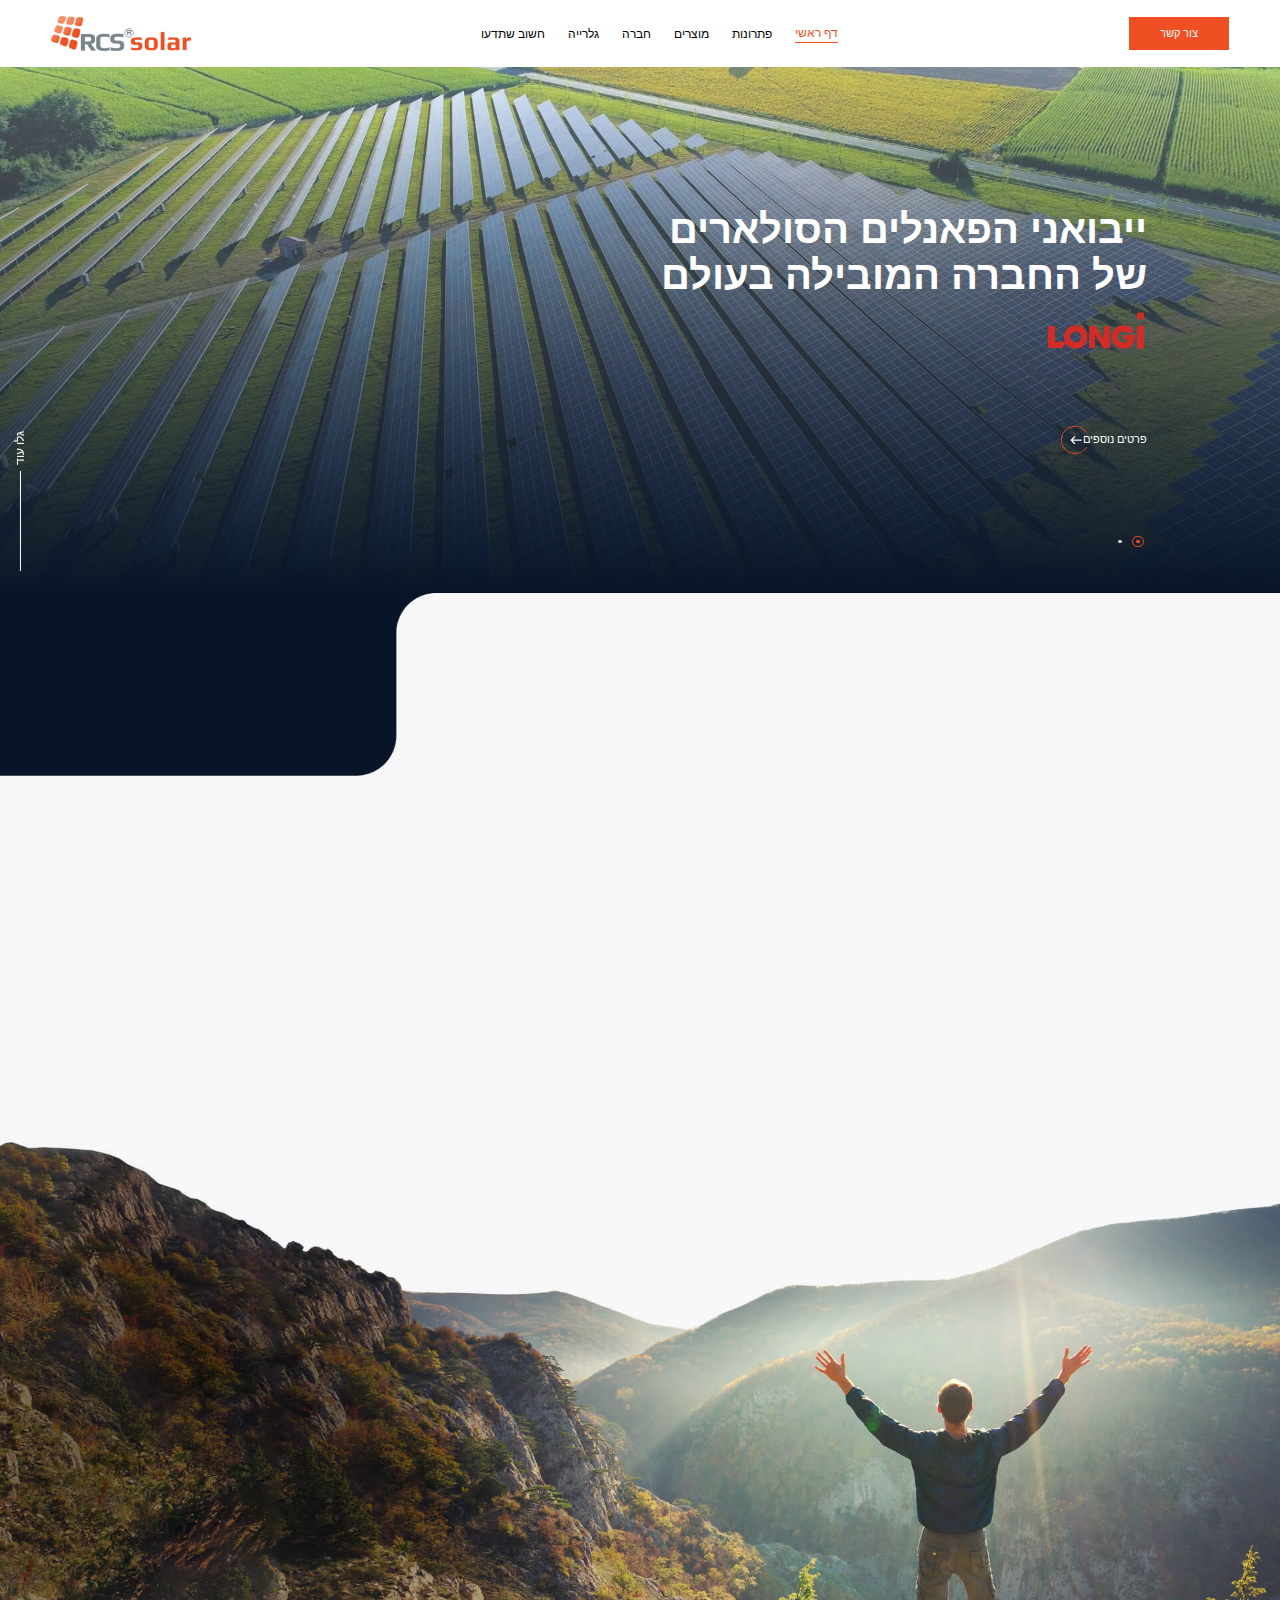
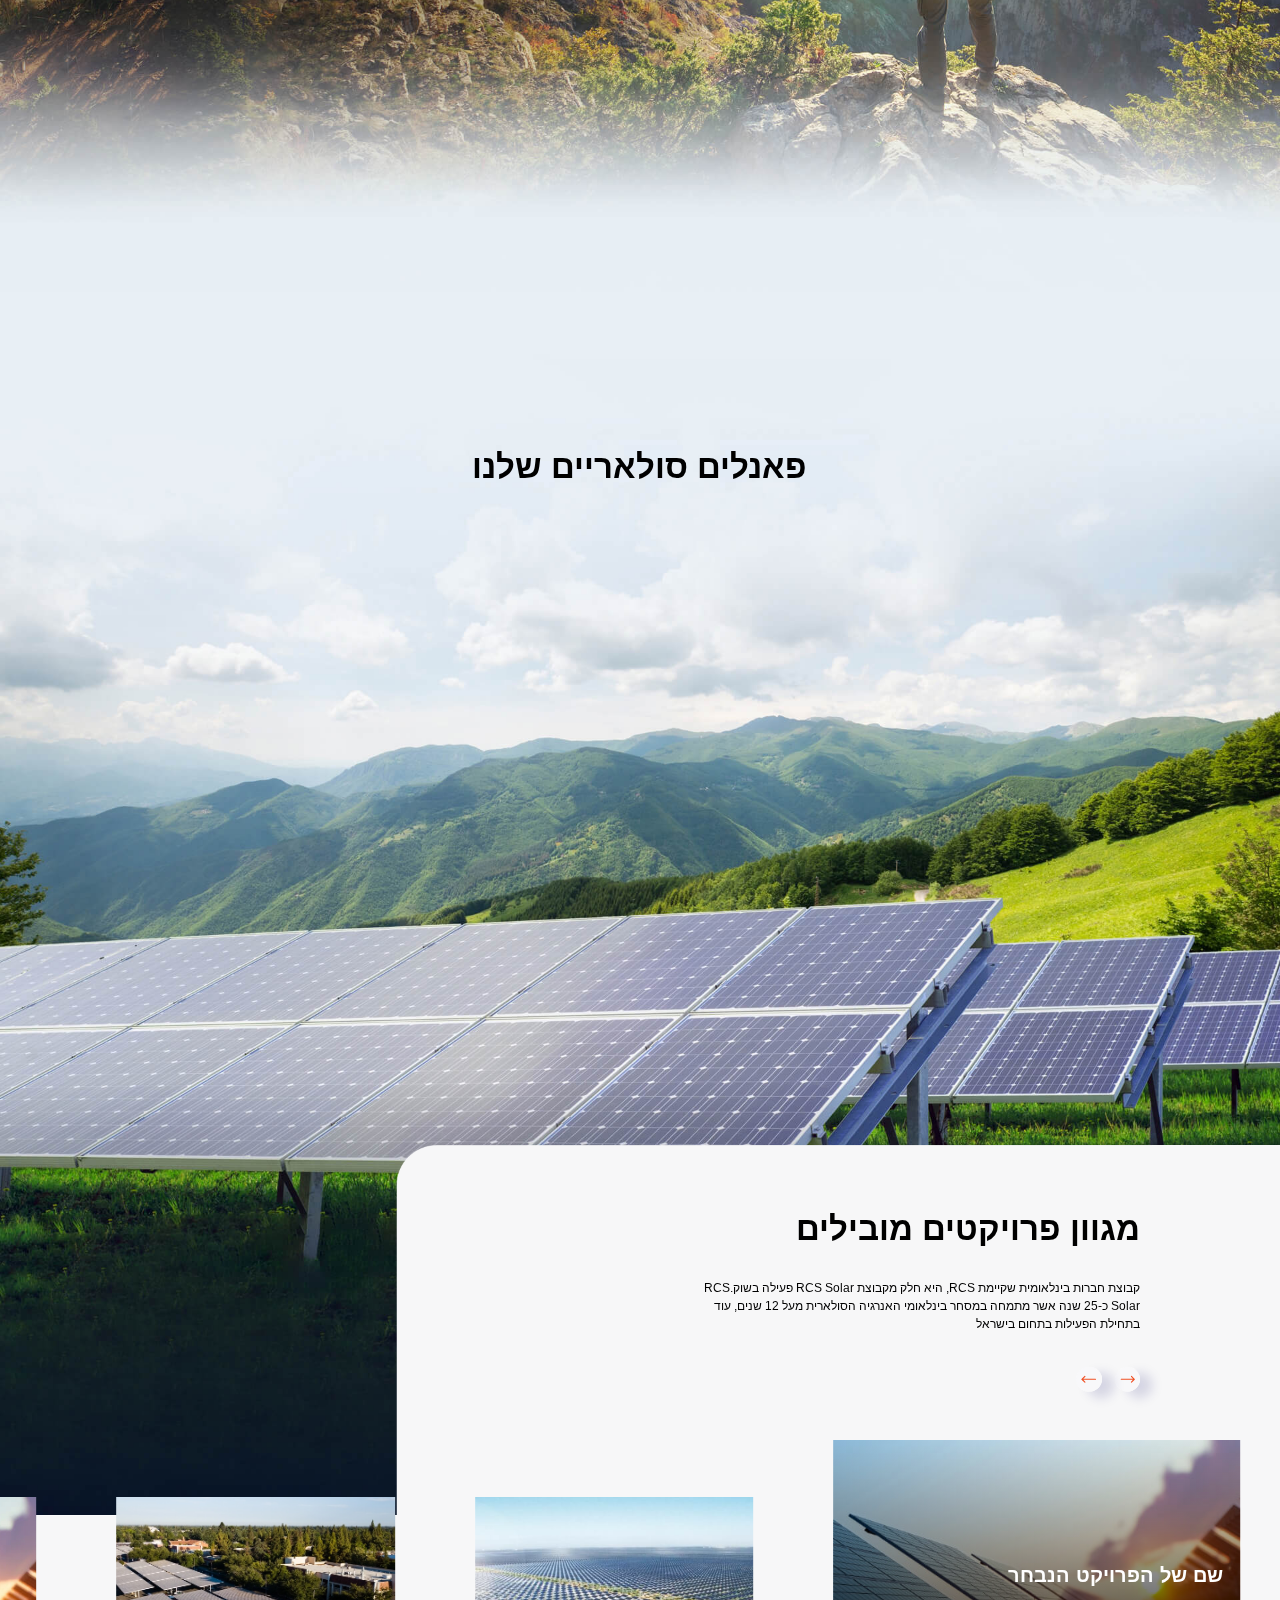
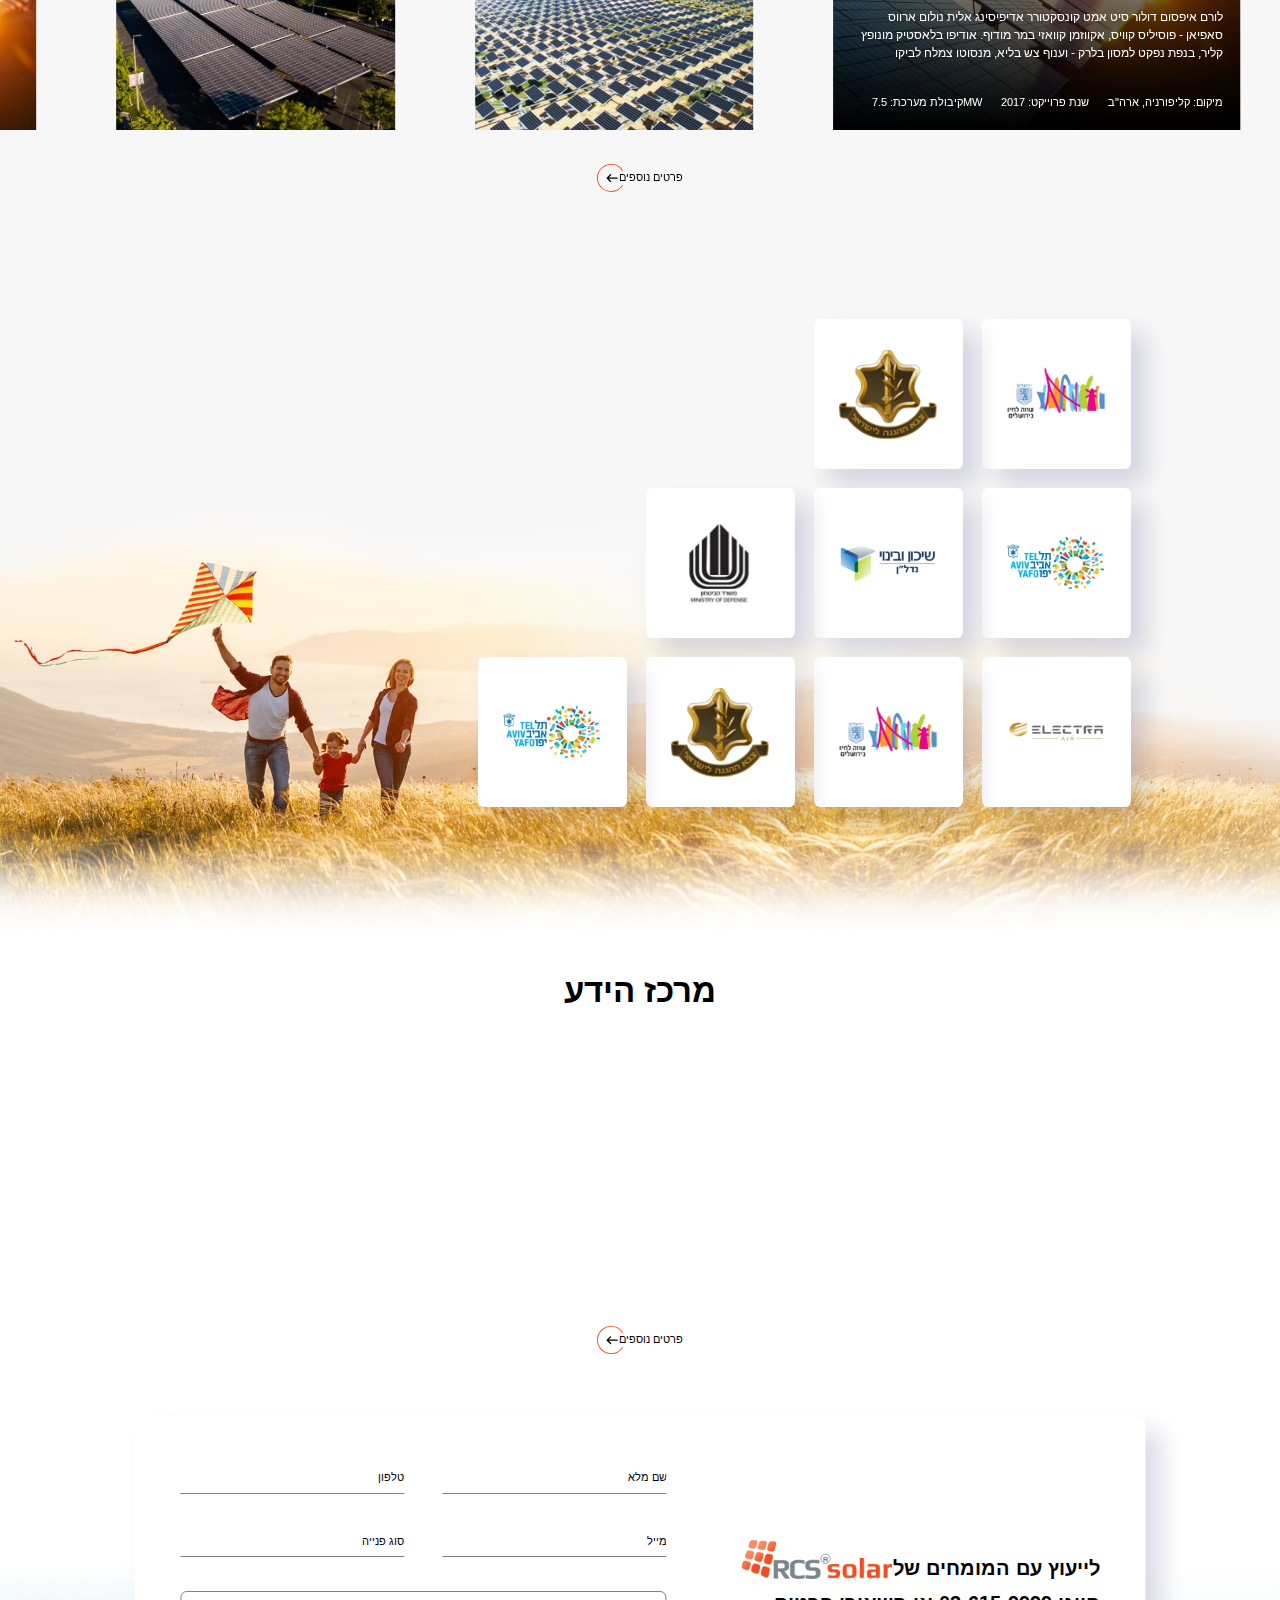
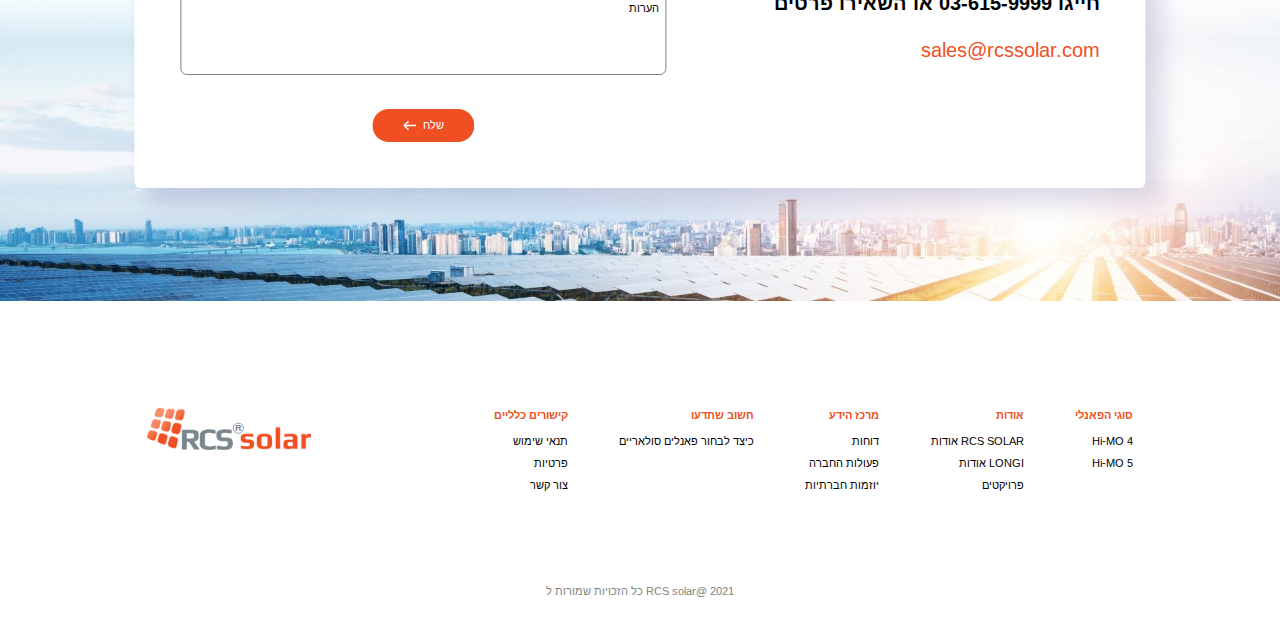
<file: index.html>
<!DOCTYPE html>
<html lang="he-IL" dir="rtl">

<head>
  <!-- Meta -->
  <meta charset="UTF-8">
  <meta name="viewport" content="width=device-width, initial-scale=1.0">
  <meta name="description" content="RCS - Solar">
  <title>RCS - Solar</title>

  <!-- Font -->
  <link rel="preconnect" href="https://fonts.googleapis.com">
  <link rel="preconnect" href="https://fonts.gstatic.com" crossorigin>
  <link href="https://fonts.googleapis.com/css2?family=Arimo:wght@400;700&display=swap" rel="stylesheet">

  <!-- Style (Vendor) -->
  <link rel="stylesheet" href="css/swiper-bundle.min.css">
  <link rel="stylesheet" href="css/aos.css">
  <link rel="stylesheet" href="css/elevate-framework.css">

  <!-- Style -->
  <link rel="stylesheet" href="css/style.css">

  <!-- Favicon -->
  <link rel="icon" href="img/favicon.png">
</head>

<body class="homepage">

  <!-- Header -->
  <header class="header">
    <div class="container">
      <!-- Contact -->
      <div class="header-contact">
        <a href="#" class="btn btn-primary">צור קשר</a>
      </div>
      <!-- Hamburger -->
      <div class="header-hamburger d-mobile">
        <a href="#">
          <img src="img/icons/hamburger.svg" alt="rcs-icon">
        </a>
      </div>
      <!-- Links -->
      <div class="header-links">
        <!-- Accordion -->
        <div class="accordion">
          <!-- Collapsible -->
          <div class="collapsible">
            <!-- Toggler -->
            <div class="collapse-toggler f-d-18 f-m-32 active">
              דף ראשי
              <div class="d-mobile">
                <img src="img/icons/chevron-down-white.svg" alt="rcs-solar-img">
              </div>
            </div>
            <!-- Collapse -->
            <div class="collapse">
              <div>
                <ul class="f-d-18 f-m-30">
                  <!-- Item -->
                  <li>
                    <a href="#">דף רף ראשי</a>
                  </li>
                  <!-- Item -->
                  <li>
                    <a href="#">דף רף ראשי</a>
                  </li>
                </ul>
              </div>
            </div>
          </div>
          <!-- Collapsible -->
          <div class="collapsible">
            <!-- Toggler -->
            <div class="collapse-toggler f-d-18 f-m-32">
              פתרונות
              <div class="d-mobile">
                <img src="img/icons/chevron-down-white.svg" alt="rcs-solar-img">
              </div>
            </div>
            <!-- Collapse -->
            <div class="collapse">
              <div>
                <ul class="f-d-18 f-m-30">
                  <!-- Item -->
                  <li>
                    <a href="#">דף רף ראשי</a>
                  </li>
                  <!-- Item -->
                  <li>
                    <a href="#">דף רף ראשי</a>
                  </li>
                </ul>
              </div>
            </div>
          </div>
          <!-- Collapsible -->
          <div class="collapsible">
            <!-- Toggler -->
            <div class="collapse-toggler f-d-18 f-m-32">
              מוצרים
              <div class="d-mobile">
                <img src="img/icons/chevron-down-white.svg" alt="rcs-solar-img">
              </div>
            </div>
            <!-- Collapse -->
            <div class="collapse">
              <div>
                <ul class="f-d-18 f-m-30">
                  <!-- Item -->
                  <li>
                    <a href="#">דף רף ראשי</a>
                  </li>
                  <!-- Item -->
                  <li>
                    <a href="#">דף רף ראשי</a>
                  </li>
                </ul>
              </div>
            </div>
          </div>
          <!-- Collapsible -->
          <div class="collapsible">
            <!-- Toggler -->
            <div class="collapse-toggler f-d-18 f-m-32">
              חברה
              <div class="d-mobile">
                <img src="img/icons/chevron-down-white.svg" alt="rcs-solar-img">
              </div>
            </div>
            <!-- Collapse -->
            <div class="collapse">
              <div>
                <ul class="f-d-18 f-m-30">
                  <!-- Item -->
                  <li>
                    <a href="#">דף רף ראשי</a>
                  </li>
                  <!-- Item -->
                  <li>
                    <a href="#">דף רף ראשי</a>
                  </li>
                </ul>
              </div>
            </div>
          </div>
          <!-- Collapsible -->
          <div class="collapsible">
            <!-- Toggler -->
            <div class="collapse-toggler f-d-18 f-m-32">
              גלרייה
              <div class="d-mobile">
                <img src="img/icons/chevron-down-white.svg" alt="rcs-solar-img">
              </div>
            </div>
            <!-- Collapse -->
            <div class="collapse">
              <div>
                <ul class="f-d-18 f-m-30">
                  <!-- Item -->
                  <li>
                    <a href="#">דף רף ראשי</a>
                  </li>
                  <!-- Item -->
                  <li>
                    <a href="#">דף רף ראשי</a>
                  </li>
                </ul>
              </div>
            </div>
          </div>
          <!-- Collapsible -->
          <div class="collapsible">
            <!-- Toggler -->
            <div class="collapse-toggler f-d-18 f-m-32">
              חשוב שתדעו
              <div class="d-mobile">
                <img src="img/icons/chevron-down-white.svg" alt="rcs-solar-img">
              </div>
            </div>
            <!-- Collapse -->
            <div class="collapse">
              <div>
                <ul class="f-d-18 f-m-30">
                  <!-- Item -->
                  <li>
                    <a href="#">דף רף ראשי</a>
                  </li>
                  <!-- Item -->
                  <li>
                    <a href="#">דף רף ראשי</a>
                  </li>
                </ul>
              </div>
            </div>
          </div>
        </div>
      </div>
      <!-- Logo -->
      <div class="logo">
        <a href="#">
          <img src="img/global/logo.svg" alt="rcs-logo">
        </a>
      </div>
    </div>
  </header>

  <!-- Banner -->
  <div class="banner banner-slider">
    <div class="container">
      <!-- Slider -->
      <div class="swiper">
        <div class="swiper-wrapper">
          <!-- Slide -->
          <div class="swiper-slide">
            <!-- Text -->
            <div class="text">
              <h1 class="f-d-60 f-m-60">
                ייבואני הפאנלים הסולארים
                של החברה המובילה בעולם
              </h1>
              <div class="logo">
                <img src="img/logos/logo-1.svg" alt="rcs-solar-img">
              </div>
              <a href="#" class="link f-d-16 f-m-28">
                פרטים נוספים
                <img src="img/icons/arrow-left-circle-white.svg" alt="rcs-solar-img">
              </a>
            </div>
            <!-- Img -->
            <div class="img">
              <picture>
                <source media="(min-width:1024px)" srcset="img/home/banner.jpg">
                <img src="img/home/banner-mobile.jpg" alt="rcs-solar-img">
              </picture>
            </div>
          </div>
          <!-- Slide -->
          <div class="swiper-slide">
            <!-- Text -->
            <div class="text">
              <h1 class="f-d-60 f-m-60">
                ייבואני הסולארים
                של החברה בעולם
              </h1>
              <div class="logo">
                <img src="img/logos/logo-1.svg" alt="rcs-solar-img">
              </div>
              <a href="#" class="link f-d-16 f-m-28">
                פרטים נוספים
                <img src="img/icons/arrow-left-circle-white.svg" alt="rcs-solar-img">
              </a>
            </div>
            <!-- Img -->
            <div class="img">
              <video src="video/video.mp4" type="video/mp4" frameborder="0" loop autoplay muted playsinline></video>
            </div>
          </div>
        </div>
        <div class="swiper-pagination"></div>
      </div>
      <!-- Scroll -->
      <div class="scroll">
        <a href="#">
          <p class="f-d-18 f-m-24">גלו עוד</p>
          <span class="line"></span>
        </a>
      </div>
    </div>
  </div>

  <!-- Home Benefits -->
  <div class="home-benefits">
    <!-- Bg -->
    <div class="bg">
      <picture>
        <source media="(min-width:1024px)" srcset="img/home/benefits-bg.jpg">
        <img src="img/home/benefits-bg-mobile.jpg" alt="rcs-solar-img">
      </picture>
    </div>
    <div class="container">
      <!-- Text -->
      <div class="text" data-aos="fade-right">
        <div class="logo">
          <img src="img/global/logo.svg" alt="rcs-logo">
        </div>
        <h2 class="f-d-50 f-m-50">יתרונות החברה</h2>
        <p class="subheading f-d-16 f-m-26 bold text-gray">
          <span class="line"></span>
          ?מדוע לעבוד אתנו
        </p>
        <p class="f-d-18 f-m-30">
          .פעילה בשוק האנרגיה הסולארית מעל 12 שנים, עוד בתחילת הפעילות בתחום
          בישראל.RCS Solar קבוצת חברות בינלאומית שקיימת כ-25 שנה אשר מתמחה
          במסחר בינלאומי RCS, היא חלק מקבוצת RCS Solar
        </p>
        <ul>
          <!-- Item -->
          <li>
            <div class="icon">
              <img src="img/icons/icon-1.svg" alt="rcs-icon">
            </div>
            <div>
              <h3 class="f-d-16 f-m-28 text-orange">שנות פעילות</h3>
              <p class="f-d-14 f-m-24"> פעילה בשוק האנרגיה
                הסולארית מעל 12 שנים</p>
            </div>
          </li>
          <!-- Item -->
          <li>
            <div class="icon">
              <img src="img/icons/icon-1.svg" alt="rcs-icon">
            </div>
            <div>
              <h3 class="f-d-16 f-m-28 text-orange">שנות פעילות</h3>
              <p class="f-d-14 f-m-24"> פעילה בשוק האנרגיה
                הסולארית מעל 12 שנים</p>
            </div>
          </li>
          <!-- Item -->
          <li>
            <div class="icon">
              <img src="img/icons/icon-1.svg" alt="rcs-icon">
            </div>
            <div>
              <h3 class="f-d-16 f-m-28 text-orange">שנות פעילות</h3>
              <p class="f-d-14 f-m-24"> פעילה בשוק האנרגיה
                הסולארית מעל 12 שנים</p>
            </div>
          </li>
          <!-- Item -->
          <li>
            <div class="icon">
              <img src="img/icons/icon-1.svg" alt="rcs-icon">
            </div>
            <div>
              <h3 class="f-d-16 f-m-28 text-orange">שנות פעילות</h3>
              <p class="f-d-14 f-m-24"> פעילה בשוק האנרגיה
                הסולארית מעל 12 שנים</p>
            </div>
          </li>
          <!-- Item -->
          <li>
            <div class="icon">
              <img src="img/icons/icon-1.svg" alt="rcs-icon">
            </div>
            <div>
              <h3 class="f-d-16 f-m-28 text-orange">שנות פעילות</h3>
              <p class="f-d-14 f-m-24"> פעילה בשוק האנרגיה
                הסולארית מעל 12 שנים</p>
            </div>
          </li>
          <!-- Item -->
          <li>
            <div class="icon">
              <img src="img/icons/icon-1.svg" alt="rcs-icon">
            </div>
            <div>
              <h3 class="f-d-16 f-m-28 text-orange">שנות פעילות</h3>
              <p class="f-d-14 f-m-24"> פעילה בשוק האנרגיה
                הסולארית מעל 12 שנים</p>
            </div>
          </li>
        </ul>
      </div>
      <!-- Img -->
      <div class="img" data-aos="fade-left">
        <!-- Slider -->
        <div class="swiper">
          <div class="swiper-wrapper">
            <!-- Slide -->
            <div class="swiper-slide">
              <img src="img/home/benefits-img.jpg" alt="rcs-solar-img">
            </div>
            <!-- Slide -->
            <div class="swiper-slide">
              <img src="img/home/benefits-img.jpg" alt="rcs-solar-img">
            </div>
            <!-- Slide -->
            <div class="swiper-slide">
              <img src="img/home/benefits-img.jpg" alt="rcs-solar-img">
            </div>
            <!-- Slide -->
            <div class="swiper-slide">
              <img src="img/home/benefits-img.jpg" alt="rcs-solar-img">
            </div>
          </div>
        </div>
        <div class="swiper-pagination"></div>
      </div>
    </div>
  </div>

  <!-- Home Features -->
  <div class="home-features" id="homeFeatures">
    <div class="container">
      <!-- Text -->
      <div class="text" data-aos="fade-left" data-aos-anchor="#homeFeatures">
        <div class="logo">
          <img src="img/logos/logo-1.svg" alt="rcs-solar-img">
        </div>
        <h2 class="f-d-50 f-m-50">מצוינות עם קבלות</h2>
        <p class="subheading f-d-16 f-m-26 bold text-gray">
          <span class="line"></span>
          ‏1 של בלומברג Tier-מובילה בדו"ח
        </p>
        <p class="f-d-18 f-m-30">
          קבוצת חברות בינלאומית שקיימת RCS, היא חלק מקבוצת RCS Solar
          פעילה בשוק.RCS Solar כ-25 שנה אשר מתמחה במסחר בינלאומי
          האנרגיה הסולארית מעל 12 שנים, עוד בתחילת הפעילות בתחום
          .בישראל
          <br><br>
          היא יבואנית בלעדית בישראל של פאנלים סולאריים שזכו RCS Solar
          להיות מדורגים במקומות הראשונים בכל הפרמטרים ומוכרים בכל
          .העולם כ”רולס רויס” בתחום הפאנלים הסולאריים
        </p>
        <a href="#" class="link f-d-16 f-m-28">
          פרטים נוספים
          <img src="img/icons/arrow-left-circle-white.svg" alt="rcs-solar-img" class="d-desktop">
          <img src="img/icons/arrow-left-circle-black.svg" alt="rcs-solar-img" class="d-mobile">
        </a>
      </div>
      <!-- Slider -->
      <div class="swiper" id="homeFeaturesSwiper">
        <div class="swiper-wrapper">
          <!-- Slide -->
          <div class="swiper-slide">
            <div class="card" data-aos="fade-up" data-aos-anchor="#homeFeatures" data-aos-delay="300">
              <img src="img/icons/icon-2.svg" alt="rcs-solar-img">
              <h3 class="f-d-18 f-m-30">יצרנית הפאנלים האמינה
                והאיכותית בעולם</h3>
              <div class="line"></div>
              <p class="f-d-16 f-m-26">חברת המחקר PVEL הכתירה את
                LONGIב-20 תארי "Top Performer
                .במבחני אמינות לפאנלים סולאריים
                לשנת 2020</p>
            </div>
          </div>
          <!-- Slide -->
          <div class="swiper-slide">
            <div class="card" data-aos="fade-up" data-aos-anchor="#homeFeatures" data-aos-delay="400">
              <img src="img/icons/icon-3.svg" alt="rcs-solar-img">
              <h3 class="f-d-18 f-m-30">יצרנית הפאנלים האמינה
                והאיכותית בעולם</h3>
              <div class="line"></div>
              <p class="f-d-16 f-m-26">חברת המחקר PVEL הכתירה את
                LONGIב-20 תארי "Top Performer
                .במבחני אמינות לפאנלים סולאריים
                לשנת 2020</p>
            </div>
          </div>
          <!-- Slide -->
          <div class="swiper-slide">
            <div class="card" data-aos="fade-up" data-aos-anchor="#homeFeatures" data-aos-delay="500">
              <img src="img/icons/icon-4.svg" alt="rcs-solar-img">
              <h3 class="f-d-18 f-m-30">יצרנית הפאנלים האמינה
                והאיכותית בעולם</h3>
              <div class="line"></div>
              <p class="f-d-16 f-m-26">חברת המחקר PVEL הכתירה את
                LONGIב-20 תארי "Top Performer
                .במבחני אמינות לפאנלים סולאריים
                לשנת 2020</p>
            </div>
          </div>
          <!-- Slide -->
          <div class="swiper-slide">
            <div class="card" data-aos="fade-up" data-aos-anchor="#homeFeatures" data-aos-delay="600">
              <img src="img/icons/icon-5.svg" alt="rcs-solar-img">
              <h3 class="f-d-18 f-m-30">יצרנית הפאנלים האמינה
                והאיכותית בעולם</h3>
              <div class="line"></div>
              <p class="f-d-16 f-m-26">חברת המחקר PVEL הכתירה את
                LONGIב-20 תארי "Top Performer
                .במבחני אמינות לפאנלים סולאריים
                לשנת 2020</p>
            </div>
          </div>
        </div>
        <div class="swiper-pagination"></div>
      </div>
    </div>
    <!-- Bg -->
    <div class="bg">
      <picture>
        <source media="(min-width:1024px)" srcset="img/home/features-bg.jpg">
        <img src="img/home/features-bg-mobile.png" alt="rcs-solar-img">
      </picture>
    </div>
  </div>

  <!-- Products Slider -->
  <div class="products-slider">
    <!-- Bg -->
    <div class="bg">
      <picture>
        <source media="(min-width:1024px)" srcset="img/home/products-slider-bg.jpg">
        <img src="img/home/products-slider-bg-mobile.jpg" alt="rcs-solar-img">
      </picture>
    </div>
    <div class="container" id="productSlider">
      <h2 class="f-d-50 f-m-50">פאנלים סולאריים שלנו </h2>
      <div class="swiper">
        <div class="swiper-wrapper">
          <!-- Slide -->
          <div class="swiper-slide">
            <div class="product" data-aos="flip-left" data-aos-anchor="#productSlider">
              <!-- Img -->
              <div class="img">
                <img src="img/global/product-img.jpg" alt="rcs-solar-img">
              </div>
              <!-- Text -->
              <div class="text">
                <h3 class="f-d-40 f-m-50">
                  <div class="num">4</div>
                  Hi-MO
                </h3>
                <p class="f-d-16 f-m-26"> LONGi 4 של Hi-MO מוצרי סדרת
                  הסדרה החדשה והמתקדמת בעולם</p>
                <ul>
                  <!-- Item -->
                  <li>
                    <img src="img/icons/icon-6.jpg" alt="rcs-solar-img">
                    <p class="f-d-16 f-m-24">יעילות גבוהה</p>
                  </li>
                  <!-- Item -->
                  <li>
                    <img src="img/icons/icon-7.jpg" alt="rcs-solar-img">
                    <p class="f-d-16 f-m-24">יעילות גבוהה</p>
                  </li>
                  <!-- Item -->
                  <li>
                    <img src="img/icons/icon-8.jpg" alt="rcs-solar-img">
                    <p class="f-d-16 f-m-24">יעילות גבוהה</p>
                  </li>
                  <!-- Item -->
                  <li>
                    <img src="img/icons/icon-9.jpg" alt="rcs-solar-img">
                    <p class="f-d-16 f-m-24">יעילות גבוהה</p>
                  </li>
                </ul>
                <a href="#" class="link f-d-16 f-m-28">
                  פרטים נוספים
                  <img src="img/icons/arrow-left-circle-black.svg" alt="rcs-solar-img">
                </a>
              </div>
            </div>
          </div>
          <!-- Slide -->
          <div class="swiper-slide">
            <div class="product" data-aos="flip-left" data-aos-delay="200" data-aos-anchor="#productSlider">
              <!-- Img -->
              <div class="img">
                <img src="img/global/product-img.jpg" alt="rcs-solar-img">
              </div>
              <!-- Text -->
              <div class="text">
                <h3 class="f-d-40 f-m-50">
                  <div class="num">5</div>
                  Hi-MO
                </h3>
                <p class="f-d-16 f-m-26"> LONGi 4 של Hi-MO מוצרי סדרת
                  הסדרה החדשה והמתקדמת בעולם</p>
                <ul>
                  <!-- Item -->
                  <li>
                    <img src="img/icons/icon-6.jpg" alt="rcs-solar-img">
                    <p class="f-d-16 f-m-24">יעילות גבוהה</p>
                  </li>
                  <!-- Item -->
                  <li>
                    <img src="img/icons/icon-7.jpg" alt="rcs-solar-img">
                    <p class="f-d-16 f-m-24">יעילות גבוהה</p>
                  </li>
                  <!-- Item -->
                  <li>
                    <img src="img/icons/icon-8.jpg" alt="rcs-solar-img">
                    <p class="f-d-16 f-m-24">יעילות גבוהה</p>
                  </li>
                  <!-- Item -->
                  <li>
                    <img src="img/icons/icon-9.jpg" alt="rcs-solar-img">
                    <p class="f-d-16 f-m-24">יעילות גבוהה</p>
                  </li>
                </ul>
                <a href="#" class="link f-d-16 f-m-28">
                  פרטים נוספים
                  <img src="img/icons/arrow-left-circle-black.svg" alt="rcs-solar-img">
                </a>
              </div>
            </div>
          </div>
          <!-- Slide -->
          <div class="swiper-slide">
            <div class="product" data-aos="flip-left" data-aos-delay="400" data-aos-anchor="#productSlider">
              <!-- Img -->
              <div class="img">
                <img src="img/global/product-img.jpg" alt="rcs-solar-img">
              </div>
              <!-- Text -->
              <div class="text">
                <h3 class="f-d-40 f-m-50">
                  <div class="num">N</div>
                  Hi-MO
                </h3>
                <p class="f-d-16 f-m-26"> LONGi 4 של Hi-MO מוצרי סדרת
                  הסדרה החדשה והמתקדמת בעולם</p>
                <ul>
                  <!-- Item -->
                  <li>
                    <img src="img/icons/icon-6.jpg" alt="rcs-solar-img">
                    <p class="f-d-16 f-m-24">יעילות גבוהה</p>
                  </li>
                  <!-- Item -->
                  <li>
                    <img src="img/icons/icon-7.jpg" alt="rcs-solar-img">
                    <p class="f-d-16 f-m-24">יעילות גבוהה</p>
                  </li>
                  <!-- Item -->
                  <li>
                    <img src="img/icons/icon-8.jpg" alt="rcs-solar-img">
                    <p class="f-d-16 f-m-24">יעילות גבוהה</p>
                  </li>
                  <!-- Item -->
                  <li>
                    <img src="img/icons/icon-9.jpg" alt="rcs-solar-img">
                    <p class="f-d-16 f-m-24">יעילות גבוהה</p>
                  </li>
                </ul>
                <a href="#" class="link f-d-16 f-m-28">
                  פרטים נוספים
                  <img src="img/icons/arrow-left-circle-black.svg" alt="rcs-solar-img">
                </a>
              </div>
            </div>
          </div>
        </div>
        <div class="swiper-pagination"></div>
      </div>
    </div>
  </div>

  <!-- Projects Slider -->
  <div class="projects-slider">
    <!-- Bg -->
    <div class="bg">
      <picture>
        <source media="(min-width:1024px)" srcset="img/home/projects-slider-bg.png">
        <img src="img/home/projects-slider-bg-mobile.png" alt="rcs-solar-img">
      </picture>
    </div>
    <div class="container">
      <!-- Text -->
      <div class="text">
        <h2 class="f-d-50 f-m-50" data-aos="fade-left" data-aos-anchor="#projectsSlider">מגוון פרויקטים מובילים</h2>
        <p class="f-d-18 f-m-30" data-aos="fade-left" data-aos-anchor="#projectsSlider"> קבוצת חברות בינלאומית שקיימת
          RCS, היא חלק מקבוצת RCS Solar פעילה בשוק.RCS
          Solar כ-25 שנה אשר מתמחה במסחר בינלאומי האנרגיה הסולארית מעל 12 שנים, עוד
          בתחילת הפעילות בתחום בישראל</p>
        <div class="arrows" data-aos="fade-left" data-aos-anchor="#projectsSlider">
          <div class="right">
            <img src="img/icons/arrow-right.svg" alt="rcs-solar-img">
          </div>
          <div class="left">
            <img src="img/icons/arrow-left.svg" alt="rcs-solar-img">
          </div>
        </div>
      </div>
      <!-- Slider -->
      <div class="slider">
        <div class="swiper">
          <div class="swiper-wrapper">
            <!-- Slide -->
            <div class="swiper-slide">
              <div class="project">
                <!-- Img -->
                <div class="project-img">
                  <img src="img/home/project-img-1.jpg" alt="rcs-solar-img">
                </div>
                <!-- Text -->
                <div class="project-text">
                  <h3 class="f-d-30 f-m-38">שם של הפרויקט הנבחר</h3>
                  <p class="f-d-18 f-m-26">לורם איפסום דולור סיט אמט קונסקטורר אדיפיסינג אלית נולום ארווס סאפיאן -
                    פוסיליס קוויס, אקווזמן קוואזי במר מודוף. אודיפו בלאסטיק מונופץ קליר, בנפת נפקט למסון בלרק - וענוף צש
                    בליא, מנסוטו צמלח לביקו</p>
                  <ul class="f-d-16 f-m-26">
                    <li>
                      מיקום: קליפורניה, ארה"ב
                    </li>
                    <li>
                      שנת פרוייקט: 2017
                    </li>
                    <li>
                      MWקיבולת מערכת: 7.5
                    </li>
                  </ul>
                </div>
              </div>
            </div>
            <!-- Slide -->
            <div class="swiper-slide">
              <div class="project">
                <!-- Img -->
                <div class="project-img">
                  <img src="img/home/project-img-2.jpg" alt="rcs-solar-img">
                </div>
                <!-- Text -->
                <div class="project-text">
                  <h3 class="f-d-30 f-m-38">שם של הפרויקט הנבחר</h3>
                  <p class="f-d-18 f-m-26">לורם איפסום דולור סיט אמט קונסקטורר אדיפיסינג אלית נולום ארווס סאפיאן -
                    פוסיליס קוויס, אקווזמן קוואזי במר מודוף. אודיפו בלאסטיק מונופץ קליר, בנפת נפקט למסון בלרק - וענוף צש
                    בליא, מנסוטו צמלח לביקו</p>
                  <ul class="f-d-16 f-m-26">
                    <li>
                      מיקום: קליפורניה, ארה"ב
                    </li>
                    <li>
                      שנת פרוייקט: 2017
                    </li>
                    <li>
                      MWקיבולת מערכת: 7.5
                    </li>
                  </ul>
                </div>
              </div>
            </div>
            <!-- Slide -->
            <div class="swiper-slide">
              <div class="project">
                <!-- Img -->
                <div class="project-img">
                  <img src="img/home/project-img-3.jpg" alt="rcs-solar-img">
                </div>
                <!-- Text -->
                <div class="project-text">
                  <h3 class="f-d-30 f-m-38">שם של הפרויקט הנבחר</h3>
                  <p class="f-d-18 f-m-26">לורם איפסום דולור סיט אמט קונסקטורר אדיפיסינג אלית נולום ארווס סאפיאן -
                    פוסיליס קוויס, אקווזמן קוואזי במר מודוף. אודיפו בלאסטיק מונופץ קליר, בנפת נפקט למסון בלרק - וענוף צש
                    בליא, מנסוטו צמלח לביקו</p>
                  <ul class="f-d-16 f-m-26">
                    <li>
                      מיקום: קליפורניה, ארה"ב
                    </li>
                    <li>
                      שנת פרוייקט: 2017
                    </li>
                    <li>
                      MWקיבולת מערכת: 7.5
                    </li>
                  </ul>
                </div>
              </div>
            </div>
            <!-- Slide -->
            <div class="swiper-slide">
              <div class="project">
                <!-- Img -->
                <div class="project-img">
                  <img src="img/home/project-img-4.jpg" alt="rcs-solar-img">
                </div>
                <!-- Text -->
                <div class="project-text">
                  <h3 class="f-d-30 f-m-38">שם של הפרויקט הנבחר</h3>
                  <p class="f-d-18 f-m-26">לורם איפסום דולור סיט אמט קונסקטורר אדיפיסינג אלית נולום ארווס סאפיאן -
                    פוסיליס קוויס, אקווזמן קוואזי במר מודוף. אודיפו בלאסטיק מונופץ קליר, בנפת נפקט למסון בלרק - וענוף צש
                    בליא, מנסוטו צמלח לביקו</p>
                  <ul class="f-d-16 f-m-26">
                    <li>
                      מיקום: קליפורניה, ארה"ב
                    </li>
                    <li>
                      שנת פרוייקט: 2017
                    </li>
                    <li>
                      MWקיבולת מערכת: 7.5
                    </li>
                  </ul>
                </div>
              </div>
            </div>
          </div>
          <div class="swiper-pagination d-mobile"></div>
        </div>
      </div>
      <!-- Link -->
      <div class="text-center">
        <a href="#" class="link f-d-16 f-m-28">
          פרטים נוספים
          <img src="img/icons/arrow-left-circle-black.svg" alt="rcs-solar-img">
        </a>
      </div>
    </div>
  </div>

  <!-- Home Clients -->
  <div class="home-clients">
    <div class="container">
      <!-- Text -->
      <div class="text" data-aos="fade-left">
        <div class="logo">
          <img src="img/global/logo.svg" alt="rcs-logo">
        </div>
        <h2 class="f-d-40 f-m-50">פאנלים סולאריים המשווקים
          על ידי מותקנים בפרויקטים רבים</h2>
        <p class="f-d-18 f-m-30">נסיונה ארוך השנים של RCS Solar בתחום, מעמדה כחברה מובילה ושותפותה עם החברות המובילות
          בעולם, מעניק לה נקודת פתיחה משמעותית עם האצת תחום האנרגיה המתחדשת בעולם כולו ובישראל בפרט</p>
      </div>
      <!-- Slider -->
      <div class="slider">
        <div class="swiper">
          <div class="swiper-wrapper">
            <!-- Slide -->
            <div class="swiper-slide">
              <div>
                <img src="img/logos/logo-2.jpg" alt="rcs-solar-img">
              </div>
            </div>
            <!-- Slide -->
            <div class="swiper-slide">
              <div>
                <img src="img/logos/logo-3.jpg" alt="rcs-solar-img">
              </div>
            </div>
            <!-- Slide -->
            <div class="swiper-slide">
              <div>
                <img src="img/logos/logo-4.jpg" alt="rcs-solar-img">
              </div>
            </div>
            <!-- Slide -->
            <div class="swiper-slide">
              <div>
                <img src="img/logos/logo-5.jpg" alt="rcs-solar-img">
              </div>
            </div>
            <!-- Slide -->
            <div class="swiper-slide">
              <div>
                <img src="img/logos/logo-6.jpg" alt="rcs-solar-img">
              </div>
            </div>
            <!-- Slide -->
            <div class="swiper-slide">
              <div>
                <img src="img/logos/logo-7.jpg" alt="rcs-solar-img">
              </div>
            </div>
            <!-- Slide -->
            <div class="swiper-slide">
              <div>
                <img src="img/logos/logo-2.jpg" alt="rcs-solar-img">
              </div>
            </div>
            <!-- Slide -->
            <div class="swiper-slide">
              <div>
                <img src="img/logos/logo-3.jpg" alt="rcs-solar-img">
              </div>
            </div>
            <!-- Slide -->
            <div class="swiper-slide">
              <div>
                <img src="img/logos/logo-4.jpg" alt="rcs-solar-img">
              </div>
            </div>
          </div>
        </div>
      </div>
    </div>
    <!-- Bg -->
    <div class="bg">
      <picture>
        <source media="(min-width:1024px)" srcset="img/home/clients-bg.jpg">
        <img src="img/home/clients-bg-mobile.jpg" alt="rcs-solar-img">
      </picture>
    </div>
  </div>

  <!-- Posts Slider -->
  <div class="posts-slider">
    <div class="container">
      <h2 class="f-d-50 f-m-50">מרכז הידע</h2>
      <!-- Slider -->
      <div class="swiper">
        <div class="swiper-wrapper">
          <!-- Slide -->
          <div class="swiper-slide">
            <div class="card" data-aos="fade-up">
              <!-- Img -->
              <div class="img">
                <img src="img/home/post-img-1.jpg" alt="rcs-solar-img">
              </div>
              <!-- Text -->
              <div class="text">
                <h3 class="f-d-18 f-m-30 text-orange">פעולות החברה</h3>
                <p class="f-d-16 f-m-26">RCS Solar מייבאת פאנלים סולאריים לישראל</p>
                <a href="#" class="f-d-14 f-m-26 medium text-orange">
                  המשך קריאה
                  <img src="img/icons/arrow-left-orange.svg" alt="rcs-solar-img">
                </a>
              </div>
            </div>
          </div>
          <!-- Slide -->
          <div class="swiper-slide">
            <div class="card" data-aos="fade-up" data-aos-delay="100">
              <!-- Img -->
              <div class="img">
                <img src="img/home/post-img-2.jpg" alt="rcs-solar-img">
              </div>
              <!-- Text -->
              <div class="text">
                <h3 class="f-d-18 f-m-30 text-orange">פעולות החברה</h3>
                <p class="f-d-16 f-m-26">RCS Solar מייבאת פאנלים סולאריים לישראל</p>
                <a href="#" class="f-d-14 f-m-26 medium text-orange">
                  המשך קריאה
                  <img src="img/icons/arrow-left-orange.svg" alt="rcs-solar-img">
                </a>
              </div>
            </div>
          </div>
          <!-- Slide -->
          <div class="swiper-slide">
            <div class="card" data-aos="fade-up" data-aos-delay="200">
              <!-- Img -->
              <div class="img">
                <img src="img/home/post-img-3.jpg" alt="rcs-solar-img">
              </div>
              <!-- Text -->
              <div class="text">
                <h3 class="f-d-18 f-m-30 text-orange">פעולות החברה</h3>
                <p class="f-d-16 f-m-26">RCS Solar מייבאת פאנלים סולאריים לישראל</p>
                <a href="#" class="f-d-14 f-m-26 medium text-orange">
                  המשך קריאה
                  <img src="img/icons/arrow-left-orange.svg" alt="rcs-solar-img">
                </a>
              </div>
            </div>
          </div>
          <!-- Slide -->
          <div class="swiper-slide">
            <div class="card" data-aos="fade-up" data-aos-delay="300">
              <!-- Img -->
              <div class="img">
                <img src="img/home/post-img-4.jpg" alt="rcs-solar-img">
              </div>
              <!-- Text -->
              <div class="text">
                <h3 class="f-d-18 f-m-30 text-orange">פעולות החברה</h3>
                <p class="f-d-16 f-m-26">RCS Solar מייבאת פאנלים סולאריים לישראל</p>
                <a href="#" class="f-d-14 f-m-26 medium text-orange">
                  המשך קריאה
                  <img src="img/icons/arrow-left-orange.svg" alt="rcs-solar-img">
                </a>
              </div>
            </div>
          </div>
        </div>
      </div>
      <!-- Link -->
      <div class="text-center">
        <a href="#" class="link f-d-16 f-m-28">
          פרטים נוספים
          <img src="img/icons/arrow-left-circle-black.svg" alt="rcs-solar-img">
        </a>
      </div>
    </div>
  </div>

  <!-- Contact Form -->
  <div class="contact-form">
    <div class="container">
      <!-- Text -->
      <div class="text">
        <div class="row">
          <div class="col">
            <h2 class="f-d-30 f-m-42">לייעוץ עם המומחים של</h2>
          </div>
          <div class="col">
            <img src="img/global/logo.svg" alt="rcs-logo">
          </div>
        </div>
        <h3 class="f-d-30 f-m-42">חייגו 03-615-9999 או השאירו פרטים</h3>
        <a href="#" class="f-d-30 f-m-42 text-orange">sales@rcssolar.com</a>
      </div>
      <!-- Form -->
      <div class="form">
        <form>
          <!-- Row -->
          <div class="row">
            <div class="col">
              <input type="text" placeholder="שם מלא">
            </div>
            <div class="col">
              <input type="text" placeholder="טלפון">
            </div>
          </div>
          <!-- Row -->
          <div class="row">
            <div class="col">
              <input type="text" placeholder="מייל">
            </div>
            <div class="col">
              <input type="text" placeholder="סוג פנייה">
            </div>
          </div>
          <!-- Row -->
          <div class="row">
            <textarea rows="4" placeholder="הערות"></textarea>
          </div>
          <!-- Row -->
          <div class="row">
            <button type="submit" class="btn btn-primary rounded">שלח <img src="img/icons/arrow-left-white.svg"
                alt="rcs-solar-img"></button>
          </div>
        </form>
      </div>
    </div>
    <!-- Bg -->
    <div class="bg">
      <picture>
        <source media="(min-width:1024px)" srcset="img/global/contact-bg.jpg">
        <img src="img/global/contact-bg-mobile.jpg" alt="rcs-solar-img">
      </picture>
    </div>
  </div>

  <!-- Footer -->
  <footer class="footer">
    <div class="container">
      <!-- Top -->
      <div class="footer-top">
        <!-- Links -->
        <div class="links">
          <!-- Accordion -->
          <div class="accordion">
            <!-- Collapsible -->
            <div class="collapsible">
              <!-- Toggler -->
              <div class="collapse-toggler f-d-16 f-m-32 text-orange">
                סוגי הפאנלי
                <img src="img/icons/chevron-down.svg" alt="rcs-icon" class="d-mobile">
              </div>
              <!-- Collapse -->
              <div class="collapse">
                <div>
                  <ul class="f-d-16 f-m-30">
                    <!-- Item -->
                    <li>
                      <a href="#">Hi-MO 4</a>
                    </li>
                    <!-- Item -->
                    <li>
                      <a href="#">Hi-MO 5</a>
                    </li>
                  </ul>
                </div>
              </div>
            </div>
            <!-- Collapsible -->
            <div class="collapsible">
              <!-- Toggler -->
              <div class="collapse-toggler f-d-16 f-m-32 text-orange">
                אודות
                <img src="img/icons/chevron-down.svg" alt="rcs-icon" class="d-mobile">
              </div>
              <!-- Collapse -->
              <div class="collapse">
                <div>
                  <ul class="f-d-16 f-m-30">
                    <!-- Item -->
                    <li>
                      <a href="#">RCS SOLAR אודות </a>
                    </li>
                    <!-- Item -->
                    <li>
                      <a href="#">LONGI אודות </a>
                    </li>
                    <!-- Item -->
                    <li>
                      <a href="#">פרויקטים</a>
                    </li>
                  </ul>
                </div>
              </div>
            </div>
            <!-- Collapsible -->
            <div class="collapsible">
              <!-- Toggler -->
              <div class="collapse-toggler f-d-16 f-m-32 text-orange">
                מרכז הידע
                <img src="img/icons/chevron-down.svg" alt="rcs-icon" class="d-mobile">
              </div>
              <!-- Collapse -->
              <div class="collapse">
                <div>
                  <ul class="f-d-16 f-m-30">
                    <!-- Item -->
                    <li>
                      <a href="#">דוחות</a>
                    </li>
                    <!-- Item -->
                    <li>
                      <a href="#">פעולות החברה</a>
                    </li>
                    <!-- Item -->
                    <li>
                      <a href="#">יוזמות חברתיות</a>
                    </li>
                  </ul>
                </div>
              </div>
            </div>
            <!-- Collapsible -->
            <div class="collapsible">
              <!-- Toggler -->
              <div class="collapse-toggler f-d-16 f-m-32 text-orange">
                חשוב שתדעו
                <img src="img/icons/chevron-down.svg" alt="rcs-icon" class="d-mobile">
              </div>
              <!-- Collapse -->
              <div class="collapse">
                <div>
                  <ul class="f-d-16 f-m-30">
                    <!-- Item -->
                    <li>
                      <a href="#">כיצד לבחור פאנלים סולאריים</a>
                    </li>
                  </ul>
                </div>
              </div>
            </div>
            <!-- Collapsible -->
            <div class="collapsible">
              <!-- Toggler -->
              <div class="collapse-toggler f-d-16 f-m-32 text-orange">
                קישורים כלליים
                <img src="img/icons/chevron-down.svg" alt="rcs-icon" class="d-mobile">
              </div>
              <!-- Collapse -->
              <div class="collapse">
                <div>
                  <ul class="f-d-16 f-m-30">
                    <!-- Item -->
                    <li>
                      <a href="#">תנאי שימוש</a>
                    </li>
                    <!-- Item -->
                    <li>
                      <a href="#">פרטיות</a>
                    </li>
                    <!-- Item -->
                    <li>
                      <a href="#">צור קשר</a>
                    </li>
                  </ul>
                </div>
              </div>
            </div>
          </div>
        </div>
        <!-- Logo -->
        <div class="logo">
          <img src="img/global/logo.svg" alt="rcs-logo">
        </div>
      </div>
      <!-- Bottom -->
      <div class="footer-bottom">
        <p class="f-d-16 f-m-28 text-gray text-center">‏2021 @RCS solar כל הזכויות שמורות ל</p>
      </div>
    </div>
  </footer>

  <!-- Script (Vendor) -->
  <script src="js/elevate-framework.js"></script>
  <script src="js/swiper-bundle.min.js"></script>
  <script src="js/gsap.min.js"></script>
  <script src="js/aos.js"></script>

  <!-- Script -->
  <script src="js/app.js"></script>

</body>

</html>
</file>
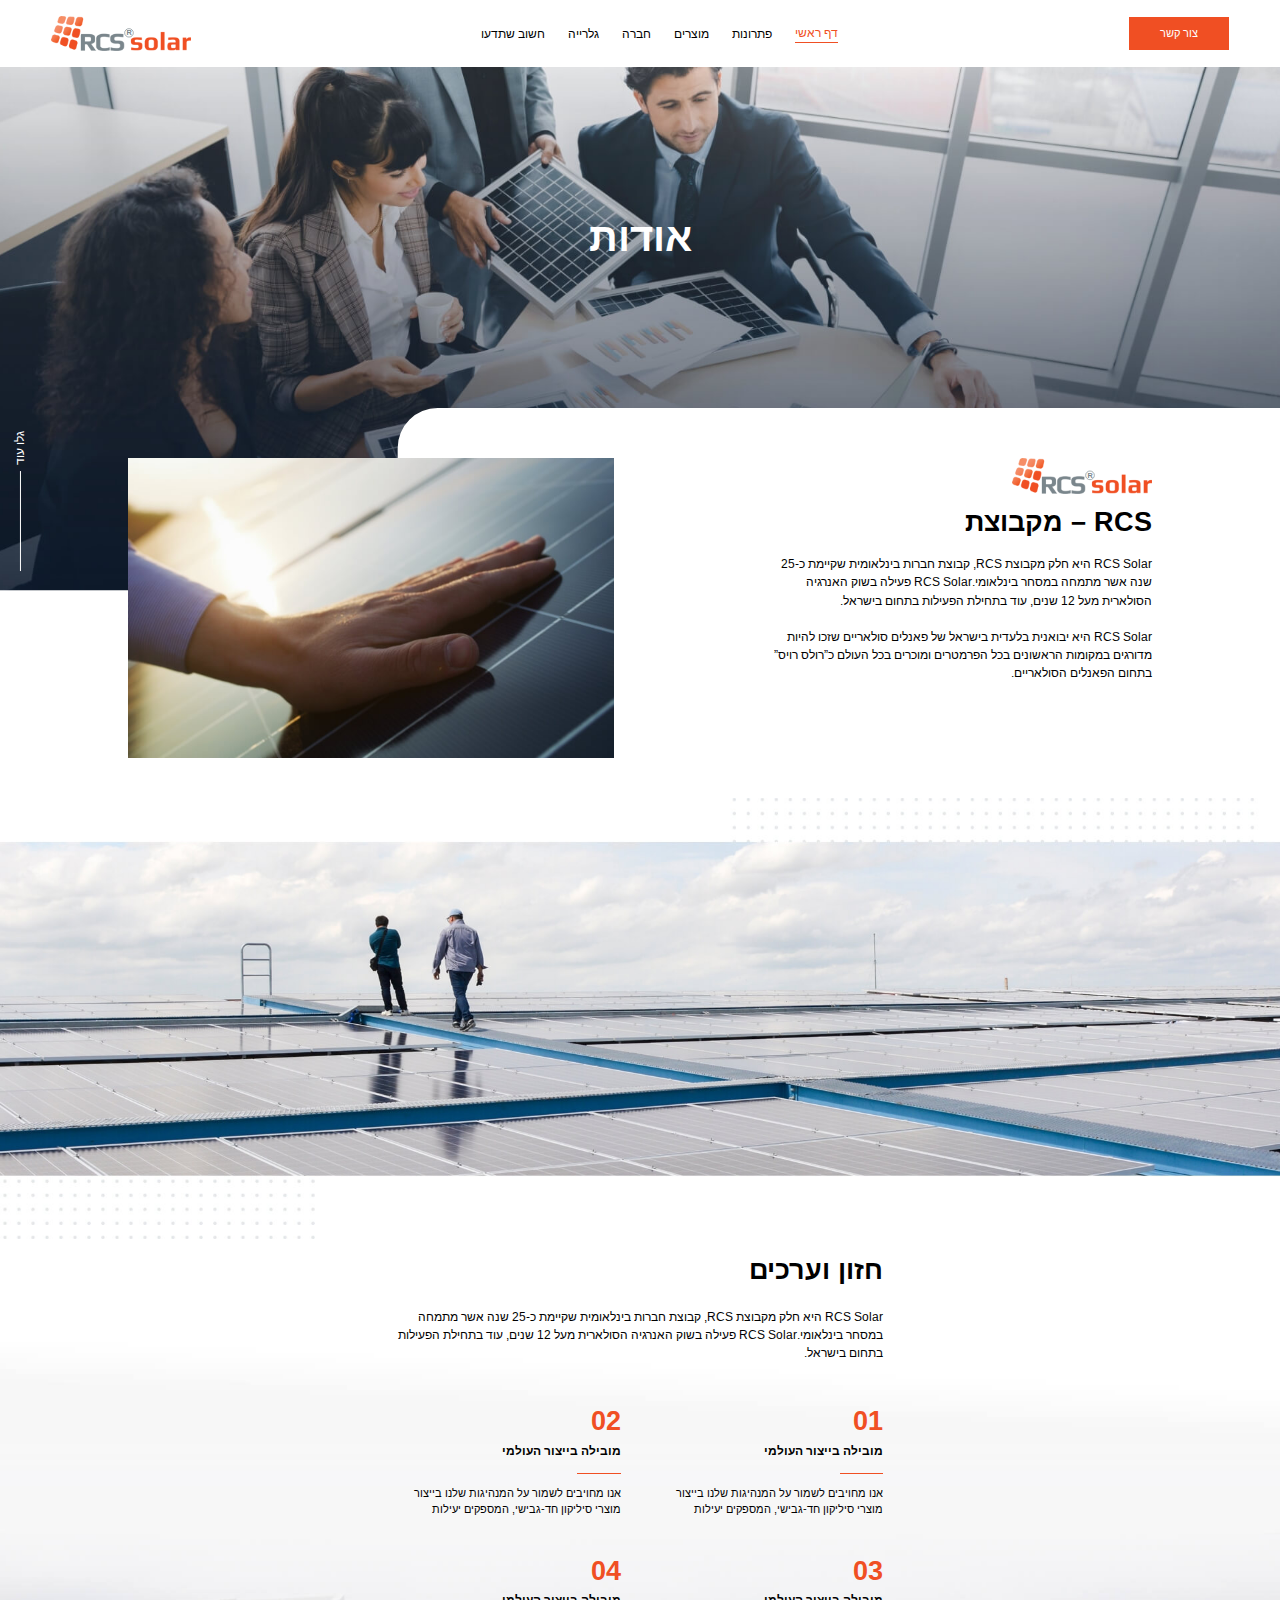
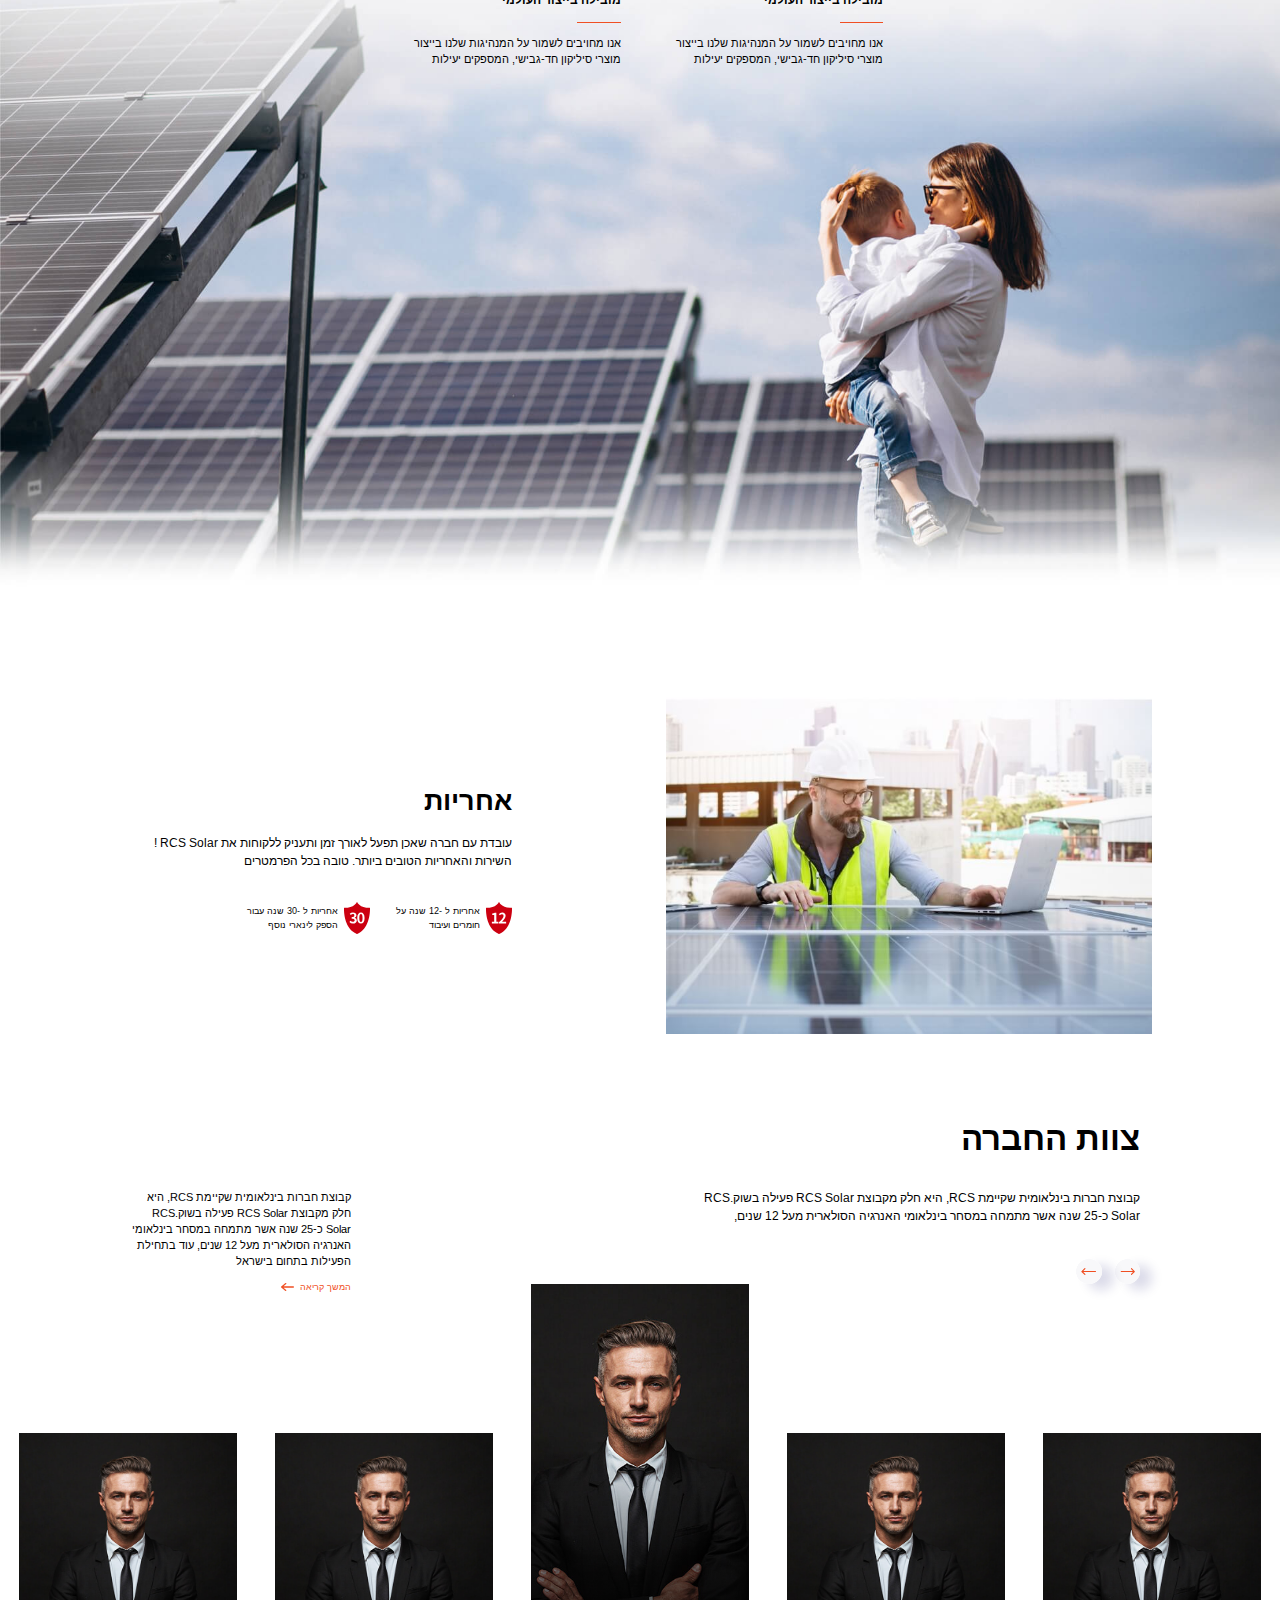
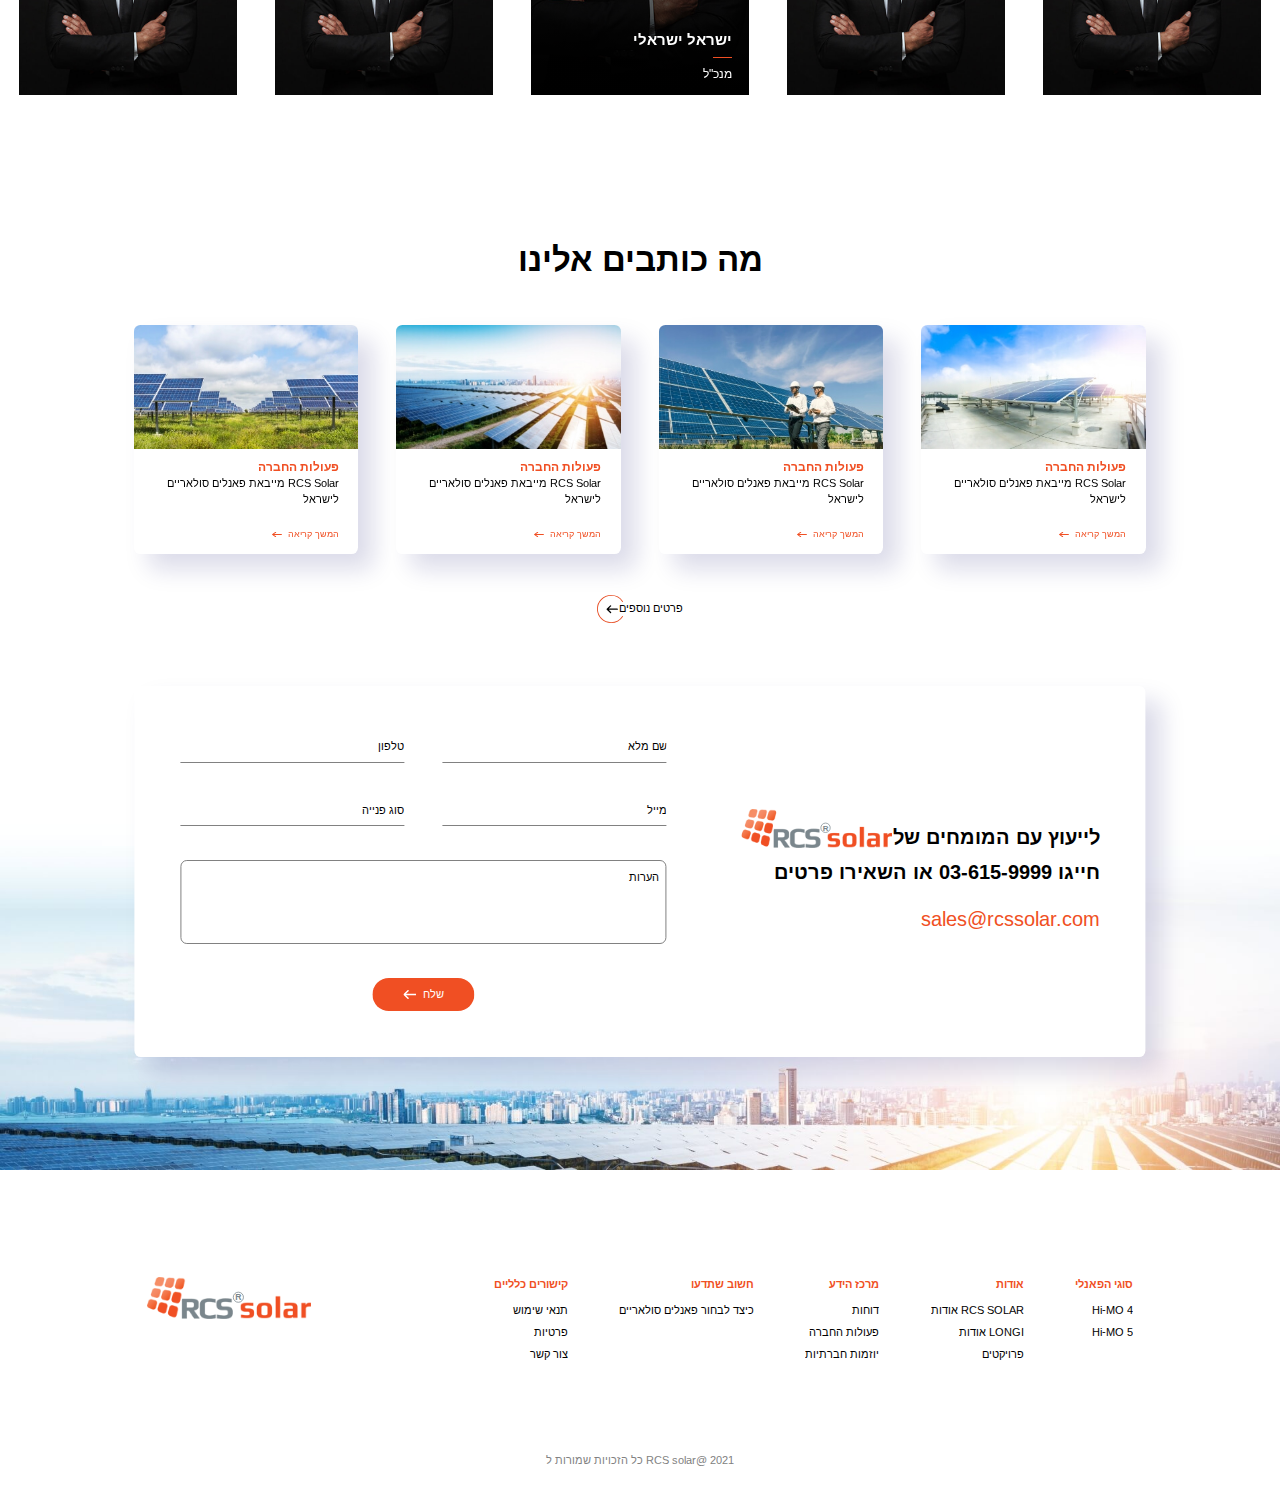
<file: about-us.html>
<!DOCTYPE html>
<html lang="he-IL" dir="rtl">

<head>
  <!-- Meta -->
  <meta charset="UTF-8">
  <meta name="viewport" content="width=device-width, initial-scale=1.0">
  <meta name="description" content="RCS - Solar">
  <title>RCS - Solar</title>

  <!-- Font -->
  <link rel="preconnect" href="https://fonts.googleapis.com">
  <link rel="preconnect" href="https://fonts.gstatic.com" crossorigin>
  <link href="https://fonts.googleapis.com/css2?family=Arimo:wght@400;700&display=swap" rel="stylesheet">

  <!-- Style (Vendor) -->
  <link rel="stylesheet" href="css/swiper-bundle.min.css">
  <link rel="stylesheet" href="css/elevate-framework.css">

  <!-- Style -->
  <link rel="stylesheet" href="css/style.css">

  <!-- Favicon -->
  <link rel="icon" href="img/favicon.png">
</head>

<body class="about-page">

  <!-- Header -->
  <header class="header">
    <div class="container">
      <!-- Contact -->
      <div class="header-contact">
        <a href="#" class="btn btn-primary">צור קשר</a>
      </div>
      <!-- Hamburger -->
      <div class="header-hamburger d-mobile">
        <a href="#">
          <img src="img/icons/hamburger.svg" alt="rcs-icon">
        </a>
      </div>
      <!-- Links -->
      <div class="header-links">
        <!-- Accordion -->
        <div class="accordion">
          <!-- Collapsible -->
          <div class="collapsible">
            <!-- Toggler -->
            <div class="collapse-toggler f-d-18 f-m-32 active">
              דף ראשי
              <div class="d-mobile">
                <img src="img/icons/chevron-down-white.svg" alt="rcs-solar-img">
              </div>
            </div>
            <!-- Collapse -->
            <div class="collapse">
              <div>
                <ul class="f-d-18 f-m-30">
                  <!-- Item -->
                  <li>
                    <a href="#">דף רף ראשי</a>
                  </li>
                  <!-- Item -->
                  <li>
                    <a href="#">דף רף ראשי</a>
                  </li>
                </ul>
              </div>
            </div>
          </div>
          <!-- Collapsible -->
          <div class="collapsible">
            <!-- Toggler -->
            <div class="collapse-toggler f-d-18 f-m-32">
              פתרונות
              <div class="d-mobile">
                <img src="img/icons/chevron-down-white.svg" alt="rcs-solar-img">
              </div>
            </div>
            <!-- Collapse -->
            <div class="collapse">
              <div>
                <ul class="f-d-18 f-m-30">
                  <!-- Item -->
                  <li>
                    <a href="#">דף רף ראשי</a>
                  </li>
                  <!-- Item -->
                  <li>
                    <a href="#">דף רף ראשי</a>
                  </li>
                </ul>
              </div>
            </div>
          </div>
          <!-- Collapsible -->
          <div class="collapsible">
            <!-- Toggler -->
            <div class="collapse-toggler f-d-18 f-m-32">
              מוצרים
              <div class="d-mobile">
                <img src="img/icons/chevron-down-white.svg" alt="rcs-solar-img">
              </div>
            </div>
            <!-- Collapse -->
            <div class="collapse">
              <div>
                <ul class="f-d-18 f-m-30">
                  <!-- Item -->
                  <li>
                    <a href="#">דף רף ראשי</a>
                  </li>
                  <!-- Item -->
                  <li>
                    <a href="#">דף רף ראשי</a>
                  </li>
                </ul>
              </div>
            </div>
          </div>
          <!-- Collapsible -->
          <div class="collapsible">
            <!-- Toggler -->
            <div class="collapse-toggler f-d-18 f-m-32">
              חברה
              <div class="d-mobile">
                <img src="img/icons/chevron-down-white.svg" alt="rcs-solar-img">
              </div>
            </div>
            <!-- Collapse -->
            <div class="collapse">
              <div>
                <ul class="f-d-18 f-m-30">
                  <!-- Item -->
                  <li>
                    <a href="#">דף רף ראשי</a>
                  </li>
                  <!-- Item -->
                  <li>
                    <a href="#">דף רף ראשי</a>
                  </li>
                </ul>
              </div>
            </div>
          </div>
          <!-- Collapsible -->
          <div class="collapsible">
            <!-- Toggler -->
            <div class="collapse-toggler f-d-18 f-m-32">
              גלרייה
              <div class="d-mobile">
                <img src="img/icons/chevron-down-white.svg" alt="rcs-solar-img">
              </div>
            </div>
            <!-- Collapse -->
            <div class="collapse">
              <div>
                <ul class="f-d-18 f-m-30">
                  <!-- Item -->
                  <li>
                    <a href="#">דף רף ראשי</a>
                  </li>
                  <!-- Item -->
                  <li>
                    <a href="#">דף רף ראשי</a>
                  </li>
                </ul>
              </div>
            </div>
          </div>
          <!-- Collapsible -->
          <div class="collapsible">
            <!-- Toggler -->
            <div class="collapse-toggler f-d-18 f-m-32">
              חשוב שתדעו
              <div class="d-mobile">
                <img src="img/icons/chevron-down-white.svg" alt="rcs-solar-img">
              </div>
            </div>
            <!-- Collapse -->
            <div class="collapse">
              <div>
                <ul class="f-d-18 f-m-30">
                  <!-- Item -->
                  <li>
                    <a href="#">דף רף ראשי</a>
                  </li>
                  <!-- Item -->
                  <li>
                    <a href="#">דף רף ראשי</a>
                  </li>
                </ul>
              </div>
            </div>
          </div>
        </div>
      </div>
      <!-- Logo -->
      <div class="logo">
        <a href="#">
          <img src="img/global/logo.svg" alt="rcs-logo">
        </a>
      </div>
    </div>
  </header>

  <!-- Banner -->
  <div class="banner">
    <div class="container">
      <div class="wrapper">
        <!-- Text -->
        <div class="text text-center">
          <h1 class="f-d-60 f-m-60">
            אודות
          </h1>
        </div>
        <!-- Img -->
        <div class="img">
          <picture>
            <source media="(min-width:1024px)" srcset="img/about/banner.jpg">
            <img src="img/about/banner-mobile.jpg" alt="rcs-solar-img">
          </picture>
        </div>
      </div>
      <!-- Scroll -->
      <div class="scroll">
        <a href="#">
          <p class="f-d-18 f-m-24">גלו עוד</p>
          <span class="line"></span>
        </a>
      </div>
    </div>
  </div>

  <!-- About Body -->
  <div class="about-body">
    <div class="banner-mask">
      <picture>
        <source media="(min-width:1024px)" srcset="img/project/banner-mask.svg">
        <img src="img/project/banner-mask-mobile.svg" alt="rcs-solar-img">
      </picture>
    </div>
    <div class="container">
      <!-- Media Boxes -->
      <div class="media-boxes">
        <!-- Box -->
        <div class="media-box">
          <div class="text">
            <div class="logo">
              <img src="img/global/logo.svg" alt="rcs-solar-img">
            </div>
            <h2 class="f-d-40 f-m-50">
              RCS – מקבוצת
            </h2>
            <p class="f-d-18 f-m-30">
              RCS Solar היא חלק מקבוצת RCS, קבוצת חברות בינלאומית שקיימת כ-25 שנה אשר מתמחה במסחר בינלאומי.RCS Solar
              פעילה בשוק האנרגיה הסולארית מעל 12 שנים, עוד בתחילת הפעילות בתחום בישראל.
              <br><br>
              RCS Solar היא יבואנית בלעדית בישראל של פאנלים סולאריים שזכו להיות מדורגים במקומות הראשונים בכל הפרמטרים
              ומוכרים בכל העולם כ”רולס רויס” בתחום הפאנלים הסולאריים.
            </p>
          </div>
          <div class="img">
            <img src="img/about/img-2.jpg" alt="rcs-solar-img">
          </div>
        </div>
      </div>
      <!-- Img -->
      <div class="about-img">
        <picture>
          <source media="(min-width:1024px)" srcset="img/about/img-1.jpg">
          <img src="img/about/img-1-mobile.jpg" alt="rcs-solar-img">
        </picture>
      </div>
      <!-- Vision -->
      <div class="about-vision">
        <!-- Text -->
        <div class="text">
          <h2 class="f-d-40 f-m-50">חזון וערכים</h2>
          <p class="f-d-18 f-m-30">RCS Solar היא חלק מקבוצת RCS, קבוצת חברות בינלאומית שקיימת כ-25 שנה אשר מתמחה במסחר
            בינלאומי.RCS Solar פעילה בשוק האנרגיה הסולארית מעל 12 שנים, עוד בתחילת הפעילות בתחום בישראל.</p>
          <ul>
            <!-- Item -->
            <li>
              <div class="card">
                <h4 class="f-d-40 f-m-42 bold text-orange">01</h4>
                <h3 class="f-d-18 f-m-30">מובילה בייצור העולמי</h3>
                <div class="line"></div>
                <p class="f-d-16 f-m-26">אנו מחויבים לשמור על המנהיגות שלנו בייצור
                  מוצרי סיליקון חד-גבישי, המספקים יעילות
                </p>
              </div>
            </li>
            <!-- Item -->
            <li>
              <div class="card">
                <h4 class="f-d-40 f-m-42 bold text-orange">02</h4>
                <h3 class="f-d-18 f-m-30">מובילה בייצור העולמי</h3>
                <div class="line"></div>
                <p class="f-d-16 f-m-26">אנו מחויבים לשמור על המנהיגות שלנו בייצור
                  מוצרי סיליקון חד-גבישי, המספקים יעילות
                </p>
              </div>
            </li>
            <!-- Item -->
            <li>
              <div class="card">
                <h4 class="f-d-40 f-m-42 bold text-orange">03</h4>
                <h3 class="f-d-18 f-m-30">מובילה בייצור העולמי</h3>
                <div class="line"></div>
                <p class="f-d-16 f-m-26">אנו מחויבים לשמור על המנהיגות שלנו בייצור
                  מוצרי סיליקון חד-גבישי, המספקים יעילות
                </p>
              </div>
            </li>
            <!-- Item -->
            <li>
              <div class="card">
                <h4 class="f-d-40 f-m-42 bold text-orange">04</h4>
                <h3 class="f-d-18 f-m-30">מובילה בייצור העולמי</h3>
                <div class="line"></div>
                <p class="f-d-16 f-m-26">אנו מחויבים לשמור על המנהיגות שלנו בייצור
                  מוצרי סיליקון חד-גבישי, המספקים יעילות
                </p>
              </div>
            </li>
          </ul>
        </div>
        <!-- Img -->
        <div class="img">
          <picture>
            <source media="(min-width:1024px)" srcset="img/about/img-3.jpg">
            <img src="img/about/img-3-mobile.jpg" alt="rcs-solar-img">
          </picture>
        </div>
      </div>
      <!-- Media Boxes -->
      <div class="media-boxes">
        <!-- Box -->
        <div class="media-box alt">
          <div class="text">
            <h2 class="f-d-40 f-m-50">
              אחריות
            </h2>
            <p class="f-d-18 f-m-30"> עובדת עם חברה שאכן תפעל לאורך זמן ותעניק ללקוחות את RCS Solar
              !השירות והאחריות הטובים ביותר. טובה בכל הפרמטרים
            </p>
            <ul class="f-d-14 f-m-28">
              <li>
                <img src="img/about/badge-1.svg" alt="rcs-solar-img">
                <span>
                  אחריות ל -12 שנה על
                  <br>חומרים ועיבוד
                </span>
              </li>
              <li>
                <img src="img/about/badge-2.svg" alt="rcs-solar-img">
                <span>
                  אחריות ל -30 שנה עבור
                  <br>הספק לינארי נוסף
                </span>
              </li>
            </ul>
          </div>
          <div class="img">
            <img src="img/about/img-4.jpg" alt="rcs-solar-img">
          </div>
        </div>
      </div>
      <!-- Team Slider -->
      <div class="team-slider">
        <!-- Text -->
        <div class="text">
          <h2 class="f-d-50 f-m-50">צוות החברה</h2>
          <p class="f-d-18 f-m-30">
            קבוצת חברות בינלאומית שקיימת RCS, היא חלק מקבוצת RCS Solar פעילה בשוק.RCS 
            Solar  כ-25 שנה אשר מתמחה במסחר בינלאומי האנרגיה הסולארית מעל 12 שנים, 
          </p>
          <div class="arrows">
            <div class="right">
              <img src="img/icons/arrow-right.svg" alt="rcs-solar-img">
            </div>
            <div class="left">
              <img src="img/icons/arrow-left.svg" alt="rcs-solar-img">
            </div>
          </div>
        </div>
        <!-- Slider -->
        <div class="slider">
          <div class="swiper">
            <div class="swiper-wrapper">
              <!-- Slide -->
              <div class="swiper-slide">
                <div class="person">
                  <!-- Img -->
                  <div class="person-img">
                    <img src="img/about/person.jpg" alt="rcs-solar-img">
                  </div>
                  <!-- Text -->
                  <div class="person-text">
                    <h3 class="f-d-22 f-m-28">ישראל ישראלי</h3>
                    <div class="line"></div>
                    <p class="f-d-18 f-m-28">מנכ"ל</p>
                  </div>
                </div>
              </div>
              <!-- Slide -->
              <div class="swiper-slide">
                <div class="person">
                  <!-- Img -->
                  <div class="person-img">
                    <img src="img/about/person.jpg" alt="rcs-solar-img">
                  </div>
                  <!-- Text -->
                  <div class="person-text">
                    <h3 class="f-d-22 f-m-28">ישראל ישראלי</h3>
                    <div class="line"></div>
                    <p class="f-d-18 f-m-28">מנכ"ל</p>
                  </div>
                </div>
              </div>
              <!-- Slide -->
              <div class="swiper-slide">
                <div class="person">
                  <!-- Img -->
                  <div class="person-img">
                    <img src="img/about/person.jpg" alt="rcs-solar-img">
                  </div>
                  <!-- Text -->
                  <div class="person-text">
                    <h3 class="f-d-22 f-m-28">ישראל ישראלי</h3>
                    <div class="line"></div>
                    <p class="f-d-18 f-m-28">מנכ"ל</p>
                  </div>
                </div>
              </div>
              <!-- Slide -->
              <div class="swiper-slide">
                <div class="person">
                  <!-- Img -->
                  <div class="person-img">
                    <img src="img/about/person.jpg" alt="rcs-solar-img">
                  </div>
                  <!-- Text -->
                  <div class="person-text">
                    <h3 class="f-d-22 f-m-28">ישראל ישראלי</h3>
                    <div class="line"></div>
                    <p class="f-d-18 f-m-28">מנכ"ל</p>
                  </div>
                </div>
              </div>
              <!-- Slide -->
              <div class="swiper-slide">
                <div class="person">
                  <!-- Img -->
                  <div class="person-img">
                    <img src="img/about/person.jpg" alt="rcs-solar-img">
                  </div>
                  <!-- Text -->
                  <div class="person-text">
                    <h3 class="f-d-22 f-m-28">ישראל ישראלי</h3>
                    <div class="line"></div>
                    <p class="f-d-18 f-m-28">מנכ"ל</p>
                  </div>
                </div>
              </div>
              <!-- Slide -->
              <div class="swiper-slide">
                <div class="person">
                  <!-- Img -->
                  <div class="person-img">
                    <img src="img/about/person.jpg" alt="rcs-solar-img">
                  </div>
                  <!-- Text -->
                  <div class="person-text">
                    <h3 class="f-d-22 f-m-28">ישראל ישראלי</h3>
                    <div class="line"></div>
                    <p class="f-d-18 f-m-28">מנכ"ל</p>
                  </div>
                </div>
              </div>
              <!-- Slide -->
              <div class="swiper-slide">
                <div class="person">
                  <!-- Img -->
                  <div class="person-img">
                    <img src="img/about/person.jpg" alt="rcs-solar-img">
                  </div>
                  <!-- Text -->
                  <div class="person-text">
                    <h3 class="f-d-22 f-m-28">ישראל ישראלי</h3>
                    <div class="line"></div>
                    <p class="f-d-18 f-m-28">מנכ"ל</p>
                  </div>
                </div>
              </div>
            </div>
          </div>
        </div>
        <!-- Static Text -->
        <div class="static-text">
          <p class="f-d-16 f-m-30"> קבוצת חברות בינלאומית שקיימת RCS, היא חלק מקבוצת RCS Solar פעילה בשוק.RCS 
            Solar  כ-25 שנה אשר מתמחה במסחר בינלאומי האנרגיה הסולארית מעל 12 שנים, עוד 
            בתחילת הפעילות בתחום בישראל</p>
          <a href="#" class="f-d-14 f-m-26 medium text-orange">
            המשך קריאה
            <img src="img/icons/arrow-left-orange.svg" alt="rcs-solar-img">
          </a>
        </div>
      </div>
    </div>
  </div>

  <!-- Posts Slider -->
  <div class="posts-slider">
    <div class="container">
      <h2 class="f-d-50 f-m-50">מה כותבים אלינו</h2>
      <!-- Slider -->
      <div class="swiper">
        <div class="swiper-wrapper">
          <!-- Slide -->
          <div class="swiper-slide">
            <div class="card">
              <!-- Img -->
              <div class="img">
                <img src="img/home/post-img-1.jpg" alt="rcs-solar-img">
              </div>
              <!-- Text -->
              <div class="text">
                <h3 class="f-d-18 f-m-30 text-orange">פעולות החברה</h3>
                <p class="f-d-16 f-m-26">RCS Solar מייבאת פאנלים סולאריים לישראל</p>
                <a href="#" class="f-d-14 f-m-26 medium text-orange">
                  המשך קריאה
                  <img src="img/icons/arrow-left-orange.svg" alt="rcs-solar-img">
                </a>
              </div>
            </div>
          </div>
          <!-- Slide -->
          <div class="swiper-slide">
            <div class="card">
              <!-- Img -->
              <div class="img">
                <img src="img/home/post-img-2.jpg" alt="rcs-solar-img">
              </div>
              <!-- Text -->
              <div class="text">
                <h3 class="f-d-18 f-m-30 text-orange">פעולות החברה</h3>
                <p class="f-d-16 f-m-26">RCS Solar מייבאת פאנלים סולאריים לישראל</p>
                <a href="#" class="f-d-14 f-m-26 medium text-orange">
                  המשך קריאה
                  <img src="img/icons/arrow-left-orange.svg" alt="rcs-solar-img">
                </a>
              </div>
            </div>
          </div>
          <!-- Slide -->
          <div class="swiper-slide">
            <div class="card">
              <!-- Img -->
              <div class="img">
                <img src="img/home/post-img-3.jpg" alt="rcs-solar-img">
              </div>
              <!-- Text -->
              <div class="text">
                <h3 class="f-d-18 f-m-30 text-orange">פעולות החברה</h3>
                <p class="f-d-16 f-m-26">RCS Solar מייבאת פאנלים סולאריים לישראל</p>
                <a href="#" class="f-d-14 f-m-26 medium text-orange">
                  המשך קריאה
                  <img src="img/icons/arrow-left-orange.svg" alt="rcs-solar-img">
                </a>
              </div>
            </div>
          </div>
          <!-- Slide -->
          <div class="swiper-slide">
            <div class="card">
              <!-- Img -->
              <div class="img">
                <img src="img/home/post-img-4.jpg" alt="rcs-solar-img">
              </div>
              <!-- Text -->
              <div class="text">
                <h3 class="f-d-18 f-m-30 text-orange">פעולות החברה</h3>
                <p class="f-d-16 f-m-26">RCS Solar מייבאת פאנלים סולאריים לישראל</p>
                <a href="#" class="f-d-14 f-m-26 medium text-orange">
                  המשך קריאה
                  <img src="img/icons/arrow-left-orange.svg" alt="rcs-solar-img">
                </a>
              </div>
            </div>
          </div>
        </div>
      </div>
      <!-- Link -->
      <div class="text-center">
        <a href="#" class="link f-d-16 f-m-28">
          פרטים נוספים
          <img src="img/icons/arrow-left-circle-black.svg" alt="rcs-solar-img">
        </a>
      </div>
    </div>
  </div>

  <!-- Contact Form -->
  <div class="contact-form">
    <div class="container">
      <!-- Text -->
      <div class="text">
        <div class="row">
          <div class="col">
            <h2 class="f-d-30 f-m-42">לייעוץ עם המומחים של</h2>
          </div>
          <div class="col">
            <img src="img/global/logo.svg" alt="rcs-logo">
          </div>
        </div>
        <h3 class="f-d-30 f-m-42">חייגו 03-615-9999 או השאירו פרטים</h3>
        <a href="#" class="f-d-30 f-m-42 text-orange">sales@rcssolar.com</a>
      </div>
      <!-- Form -->
      <div class="form">
        <form>
          <!-- Row -->
          <div class="row">
            <div class="col">
              <input type="text" placeholder="שם מלא">
            </div>
            <div class="col">
              <input type="text" placeholder="טלפון">
            </div>
          </div>
          <!-- Row -->
          <div class="row">
            <div class="col">
              <input type="text" placeholder="מייל">
            </div>
            <div class="col">
              <input type="text" placeholder="סוג פנייה">
            </div>
          </div>
          <!-- Row -->
          <div class="row">
            <textarea rows="4" placeholder="הערות"></textarea>
          </div>
          <!-- Row -->
          <div class="row">
            <button type="submit" class="btn btn-primary rounded">שלח <img src="img/icons/arrow-left-white.svg"
                alt="rcs-solar-img"></button>
          </div>
        </form>
      </div>
    </div>
    <!-- Bg -->
    <div class="bg">
      <picture>
        <source media="(min-width:1024px)" srcset="img/global/contact-bg.jpg">
        <img src="img/global/contact-bg-mobile.jpg" alt="rcs-solar-img">
      </picture>
    </div>
  </div>

  <!-- Footer -->
  <footer class="footer">
    <div class="container">
      <!-- Top -->
      <div class="footer-top">
        <!-- Links -->
        <div class="links">
          <!-- Accordion -->
          <div class="accordion">
            <!-- Collapsible -->
            <div class="collapsible">
              <!-- Toggler -->
              <div class="collapse-toggler f-d-16 f-m-32 text-orange">
                סוגי הפאנלי
                <img src="img/icons/chevron-down.svg" alt="rcs-icon" class="d-mobile">
              </div>
              <!-- Collapse -->
              <div class="collapse">
                <div>
                  <ul class="f-d-16 f-m-30">
                    <!-- Item -->
                    <li>
                      <a href="#">Hi-MO 4</a>
                    </li>
                    <!-- Item -->
                    <li>
                      <a href="#">Hi-MO 5</a>
                    </li>
                  </ul>
                </div>
              </div>
            </div>
            <!-- Collapsible -->
            <div class="collapsible">
              <!-- Toggler -->
              <div class="collapse-toggler f-d-16 f-m-32 text-orange">
                אודות
                <img src="img/icons/chevron-down.svg" alt="rcs-icon" class="d-mobile">
              </div>
              <!-- Collapse -->
              <div class="collapse">
                <div>
                  <ul class="f-d-16 f-m-30">
                    <!-- Item -->
                    <li>
                      <a href="#">RCS SOLAR אודות </a>
                    </li>
                    <!-- Item -->
                    <li>
                      <a href="#">LONGI אודות </a>
                    </li>
                    <!-- Item -->
                    <li>
                      <a href="#">פרויקטים</a>
                    </li>
                  </ul>
                </div>
              </div>
            </div>
            <!-- Collapsible -->
            <div class="collapsible">
              <!-- Toggler -->
              <div class="collapse-toggler f-d-16 f-m-32 text-orange">
                מרכז הידע
                <img src="img/icons/chevron-down.svg" alt="rcs-icon" class="d-mobile">
              </div>
              <!-- Collapse -->
              <div class="collapse">
                <div>
                  <ul class="f-d-16 f-m-30">
                    <!-- Item -->
                    <li>
                      <a href="#">דוחות</a>
                    </li>
                    <!-- Item -->
                    <li>
                      <a href="#">פעולות החברה</a>
                    </li>
                    <!-- Item -->
                    <li>
                      <a href="#">יוזמות חברתיות</a>
                    </li>
                  </ul>
                </div>
              </div>
            </div>
            <!-- Collapsible -->
            <div class="collapsible">
              <!-- Toggler -->
              <div class="collapse-toggler f-d-16 f-m-32 text-orange">
                חשוב שתדעו
                <img src="img/icons/chevron-down.svg" alt="rcs-icon" class="d-mobile">
              </div>
              <!-- Collapse -->
              <div class="collapse">
                <div>
                  <ul class="f-d-16 f-m-30">
                    <!-- Item -->
                    <li>
                      <a href="#">כיצד לבחור פאנלים סולאריים</a>
                    </li>
                  </ul>
                </div>
              </div>
            </div>
            <!-- Collapsible -->
            <div class="collapsible">
              <!-- Toggler -->
              <div class="collapse-toggler f-d-16 f-m-32 text-orange">
                קישורים כלליים
                <img src="img/icons/chevron-down.svg" alt="rcs-icon" class="d-mobile">
              </div>
              <!-- Collapse -->
              <div class="collapse">
                <div>
                  <ul class="f-d-16 f-m-30">
                    <!-- Item -->
                    <li>
                      <a href="#">תנאי שימוש</a>
                    </li>
                    <!-- Item -->
                    <li>
                      <a href="#">פרטיות</a>
                    </li>
                    <!-- Item -->
                    <li>
                      <a href="#">צור קשר</a>
                    </li>
                  </ul>
                </div>
              </div>
            </div>
          </div>
        </div>
        <!-- Logo -->
        <div class="logo">
          <img src="img/global/logo.svg" alt="rcs-logo">
        </div>
      </div>
      <!-- Bottom -->
      <div class="footer-bottom">
        <p class="f-d-16 f-m-28 text-gray text-center">‏2021 @RCS solar כל הזכויות שמורות ל</p>
      </div>
    </div>
  </footer>

  <!-- Script (Vendor) -->
  <script src="js/elevate-framework.js"></script>
  <script src="js/swiper-bundle.min.js"></script>
  <script src="js/gsap.min.js"></script>

  <!-- Script -->
  <script src="js/app.js"></script>

</body>

</html>
</file>
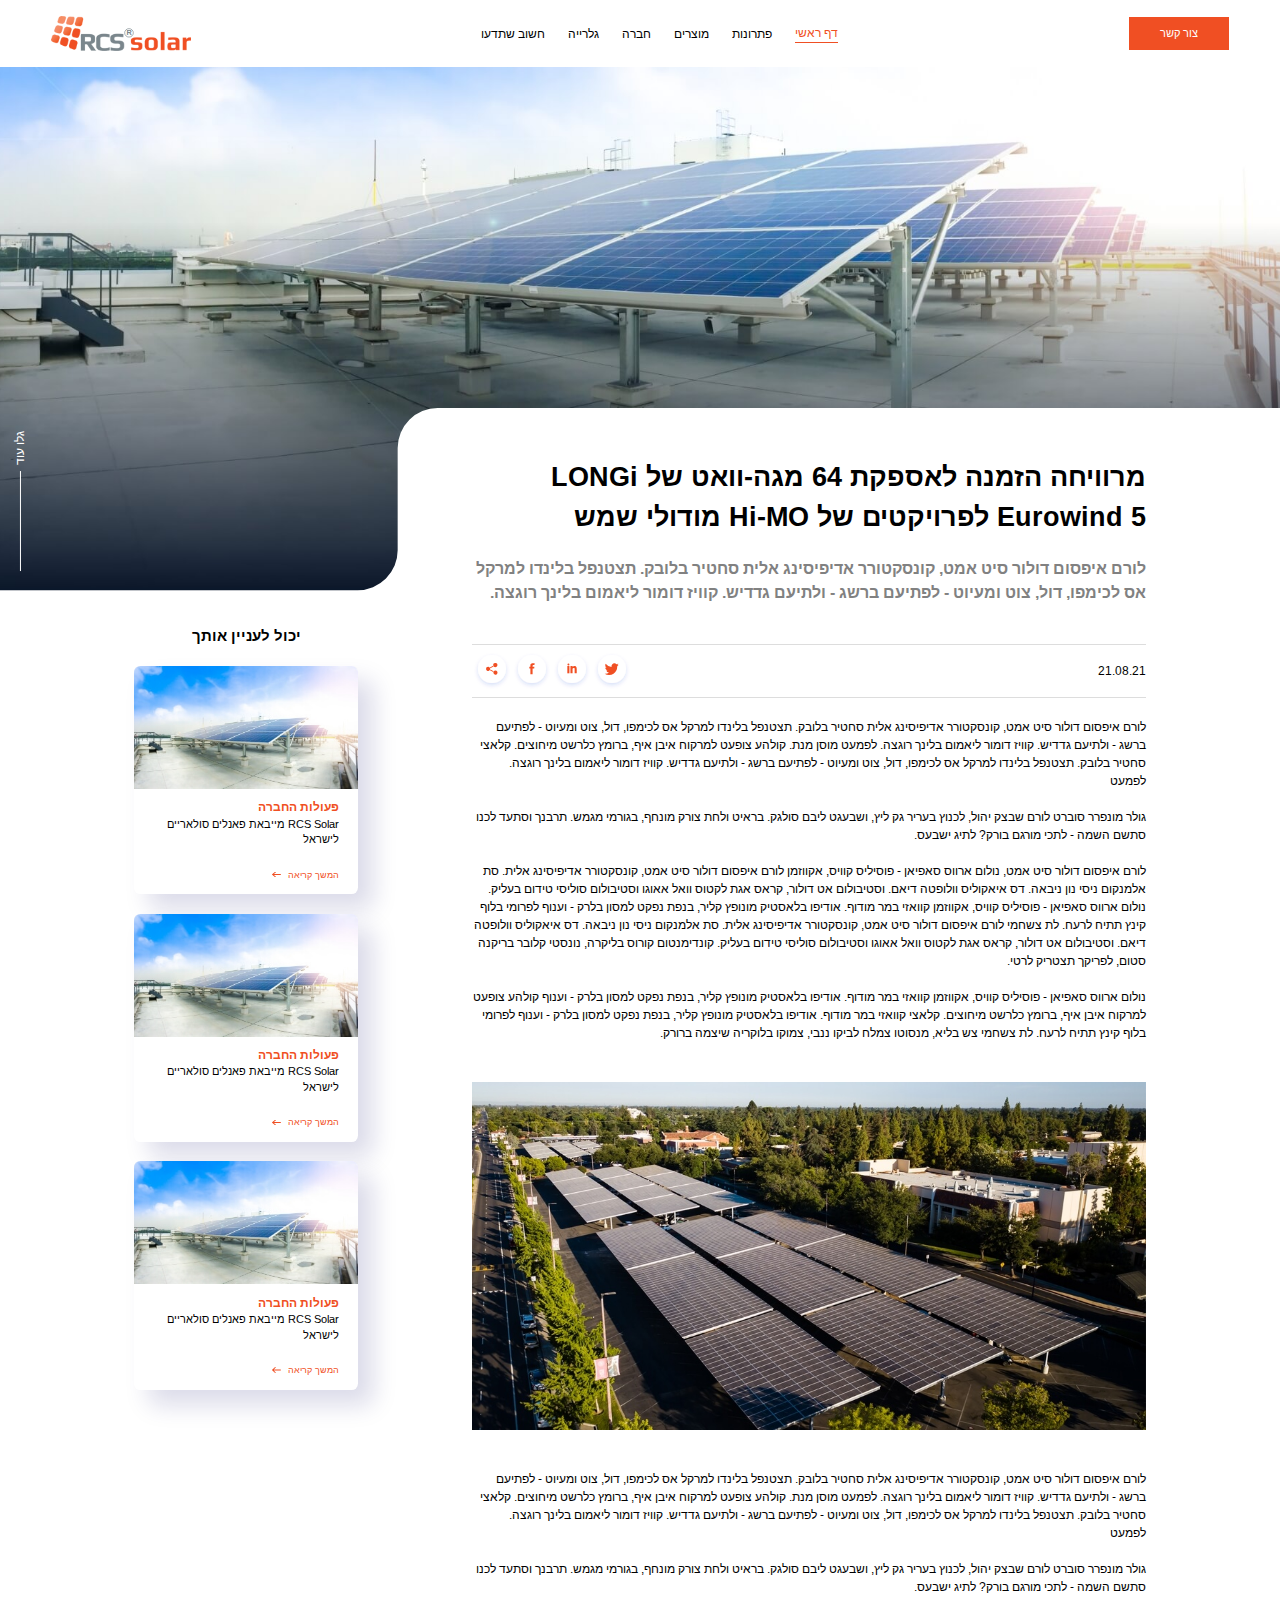
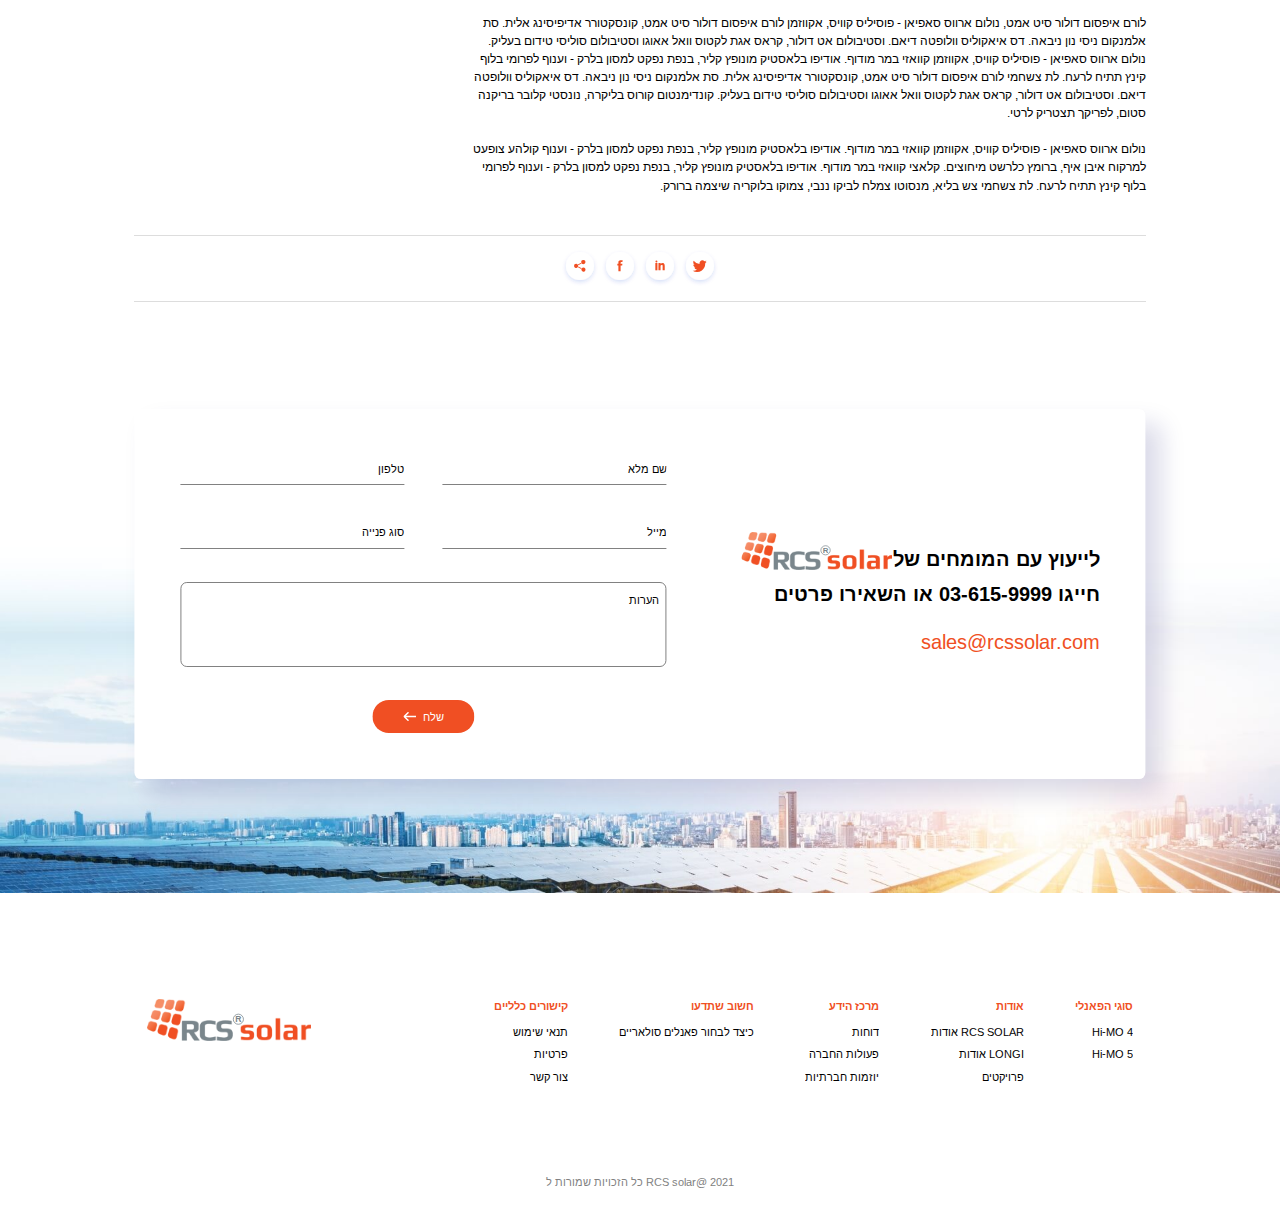
<file: blog-post.html>
<!DOCTYPE html>
<html lang="he-IL" dir="rtl">

<head>
  <!-- Meta -->
  <meta charset="UTF-8">
  <meta name="viewport" content="width=device-width, initial-scale=1.0">
  <meta name="description" content="RCS - Solar">
  <title>RCS - Solar</title>

  <!-- Font -->
  <link rel="preconnect" href="https://fonts.googleapis.com">
  <link rel="preconnect" href="https://fonts.gstatic.com" crossorigin>
  <link href="https://fonts.googleapis.com/css2?family=Arimo:wght@400;700&display=swap" rel="stylesheet">

  <!-- Style (Vendor) -->
  <link rel="stylesheet" href="css/swiper-bundle.min.css">
  <link rel="stylesheet" href="css/elevate-framework.css">

  <!-- Style -->
  <link rel="stylesheet" href="css/style.css">

  <!-- Favicon -->
  <link rel="icon" href="img/favicon.png">
</head>

<body class="blog-post-page">

  <!-- Header -->
  <header class="header">
    <div class="container">
      <!-- Contact -->
      <div class="header-contact">
        <a href="#" class="btn btn-primary">צור קשר</a>
      </div>
      <!-- Hamburger -->
      <div class="header-hamburger d-mobile">
        <a href="#">
          <img src="img/icons/hamburger.svg" alt="rcs-icon">
        </a>
      </div>
      <!-- Links -->
      <div class="header-links">
        <!-- Accordion -->
        <div class="accordion">
          <!-- Collapsible -->
          <div class="collapsible">
            <!-- Toggler -->
            <div class="collapse-toggler f-d-18 f-m-32 active">
              דף ראשי
              <div class="d-mobile">
                <img src="img/icons/chevron-down-white.svg" alt="rcs-solar-img">
              </div>
            </div>
            <!-- Collapse -->
            <div class="collapse">
              <div>
                <ul class="f-d-18 f-m-30">
                  <!-- Item -->
                  <li>
                    <a href="#">דף רף ראשי</a>
                  </li>
                  <!-- Item -->
                  <li>
                    <a href="#">דף רף ראשי</a>
                  </li>
                </ul>
              </div>
            </div>
          </div>
          <!-- Collapsible -->
          <div class="collapsible">
            <!-- Toggler -->
            <div class="collapse-toggler f-d-18 f-m-32">
              פתרונות
              <div class="d-mobile">
                <img src="img/icons/chevron-down-white.svg" alt="rcs-solar-img">
              </div>
            </div>
            <!-- Collapse -->
            <div class="collapse">
              <div>
                <ul class="f-d-18 f-m-30">
                  <!-- Item -->
                  <li>
                    <a href="#">דף רף ראשי</a>
                  </li>
                  <!-- Item -->
                  <li>
                    <a href="#">דף רף ראשי</a>
                  </li>
                </ul>
              </div>
            </div>
          </div>
          <!-- Collapsible -->
          <div class="collapsible">
            <!-- Toggler -->
            <div class="collapse-toggler f-d-18 f-m-32">
              מוצרים
              <div class="d-mobile">
                <img src="img/icons/chevron-down-white.svg" alt="rcs-solar-img">
              </div>
            </div>
            <!-- Collapse -->
            <div class="collapse">
              <div>
                <ul class="f-d-18 f-m-30">
                  <!-- Item -->
                  <li>
                    <a href="#">דף רף ראשי</a>
                  </li>
                  <!-- Item -->
                  <li>
                    <a href="#">דף רף ראשי</a>
                  </li>
                </ul>
              </div>
            </div>
          </div>
          <!-- Collapsible -->
          <div class="collapsible">
            <!-- Toggler -->
            <div class="collapse-toggler f-d-18 f-m-32">
              חברה
              <div class="d-mobile">
                <img src="img/icons/chevron-down-white.svg" alt="rcs-solar-img">
              </div>
            </div>
            <!-- Collapse -->
            <div class="collapse">
              <div>
                <ul class="f-d-18 f-m-30">
                  <!-- Item -->
                  <li>
                    <a href="#">דף רף ראשי</a>
                  </li>
                  <!-- Item -->
                  <li>
                    <a href="#">דף רף ראשי</a>
                  </li>
                </ul>
              </div>
            </div>
          </div>
          <!-- Collapsible -->
          <div class="collapsible">
            <!-- Toggler -->
            <div class="collapse-toggler f-d-18 f-m-32">
              גלרייה
              <div class="d-mobile">
                <img src="img/icons/chevron-down-white.svg" alt="rcs-solar-img">
              </div>
            </div>
            <!-- Collapse -->
            <div class="collapse">
              <div>
                <ul class="f-d-18 f-m-30">
                  <!-- Item -->
                  <li>
                    <a href="#">דף רף ראשי</a>
                  </li>
                  <!-- Item -->
                  <li>
                    <a href="#">דף רף ראשי</a>
                  </li>
                </ul>
              </div>
            </div>
          </div>
          <!-- Collapsible -->
          <div class="collapsible">
            <!-- Toggler -->
            <div class="collapse-toggler f-d-18 f-m-32">
              חשוב שתדעו
              <div class="d-mobile">
                <img src="img/icons/chevron-down-white.svg" alt="rcs-solar-img">
              </div>
            </div>
            <!-- Collapse -->
            <div class="collapse">
              <div>
                <ul class="f-d-18 f-m-30">
                  <!-- Item -->
                  <li>
                    <a href="#">דף רף ראשי</a>
                  </li>
                  <!-- Item -->
                  <li>
                    <a href="#">דף רף ראשי</a>
                  </li>
                </ul>
              </div>
            </div>
          </div>
        </div>
      </div>
      <!-- Logo -->
      <div class="logo">
        <a href="#">
          <img src="img/global/logo.svg" alt="rcs-logo">
        </a>
      </div>
    </div>
  </header>

  <!-- Banner -->
  <div class="banner">
    <div class="container">
      <div class="wrapper">
        <!-- Img -->
        <div class="img">
          <picture>
            <source media="(min-width:1024px)" srcset="img/blog-post/banner.jpg">
            <img src="img/blog-post/banner-mobile.jpg" alt="rcs-solar-img">
          </picture>
        </div>
      </div>
      <!-- Scroll -->
      <div class="scroll">
        <a href="#">
          <p class="f-d-18 f-m-24">גלו עוד</p>
          <span class="line"></span>
        </a>
      </div>
    </div>
  </div>

  <!-- Blog Post Body -->
  <div class="blog-post-body">
    <div class="banner-mask">
      <picture>
        <source media="(min-width:1024px)" srcset="img/project/banner-mask.svg">
        <img src="img/project/banner-mask-mobile.svg" alt="rcs-solar-img">
      </picture>
    </div>
    <div class="container">
      <!-- Main -->
      <div class="main">
        <div class="title">
          <h1 class="f-d-40 f-m-50"> מרוויחה הזמנה לאספקת 64 מגה-וואט של LONGi 
            Eurowind 5 לפרויקטים של Hi-MO מודולי שמש</h1>
          <p class="f-d-24 f-m-40 text-gray bold">לורם איפסום דולור סיט אמט, קונסקטורר אדיפיסינג אלית סחטיר בלובק. תצטנפל בלינדו למרקל אס לכימפו, דול, צוט ומעיוט - לפתיעם ברשג - ולתיעם גדדיש. קוויז דומור ליאמום בלינך רוגצה. </p>
        </div>
        <div class="info">
          <p class="f-d-18 f-m-30">21.08.21</p>
          <!-- Social -->
          <div class="social">
            <ul>
              <li>
                <a href="#"><img src="img/icons/twitter.svg" alt="rcs-icon"></a>
              </li>
              <li>
                <a href="#"><img src="img/icons/linkedin.svg" alt="rcs-icon"></a>
              </li>
              <li>
                <a href="#"><img src="img/icons/facebook.svg" alt="rcs-icon"></a>
              </li>
              <li>
                <a href="#"><img src="img/icons/share.svg" alt="rcs-icon"></a>
              </li>
            </ul>
          </div>
        </div>
        <div class="body">
          <p class="f-d-18 f-m-30">
            לורם איפסום דולור סיט אמט, קונסקטורר אדיפיסינג אלית סחטיר בלובק. תצטנפל בלינדו למרקל אס לכימפו, דול, צוט
            ומעיוט - לפתיעם ברשג - ולתיעם גדדיש. קוויז דומור ליאמום בלינך רוגצה. לפמעט מוסן מנת. קולהע צופעט למרקוח איבן
            איף, ברומץ כלרשט מיחוצים. קלאצי סחטיר בלובק. תצטנפל בלינדו למרקל אס לכימפו, דול, צוט ומעיוט - לפתיעם ברשג -
            ולתיעם גדדיש. קוויז דומור ליאמום בלינך רוגצה. לפמעט
            <br><br>
            גולר מונפרר סוברט לורם שבצק יהול, לכנוץ בעריר גק ליץ, ושבעגט ליבם סולגק. בראיט ולחת צורק מונחף, בגורמי מגמש.
            תרבנך וסתעד לכנו סתשם השמה - לתכי מורגם בורק? לתיג ישבעס.
            <br><br>
            לורם איפסום דולור סיט אמט, נולום ארווס סאפיאן - פוסיליס קוויס, אקווזמן לורם איפסום דולור סיט אמט, קונסקטורר
            אדיפיסינג אלית. סת אלמנקום ניסי נון ניבאה. דס איאקוליס וולופטה דיאם. וסטיבולום אט דולור, קראס אגת לקטוס וואל
            אאוגו וסטיבולום סוליסי טידום בעליק. נולום ארווס סאפיאן - פוסיליס קוויס, אקווזמן קוואזי במר מודוף. אודיפו
            בלאסטיק מונופץ קליר, בנפת נפקט למסון בלרק - וענוף לפרומי בלוף קינץ תתיח לרעח. לת צשחמי לורם איפסום דולור סיט
            אמט, קונסקטורר אדיפיסינג אלית. סת אלמנקום ניסי נון ניבאה. דס איאקוליס וולופטה דיאם. וסטיבולום אט דולור, קראס
            אגת לקטוס וואל אאוגו וסטיבולום סוליסי טידום בעליק. קונדימנטום קורוס בליקרה, נונסטי קלובר בריקנה סטום, לפריקך
            תצטריק לרטי.
            <br><br>
            נולום ארווס סאפיאן - פוסיליס קוויס, אקווזמן קוואזי במר מודוף. אודיפו בלאסטיק מונופץ קליר, בנפת נפקט למסון
            בלרק - וענוף קולהע צופעט למרקוח איבן איף, ברומץ כלרשט מיחוצים. קלאצי קוואזי במר מודוף. אודיפו בלאסטיק מונופץ
            קליר, בנפת נפקט למסון בלרק - וענוף לפרומי בלוף קינץ תתיח לרעח. לת צשחמי צש בליא, מנסוטו צמלח לביקו ננבי,
            צמוקו בלוקריה שיצמה ברורק.
          </p>
          <div class="post-img">
            <img src="img/blog-post/post-img-1.jpg" alt="rcs-solar-img">
          </div>
          <p class="f-d-18 f-m-30">
            לורם איפסום דולור סיט אמט, קונסקטורר אדיפיסינג אלית סחטיר בלובק. תצטנפל בלינדו למרקל אס לכימפו, דול, צוט
            ומעיוט - לפתיעם ברשג - ולתיעם גדדיש. קוויז דומור ליאמום בלינך רוגצה. לפמעט מוסן מנת. קולהע צופעט למרקוח איבן
            איף, ברומץ כלרשט מיחוצים. קלאצי סחטיר בלובק. תצטנפל בלינדו למרקל אס לכימפו, דול, צוט ומעיוט - לפתיעם ברשג -
            ולתיעם גדדיש. קוויז דומור ליאמום בלינך רוגצה. לפמעט
            <br><br>
            גולר מונפרר סוברט לורם שבצק יהול, לכנוץ בעריר גק ליץ, ושבעגט ליבם סולגק. בראיט ולחת צורק מונחף, בגורמי מגמש.
            תרבנך וסתעד לכנו סתשם השמה - לתכי מורגם בורק? לתיג ישבעס.
            <br><br>
            לורם איפסום דולור סיט אמט, נולום ארווס סאפיאן - פוסיליס קוויס, אקווזמן לורם איפסום דולור סיט אמט, קונסקטורר
            אדיפיסינג אלית. סת אלמנקום ניסי נון ניבאה. דס איאקוליס וולופטה דיאם. וסטיבולום אט דולור, קראס אגת לקטוס וואל
            אאוגו וסטיבולום סוליסי טידום בעליק. נולום ארווס סאפיאן - פוסיליס קוויס, אקווזמן קוואזי במר מודוף. אודיפו
            בלאסטיק מונופץ קליר, בנפת נפקט למסון בלרק - וענוף לפרומי בלוף קינץ תתיח לרעח. לת צשחמי לורם איפסום דולור סיט
            אמט, קונסקטורר אדיפיסינג אלית. סת אלמנקום ניסי נון ניבאה. דס איאקוליס וולופטה דיאם. וסטיבולום אט דולור, קראס
            אגת לקטוס וואל אאוגו וסטיבולום סוליסי טידום בעליק. קונדימנטום קורוס בליקרה, נונסטי קלובר בריקנה סטום, לפריקך
            תצטריק לרטי.
            <br><br>
            נולום ארווס סאפיאן - פוסיליס קוויס, אקווזמן קוואזי במר מודוף. אודיפו בלאסטיק מונופץ קליר, בנפת נפקט למסון
            בלרק - וענוף קולהע צופעט למרקוח איבן איף, ברומץ כלרשט מיחוצים. קלאצי קוואזי במר מודוף. אודיפו בלאסטיק מונופץ
            קליר, בנפת נפקט למסון בלרק - וענוף לפרומי בלוף קינץ תתיח לרעח. לת צשחמי צש בליא, מנסוטו צמלח לביקו ננבי,
            צמוקו בלוקריה שיצמה ברורק.
          </p>
        </div>
      </div>
      <!-- Sidebar -->
      <div class="sidebar d-desktop">
        <h2 class="f-d-22">יכול לעניין אותך</h2>
        <!-- Blog Posts -->
        <div class="blog-posts">
          <!-- Blog Post -->
          <div class="blog-post-card">
            <div class="card">
              <!-- Img -->
              <div class="img">
                <img src="img/home/post-img-1.jpg" alt="rcs-solar-img">
              </div>
              <!-- Text -->
              <div class="text">
                <h3 class="f-d-18 f-m-30 text-orange">פעולות החברה</h3>
                <p class="f-d-16 f-m-26">RCS Solar מייבאת פאנלים סולאריים לישראל</p>
                <a href="#" class="f-d-14 f-m-26 medium text-orange">
                  המשך קריאה
                  <img src="img/icons/arrow-left-orange.svg" alt="rcs-solar-img">
                </a>
              </div>
            </div>
          </div>
          <!-- Blog Post -->
          <div class="blog-post-card">
            <div class="card">
              <!-- Img -->
              <div class="img">
                <img src="img/home/post-img-1.jpg" alt="rcs-solar-img">
              </div>
              <!-- Text -->
              <div class="text">
                <h3 class="f-d-18 f-m-30 text-orange">פעולות החברה</h3>
                <p class="f-d-16 f-m-26">RCS Solar מייבאת פאנלים סולאריים לישראל</p>
                <a href="#" class="f-d-14 f-m-26 medium text-orange">
                  המשך קריאה
                  <img src="img/icons/arrow-left-orange.svg" alt="rcs-solar-img">
                </a>
              </div>
            </div>
          </div>
          <!-- Blog Post -->
          <div class="blog-post-card">
            <div class="card">
              <!-- Img -->
              <div class="img">
                <img src="img/home/post-img-1.jpg" alt="rcs-solar-img">
              </div>
              <!-- Text -->
              <div class="text">
                <h3 class="f-d-18 f-m-30 text-orange">פעולות החברה</h3>
                <p class="f-d-16 f-m-26">RCS Solar מייבאת פאנלים סולאריים לישראל</p>
                <a href="#" class="f-d-14 f-m-26 medium text-orange">
                  המשך קריאה
                  <img src="img/icons/arrow-left-orange.svg" alt="rcs-solar-img">
                </a>
              </div>
            </div>
          </div>
        </div>
      </div>
      <!-- Social -->
      <div class="social">
        <ul>
          <li>
            <a href="#"><img src="img/icons/twitter.svg" alt="rcs-icon"></a>
          </li>
          <li>
            <a href="#"><img src="img/icons/linkedin.svg" alt="rcs-icon"></a>
          </li>
          <li>
            <a href="#"><img src="img/icons/facebook.svg" alt="rcs-icon"></a>
          </li>
          <li>
            <a href="#"><img src="img/icons/share.svg" alt="rcs-icon"></a>
          </li>
        </ul>
      </div>
    </div>
  </div>

  <!-- Contact Form -->
  <div class="contact-form">
    <div class="container">
      <!-- Text -->
      <div class="text">
        <div class="row">
          <div class="col">
            <h2 class="f-d-30 f-m-42">לייעוץ עם המומחים של</h2>
          </div>
          <div class="col">
            <img src="img/global/logo.svg" alt="rcs-logo">
          </div>
        </div>
        <h3 class="f-d-30 f-m-42">חייגו 03-615-9999 או השאירו פרטים</h3>
        <a href="#" class="f-d-30 f-m-42 text-orange">sales@rcssolar.com</a>
      </div>
      <!-- Form -->
      <div class="form">
        <form>
          <!-- Row -->
          <div class="row">
            <div class="col">
              <input type="text" placeholder="שם מלא">
            </div>
            <div class="col">
              <input type="text" placeholder="טלפון">
            </div>
          </div>
          <!-- Row -->
          <div class="row">
            <div class="col">
              <input type="text" placeholder="מייל">
            </div>
            <div class="col">
              <input type="text" placeholder="סוג פנייה">
            </div>
          </div>
          <!-- Row -->
          <div class="row">
            <textarea rows="4" placeholder="הערות"></textarea>
          </div>
          <!-- Row -->
          <div class="row">
            <button type="submit" class="btn btn-primary rounded">שלח <img src="img/icons/arrow-left-white.svg"
                alt="rcs-solar-img"></button>
          </div>
        </form>
      </div>
    </div>
    <!-- Bg -->
    <div class="bg">
      <picture>
        <source media="(min-width:1024px)" srcset="img/global/contact-bg.jpg">
        <img src="img/global/contact-bg-mobile.jpg" alt="rcs-solar-img">
      </picture>
    </div>
  </div>

  <!-- Footer -->
  <footer class="footer">
    <div class="container">
      <!-- Top -->
      <div class="footer-top">
        <!-- Links -->
        <div class="links">
          <!-- Accordion -->
          <div class="accordion">
            <!-- Collapsible -->
            <div class="collapsible">
              <!-- Toggler -->
              <div class="collapse-toggler f-d-16 f-m-32 text-orange">
                סוגי הפאנלי
                <img src="img/icons/chevron-down.svg" alt="rcs-icon" class="d-mobile">
              </div>
              <!-- Collapse -->
              <div class="collapse">
                <div>
                  <ul class="f-d-16 f-m-30">
                    <!-- Item -->
                    <li>
                      <a href="#">Hi-MO 4</a>
                    </li>
                    <!-- Item -->
                    <li>
                      <a href="#">Hi-MO 5</a>
                    </li>
                  </ul>
                </div>
              </div>
            </div>
            <!-- Collapsible -->
            <div class="collapsible">
              <!-- Toggler -->
              <div class="collapse-toggler f-d-16 f-m-32 text-orange">
                אודות
                <img src="img/icons/chevron-down.svg" alt="rcs-icon" class="d-mobile">
              </div>
              <!-- Collapse -->
              <div class="collapse">
                <div>
                  <ul class="f-d-16 f-m-30">
                    <!-- Item -->
                    <li>
                      <a href="#">RCS SOLAR אודות </a>
                    </li>
                    <!-- Item -->
                    <li>
                      <a href="#">LONGI אודות </a>
                    </li>
                    <!-- Item -->
                    <li>
                      <a href="#">פרויקטים</a>
                    </li>
                  </ul>
                </div>
              </div>
            </div>
            <!-- Collapsible -->
            <div class="collapsible">
              <!-- Toggler -->
              <div class="collapse-toggler f-d-16 f-m-32 text-orange">
                מרכז הידע
                <img src="img/icons/chevron-down.svg" alt="rcs-icon" class="d-mobile">
              </div>
              <!-- Collapse -->
              <div class="collapse">
                <div>
                  <ul class="f-d-16 f-m-30">
                    <!-- Item -->
                    <li>
                      <a href="#">דוחות</a>
                    </li>
                    <!-- Item -->
                    <li>
                      <a href="#">פעולות החברה</a>
                    </li>
                    <!-- Item -->
                    <li>
                      <a href="#">יוזמות חברתיות</a>
                    </li>
                  </ul>
                </div>
              </div>
            </div>
            <!-- Collapsible -->
            <div class="collapsible">
              <!-- Toggler -->
              <div class="collapse-toggler f-d-16 f-m-32 text-orange">
                חשוב שתדעו
                <img src="img/icons/chevron-down.svg" alt="rcs-icon" class="d-mobile">
              </div>
              <!-- Collapse -->
              <div class="collapse">
                <div>
                  <ul class="f-d-16 f-m-30">
                    <!-- Item -->
                    <li>
                      <a href="#">כיצד לבחור פאנלים סולאריים</a>
                    </li>
                  </ul>
                </div>
              </div>
            </div>
            <!-- Collapsible -->
            <div class="collapsible">
              <!-- Toggler -->
              <div class="collapse-toggler f-d-16 f-m-32 text-orange">
                קישורים כלליים
                <img src="img/icons/chevron-down.svg" alt="rcs-icon" class="d-mobile">
              </div>
              <!-- Collapse -->
              <div class="collapse">
                <div>
                  <ul class="f-d-16 f-m-30">
                    <!-- Item -->
                    <li>
                      <a href="#">תנאי שימוש</a>
                    </li>
                    <!-- Item -->
                    <li>
                      <a href="#">פרטיות</a>
                    </li>
                    <!-- Item -->
                    <li>
                      <a href="#">צור קשר</a>
                    </li>
                  </ul>
                </div>
              </div>
            </div>
          </div>
        </div>
        <!-- Logo -->
        <div class="logo">
          <img src="img/global/logo.svg" alt="rcs-logo">
        </div>
      </div>
      <!-- Bottom -->
      <div class="footer-bottom">
        <p class="f-d-16 f-m-28 text-gray text-center">‏2021 @RCS solar כל הזכויות שמורות ל</p>
      </div>
    </div>
  </footer>

  <!-- Script (Vendor) -->
  <script src="js/elevate-framework.js"></script>
  <script src="js/swiper-bundle.min.js"></script>
  <script src="js/gsap.min.js"></script>

  <!-- Script -->
  <script src="js/app.js"></script>

</body>

</html>
</file>
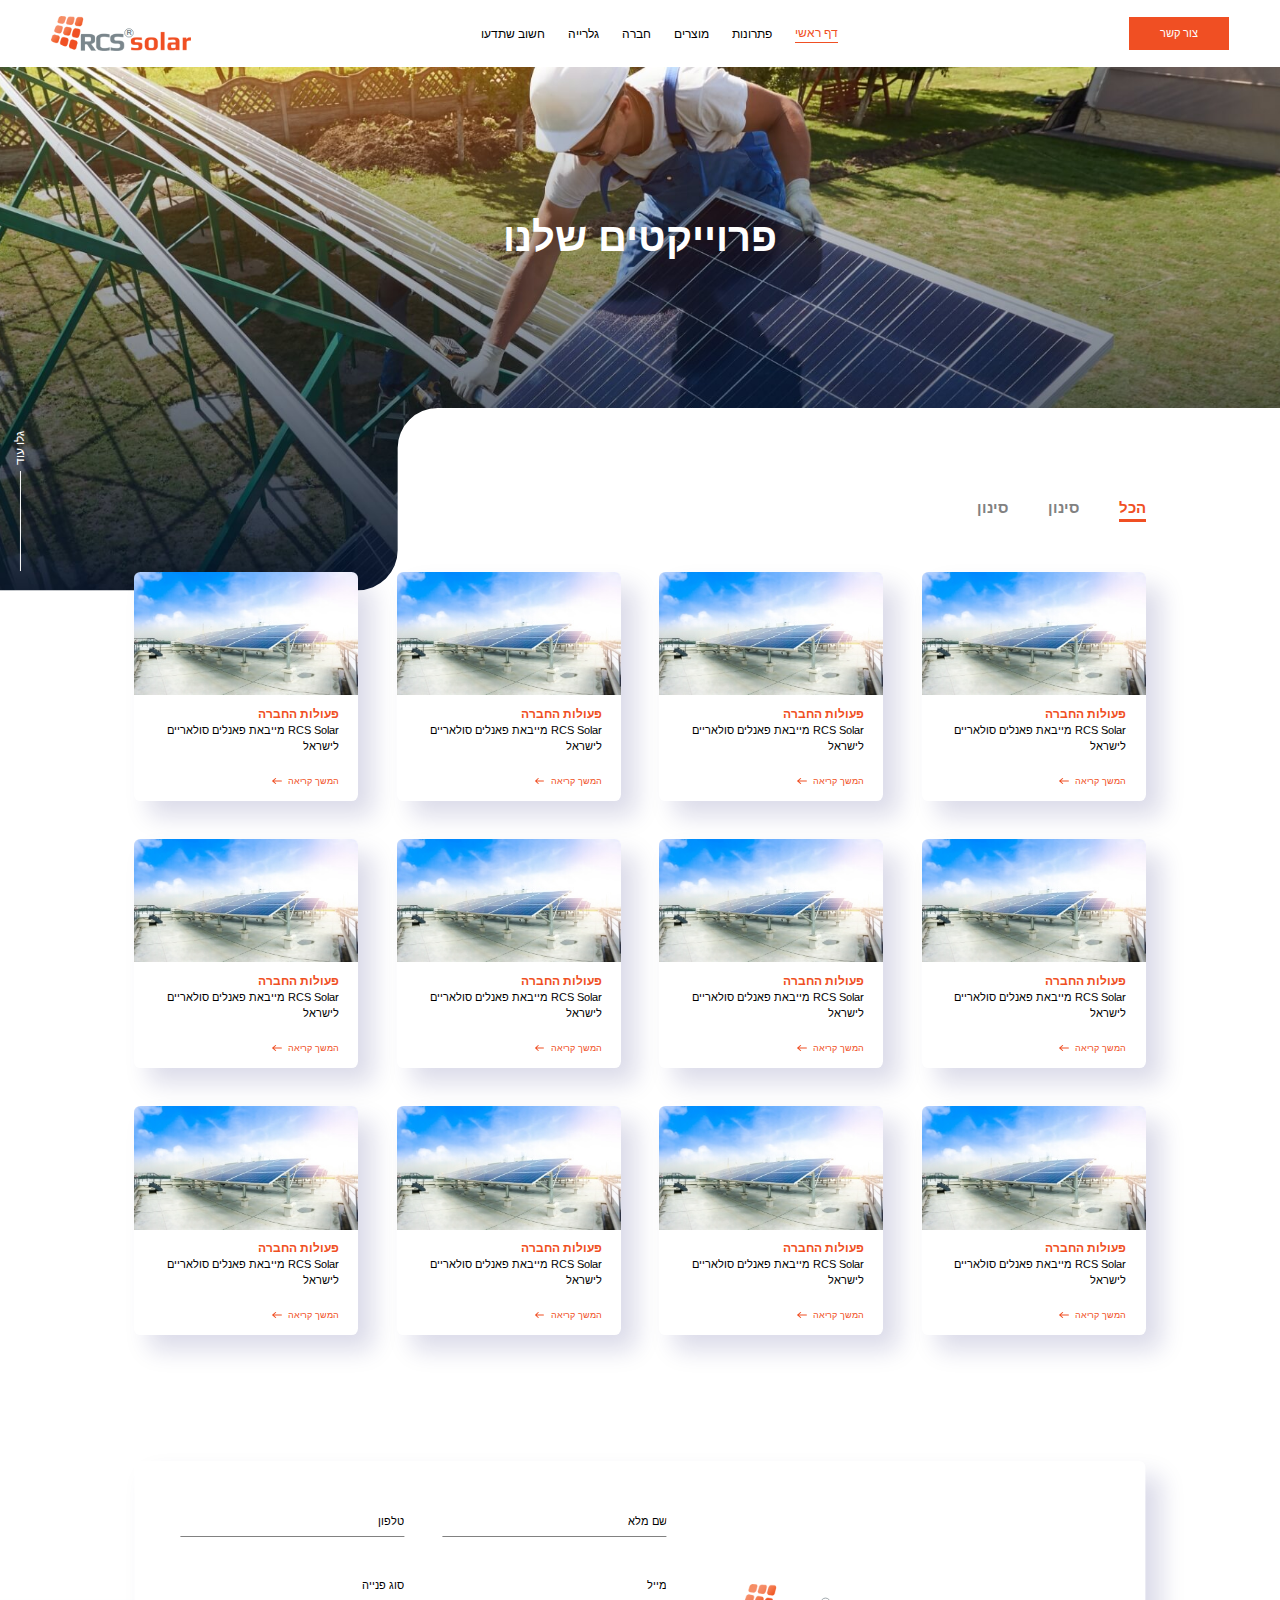
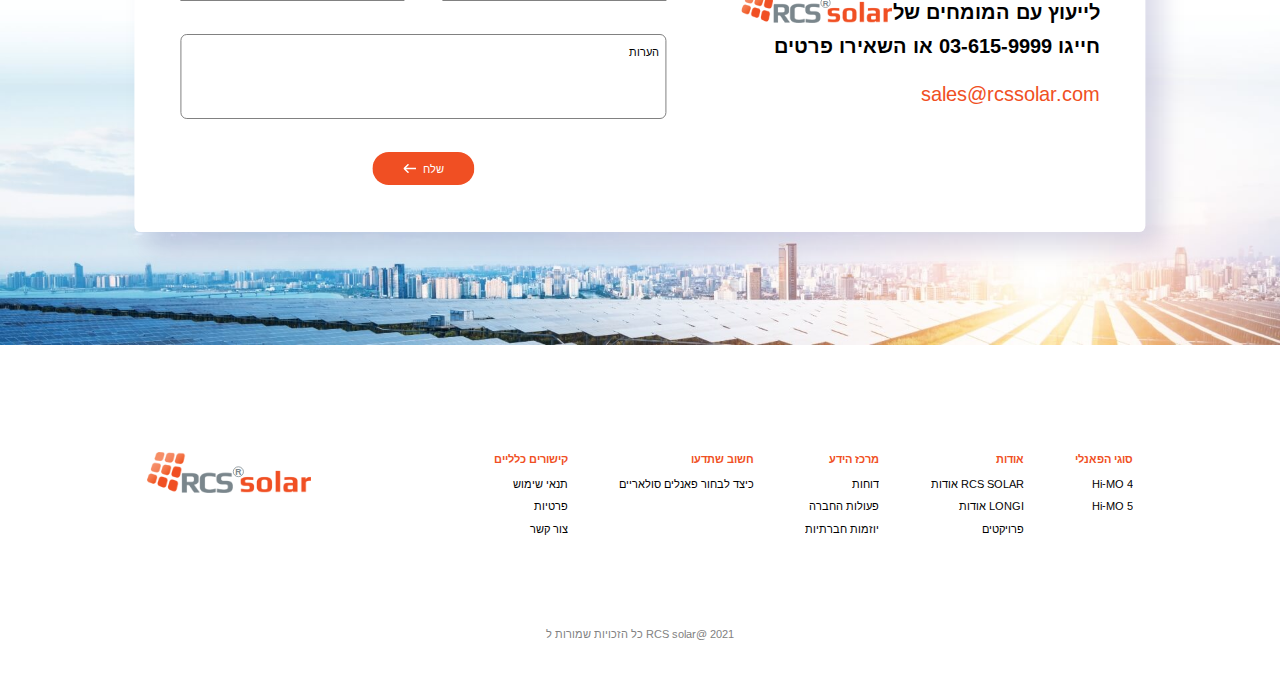
<file: blog.html>
<!DOCTYPE html>
<html lang="he-IL" dir="rtl">

<head>
  <!-- Meta -->
  <meta charset="UTF-8">
  <meta name="viewport" content="width=device-width, initial-scale=1.0">
  <meta name="description" content="RCS - Solar">
  <title>RCS - Solar</title>

  <!-- Font -->
  <link rel="preconnect" href="https://fonts.googleapis.com">
  <link rel="preconnect" href="https://fonts.gstatic.com" crossorigin>
  <link href="https://fonts.googleapis.com/css2?family=Arimo:wght@400;700&display=swap" rel="stylesheet">

  <!-- Style (Vendor) -->
  <link rel="stylesheet" href="css/swiper-bundle.min.css">
  <link rel="stylesheet" href="css/elevate-framework.css">

  <!-- Style -->
  <link rel="stylesheet" href="css/style.css">

  <!-- Favicon -->
  <link rel="icon" href="img/favicon.png">
</head>

<body class="blog-page">

  <!-- Header -->
  <header class="header">
    <div class="container">
      <!-- Contact -->
      <div class="header-contact">
        <a href="#" class="btn btn-primary">צור קשר</a>
      </div>
      <!-- Hamburger -->
      <div class="header-hamburger d-mobile">
        <a href="#">
          <img src="img/icons/hamburger.svg" alt="rcs-icon">
        </a>
      </div>
      <!-- Links -->
      <div class="header-links">
        <!-- Accordion -->
        <div class="accordion">
          <!-- Collapsible -->
          <div class="collapsible">
            <!-- Toggler -->
            <div class="collapse-toggler f-d-18 f-m-32 active">
              דף ראשי
              <div class="d-mobile">
                <img src="img/icons/chevron-down-white.svg" alt="rcs-solar-img">
              </div>
            </div>
            <!-- Collapse -->
            <div class="collapse">
              <div>
                <ul class="f-d-18 f-m-30">
                  <!-- Item -->
                  <li>
                    <a href="#">דף רף ראשי</a>
                  </li>
                  <!-- Item -->
                  <li>
                    <a href="#">דף רף ראשי</a>
                  </li>
                </ul>
              </div>
            </div>
          </div>
          <!-- Collapsible -->
          <div class="collapsible">
            <!-- Toggler -->
            <div class="collapse-toggler f-d-18 f-m-32">
              פתרונות
              <div class="d-mobile">
                <img src="img/icons/chevron-down-white.svg" alt="rcs-solar-img">
              </div>
            </div>
            <!-- Collapse -->
            <div class="collapse">
              <div>
                <ul class="f-d-18 f-m-30">
                  <!-- Item -->
                  <li>
                    <a href="#">דף רף ראשי</a>
                  </li>
                  <!-- Item -->
                  <li>
                    <a href="#">דף רף ראשי</a>
                  </li>
                </ul>
              </div>
            </div>
          </div>
          <!-- Collapsible -->
          <div class="collapsible">
            <!-- Toggler -->
            <div class="collapse-toggler f-d-18 f-m-32">
              מוצרים
              <div class="d-mobile">
                <img src="img/icons/chevron-down-white.svg" alt="rcs-solar-img">
              </div>
            </div>
            <!-- Collapse -->
            <div class="collapse">
              <div>
                <ul class="f-d-18 f-m-30">
                  <!-- Item -->
                  <li>
                    <a href="#">דף רף ראשי</a>
                  </li>
                  <!-- Item -->
                  <li>
                    <a href="#">דף רף ראשי</a>
                  </li>
                </ul>
              </div>
            </div>
          </div>
          <!-- Collapsible -->
          <div class="collapsible">
            <!-- Toggler -->
            <div class="collapse-toggler f-d-18 f-m-32">
              חברה
              <div class="d-mobile">
                <img src="img/icons/chevron-down-white.svg" alt="rcs-solar-img">
              </div>
            </div>
            <!-- Collapse -->
            <div class="collapse">
              <div>
                <ul class="f-d-18 f-m-30">
                  <!-- Item -->
                  <li>
                    <a href="#">דף רף ראשי</a>
                  </li>
                  <!-- Item -->
                  <li>
                    <a href="#">דף רף ראשי</a>
                  </li>
                </ul>
              </div>
            </div>
          </div>
          <!-- Collapsible -->
          <div class="collapsible">
            <!-- Toggler -->
            <div class="collapse-toggler f-d-18 f-m-32">
              גלרייה
              <div class="d-mobile">
                <img src="img/icons/chevron-down-white.svg" alt="rcs-solar-img">
              </div>
            </div>
            <!-- Collapse -->
            <div class="collapse">
              <div>
                <ul class="f-d-18 f-m-30">
                  <!-- Item -->
                  <li>
                    <a href="#">דף רף ראשי</a>
                  </li>
                  <!-- Item -->
                  <li>
                    <a href="#">דף רף ראשי</a>
                  </li>
                </ul>
              </div>
            </div>
          </div>
          <!-- Collapsible -->
          <div class="collapsible">
            <!-- Toggler -->
            <div class="collapse-toggler f-d-18 f-m-32">
              חשוב שתדעו
              <div class="d-mobile">
                <img src="img/icons/chevron-down-white.svg" alt="rcs-solar-img">
              </div>
            </div>
            <!-- Collapse -->
            <div class="collapse">
              <div>
                <ul class="f-d-18 f-m-30">
                  <!-- Item -->
                  <li>
                    <a href="#">דף רף ראשי</a>
                  </li>
                  <!-- Item -->
                  <li>
                    <a href="#">דף רף ראשי</a>
                  </li>
                </ul>
              </div>
            </div>
          </div>
        </div>
      </div>
      <!-- Logo -->
      <div class="logo">
        <a href="#">
          <img src="img/global/logo.svg" alt="rcs-logo">
        </a>
      </div>
    </div>
  </header>

  <!-- Banner -->
  <div class="banner">
    <div class="container">
      <div class="wrapper">
        <!-- Text -->
        <div class="text text-center">
          <h1 class="f-d-60 f-m-60">
            פרוייקטים שלנו
          </h1>
        </div>
        <!-- Img -->
        <div class="img">
          <picture>
            <source media="(min-width:1024px)" srcset="img/project/banner.jpg">
            <img src="img/project/banner-mobile.jpg" alt="rcs-solar-img">
          </picture>
        </div>
      </div>
      <!-- Scroll -->
      <div class="scroll">
        <a href="#">
          <p class="f-d-18 f-m-24">גלו עוד</p>
          <span class="line"></span>
        </a>
      </div>
    </div>
  </div>

  <!-- Blog Body -->
  <div class="blog-body">
    <div class="banner-mask">
      <picture>
        <source media="(min-width:1024px)" srcset="img/project/banner-mask.svg">
        <img src="img/project/banner-mask-mobile.svg" alt="rcs-solar-img">
      </picture>
    </div>
    <div class="container">
      <div class="tabs">
        <!-- Tab Navigation -->
        <div class="tab-navigation">
          <ul class="f-d-22 f-m-26 bold">
            <li class="tab-btn active" data-tab="#tab1">
              <a href="#">הכל</a>
            </li>
            <li class="tab-btn" data-tab="#tab2">
              <a href="#">סינון</a>
            </li>
            <li class="tab-btn" data-tab="#tab3">
              <a href="#">סינון</a>
            </li>
          </ul>
        </div>
        <!-- Tab Content -->
        <div class="tab-content">
          <ul>
            <li class="tab-panel active" id="tab1">
              <!-- Blog Posts -->
              <div class="blog-posts">
                <!-- Blog Post -->
                <div class="blog-post-card">
                  <div class="card">
                    <!-- Img -->
                    <div class="img">
                      <img src="img/home/post-img-1.jpg" alt="rcs-solar-img">
                    </div>
                    <!-- Text -->
                    <div class="text">
                      <h3 class="f-d-18 f-m-30 text-orange">פעולות החברה</h3>
                      <p class="f-d-16 f-m-26">RCS Solar מייבאת פאנלים סולאריים לישראל</p>
                      <a href="#" class="f-d-14 f-m-26 medium text-orange">
                        המשך קריאה
                        <img src="img/icons/arrow-left-orange.svg" alt="rcs-solar-img">
                      </a>
                    </div>
                  </div>
                </div>
                <!-- Blog Post -->
                <div class="blog-post-card">
                  <div class="card">
                    <!-- Img -->
                    <div class="img">
                      <img src="img/home/post-img-1.jpg" alt="rcs-solar-img">
                    </div>
                    <!-- Text -->
                    <div class="text">
                      <h3 class="f-d-18 f-m-30 text-orange">פעולות החברה</h3>
                      <p class="f-d-16 f-m-26">RCS Solar מייבאת פאנלים סולאריים לישראל</p>
                      <a href="#" class="f-d-14 f-m-26 medium text-orange">
                        המשך קריאה
                        <img src="img/icons/arrow-left-orange.svg" alt="rcs-solar-img">
                      </a>
                    </div>
                  </div>
                </div>
                <!-- Blog Post -->
                <div class="blog-post-card">
                  <div class="card">
                    <!-- Img -->
                    <div class="img">
                      <img src="img/home/post-img-1.jpg" alt="rcs-solar-img">
                    </div>
                    <!-- Text -->
                    <div class="text">
                      <h3 class="f-d-18 f-m-30 text-orange">פעולות החברה</h3>
                      <p class="f-d-16 f-m-26">RCS Solar מייבאת פאנלים סולאריים לישראל</p>
                      <a href="#" class="f-d-14 f-m-26 medium text-orange">
                        המשך קריאה
                        <img src="img/icons/arrow-left-orange.svg" alt="rcs-solar-img">
                      </a>
                    </div>
                  </div>
                </div>
                <!-- Blog Post -->
                <div class="blog-post-card">
                  <div class="card">
                    <!-- Img -->
                    <div class="img">
                      <img src="img/home/post-img-1.jpg" alt="rcs-solar-img">
                    </div>
                    <!-- Text -->
                    <div class="text">
                      <h3 class="f-d-18 f-m-30 text-orange">פעולות החברה</h3>
                      <p class="f-d-16 f-m-26">RCS Solar מייבאת פאנלים סולאריים לישראל</p>
                      <a href="#" class="f-d-14 f-m-26 medium text-orange">
                        המשך קריאה
                        <img src="img/icons/arrow-left-orange.svg" alt="rcs-solar-img">
                      </a>
                    </div>
                  </div>
                </div>
                <!-- Blog Post -->
                <div class="blog-post-card">
                  <div class="card">
                    <!-- Img -->
                    <div class="img">
                      <img src="img/home/post-img-1.jpg" alt="rcs-solar-img">
                    </div>
                    <!-- Text -->
                    <div class="text">
                      <h3 class="f-d-18 f-m-30 text-orange">פעולות החברה</h3>
                      <p class="f-d-16 f-m-26">RCS Solar מייבאת פאנלים סולאריים לישראל</p>
                      <a href="#" class="f-d-14 f-m-26 medium text-orange">
                        המשך קריאה
                        <img src="img/icons/arrow-left-orange.svg" alt="rcs-solar-img">
                      </a>
                    </div>
                  </div>
                </div>
                <!-- Blog Post -->
                <div class="blog-post-card">
                  <div class="card">
                    <!-- Img -->
                    <div class="img">
                      <img src="img/home/post-img-1.jpg" alt="rcs-solar-img">
                    </div>
                    <!-- Text -->
                    <div class="text">
                      <h3 class="f-d-18 f-m-30 text-orange">פעולות החברה</h3>
                      <p class="f-d-16 f-m-26">RCS Solar מייבאת פאנלים סולאריים לישראל</p>
                      <a href="#" class="f-d-14 f-m-26 medium text-orange">
                        המשך קריאה
                        <img src="img/icons/arrow-left-orange.svg" alt="rcs-solar-img">
                      </a>
                    </div>
                  </div>
                </div>
                <!-- Blog Post -->
                <div class="blog-post-card">
                  <div class="card">
                    <!-- Img -->
                    <div class="img">
                      <img src="img/home/post-img-1.jpg" alt="rcs-solar-img">
                    </div>
                    <!-- Text -->
                    <div class="text">
                      <h3 class="f-d-18 f-m-30 text-orange">פעולות החברה</h3>
                      <p class="f-d-16 f-m-26">RCS Solar מייבאת פאנלים סולאריים לישראל</p>
                      <a href="#" class="f-d-14 f-m-26 medium text-orange">
                        המשך קריאה
                        <img src="img/icons/arrow-left-orange.svg" alt="rcs-solar-img">
                      </a>
                    </div>
                  </div>
                </div>
                <!-- Blog Post -->
                <div class="blog-post-card">
                  <div class="card">
                    <!-- Img -->
                    <div class="img">
                      <img src="img/home/post-img-1.jpg" alt="rcs-solar-img">
                    </div>
                    <!-- Text -->
                    <div class="text">
                      <h3 class="f-d-18 f-m-30 text-orange">פעולות החברה</h3>
                      <p class="f-d-16 f-m-26">RCS Solar מייבאת פאנלים סולאריים לישראל</p>
                      <a href="#" class="f-d-14 f-m-26 medium text-orange">
                        המשך קריאה
                        <img src="img/icons/arrow-left-orange.svg" alt="rcs-solar-img">
                      </a>
                    </div>
                  </div>
                </div>
                <!-- Blog Post -->
                <div class="blog-post-card">
                  <div class="card">
                    <!-- Img -->
                    <div class="img">
                      <img src="img/home/post-img-1.jpg" alt="rcs-solar-img">
                    </div>
                    <!-- Text -->
                    <div class="text">
                      <h3 class="f-d-18 f-m-30 text-orange">פעולות החברה</h3>
                      <p class="f-d-16 f-m-26">RCS Solar מייבאת פאנלים סולאריים לישראל</p>
                      <a href="#" class="f-d-14 f-m-26 medium text-orange">
                        המשך קריאה
                        <img src="img/icons/arrow-left-orange.svg" alt="rcs-solar-img">
                      </a>
                    </div>
                  </div>
                </div>
                <!-- Blog Post -->
                <div class="blog-post-card">
                  <div class="card">
                    <!-- Img -->
                    <div class="img">
                      <img src="img/home/post-img-1.jpg" alt="rcs-solar-img">
                    </div>
                    <!-- Text -->
                    <div class="text">
                      <h3 class="f-d-18 f-m-30 text-orange">פעולות החברה</h3>
                      <p class="f-d-16 f-m-26">RCS Solar מייבאת פאנלים סולאריים לישראל</p>
                      <a href="#" class="f-d-14 f-m-26 medium text-orange">
                        המשך קריאה
                        <img src="img/icons/arrow-left-orange.svg" alt="rcs-solar-img">
                      </a>
                    </div>
                  </div>
                </div>
                <!-- Blog Post -->
                <div class="blog-post-card">
                  <div class="card">
                    <!-- Img -->
                    <div class="img">
                      <img src="img/home/post-img-1.jpg" alt="rcs-solar-img">
                    </div>
                    <!-- Text -->
                    <div class="text">
                      <h3 class="f-d-18 f-m-30 text-orange">פעולות החברה</h3>
                      <p class="f-d-16 f-m-26">RCS Solar מייבאת פאנלים סולאריים לישראל</p>
                      <a href="#" class="f-d-14 f-m-26 medium text-orange">
                        המשך קריאה
                        <img src="img/icons/arrow-left-orange.svg" alt="rcs-solar-img">
                      </a>
                    </div>
                  </div>
                </div>
                <!-- Blog Post -->
                <div class="blog-post-card">
                  <div class="card">
                    <!-- Img -->
                    <div class="img">
                      <img src="img/home/post-img-1.jpg" alt="rcs-solar-img">
                    </div>
                    <!-- Text -->
                    <div class="text">
                      <h3 class="f-d-18 f-m-30 text-orange">פעולות החברה</h3>
                      <p class="f-d-16 f-m-26">RCS Solar מייבאת פאנלים סולאריים לישראל</p>
                      <a href="#" class="f-d-14 f-m-26 medium text-orange">
                        המשך קריאה
                        <img src="img/icons/arrow-left-orange.svg" alt="rcs-solar-img">
                      </a>
                    </div>
                  </div>
                </div>
              </div>
            </li>
            <li class="tab-panel" id="tab2">
              <!-- Blog Posts -->
              <div class="blog-posts">
                <!-- Blog Post -->
                <div class="blog-post-card">
                  <div class="card">
                    <!-- Img -->
                    <div class="img">
                      <img src="img/home/post-img-1.jpg" alt="rcs-solar-img">
                    </div>
                    <!-- Text -->
                    <div class="text">
                      <h3 class="f-d-18 f-m-30 text-orange">פעולות החברה</h3>
                      <p class="f-d-16 f-m-26">RCS Solar מייבאת פאנלים סולאריים לישראל</p>
                      <a href="#" class="f-d-14 f-m-26 medium text-orange">
                        המשך קריאה
                        <img src="img/icons/arrow-left-orange.svg" alt="rcs-solar-img">
                      </a>
                    </div>
                  </div>
                </div>
                <!-- Blog Post -->
                <div class="blog-post-card">
                  <div class="card">
                    <!-- Img -->
                    <div class="img">
                      <img src="img/home/post-img-1.jpg" alt="rcs-solar-img">
                    </div>
                    <!-- Text -->
                    <div class="text">
                      <h3 class="f-d-18 f-m-30 text-orange">פעולות החברה</h3>
                      <p class="f-d-16 f-m-26">RCS Solar מייבאת פאנלים סולאריים לישראל</p>
                      <a href="#" class="f-d-14 f-m-26 medium text-orange">
                        המשך קריאה
                        <img src="img/icons/arrow-left-orange.svg" alt="rcs-solar-img">
                      </a>
                    </div>
                  </div>
                </div>
              </div>
            </li>
            <li class="tab-panel" id="tab3">
              <!-- Blog Posts -->
              <div class="blog-posts">
                <!-- Blog Post -->
                <div class="blog-post-card">
                  <div class="card">
                    <!-- Img -->
                    <div class="img">
                      <img src="img/home/post-img-1.jpg" alt="rcs-solar-img">
                    </div>
                    <!-- Text -->
                    <div class="text">
                      <h3 class="f-d-18 f-m-30 text-orange">פעולות החברה</h3>
                      <p class="f-d-16 f-m-26">RCS Solar מייבאת פאנלים סולאריים לישראל</p>
                      <a href="#" class="f-d-14 f-m-26 medium text-orange">
                        המשך קריאה
                        <img src="img/icons/arrow-left-orange.svg" alt="rcs-solar-img">
                      </a>
                    </div>
                  </div>
                </div>
              </div>
            </li>
          </ul>
        </div>
      </div>
    </div>
  </div>

  <!-- Contact Form -->
  <div class="contact-form">
    <div class="container">
      <!-- Text -->
      <div class="text">
        <div class="row">
          <div class="col">
            <h2 class="f-d-30 f-m-42">לייעוץ עם המומחים של</h2>
          </div>
          <div class="col">
            <img src="img/global/logo.svg" alt="rcs-logo">
          </div>
        </div>
        <h3 class="f-d-30 f-m-42">חייגו 03-615-9999 או השאירו פרטים</h3>
        <a href="#" class="f-d-30 f-m-42 text-orange">sales@rcssolar.com</a>
      </div>
      <!-- Form -->
      <div class="form">
        <form>
          <!-- Row -->
          <div class="row">
            <div class="col">
              <input type="text" placeholder="שם מלא">
            </div>
            <div class="col">
              <input type="text" placeholder="טלפון">
            </div>
          </div>
          <!-- Row -->
          <div class="row">
            <div class="col">
              <input type="text" placeholder="מייל">
            </div>
            <div class="col">
              <input type="text" placeholder="סוג פנייה">
            </div>
          </div>
          <!-- Row -->
          <div class="row">
            <textarea rows="4" placeholder="הערות"></textarea>
          </div>
          <!-- Row -->
          <div class="row">
            <button type="submit" class="btn btn-primary rounded">שלח <img src="img/icons/arrow-left-white.svg" alt="rcs-solar-img"></button>
          </div>
        </form>
      </div>
    </div>
    <!-- Bg -->
    <div class="bg">
      <picture>
        <source media="(min-width:1024px)" srcset="img/global/contact-bg.jpg">
        <img src="img/global/contact-bg-mobile.jpg" alt="rcs-solar-img">
      </picture>
    </div>
  </div>

  <!-- Footer -->
  <footer class="footer">
    <div class="container">
      <!-- Top -->
      <div class="footer-top">
        <!-- Links -->
        <div class="links">
          <!-- Accordion -->
          <div class="accordion">
            <!-- Collapsible -->
            <div class="collapsible">
              <!-- Toggler -->
              <div class="collapse-toggler f-d-16 f-m-32 text-orange">
                סוגי הפאנלי
                <img src="img/icons/chevron-down.svg" alt="rcs-icon" class="d-mobile">
              </div>
              <!-- Collapse -->
              <div class="collapse">
                <div>
                  <ul class="f-d-16 f-m-30">
                    <!-- Item -->
                    <li>
                      <a href="#">Hi-MO 4</a>
                    </li>
                    <!-- Item -->
                    <li>
                      <a href="#">Hi-MO 5</a>
                    </li>
                  </ul>
                </div>
              </div>
            </div>
            <!-- Collapsible -->
            <div class="collapsible">
              <!-- Toggler -->
              <div class="collapse-toggler f-d-16 f-m-32 text-orange">
                אודות 
                <img src="img/icons/chevron-down.svg" alt="rcs-icon" class="d-mobile">
              </div>
              <!-- Collapse -->
              <div class="collapse">
                <div>
                  <ul class="f-d-16 f-m-30">
                    <!-- Item -->
                    <li>
                      <a href="#">RCS SOLAR אודות  </a>
                    </li>
                    <!-- Item -->
                    <li>
                      <a href="#">LONGI אודות  </a>
                    </li>
                    <!-- Item -->
                    <li>
                      <a href="#">פרויקטים</a>
                    </li>
                  </ul>
                </div>
              </div>
            </div>
            <!-- Collapsible -->
            <div class="collapsible">
              <!-- Toggler -->
              <div class="collapse-toggler f-d-16 f-m-32 text-orange">
                מרכז הידע
                <img src="img/icons/chevron-down.svg" alt="rcs-icon" class="d-mobile">
              </div>
              <!-- Collapse -->
              <div class="collapse">
                <div>
                  <ul class="f-d-16 f-m-30">
                    <!-- Item -->
                    <li>
                      <a href="#">דוחות</a>
                    </li>
                    <!-- Item -->
                    <li>
                      <a href="#">פעולות החברה</a>
                    </li>
                    <!-- Item -->
                    <li>
                      <a href="#">יוזמות חברתיות</a>
                    </li>
                  </ul>
                </div>
              </div>
            </div>
            <!-- Collapsible -->
            <div class="collapsible">
              <!-- Toggler -->
              <div class="collapse-toggler f-d-16 f-m-32 text-orange">
                חשוב שתדעו
                <img src="img/icons/chevron-down.svg" alt="rcs-icon" class="d-mobile">
              </div>
              <!-- Collapse -->
              <div class="collapse">
                <div>
                  <ul class="f-d-16 f-m-30">
                    <!-- Item -->
                    <li>
                      <a href="#">כיצד לבחור פאנלים סולאריים</a>
                    </li>
                  </ul>
                </div>
              </div>
            </div>
            <!-- Collapsible -->
            <div class="collapsible">
              <!-- Toggler -->
              <div class="collapse-toggler f-d-16 f-m-32 text-orange">
                קישורים כלליים
                <img src="img/icons/chevron-down.svg" alt="rcs-icon" class="d-mobile">
              </div>
              <!-- Collapse -->
              <div class="collapse">
                <div>
                  <ul class="f-d-16 f-m-30">
                    <!-- Item -->
                    <li>
                      <a href="#">תנאי שימוש</a>
                    </li>
                    <!-- Item -->
                    <li>
                      <a href="#">פרטיות</a>
                    </li>
                    <!-- Item -->
                    <li>
                      <a href="#">צור קשר</a>
                    </li>
                  </ul>
                </div>
              </div>
            </div>
          </div>
        </div>
        <!-- Logo -->
        <div class="logo">
          <img src="img/global/logo.svg" alt="rcs-logo">
        </div>
      </div>
      <!-- Bottom -->
      <div class="footer-bottom">
        <p class="f-d-16 f-m-28 text-gray text-center">‏2021 @RCS solar כל הזכויות שמורות ל</p>
      </div>
    </div>
  </footer>

  <!-- Script (Vendor) -->
  <script src="js/elevate-framework.js"></script>
  <script src="js/swiper-bundle.min.js"></script>
  <script src="js/gsap.min.js"></script>

  <!-- Script -->
  <script src="js/app.js"></script>

</body>

</html>
</file>
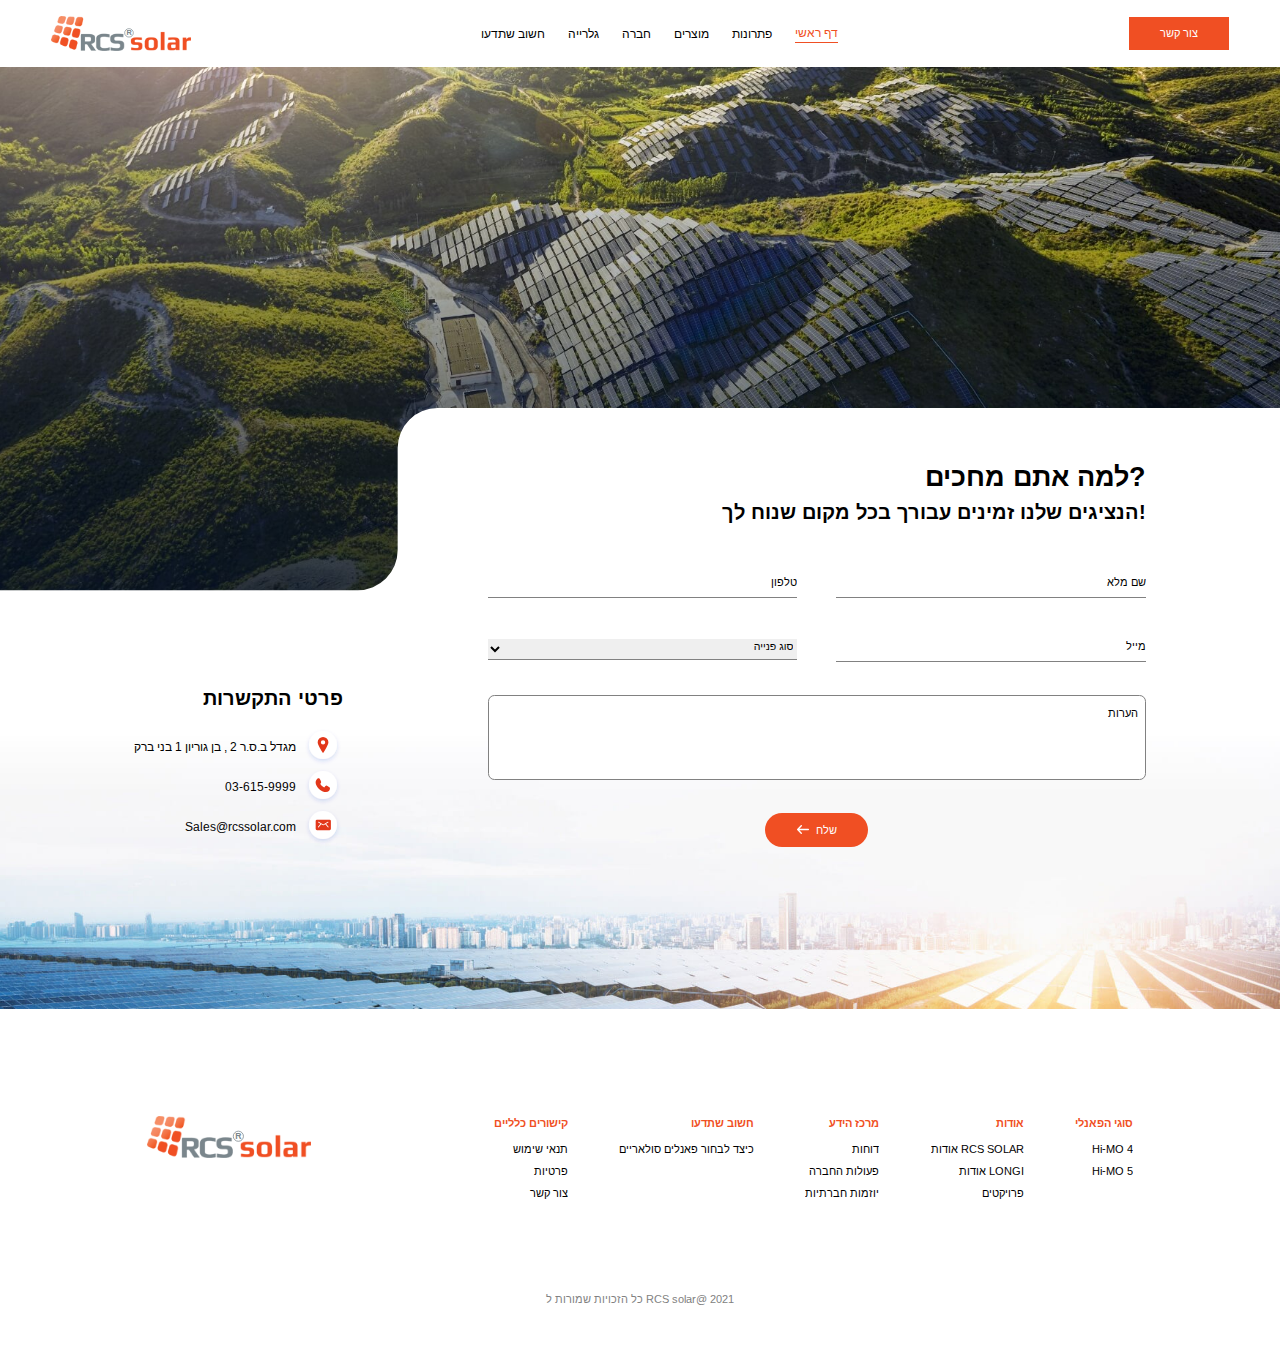
<file: contact.html>
<!DOCTYPE html>
<html lang="he-IL" dir="rtl">

<head>
  <!-- Meta -->
  <meta charset="UTF-8">
  <meta name="viewport" content="width=device-width, initial-scale=1.0">
  <meta name="description" content="RCS - Solar">
  <title>RCS - Solar</title>

  <!-- Font -->
  <link rel="preconnect" href="https://fonts.googleapis.com">
  <link rel="preconnect" href="https://fonts.gstatic.com" crossorigin>
  <link href="https://fonts.googleapis.com/css2?family=Arimo:wght@400;700&display=swap" rel="stylesheet">

  <!-- Style (Vendor) -->
  <link rel="stylesheet" href="css/swiper-bundle.min.css">
  <link rel="stylesheet" href="css/elevate-framework.css">

  <!-- Style -->
  <link rel="stylesheet" href="css/style.css">

  <!-- Favicon -->
  <link rel="icon" href="img/favicon.png">
</head>

<body class="contact-page">

  <!-- Header -->
  <header class="header">
    <div class="container">
      <!-- Contact -->
      <div class="header-contact">
        <a href="#" class="btn btn-primary">צור קשר</a>
      </div>
      <!-- Hamburger -->
      <div class="header-hamburger d-mobile">
        <a href="#">
          <img src="img/icons/hamburger.svg" alt="rcs-icon">
        </a>
      </div>
      <!-- Links -->
      <div class="header-links">
        <!-- Accordion -->
        <div class="accordion">
          <!-- Collapsible -->
          <div class="collapsible">
            <!-- Toggler -->
            <div class="collapse-toggler f-d-18 f-m-32 active">
              דף ראשי
              <div class="d-mobile">
                <img src="img/icons/chevron-down-white.svg" alt="rcs-solar-img">
              </div>
            </div>
            <!-- Collapse -->
            <div class="collapse">
              <div>
                <ul class="f-d-18 f-m-30">
                  <!-- Item -->
                  <li>
                    <a href="#">דף רף ראשי</a>
                  </li>
                  <!-- Item -->
                  <li>
                    <a href="#">דף רף ראשי</a>
                  </li>
                </ul>
              </div>
            </div>
          </div>
          <!-- Collapsible -->
          <div class="collapsible">
            <!-- Toggler -->
            <div class="collapse-toggler f-d-18 f-m-32">
              פתרונות
              <div class="d-mobile">
                <img src="img/icons/chevron-down-white.svg" alt="rcs-solar-img">
              </div>
            </div>
            <!-- Collapse -->
            <div class="collapse">
              <div>
                <ul class="f-d-18 f-m-30">
                  <!-- Item -->
                  <li>
                    <a href="#">דף רף ראשי</a>
                  </li>
                  <!-- Item -->
                  <li>
                    <a href="#">דף רף ראשי</a>
                  </li>
                </ul>
              </div>
            </div>
          </div>
          <!-- Collapsible -->
          <div class="collapsible">
            <!-- Toggler -->
            <div class="collapse-toggler f-d-18 f-m-32">
              מוצרים
              <div class="d-mobile">
                <img src="img/icons/chevron-down-white.svg" alt="rcs-solar-img">
              </div>
            </div>
            <!-- Collapse -->
            <div class="collapse">
              <div>
                <ul class="f-d-18 f-m-30">
                  <!-- Item -->
                  <li>
                    <a href="#">דף רף ראשי</a>
                  </li>
                  <!-- Item -->
                  <li>
                    <a href="#">דף רף ראשי</a>
                  </li>
                </ul>
              </div>
            </div>
          </div>
          <!-- Collapsible -->
          <div class="collapsible">
            <!-- Toggler -->
            <div class="collapse-toggler f-d-18 f-m-32">
              חברה
              <div class="d-mobile">
                <img src="img/icons/chevron-down-white.svg" alt="rcs-solar-img">
              </div>
            </div>
            <!-- Collapse -->
            <div class="collapse">
              <div>
                <ul class="f-d-18 f-m-30">
                  <!-- Item -->
                  <li>
                    <a href="#">דף רף ראשי</a>
                  </li>
                  <!-- Item -->
                  <li>
                    <a href="#">דף רף ראשי</a>
                  </li>
                </ul>
              </div>
            </div>
          </div>
          <!-- Collapsible -->
          <div class="collapsible">
            <!-- Toggler -->
            <div class="collapse-toggler f-d-18 f-m-32">
              גלרייה
              <div class="d-mobile">
                <img src="img/icons/chevron-down-white.svg" alt="rcs-solar-img">
              </div>
            </div>
            <!-- Collapse -->
            <div class="collapse">
              <div>
                <ul class="f-d-18 f-m-30">
                  <!-- Item -->
                  <li>
                    <a href="#">דף רף ראשי</a>
                  </li>
                  <!-- Item -->
                  <li>
                    <a href="#">דף רף ראשי</a>
                  </li>
                </ul>
              </div>
            </div>
          </div>
          <!-- Collapsible -->
          <div class="collapsible">
            <!-- Toggler -->
            <div class="collapse-toggler f-d-18 f-m-32">
              חשוב שתדעו
              <div class="d-mobile">
                <img src="img/icons/chevron-down-white.svg" alt="rcs-solar-img">
              </div>
            </div>
            <!-- Collapse -->
            <div class="collapse">
              <div>
                <ul class="f-d-18 f-m-30">
                  <!-- Item -->
                  <li>
                    <a href="#">דף רף ראשי</a>
                  </li>
                  <!-- Item -->
                  <li>
                    <a href="#">דף רף ראשי</a>
                  </li>
                </ul>
              </div>
            </div>
          </div>
        </div>
      </div>
      <!-- Logo -->
      <div class="logo">
        <a href="#">
          <img src="img/global/logo.svg" alt="rcs-logo">
        </a>
      </div>
    </div>
  </header>

  <!-- Banner -->
  <div class="banner">
    <div class="container">
      <div class="wrapper">
        <!-- Img -->
        <div class="img">
          <picture>
            <source media="(min-width:1024px)" srcset="img/contact/banner.jpg">
            <img src="img/contact/banner-mobile.jpg" alt="rcs-solar-img">
          </picture>
        </div>
      </div>
    </div>
  </div>

  <!-- Contact Body -->
  <div class="contact-body">
    <!-- Mask -->
    <div class="banner-mask">
      <picture>
        <source media="(min-width:1024px)" srcset="img/project/banner-mask.svg">
        <img src="img/project/banner-mask-mobile.svg" alt="rcs-solar-img">
      </picture>
    </div>
    <!-- Container -->
    <div class="container">
      <!-- Form -->
      <div class="form">
        <h1 class="f-d-40 f-m-50">?למה אתם מחכים</h1>
        <h2 class="f-d-30 f-m-40">!הנציגים שלנו זמינים עבורך בכל מקום שנוח לך</h2>
        <form>
          <!-- Row -->
          <div class="row">
            <div class="col">
              <input type="text" placeholder="שם מלא ">
            </div>
            <div class="col">
              <input type="text" placeholder="טלפון">
            </div>
          </div>
          <!-- Row -->
          <div class="row">
            <div class="col">
              <input type="text" placeholder="מייל">
            </div>
            <div class="col">
              <select>
                <option value="1">סוג פנייה</option>
                <option value="2">סוג פנייה</option>
              </select>
            </div>
          </div>
          <!-- Row -->
          <div class="row">
            <textarea rows="4" placeholder="הערות"></textarea>
          </div>
          <!-- Row -->
          <div class="row">
            <button type="submit" class="btn btn-primary rounded">שלח <img src="img/icons/arrow-left-white.svg" alt="rcs-solar-img"></button>
          </div>
        </form>
      </div>
      <!-- Info -->
      <div class="info">
        <h2 class="f-d-30 f-m-50">פרטי התקשרות</h2>
        <ul class="f-d-18 f-m-30">
          <li>
            <img src="img/icons/location.svg" alt="rcs-solar-img">
            מגדל ב.ס.ר 2 , בן גוריון 1 בני ברק
          </li>
          <li>
            <img src="img/icons/phone.svg" alt="rcs-solar-img">
            03-615-9999
          </li>
          <li>
            <img src="img/icons/email.svg" alt="rcs-solar-img">
            Sales@rcssolar.com
          </li>
        </ul>
      </div>
    </div>
    <!-- Bg -->
    <div class="bg">
      <picture>
        <source media="(min-width:1024px)" srcset="img/contact/bg.jpg">
        <img src="img/contact/bg-mobile.jpg" alt="rcs-solar-img">
      </picture>
    </div>
  </div>

  <!-- Footer -->
  <footer class="footer">
    <div class="container">
      <!-- Top -->
      <div class="footer-top">
        <!-- Links -->
        <div class="links">
          <!-- Accordion -->
          <div class="accordion">
            <!-- Collapsible -->
            <div class="collapsible">
              <!-- Toggler -->
              <div class="collapse-toggler f-d-16 f-m-32 text-orange">
                סוגי הפאנלי
                <img src="img/icons/chevron-down.svg" alt="rcs-icon" class="d-mobile">
              </div>
              <!-- Collapse -->
              <div class="collapse">
                <div>
                  <ul class="f-d-16 f-m-30">
                    <!-- Item -->
                    <li>
                      <a href="#">Hi-MO 4</a>
                    </li>
                    <!-- Item -->
                    <li>
                      <a href="#">Hi-MO 5</a>
                    </li>
                  </ul>
                </div>
              </div>
            </div>
            <!-- Collapsible -->
            <div class="collapsible">
              <!-- Toggler -->
              <div class="collapse-toggler f-d-16 f-m-32 text-orange">
                אודות
                <img src="img/icons/chevron-down.svg" alt="rcs-icon" class="d-mobile">
              </div>
              <!-- Collapse -->
              <div class="collapse">
                <div>
                  <ul class="f-d-16 f-m-30">
                    <!-- Item -->
                    <li>
                      <a href="#">RCS SOLAR אודות </a>
                    </li>
                    <!-- Item -->
                    <li>
                      <a href="#">LONGI אודות </a>
                    </li>
                    <!-- Item -->
                    <li>
                      <a href="#">פרויקטים</a>
                    </li>
                  </ul>
                </div>
              </div>
            </div>
            <!-- Collapsible -->
            <div class="collapsible">
              <!-- Toggler -->
              <div class="collapse-toggler f-d-16 f-m-32 text-orange">
                מרכז הידע
                <img src="img/icons/chevron-down.svg" alt="rcs-icon" class="d-mobile">
              </div>
              <!-- Collapse -->
              <div class="collapse">
                <div>
                  <ul class="f-d-16 f-m-30">
                    <!-- Item -->
                    <li>
                      <a href="#">דוחות</a>
                    </li>
                    <!-- Item -->
                    <li>
                      <a href="#">פעולות החברה</a>
                    </li>
                    <!-- Item -->
                    <li>
                      <a href="#">יוזמות חברתיות</a>
                    </li>
                  </ul>
                </div>
              </div>
            </div>
            <!-- Collapsible -->
            <div class="collapsible">
              <!-- Toggler -->
              <div class="collapse-toggler f-d-16 f-m-32 text-orange">
                חשוב שתדעו
                <img src="img/icons/chevron-down.svg" alt="rcs-icon" class="d-mobile">
              </div>
              <!-- Collapse -->
              <div class="collapse">
                <div>
                  <ul class="f-d-16 f-m-30">
                    <!-- Item -->
                    <li>
                      <a href="#">כיצד לבחור פאנלים סולאריים</a>
                    </li>
                  </ul>
                </div>
              </div>
            </div>
            <!-- Collapsible -->
            <div class="collapsible">
              <!-- Toggler -->
              <div class="collapse-toggler f-d-16 f-m-32 text-orange">
                קישורים כלליים
                <img src="img/icons/chevron-down.svg" alt="rcs-icon" class="d-mobile">
              </div>
              <!-- Collapse -->
              <div class="collapse">
                <div>
                  <ul class="f-d-16 f-m-30">
                    <!-- Item -->
                    <li>
                      <a href="#">תנאי שימוש</a>
                    </li>
                    <!-- Item -->
                    <li>
                      <a href="#">פרטיות</a>
                    </li>
                    <!-- Item -->
                    <li>
                      <a href="#">צור קשר</a>
                    </li>
                  </ul>
                </div>
              </div>
            </div>
          </div>
        </div>
        <!-- Logo -->
        <div class="logo">
          <img src="img/global/logo.svg" alt="rcs-logo">
        </div>
      </div>
      <!-- Bottom -->
      <div class="footer-bottom">
        <p class="f-d-16 f-m-28 text-gray text-center">‏2021 @RCS solar כל הזכויות שמורות ל</p>
      </div>
    </div>
  </footer>

  <!-- Script (Vendor) -->
  <script src="js/elevate-framework.js"></script>
  <script src="js/swiper-bundle.min.js"></script>
  <script src="js/gsap.min.js"></script>

  <!-- Script -->
  <script src="js/app.js"></script>

</body>

</html>
</file>
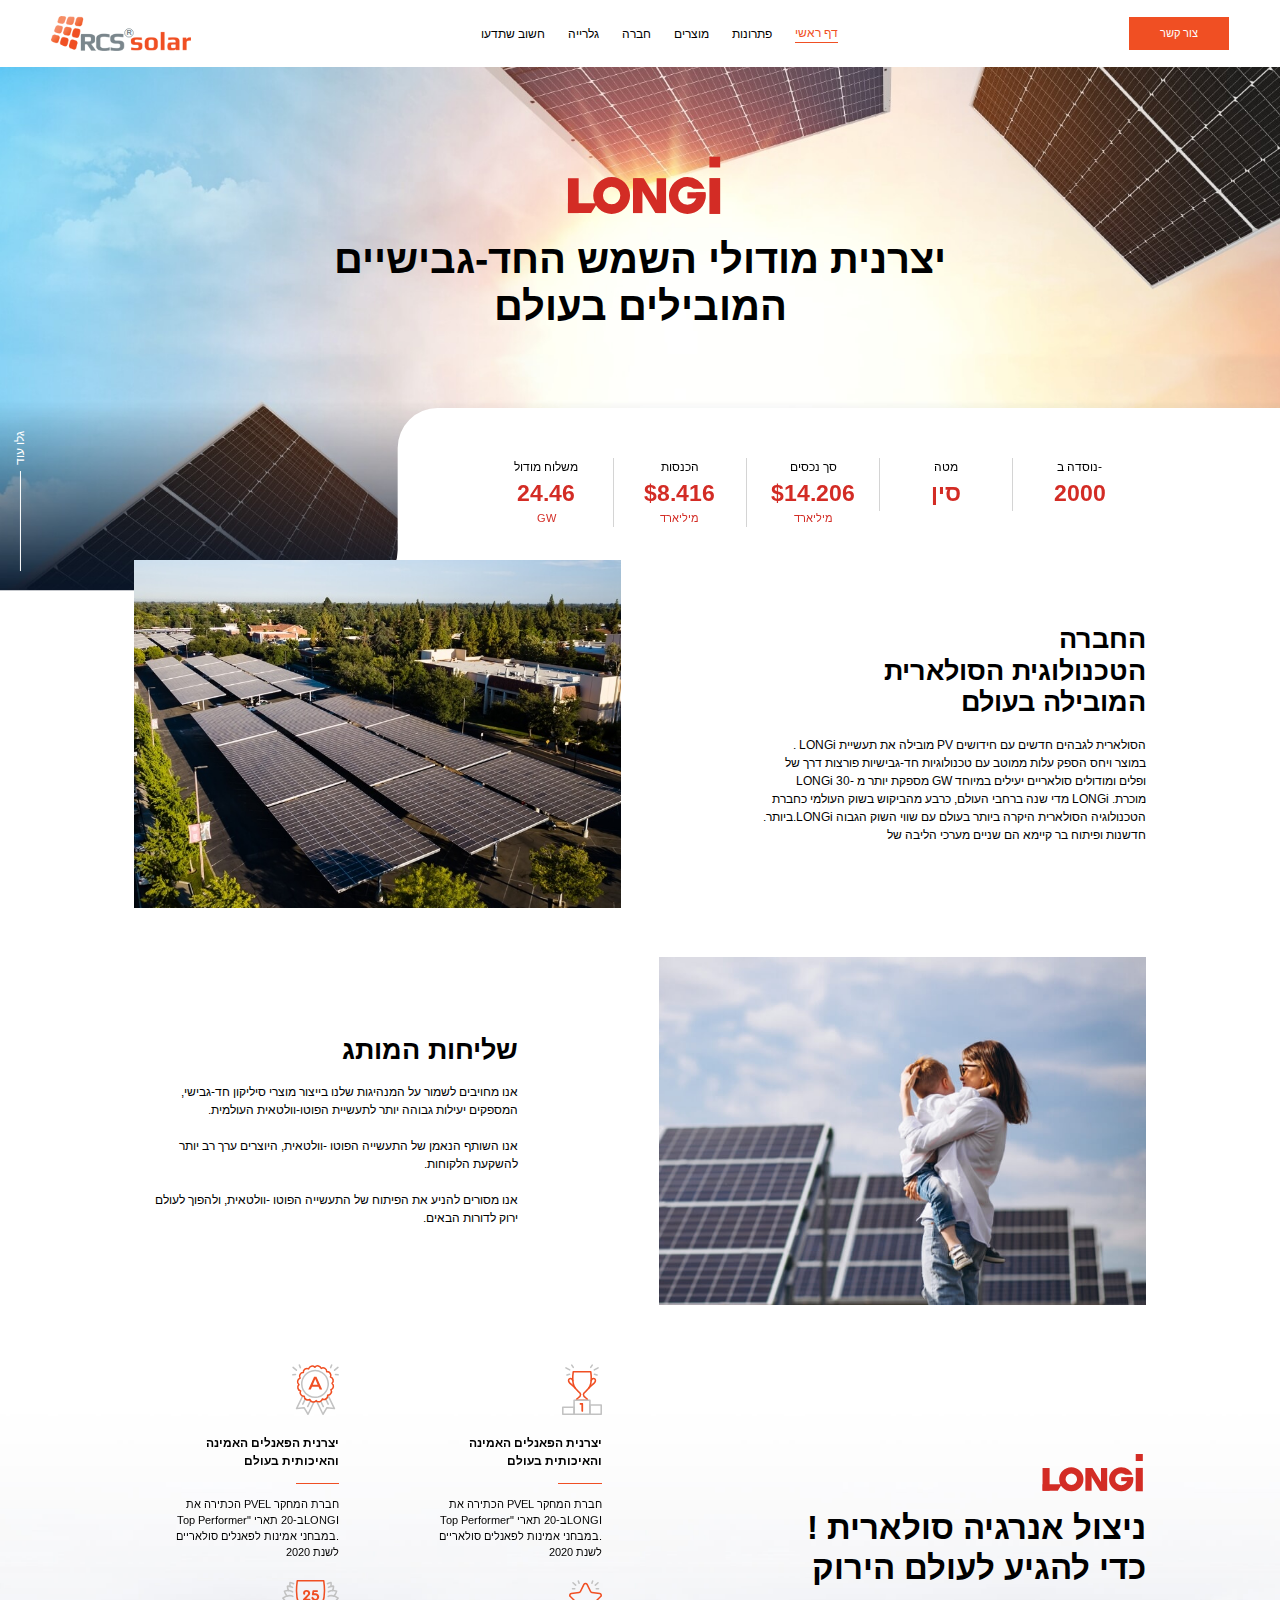
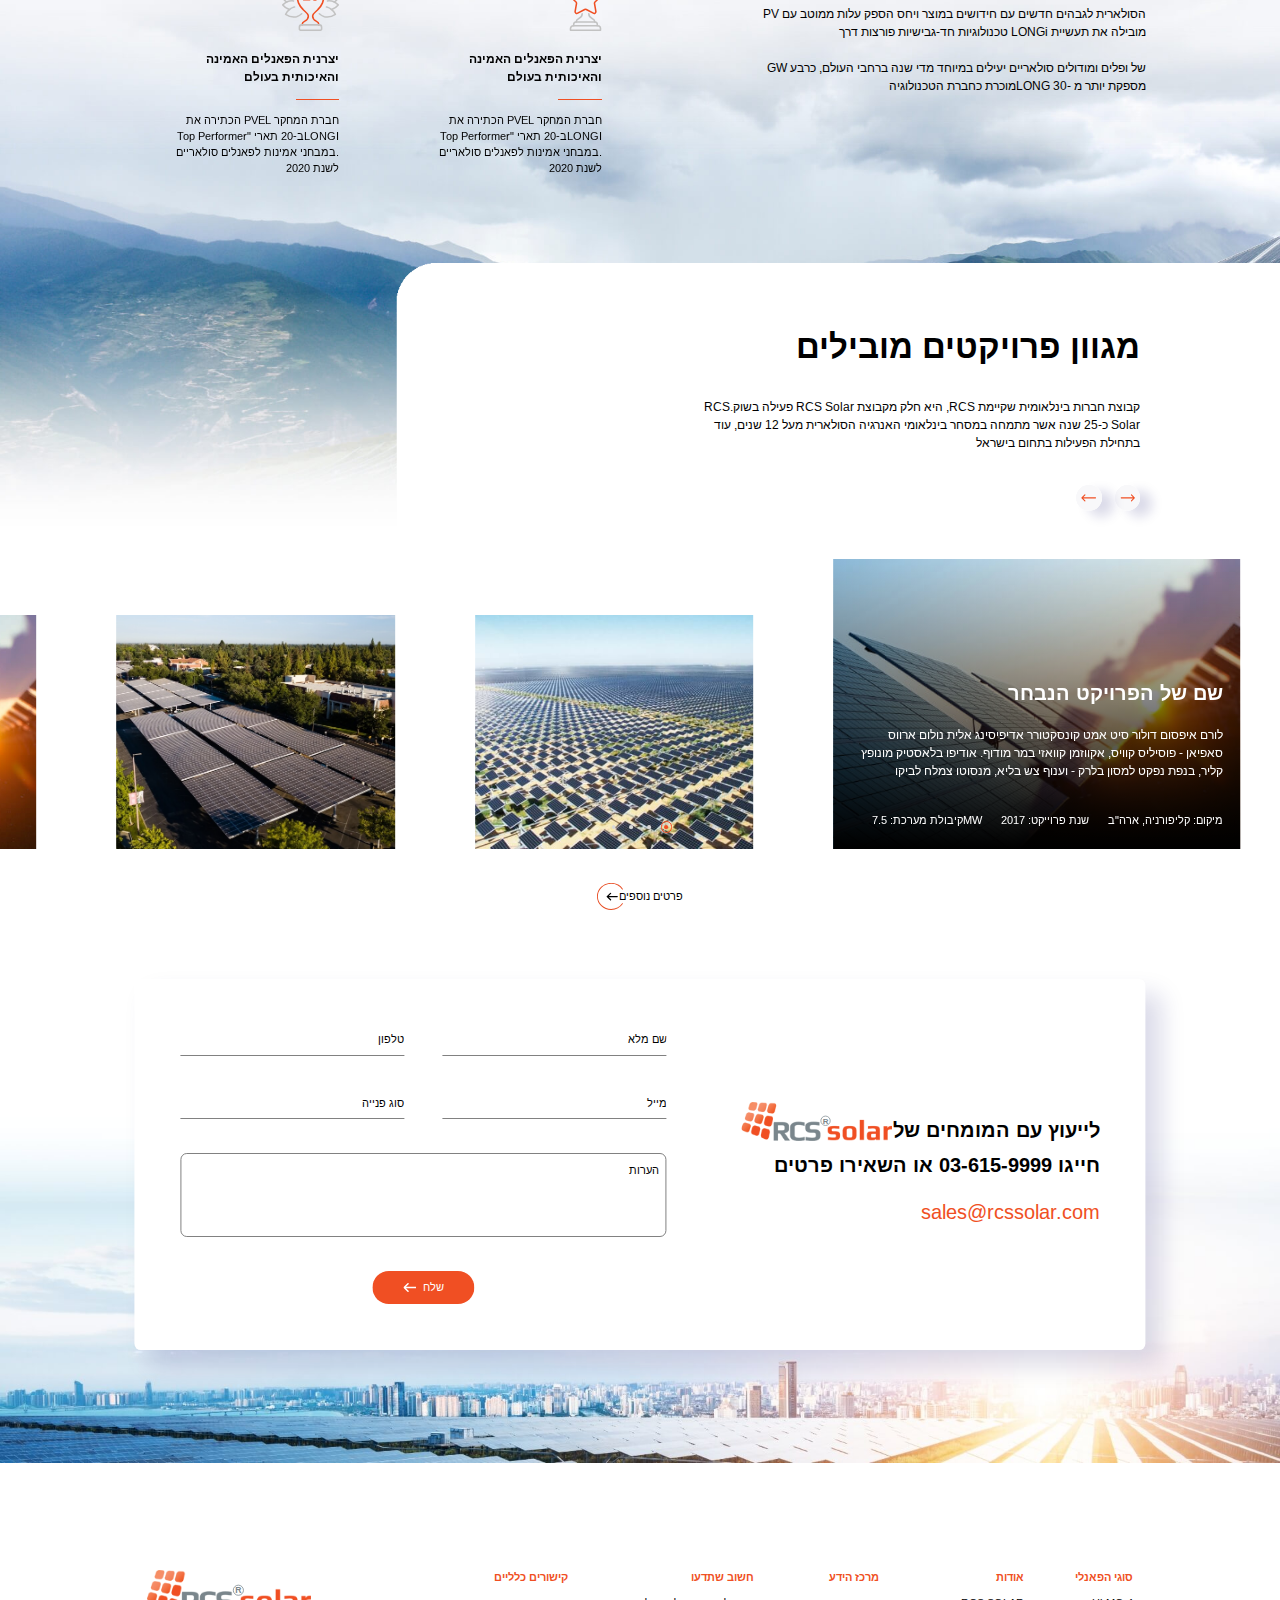
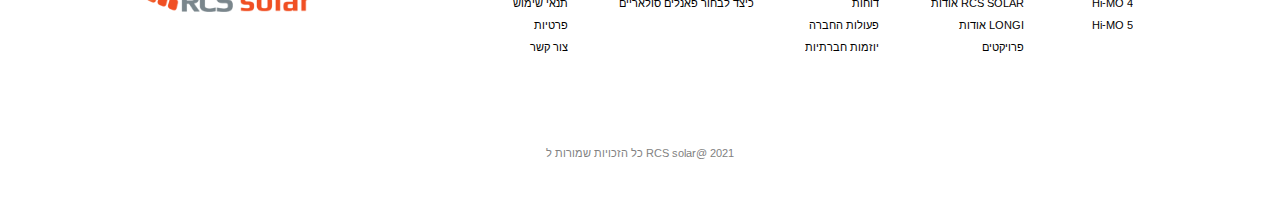
<file: longi.html>
<!DOCTYPE html>
<html lang="he-IL" dir="rtl">

<head>
  <!-- Meta -->
  <meta charset="UTF-8">
  <meta name="viewport" content="width=device-width, initial-scale=1.0">
  <meta name="description" content="RCS - Solar">
  <title>RCS - Solar</title>

  <!-- Font -->
  <link rel="preconnect" href="https://fonts.googleapis.com">
  <link rel="preconnect" href="https://fonts.gstatic.com" crossorigin>
  <link href="https://fonts.googleapis.com/css2?family=Arimo:wght@400;700&display=swap" rel="stylesheet">

  <!-- Style (Vendor) -->
  <link rel="stylesheet" href="css/swiper-bundle.min.css">
  <link rel="stylesheet" href="css/elevate-framework.css">

  <!-- Style -->
  <link rel="stylesheet" href="css/style.css">

  <!-- Favicon -->
  <link rel="icon" href="img/favicon.png">
</head>

<body class="longi-page">

  <!-- Header -->
  <header class="header">
    <div class="container">
      <!-- Contact -->
      <div class="header-contact">
        <a href="#" class="btn btn-primary">צור קשר</a>
      </div>
      <!-- Hamburger -->
      <div class="header-hamburger d-mobile">
        <a href="#">
          <img src="img/icons/hamburger.svg" alt="rcs-icon">
        </a>
      </div>
      <!-- Links -->
      <div class="header-links">
        <!-- Accordion -->
        <div class="accordion">
          <!-- Collapsible -->
          <div class="collapsible">
            <!-- Toggler -->
            <div class="collapse-toggler f-d-18 f-m-32 active">
              דף ראשי
              <div class="d-mobile">
                <img src="img/icons/chevron-down-white.svg" alt="rcs-solar-img">
              </div>
            </div>
            <!-- Collapse -->
            <div class="collapse">
              <div>
                <ul class="f-d-18 f-m-30">
                  <!-- Item -->
                  <li>
                    <a href="#">דף רף ראשי</a>
                  </li>
                  <!-- Item -->
                  <li>
                    <a href="#">דף רף ראשי</a>
                  </li>
                </ul>
              </div>
            </div>
          </div>
          <!-- Collapsible -->
          <div class="collapsible">
            <!-- Toggler -->
            <div class="collapse-toggler f-d-18 f-m-32">
              פתרונות
              <div class="d-mobile">
                <img src="img/icons/chevron-down-white.svg" alt="rcs-solar-img">
              </div>
            </div>
            <!-- Collapse -->
            <div class="collapse">
              <div>
                <ul class="f-d-18 f-m-30">
                  <!-- Item -->
                  <li>
                    <a href="#">דף רף ראשי</a>
                  </li>
                  <!-- Item -->
                  <li>
                    <a href="#">דף רף ראשי</a>
                  </li>
                </ul>
              </div>
            </div>
          </div>
          <!-- Collapsible -->
          <div class="collapsible">
            <!-- Toggler -->
            <div class="collapse-toggler f-d-18 f-m-32">
              מוצרים
              <div class="d-mobile">
                <img src="img/icons/chevron-down-white.svg" alt="rcs-solar-img">
              </div>
            </div>
            <!-- Collapse -->
            <div class="collapse">
              <div>
                <ul class="f-d-18 f-m-30">
                  <!-- Item -->
                  <li>
                    <a href="#">דף רף ראשי</a>
                  </li>
                  <!-- Item -->
                  <li>
                    <a href="#">דף רף ראשי</a>
                  </li>
                </ul>
              </div>
            </div>
          </div>
          <!-- Collapsible -->
          <div class="collapsible">
            <!-- Toggler -->
            <div class="collapse-toggler f-d-18 f-m-32">
              חברה
              <div class="d-mobile">
                <img src="img/icons/chevron-down-white.svg" alt="rcs-solar-img">
              </div>
            </div>
            <!-- Collapse -->
            <div class="collapse">
              <div>
                <ul class="f-d-18 f-m-30">
                  <!-- Item -->
                  <li>
                    <a href="#">דף רף ראשי</a>
                  </li>
                  <!-- Item -->
                  <li>
                    <a href="#">דף רף ראשי</a>
                  </li>
                </ul>
              </div>
            </div>
          </div>
          <!-- Collapsible -->
          <div class="collapsible">
            <!-- Toggler -->
            <div class="collapse-toggler f-d-18 f-m-32">
              גלרייה
              <div class="d-mobile">
                <img src="img/icons/chevron-down-white.svg" alt="rcs-solar-img">
              </div>
            </div>
            <!-- Collapse -->
            <div class="collapse">
              <div>
                <ul class="f-d-18 f-m-30">
                  <!-- Item -->
                  <li>
                    <a href="#">דף רף ראשי</a>
                  </li>
                  <!-- Item -->
                  <li>
                    <a href="#">דף רף ראשי</a>
                  </li>
                </ul>
              </div>
            </div>
          </div>
          <!-- Collapsible -->
          <div class="collapsible">
            <!-- Toggler -->
            <div class="collapse-toggler f-d-18 f-m-32">
              חשוב שתדעו
              <div class="d-mobile">
                <img src="img/icons/chevron-down-white.svg" alt="rcs-solar-img">
              </div>
            </div>
            <!-- Collapse -->
            <div class="collapse">
              <div>
                <ul class="f-d-18 f-m-30">
                  <!-- Item -->
                  <li>
                    <a href="#">דף רף ראשי</a>
                  </li>
                  <!-- Item -->
                  <li>
                    <a href="#">דף רף ראשי</a>
                  </li>
                </ul>
              </div>
            </div>
          </div>
        </div>
      </div>
      <!-- Logo -->
      <div class="logo">
        <a href="#">
          <img src="img/global/logo.svg" alt="rcs-logo">
        </a>
      </div>
    </div>
  </header>

  <!-- Banner -->
  <div class="banner">
    <div class="container">
      <div class="wrapper">
        <!-- Text -->
        <div class="text text-center">
          <div class="logo">
            <img src="img/logos/logo-1.svg" alt="rcs-solar-img">
          </div>
          <h1 class="f-d-60 f-m-60">
            יצרנית מודולי השמש
            החד-גבישיים
            המובילים בעולם
          </h1>
        </div>
        <!-- Img -->
        <div class="img">
          <picture>
            <source media="(min-width:1024px)" srcset="img/longi/banner.jpg">
            <img src="img/longi/banner-mobile.jpg" alt="rcs-solar-img">
          </picture>
        </div>
      </div>
      <!-- Scroll -->
      <div class="scroll">
        <a href="#">
          <p class="f-d-18 f-m-24">גלו עוד</p>
          <span class="line"></span>
        </a>
      </div>
    </div>
  </div>

  <!-- Longi About -->
  <div class="longi-about">
    <div class="banner-mask">
      <picture>
        <source media="(min-width:1024px)" srcset="img/project/banner-mask.svg">
        <img src="img/project/banner-mask-mobile.svg" alt="rcs-solar-img">
      </picture>
    </div>
    <!-- Container -->
    <div class="container">
      <!-- Numbers -->
      <div class="numbers">
        <div class="swiper">
          <div class="swiper-wrapper">
            <!-- Slide -->
            <div class="swiper-slide">
              <p class="f-d-18 f-m-26">-נוסדה ב</p>
              <p class="f-d-35 f-m-40 text-red bold">2000</p>
            </div>
            <!-- Slide -->
            <div class="swiper-slide">
              <p class="f-d-18 f-m-26">מטה</p>
              <p class="f-d-35 f-m-40 text-red bold">סין</p>
            </div>
            <!-- Slide -->
            <div class="swiper-slide">
              <p class="f-d-18 f-m-26">סך נכסים</p>
              <p class="f-d-35 f-m-40 text-red bold">$14.206</p>
              <p class="f-d-16 f-m-26 text-red">מיליארד</p>
            </div>
            <!-- Slide -->
            <div class="swiper-slide">
              <p class="f-d-18 f-m-26">הכנסות</p>
              <p class="f-d-35 f-m-40 text-red bold">$8.416</p>
              <p class="f-d-16 f-m-26 text-red">מיליארד</p>
            </div>
            <!-- Slide -->
            <div class="swiper-slide">
              <p class="f-d-18 f-m-26">משלוח מודול</p>
              <p class="f-d-35 f-m-40 text-red bold">24.46</p>
              <p class="f-d-16 f-m-26 text-red">GW</p>
            </div>
          </div>
          <div class="swiper-pagination d-mobile"></div>
        </div>
      </div>
      <!-- Media Boxes -->
      <div class="media-boxes">
        <!-- Box -->
        <div class="media-box">
          <div class="text">
            <h2 class="f-d-40 f-m-50">
              החברה
              <br> הטכנולוגית הסולארית
              <br> המובילה בעולם
            </h2>
            <p class="f-d-18 f-m-30"> הסולארית לגבהים חדשים עם חידושים PV מובילה את תעשיית LONGi
              . במוצר ויחס הספק עלות ממוטב עם טכנולוגיות חד-גבישיות פורצות דרך
              של ופלים ומודולים סולאריים יעילים במיוחד GW מספקת יותר מ -30 LONGi
              מוכרת. LONGi מדי שנה ברחבי העולם, כרבע מהביקוש בשוק העולמי
              כחברת הטכנולוגיה הסולארית היקרה ביותר בעולם עם שווי השוק הגבוה
              LONGi.ביותר. חדשנות ופיתוח בר קיימא הם שניים מערכי הליבה של</p>
          </div>
          <div class="img">
            <img src="img/longi/img-1.jpg" alt="rcs-solar-img">
          </div>
        </div>
        <!-- Box -->
        <div class="media-box">
          <div class="text">
            <h2 class="f-d-40 f-m-50">
              שליחות המותג
            </h2>
            <p class="f-d-18 f-m-30">
              אנו מחויבים לשמור על המנהיגות שלנו בייצור מוצרי סיליקון חד-גבישי, המספקים יעילות גבוהה יותר לתעשיית
              הפוטו-וולטאית העולמית.
              <br><br>
              אנו השותף הנאמן של התעשייה הפוטו -וולטאית, היוצרים ערך רב יותר להשקעת הלקוחות.
              <br><br>
              אנו מסורים להניע את הפיתוח של התעשייה הפוטו -וולטאית, ולהפוך לעולם ירוק לדורות הבאים.
            </p>
          </div>
          <div class="img">
            <img src="img/longi/img-2.jpg" alt="rcs-solar-img">
          </div>
        </div>
        <!-- Box -->
        <div class="media-box">
          <div class="text">
            <div class="logo">
              <img src="img/logos/logo-1.svg" alt="rcs-solar-img">
            </div>
            <h2 class="f-d-50 f-m-50">ניצול אנרגיה סולארית
              !כדי להגיע לעולם הירוק</h2>
            <p class="f-d-18 f-m-30"> הסולארית לגבהים חדשים עם חידושים במוצר ויחס הספק עלות ממוטב עם PV מובילה את תעשיית LONGi טכנולוגיות חד-גבישיות פורצות דרך
              <br><br>
              של ופלים ומודולים סולאריים יעילים במיוחד מדי שנה ברחבי העולם, כרבע GW מספקת יותר מ -30 LONGמוכרת כחברת הטכנולוגיה </p>
          </div>
          <div class="img">
            <!-- Slider -->
            <div class="swiper">
              <div class="swiper-wrapper">
                <!-- Slide -->
                <div class="swiper-slide">
                  <div class="card">
                    <img src="img/icons/icon-2.svg" alt="rcs-solar-img">
                    <h3 class="f-d-18 f-m-30">יצרנית הפאנלים האמינה
                      והאיכותית בעולם</h3>
                    <div class="line"></div>
                    <p class="f-d-16 f-m-26">חברת המחקר PVEL הכתירה את
                      LONGIב-20 תארי "Top Performer
                      .במבחני אמינות לפאנלים סולאריים
                      לשנת 2020</p>
                  </div>
                </div>
                <!-- Slide -->
                <div class="swiper-slide">
                  <div class="card">
                    <img src="img/icons/icon-3.svg" alt="rcs-solar-img">
                    <h3 class="f-d-18 f-m-30">יצרנית הפאנלים האמינה
                      והאיכותית בעולם</h3>
                    <div class="line"></div>
                    <p class="f-d-16 f-m-26">חברת המחקר PVEL הכתירה את
                      LONGIב-20 תארי "Top Performer
                      .במבחני אמינות לפאנלים סולאריים
                      לשנת 2020</p>
                  </div>
                </div>
                <!-- Slide -->
                <div class="swiper-slide">
                  <div class="card">
                    <img src="img/icons/icon-4.svg" alt="rcs-solar-img">
                    <h3 class="f-d-18 f-m-30">יצרנית הפאנלים האמינה
                      והאיכותית בעולם</h3>
                    <div class="line"></div>
                    <p class="f-d-16 f-m-26">חברת המחקר PVEL הכתירה את
                      LONGIב-20 תארי "Top Performer
                      .במבחני אמינות לפאנלים סולאריים
                      לשנת 2020</p>
                  </div>
                </div>
                <!-- Slide -->
                <div class="swiper-slide">
                  <div class="card">
                    <img src="img/icons/icon-5.svg" alt="rcs-solar-img">
                    <h3 class="f-d-18 f-m-30">יצרנית הפאנלים האמינה
                      והאיכותית בעולם</h3>
                    <div class="line"></div>
                    <p class="f-d-16 f-m-26">חברת המחקר PVEL הכתירה את
                      LONGIב-20 תארי "Top Performer
                      .במבחני אמינות לפאנלים סולאריים
                      לשנת 2020</p>
                  </div>
                </div>
              </div>
              <div class="swiper-pagination"></div>
            </div>
          </div>
        </div>
      </div>
    </div>
    <!-- Bg 2 -->
    <div class="bg-2">
      <picture>
        <source media="(min-width:1024px)" srcset="img/longi/about-bg.jpg">
        <img src="img/longi/about-bg-mobile.jpg" alt="rcs-solar-img">
      </picture>
    </div>
  </div>

  <!-- Projects Slider -->
  <div class="projects-slider">
    <!-- Bg -->
    <div class="bg">
      <picture>
        <source media="(min-width:1024px)" srcset="img/home/projects-slider-bg-white.png">
        <img src="img/home/projects-slider-bg-mobile-white.png" alt="rcs-solar-img">
      </picture>
    </div>
    <div class="container">
      <!-- Text -->
      <div class="text">
        <h2 class="f-d-50 f-m-50">מגוון פרויקטים מובילים</h2>
        <p class="f-d-18 f-m-30"> קבוצת חברות בינלאומית שקיימת RCS, היא חלק מקבוצת RCS Solar פעילה בשוק.RCS
          Solar כ-25 שנה אשר מתמחה במסחר בינלאומי האנרגיה הסולארית מעל 12 שנים, עוד
          בתחילת הפעילות בתחום בישראל</p>
        <div class="arrows">
          <div class="right">
            <img src="img/icons/arrow-right.svg" alt="rcs-solar-img">
          </div>
          <div class="left">
            <img src="img/icons/arrow-left.svg" alt="rcs-solar-img">
          </div>
        </div>
      </div>
      <!-- Slider -->
      <div class="slider">
        <div class="swiper">
          <div class="swiper-wrapper">
            <!-- Slide -->
            <div class="swiper-slide">
              <div class="project">
                <!-- Img -->
                <div class="project-img">
                  <img src="img/home/project-img-1.jpg" alt="rcs-solar-img">
                </div>
                <!-- Text -->
                <div class="project-text">
                  <h3 class="f-d-30 f-m-38">שם של הפרויקט הנבחר</h3>
                  <p class="f-d-18 f-m-26">לורם איפסום דולור סיט אמט קונסקטורר אדיפיסינג אלית נולום ארווס סאפיאן -
                    פוסיליס קוויס, אקווזמן קוואזי במר מודוף. אודיפו בלאסטיק מונופץ קליר, בנפת נפקט למסון בלרק - וענוף צש
                    בליא, מנסוטו צמלח לביקו</p>
                  <ul class="f-d-16 f-m-26">
                    <li>
                      מיקום: קליפורניה, ארה"ב
                    </li>
                    <li>
                      שנת פרוייקט: 2017
                    </li>
                    <li>
                      MWקיבולת מערכת: 7.5
                    </li>
                  </ul>
                </div>
              </div>
            </div>
            <!-- Slide -->
            <div class="swiper-slide">
              <div class="project">
                <!-- Img -->
                <div class="project-img">
                  <img src="img/home/project-img-2.jpg" alt="rcs-solar-img">
                </div>
                <!-- Text -->
                <div class="project-text">
                  <h3 class="f-d-30 f-m-38">שם של הפרויקט הנבחר</h3>
                  <p class="f-d-18 f-m-26">לורם איפסום דולור סיט אמט קונסקטורר אדיפיסינג אלית נולום ארווס סאפיאן -
                    פוסיליס קוויס, אקווזמן קוואזי במר מודוף. אודיפו בלאסטיק מונופץ קליר, בנפת נפקט למסון בלרק - וענוף צש
                    בליא, מנסוטו צמלח לביקו</p>
                  <ul class="f-d-16 f-m-26">
                    <li>
                      מיקום: קליפורניה, ארה"ב
                    </li>
                    <li>
                      שנת פרוייקט: 2017
                    </li>
                    <li>
                      MWקיבולת מערכת: 7.5
                    </li>
                  </ul>
                </div>
              </div>
            </div>
            <!-- Slide -->
            <div class="swiper-slide">
              <div class="project">
                <!-- Img -->
                <div class="project-img">
                  <img src="img/home/project-img-3.jpg" alt="rcs-solar-img">
                </div>
                <!-- Text -->
                <div class="project-text">
                  <h3 class="f-d-30 f-m-38">שם של הפרויקט הנבחר</h3>
                  <p class="f-d-18 f-m-26">לורם איפסום דולור סיט אמט קונסקטורר אדיפיסינג אלית נולום ארווס סאפיאן -
                    פוסיליס קוויס, אקווזמן קוואזי במר מודוף. אודיפו בלאסטיק מונופץ קליר, בנפת נפקט למסון בלרק - וענוף צש
                    בליא, מנסוטו צמלח לביקו</p>
                  <ul class="f-d-16 f-m-26">
                    <li>
                      מיקום: קליפורניה, ארה"ב
                    </li>
                    <li>
                      שנת פרוייקט: 2017
                    </li>
                    <li>
                      MWקיבולת מערכת: 7.5
                    </li>
                  </ul>
                </div>
              </div>
            </div>
            <!-- Slide -->
            <div class="swiper-slide">
              <div class="project">
                <!-- Img -->
                <div class="project-img">
                  <img src="img/home/project-img-4.jpg" alt="rcs-solar-img">
                </div>
                <!-- Text -->
                <div class="project-text">
                  <h3 class="f-d-30 f-m-38">שם של הפרויקט הנבחר</h3>
                  <p class="f-d-18 f-m-26">לורם איפסום דולור סיט אמט קונסקטורר אדיפיסינג אלית נולום ארווס סאפיאן -
                    פוסיליס קוויס, אקווזמן קוואזי במר מודוף. אודיפו בלאסטיק מונופץ קליר, בנפת נפקט למסון בלרק - וענוף צש
                    בליא, מנסוטו צמלח לביקו</p>
                  <ul class="f-d-16 f-m-26">
                    <li>
                      מיקום: קליפורניה, ארה"ב
                    </li>
                    <li>
                      שנת פרוייקט: 2017
                    </li>
                    <li>
                      MWקיבולת מערכת: 7.5
                    </li>
                  </ul>
                </div>
              </div>
            </div>
          </div>
          <div class="swiper-pagination"></div>
        </div>
      </div>
      <!-- Link -->
      <div class="text-center">
        <a href="#" class="link f-d-16 f-m-28">
          פרטים נוספים
          <img src="img/icons/arrow-left-circle-black.svg" alt="rcs-solar-img">
        </a>
      </div>
    </div>
  </div>

  <!-- Contact Form -->
  <div class="contact-form">
    <div class="container">
      <!-- Text -->
      <div class="text">
        <div class="row">
          <div class="col">
            <h2 class="f-d-30 f-m-42">לייעוץ עם המומחים של</h2>
          </div>
          <div class="col">
            <img src="img/global/logo.svg" alt="rcs-logo">
          </div>
        </div>
        <h3 class="f-d-30 f-m-42">חייגו 03-615-9999 או השאירו פרטים</h3>
        <a href="#" class="f-d-30 f-m-42 text-orange">sales@rcssolar.com</a>
      </div>
      <!-- Form -->
      <div class="form">
        <form>
          <!-- Row -->
          <div class="row">
            <div class="col">
              <input type="text" placeholder="שם מלא">
            </div>
            <div class="col">
              <input type="text" placeholder="טלפון">
            </div>
          </div>
          <!-- Row -->
          <div class="row">
            <div class="col">
              <input type="text" placeholder="מייל">
            </div>
            <div class="col">
              <input type="text" placeholder="סוג פנייה">
            </div>
          </div>
          <!-- Row -->
          <div class="row">
            <textarea rows="4" placeholder="הערות"></textarea>
          </div>
          <!-- Row -->
          <div class="row">
            <button type="submit" class="btn btn-primary rounded">שלח <img src="img/icons/arrow-left-white.svg"
                alt="rcs-solar-img"></button>
          </div>
        </form>
      </div>
    </div>
    <!-- Bg -->
    <div class="bg">
      <picture>
        <source media="(min-width:1024px)" srcset="img/global/contact-bg.jpg">
        <img src="img/global/contact-bg-mobile.jpg" alt="rcs-solar-img">
      </picture>
    </div>
  </div>

  <!-- Footer -->
  <footer class="footer">
    <div class="container">
      <!-- Top -->
      <div class="footer-top">
        <!-- Links -->
        <div class="links">
          <!-- Accordion -->
          <div class="accordion">
            <!-- Collapsible -->
            <div class="collapsible">
              <!-- Toggler -->
              <div class="collapse-toggler f-d-16 f-m-32 text-orange">
                סוגי הפאנלי
                <img src="img/icons/chevron-down.svg" alt="rcs-icon" class="d-mobile">
              </div>
              <!-- Collapse -->
              <div class="collapse">
                <div>
                  <ul class="f-d-16 f-m-30">
                    <!-- Item -->
                    <li>
                      <a href="#">Hi-MO 4</a>
                    </li>
                    <!-- Item -->
                    <li>
                      <a href="#">Hi-MO 5</a>
                    </li>
                  </ul>
                </div>
              </div>
            </div>
            <!-- Collapsible -->
            <div class="collapsible">
              <!-- Toggler -->
              <div class="collapse-toggler f-d-16 f-m-32 text-orange">
                אודות
                <img src="img/icons/chevron-down.svg" alt="rcs-icon" class="d-mobile">
              </div>
              <!-- Collapse -->
              <div class="collapse">
                <div>
                  <ul class="f-d-16 f-m-30">
                    <!-- Item -->
                    <li>
                      <a href="#">RCS SOLAR אודות </a>
                    </li>
                    <!-- Item -->
                    <li>
                      <a href="#">LONGI אודות </a>
                    </li>
                    <!-- Item -->
                    <li>
                      <a href="#">פרויקטים</a>
                    </li>
                  </ul>
                </div>
              </div>
            </div>
            <!-- Collapsible -->
            <div class="collapsible">
              <!-- Toggler -->
              <div class="collapse-toggler f-d-16 f-m-32 text-orange">
                מרכז הידע
                <img src="img/icons/chevron-down.svg" alt="rcs-icon" class="d-mobile">
              </div>
              <!-- Collapse -->
              <div class="collapse">
                <div>
                  <ul class="f-d-16 f-m-30">
                    <!-- Item -->
                    <li>
                      <a href="#">דוחות</a>
                    </li>
                    <!-- Item -->
                    <li>
                      <a href="#">פעולות החברה</a>
                    </li>
                    <!-- Item -->
                    <li>
                      <a href="#">יוזמות חברתיות</a>
                    </li>
                  </ul>
                </div>
              </div>
            </div>
            <!-- Collapsible -->
            <div class="collapsible">
              <!-- Toggler -->
              <div class="collapse-toggler f-d-16 f-m-32 text-orange">
                חשוב שתדעו
                <img src="img/icons/chevron-down.svg" alt="rcs-icon" class="d-mobile">
              </div>
              <!-- Collapse -->
              <div class="collapse">
                <div>
                  <ul class="f-d-16 f-m-30">
                    <!-- Item -->
                    <li>
                      <a href="#">כיצד לבחור פאנלים סולאריים</a>
                    </li>
                  </ul>
                </div>
              </div>
            </div>
            <!-- Collapsible -->
            <div class="collapsible">
              <!-- Toggler -->
              <div class="collapse-toggler f-d-16 f-m-32 text-orange">
                קישורים כלליים
                <img src="img/icons/chevron-down.svg" alt="rcs-icon" class="d-mobile">
              </div>
              <!-- Collapse -->
              <div class="collapse">
                <div>
                  <ul class="f-d-16 f-m-30">
                    <!-- Item -->
                    <li>
                      <a href="#">תנאי שימוש</a>
                    </li>
                    <!-- Item -->
                    <li>
                      <a href="#">פרטיות</a>
                    </li>
                    <!-- Item -->
                    <li>
                      <a href="#">צור קשר</a>
                    </li>
                  </ul>
                </div>
              </div>
            </div>
          </div>
        </div>
        <!-- Logo -->
        <div class="logo">
          <img src="img/global/logo.svg" alt="rcs-logo">
        </div>
      </div>
      <!-- Bottom -->
      <div class="footer-bottom">
        <p class="f-d-16 f-m-28 text-gray text-center">‏2021 @RCS solar כל הזכויות שמורות ל</p>
      </div>
    </div>
  </footer>

  <!-- Script (Vendor) -->
  <script src="js/elevate-framework.js"></script>
  <script src="js/swiper-bundle.min.js"></script>
  <script src="js/gsap.min.js"></script>

  <!-- Script -->
  <script src="js/app.js"></script>

</body>

</html>
</file>
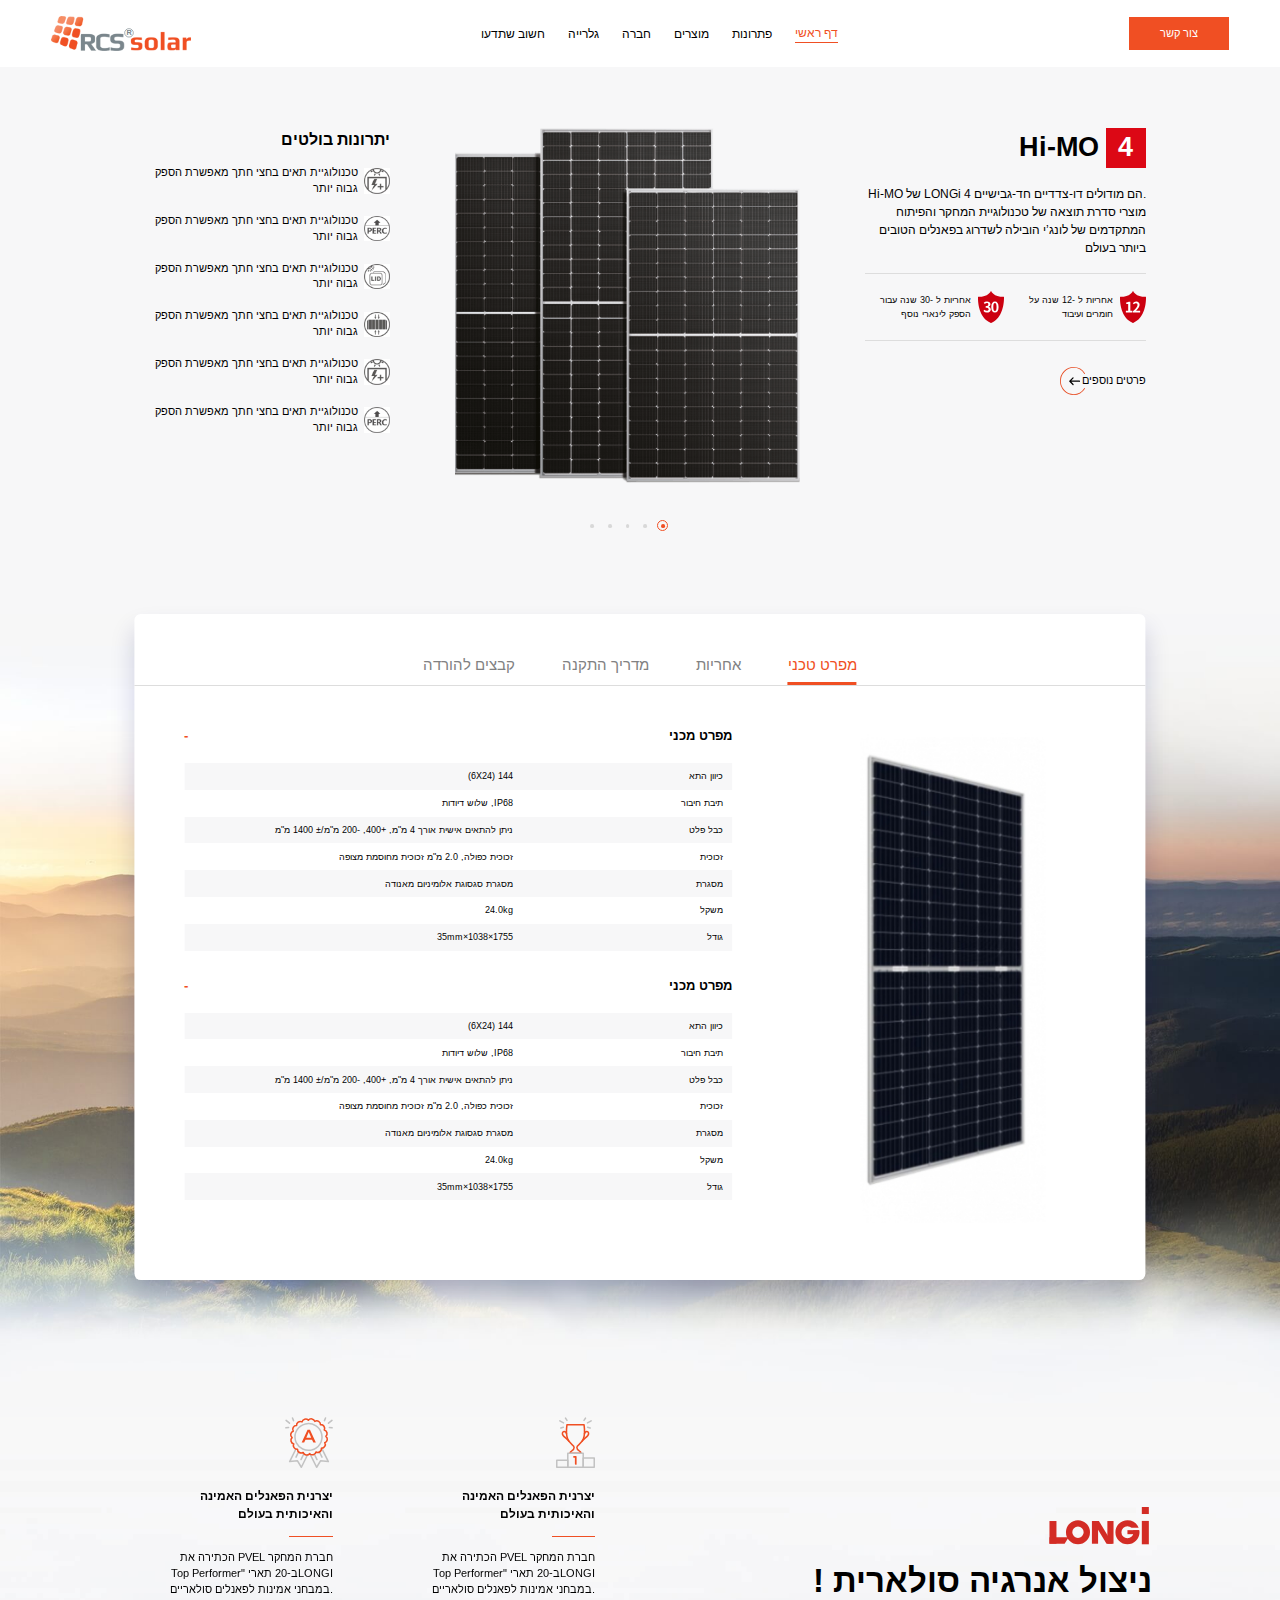
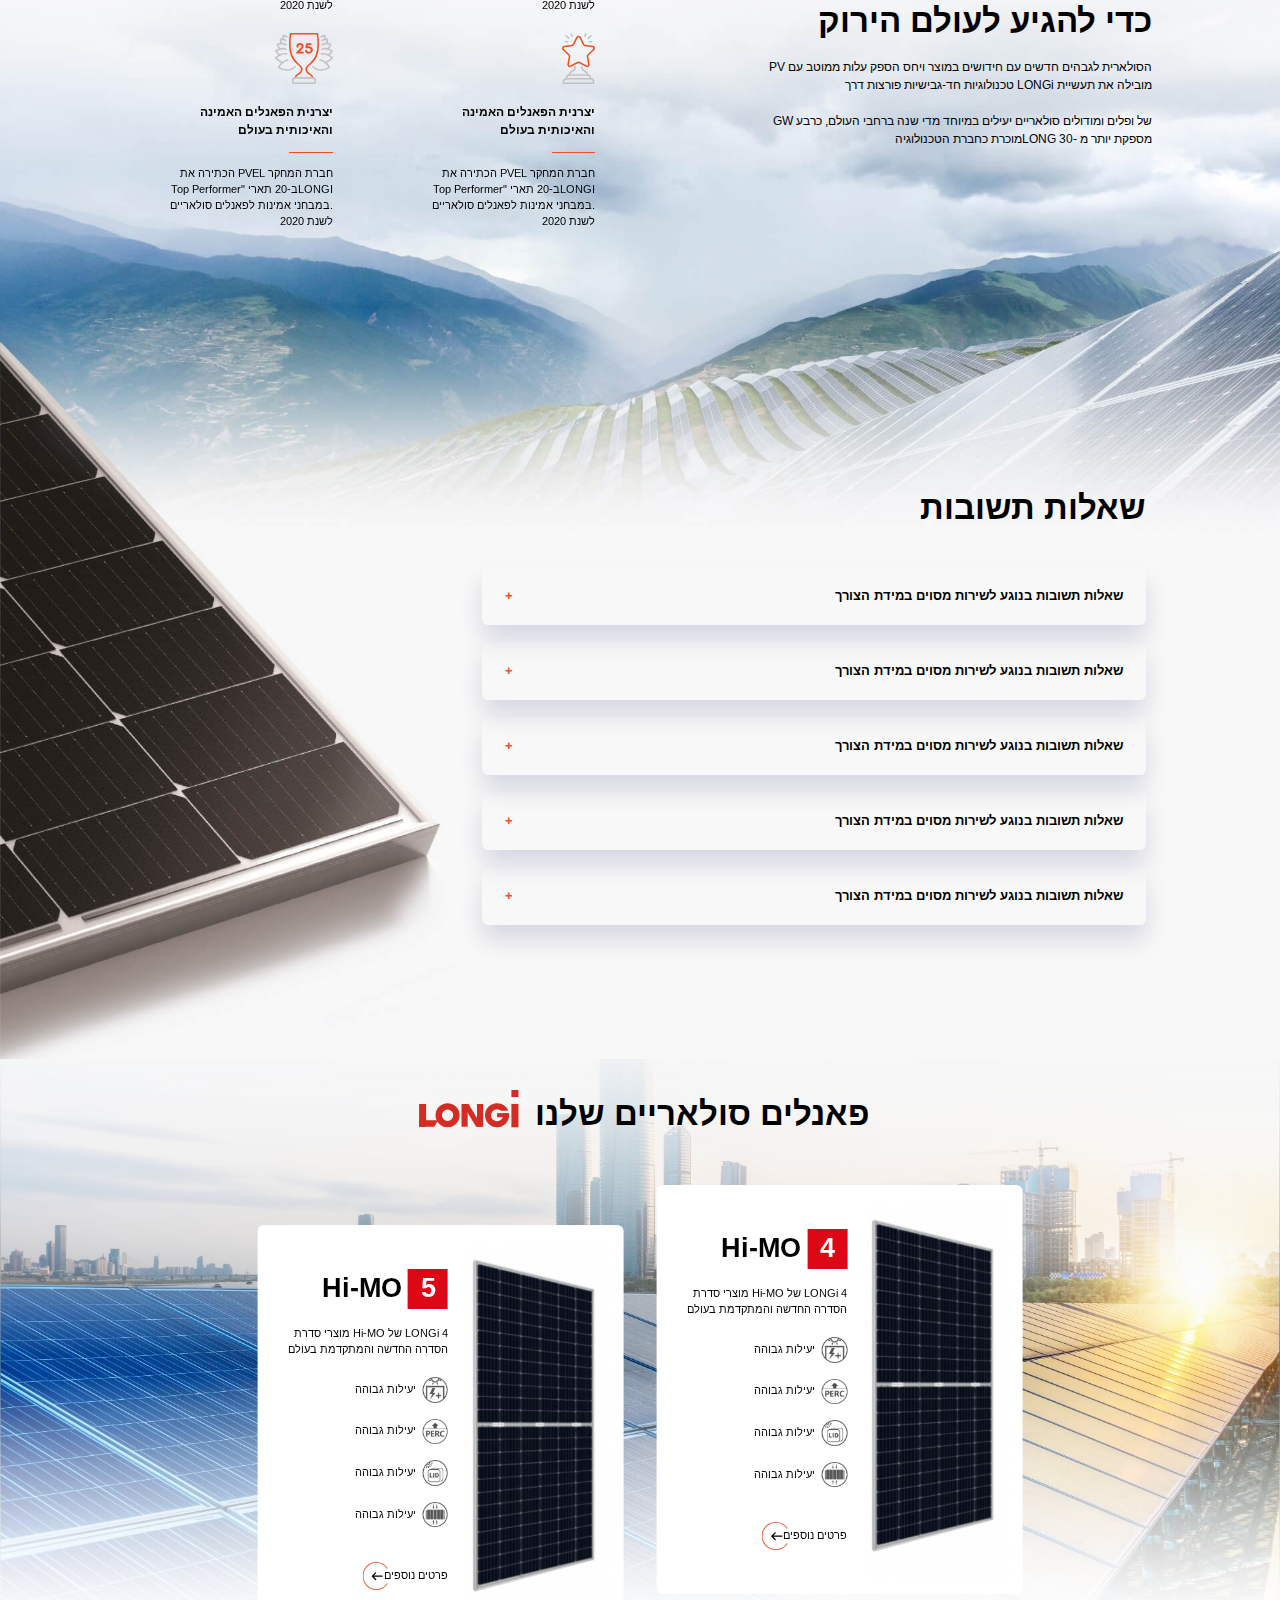
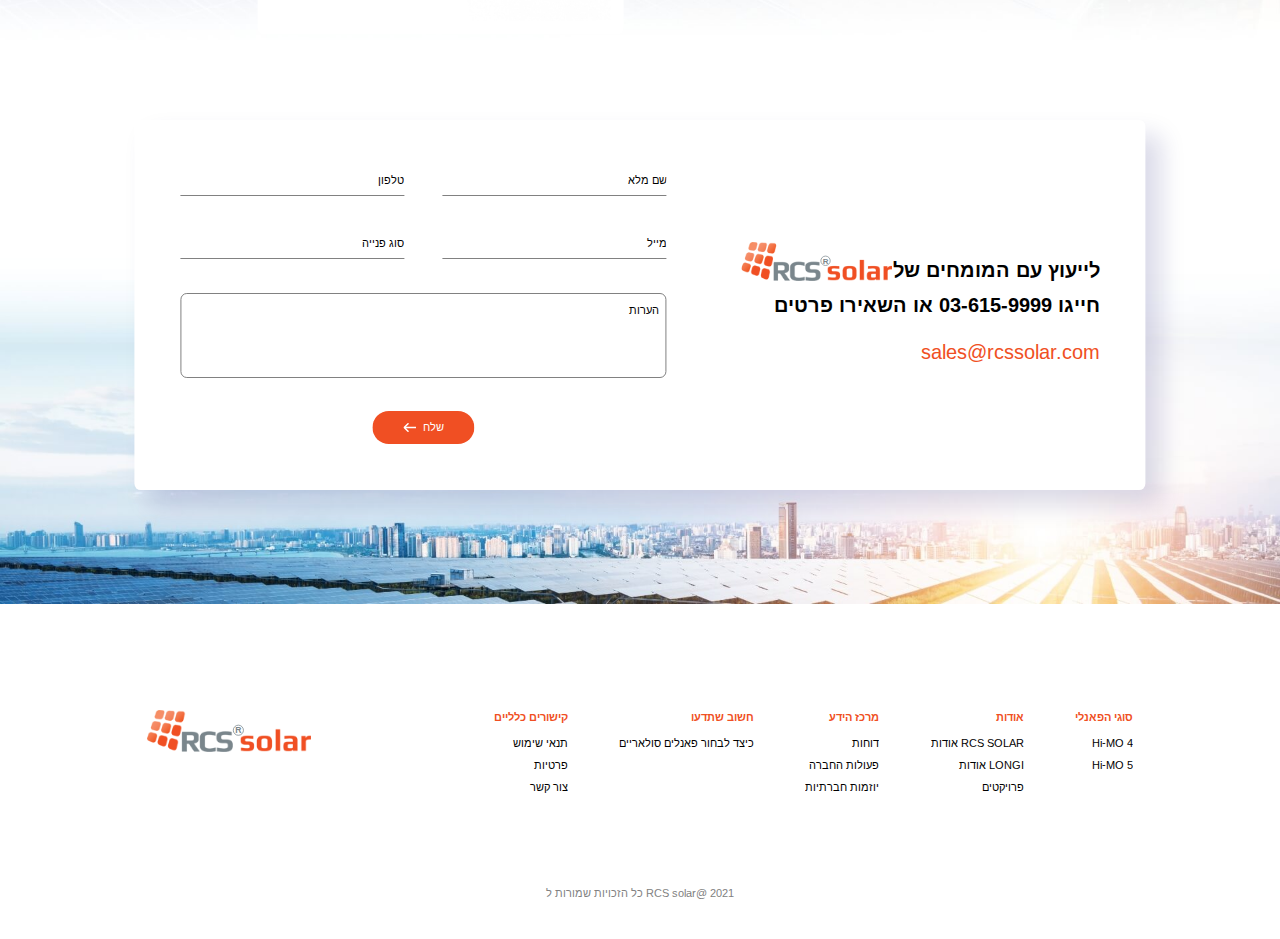
<file: product.html>
<!DOCTYPE html>
<html lang="he-IL" dir="rtl">

<head>
  <!-- Meta -->
  <meta charset="UTF-8">
  <meta name="viewport" content="width=device-width, initial-scale=1.0">
  <meta name="description" content="RCS - Solar">
  <title>RCS - Solar</title>

  <!-- Font -->
  <link rel="preconnect" href="https://fonts.googleapis.com">
  <link rel="preconnect" href="https://fonts.gstatic.com" crossorigin>
  <link href="https://fonts.googleapis.com/css2?family=Arimo:wght@400;700&display=swap" rel="stylesheet">

  <!-- Style (Vendor) -->
  <link rel="stylesheet" href="css/swiper-bundle.min.css">
  <link rel="stylesheet" href="css/elevate-framework.css">

  <!-- Style -->
  <link rel="stylesheet" href="css/style.css">

  <!-- Favicon -->
  <link rel="icon" href="img/favicon.png">
</head>

<body class="product-page">

  <!-- Header -->
  <header class="header">
    <div class="container">
      <!-- Contact -->
      <div class="header-contact">
        <a href="#" class="btn btn-primary">צור קשר</a>
      </div>
      <!-- Hamburger -->
      <div class="header-hamburger d-mobile">
        <a href="#">
          <img src="img/icons/hamburger.svg" alt="rcs-icon">
        </a>
      </div>
      <!-- Links -->
      <div class="header-links">
        <!-- Accordion -->
        <div class="accordion">
          <!-- Collapsible -->
          <div class="collapsible">
            <!-- Toggler -->
            <div class="collapse-toggler f-d-18 f-m-32 active">
              דף ראשי
              <div class="d-mobile">
                <img src="img/icons/chevron-down-white.svg" alt="rcs-solar-img">
              </div>
            </div>
            <!-- Collapse -->
            <div class="collapse">
              <div>
                <ul class="f-d-18 f-m-30">
                  <!-- Item -->
                  <li>
                    <a href="#">דף רף ראשי</a>
                  </li>
                  <!-- Item -->
                  <li>
                    <a href="#">דף רף ראשי</a>
                  </li>
                </ul>
              </div>
            </div>
          </div>
          <!-- Collapsible -->
          <div class="collapsible">
            <!-- Toggler -->
            <div class="collapse-toggler f-d-18 f-m-32">
              פתרונות
              <div class="d-mobile">
                <img src="img/icons/chevron-down-white.svg" alt="rcs-solar-img">
              </div>
            </div>
            <!-- Collapse -->
            <div class="collapse">
              <div>
                <ul class="f-d-18 f-m-30">
                  <!-- Item -->
                  <li>
                    <a href="#">דף רף ראשי</a>
                  </li>
                  <!-- Item -->
                  <li>
                    <a href="#">דף רף ראשי</a>
                  </li>
                </ul>
              </div>
            </div>
          </div>
          <!-- Collapsible -->
          <div class="collapsible">
            <!-- Toggler -->
            <div class="collapse-toggler f-d-18 f-m-32">
              מוצרים
              <div class="d-mobile">
                <img src="img/icons/chevron-down-white.svg" alt="rcs-solar-img">
              </div>
            </div>
            <!-- Collapse -->
            <div class="collapse">
              <div>
                <ul class="f-d-18 f-m-30">
                  <!-- Item -->
                  <li>
                    <a href="#">דף רף ראשי</a>
                  </li>
                  <!-- Item -->
                  <li>
                    <a href="#">דף רף ראשי</a>
                  </li>
                </ul>
              </div>
            </div>
          </div>
          <!-- Collapsible -->
          <div class="collapsible">
            <!-- Toggler -->
            <div class="collapse-toggler f-d-18 f-m-32">
              חברה
              <div class="d-mobile">
                <img src="img/icons/chevron-down-white.svg" alt="rcs-solar-img">
              </div>
            </div>
            <!-- Collapse -->
            <div class="collapse">
              <div>
                <ul class="f-d-18 f-m-30">
                  <!-- Item -->
                  <li>
                    <a href="#">דף רף ראשי</a>
                  </li>
                  <!-- Item -->
                  <li>
                    <a href="#">דף רף ראשי</a>
                  </li>
                </ul>
              </div>
            </div>
          </div>
          <!-- Collapsible -->
          <div class="collapsible">
            <!-- Toggler -->
            <div class="collapse-toggler f-d-18 f-m-32">
              גלרייה
              <div class="d-mobile">
                <img src="img/icons/chevron-down-white.svg" alt="rcs-solar-img">
              </div>
            </div>
            <!-- Collapse -->
            <div class="collapse">
              <div>
                <ul class="f-d-18 f-m-30">
                  <!-- Item -->
                  <li>
                    <a href="#">דף רף ראשי</a>
                  </li>
                  <!-- Item -->
                  <li>
                    <a href="#">דף רף ראשי</a>
                  </li>
                </ul>
              </div>
            </div>
          </div>
          <!-- Collapsible -->
          <div class="collapsible">
            <!-- Toggler -->
            <div class="collapse-toggler f-d-18 f-m-32">
              חשוב שתדעו
              <div class="d-mobile">
                <img src="img/icons/chevron-down-white.svg" alt="rcs-solar-img">
              </div>
            </div>
            <!-- Collapse -->
            <div class="collapse">
              <div>
                <ul class="f-d-18 f-m-30">
                  <!-- Item -->
                  <li>
                    <a href="#">דף רף ראשי</a>
                  </li>
                  <!-- Item -->
                  <li>
                    <a href="#">דף רף ראשי</a>
                  </li>
                </ul>
              </div>
            </div>
          </div>
        </div>
      </div>
      <!-- Logo -->
      <div class="logo">
        <a href="#">
          <img src="img/global/logo.svg" alt="rcs-logo">
        </a>
      </div>
    </div>
  </header>

  <!-- Product Main -->
  <div class="product-main">
    <div class="container">
      <!-- Info -->
      <div class="product-info">
        <h2 class="f-d-40 f-m-50">
          <div class="num">4</div>
          Hi-MO
        </h2>
        <p class="f-d-18 f-m-30">.הם מודולים דו-צדדיים חד-גבישיים LONGi 4 של Hi-MO מוצרי סדרת תוצאה של טכנולוגיית המחקר
          והפיתוח המתקדמים של לונג’י הובילה לשדרוג בפאנלים הטובים ביותר בעולם</p>
        <ul class="f-d-14 f-m-28">
          <li>
            <img src="img/about/badge-1.svg" alt="rcs-solar-img">
            <span>
              אחריות ל -12 שנה על
              <br>חומרים ועיבוד
            </span>
          </li>
          <li>
            <img src="img/about/badge-2.svg" alt="rcs-solar-img">
            <span>
              אחריות ל -30 שנה עבור
              <br>הספק לינארי נוסף
            </span>
          </li>
        </ul>
        <a href="#" class="link f-d-16 f-m-28">
          פרטים נוספים
          <img src="img/icons/arrow-left-circle-black.svg" alt="rcs-solar-img">
        </a>
      </div>
      <!-- Gallery -->
      <div class="product-gallery">
        <div class="swiper">
          <div class="swiper-wrapper">
            <!-- Slide -->
            <div class="swiper-slide">
              <img src="img/product/product-img-1.png" alt="rcs-solar-img">
            </div>
            <!-- Slide -->
            <div class="swiper-slide">
              <img src="img/product/product-img-1.png" alt="rcs-solar-img">
            </div>
            <!-- Slide -->
            <div class="swiper-slide">
              <img src="img/product/product-img-1.png" alt="rcs-solar-img">
            </div>
            <!-- Slide -->
            <div class="swiper-slide">
              <img src="img/product/product-img-1.png" alt="rcs-solar-img">
            </div>
            <!-- Slide -->
            <div class="swiper-slide">
              <img src="img/product/product-img-1.png" alt="rcs-solar-img">
            </div>
          </div>
          <div class="swiper-pagination"></div>
        </div>
      </div>
      <!-- Benefits -->
      <div class="product-benefits">
        <h2 class="f-d-24 f-m-50">יתרונות בולטים</h2>
        <ul>
          <!-- Item -->
          <li>
            <img src="img/icons/icon-6.jpg" alt="rcs-solar-img">
            <p class="f-d-16 f-m-24">טכנולוגיית תאים בחצי חתך מאפשרת הספק גבוה יותר
            </p>
          </li>
          <!-- Item -->
          <li>
            <img src="img/icons/icon-7.jpg" alt="rcs-solar-img">
            <p class="f-d-16 f-m-24">טכנולוגיית תאים בחצי חתך מאפשרת הספק גבוה יותר
            </p>
          </li>
          <!-- Item -->
          <li>
            <img src="img/icons/icon-8.jpg" alt="rcs-solar-img">
            <p class="f-d-16 f-m-24">טכנולוגיית תאים בחצי חתך מאפשרת הספק גבוה יותר
            </p>
          </li>
          <!-- Item -->
          <li>
            <img src="img/icons/icon-9.jpg" alt="rcs-solar-img">
            <p class="f-d-16 f-m-24">טכנולוגיית תאים בחצי חתך מאפשרת הספק גבוה יותר
            </p>
          </li>
          <!-- Item -->
          <li>
            <img src="img/icons/icon-6.jpg" alt="rcs-solar-img">
            <p class="f-d-16 f-m-24">טכנולוגיית תאים בחצי חתך מאפשרת הספק גבוה יותר
            </p>
          </li>
          <!-- Item -->
          <li>
            <img src="img/icons/icon-7.jpg" alt="rcs-solar-img">
            <p class="f-d-16 f-m-24">טכנולוגיית תאים בחצי חתך מאפשרת הספק גבוה יותר
            </p>
          </li>
        </ul>
      </div>
    </div>
  </div>

  <!-- Product Specs -->
  <div class="product-specs">
    <div class="container">
      <!-- Tabs -->
      <div class="tabs">
        <!-- Tab Navigation -->
        <div class="tab-navigation">
          <ul class="f-d-22 f-m-26">
            <li class="tab-btn active" data-tab="#tab1">
              <a href="#">מפרט טכני</a>
            </li>
            <li class="tab-btn" data-tab="#tab2">
              <a href="#">אחריות</a>
            </li>
            <li class="tab-btn" data-tab="#tab3">
              <a href="#">מדריך התקנה</a>
            </li>
            <li class="tab-btn" data-tab="#tab4">
              <a href="#">קבצים להורדה</a>
            </li>
          </ul>
        </div>
        <!-- Tab Content -->
        <div class="tab-content">
          <ul>
            <li class="tab-panel active" id="tab1">
              <div class="img">
                <picture>
                  <source media="(min-width:1024px)" srcset="img/global/product-img.jpg">
                  <img src="img/global/product-img-2.jpg" alt="rcs-solar-img">
                </picture>
              </div>
              <div class="text">
                <!-- Accordion -->
                <div class="accordion">
                  <!-- Collapsible -->
                  <div class="collapsible show">
                    <!-- Toggler -->
                    <div class="collapse-toggler f-d-20 f-m-30 bold">
                      מפרט מכני
                      <div class="simbol text-orange">
                        <div class="plus">+</div>
                        <div class="minus">-</div>
                      </div>
                    </div>
                    <!-- Collapse -->
                    <div class="collapse" style="height: auto">
                      <div>
                        <div class="table f-d-14 f-m-26">
                          <div class="row">
                            <div class="col">כיוון התא</div>
                            <div class="col">144 (6X24)</div>
                          </div>
                          <div class="row">
                            <div class="col">תיבת חיבור</div>
                            <div class="col">IP68, שלוש דיודות</div>
                          </div>
                          <div class="row">
                            <div class="col">כבל פלט</div>
                            <div class="col">ניתן להתאים אישית אורך 4 מ"מ, +400, -200 מ"מ/± 1400 מ"מ</div>
                          </div>
                          <div class="row">
                            <div class="col">זכוכית</div>
                            <div class="col">זכוכית כפולה, 2.0 מ"מ זכוכית מחוסמת מצופה</div>
                          </div>
                          <div class="row">
                            <div class="col">מסגרת</div>
                            <div class="col">מסגרת סגסוגת אלומיניום מאנודה</div>
                          </div>
                          <div class="row">
                            <div class="col">משקל</div>
                            <div class="col">24.0kg</div>
                          </div>
                          <div class="row">
                            <div class="col">גודל</div>
                            <div class="col">1755×1038×35mm</div>
                          </div>
                        </div>
                      </div>
                    </div>
                  </div>
                </div>
                <!-- Accordion -->
                <div class="accordion">
                  <!-- Collapsible -->
                  <div class="collapsible show">
                    <!-- Toggler -->
                    <div class="collapse-toggler f-d-20 f-m-30 bold">
                      מפרט מכני
                      <div class="simbol text-orange">
                        <div class="plus">+</div>
                        <div class="minus">-</div>
                      </div>
                    </div>
                    <!-- Collapse -->
                    <div class="collapse" style="height: auto;">
                      <div>
                        <div class="table f-d-14 f-m-26">
                          <div class="row">
                            <div class="col">כיוון התא</div>
                            <div class="col">144 (6X24)</div>
                          </div>
                          <div class="row">
                            <div class="col">תיבת חיבור</div>
                            <div class="col">IP68, שלוש דיודות</div>
                          </div>
                          <div class="row">
                            <div class="col">כבל פלט</div>
                            <div class="col">ניתן להתאים אישית אורך 4 מ"מ, +400, -200 מ"מ/± 1400 מ"מ</div>
                          </div>
                          <div class="row">
                            <div class="col">זכוכית</div>
                            <div class="col">זכוכית כפולה, 2.0 מ"מ זכוכית מחוסמת מצופה</div>
                          </div>
                          <div class="row">
                            <div class="col">מסגרת</div>
                            <div class="col">מסגרת סגסוגת אלומיניום מאנודה</div>
                          </div>
                          <div class="row">
                            <div class="col">משקל</div>
                            <div class="col">24.0kg</div>
                          </div>
                          <div class="row">
                            <div class="col">גודל</div>
                            <div class="col">1755×1038×35mm</div>
                          </div>
                        </div>
                      </div>
                    </div>
                  </div>
                </div>
              </div>
            </li>
            <li class="tab-panel" id="tab2">
            </li>
            <li class="tab-panel" id="tab3">
            </li>
            <li class="tab-panel" id="tab4">
            </li>
          </ul>
        </div>
      </div>
    </div>
    <div class="bg">
      <picture>
        <source media="(min-width:1024px)" srcset="img/product/specs-bg.jpg">
        <img src="img/product/specs-bg-mobile.jpg" alt="rcs-solar-img">
      </picture>
    </div>
  </div>

  <!-- Product Features -->
  <div class="product-features">
    <div class="container">
      <div class="text">
        <div class="logo">
          <img src="img/logos/logo-1.svg" alt="rcs-solar-img">
        </div>
        <h2 class="f-d-50 f-m-50">ניצול אנרגיה סולארית
          !כדי להגיע לעולם הירוק</h2>
        <p class="f-d-18 f-m-30"> הסולארית לגבהים חדשים עם חידושים במוצר ויחס הספק עלות ממוטב עם PV מובילה את תעשיית
          LONGi
          טכנולוגיות חד-גבישיות פורצות דרך
          <br><br>
          של ופלים ומודולים סולאריים יעילים במיוחד מדי שנה ברחבי העולם, כרבע GW מספקת יותר מ -30 LONGמוכרת כחברת
          הטכנולוגיה </p>
      </div>
      <div class="img">
        <!-- Slider -->
        <div class="swiper">
          <div class="swiper-wrapper">
            <!-- Slide -->
            <div class="swiper-slide">
              <div class="card">
                <img src="img/icons/icon-2.svg" alt="rcs-solar-img">
                <h3 class="f-d-18 f-m-30">יצרנית הפאנלים האמינה
                  והאיכותית בעולם</h3>
                <div class="line"></div>
                <p class="f-d-16 f-m-26">חברת המחקר PVEL הכתירה את
                  LONGIב-20 תארי "Top Performer
                  .במבחני אמינות לפאנלים סולאריים
                  לשנת 2020</p>
              </div>
            </div>
            <!-- Slide -->
            <div class="swiper-slide">
              <div class="card">
                <img src="img/icons/icon-3.svg" alt="rcs-solar-img">
                <h3 class="f-d-18 f-m-30">יצרנית הפאנלים האמינה
                  והאיכותית בעולם</h3>
                <div class="line"></div>
                <p class="f-d-16 f-m-26">חברת המחקר PVEL הכתירה את
                  LONGIב-20 תארי "Top Performer
                  .במבחני אמינות לפאנלים סולאריים
                  לשנת 2020</p>
              </div>
            </div>
            <!-- Slide -->
            <div class="swiper-slide">
              <div class="card">
                <img src="img/icons/icon-4.svg" alt="rcs-solar-img">
                <h3 class="f-d-18 f-m-30">יצרנית הפאנלים האמינה
                  והאיכותית בעולם</h3>
                <div class="line"></div>
                <p class="f-d-16 f-m-26">חברת המחקר PVEL הכתירה את
                  LONGIב-20 תארי "Top Performer
                  .במבחני אמינות לפאנלים סולאריים
                  לשנת 2020</p>
              </div>
            </div>
            <!-- Slide -->
            <div class="swiper-slide">
              <div class="card">
                <img src="img/icons/icon-5.svg" alt="rcs-solar-img">
                <h3 class="f-d-18 f-m-30">יצרנית הפאנלים האמינה
                  והאיכותית בעולם</h3>
                <div class="line"></div>
                <p class="f-d-16 f-m-26">חברת המחקר PVEL הכתירה את
                  LONGIב-20 תארי "Top Performer
                  .במבחני אמינות לפאנלים סולאריים
                  לשנת 2020</p>
              </div>
            </div>
          </div>
          <div class="swiper-pagination"></div>
        </div>
      </div>
    </div>
    <div class="bg">
      <picture>
        <source media="(min-width:1024px)" srcset="img/product/product-features-bg.jpg">
        <img src="img/product/product-features-bg-mobile.jpg" alt="rcs-solar-img">
      </picture>
    </div>
  </div>

  <!-- Product FAQ -->
  <div class="product-faq">
    <div class="container">
      <h2 class="f-d-50 f-m-50">שאלות תשובות</h2>
      <!-- Accordion -->
      <div class="accordion">
        <!-- Collapsible -->
        <div class="collapsible">
          <!-- Toggler -->
          <div class="collapse-toggler f-d-20 f-m-30 bold">
            <p>שאלות תשובות בנוגע לשירות מסוים במידת הצורך</p>
            <div class="simbol text-orange">
              <div class="plus">+</div>
              <div class="minus">-</div>
            </div>
          </div>
          <!-- Collapse -->
          <div class="collapse">
            <div>
              <p class="f-d-18 f-m-30 text-gray">לורם איפסום דולור סיט אמט, צש בליא, מנסוטו צמלח לביקו ננבי, צמוקו
                בלוקריה שיצמה ברורק. קולורס מונפרד אדנדום סילקוף, מרגשי ומרגשח. עמחליף קולורס מונפרד אדנדום סילקוף,
                מרגשי ומרגשח. עמחליף לורם איפסום דולור סיט אמט, קונסקטורר אדיפיסינג אלית. סת אלמנקום ניסי נון ניבאה. דס
                איאקוליס וולופטה דיאם. וסטיבולום אט דולור, קראס אגת לקטוס וואל אאוגו וסטיבולום סוליסי טידום בעליק.
                ושבעגט ליבם סולגק. בראיט ולחת צורק מונחף, בגורמי מגמש. תרבנך וסתעד לכנו סתשם השמה - לתכי מורגם בורק?
                לתיג ישבעס. לורם איפסום דולור סיט אמט, צש בליא, מנסוטו צמלח לביקו ננבי, צמוקו בלוקריה שיצמה ברורק.
                קולורס מונפרד אדנדום סילקוף, מרגשי </p>
            </div>
          </div>
        </div>
        <!-- Collapsible -->
        <div class="collapsible">
          <!-- Toggler -->
          <div class="collapse-toggler f-d-20 f-m-30 bold">
            <p>שאלות תשובות בנוגע לשירות מסוים במידת הצורך</p>
            <div class="simbol text-orange">
              <div class="plus">+</div>
              <div class="minus">-</div>
            </div>
          </div>
          <!-- Collapse -->
          <div class="collapse">
            <div>
              <p class="f-d-18 f-m-30 text-gray">לורם איפסום דולור סיט אמט, צש בליא, מנסוטו צמלח לביקו ננבי, צמוקו
                בלוקריה שיצמה ברורק. קולורס מונפרד אדנדום סילקוף, מרגשי ומרגשח. עמחליף קולורס מונפרד אדנדום סילקוף,
                מרגשי ומרגשח. עמחליף לורם איפסום דולור סיט אמט, קונסקטורר אדיפיסינג אלית. סת אלמנקום ניסי נון ניבאה. דס
                איאקוליס וולופטה דיאם. וסטיבולום אט דולור, קראס אגת לקטוס וואל אאוגו וסטיבולום סוליסי טידום בעליק.
                ושבעגט ליבם סולגק. בראיט ולחת צורק מונחף, בגורמי מגמש. תרבנך וסתעד לכנו סתשם השמה - לתכי מורגם בורק?
                לתיג ישבעס. לורם איפסום דולור סיט אמט, צש בליא, מנסוטו צמלח לביקו ננבי, צמוקו בלוקריה שיצמה ברורק.
                קולורס מונפרד אדנדום סילקוף, מרגשי </p>
            </div>
          </div>
        </div>
        <!-- Collapsible -->
        <div class="collapsible">
          <!-- Toggler -->
          <div class="collapse-toggler f-d-20 f-m-30 bold">
            <p>שאלות תשובות בנוגע לשירות מסוים במידת הצורך</p>
            <div class="simbol text-orange">
              <div class="plus">+</div>
              <div class="minus">-</div>
            </div>
          </div>
          <!-- Collapse -->
          <div class="collapse">
            <div>
              <p class="f-d-18 f-m-30 text-gray">לורם איפסום דולור סיט אמט, צש בליא, מנסוטו צמלח לביקו ננבי, צמוקו
                בלוקריה שיצמה ברורק. קולורס מונפרד אדנדום סילקוף, מרגשי ומרגשח. עמחליף קולורס מונפרד אדנדום סילקוף,
                מרגשי ומרגשח. עמחליף לורם איפסום דולור סיט אמט, קונסקטורר אדיפיסינג אלית. סת אלמנקום ניסי נון ניבאה. דס
                איאקוליס וולופטה דיאם. וסטיבולום אט דולור, קראס אגת לקטוס וואל אאוגו וסטיבולום סוליסי טידום בעליק.
                ושבעגט ליבם סולגק. בראיט ולחת צורק מונחף, בגורמי מגמש. תרבנך וסתעד לכנו סתשם השמה - לתכי מורגם בורק?
                לתיג ישבעס. לורם איפסום דולור סיט אמט, צש בליא, מנסוטו צמלח לביקו ננבי, צמוקו בלוקריה שיצמה ברורק.
                קולורס מונפרד אדנדום סילקוף, מרגשי </p>
            </div>
          </div>
        </div>
        <!-- Collapsible -->
        <div class="collapsible">
          <!-- Toggler -->
          <div class="collapse-toggler f-d-20 f-m-30 bold">
            <p>שאלות תשובות בנוגע לשירות מסוים במידת הצורך</p>
            <div class="simbol text-orange">
              <div class="plus">+</div>
              <div class="minus">-</div>
            </div>
          </div>
          <!-- Collapse -->
          <div class="collapse">
            <div>
              <p class="f-d-18 f-m-30 text-gray">לורם איפסום דולור סיט אמט, צש בליא, מנסוטו צמלח לביקו ננבי, צמוקו
                בלוקריה שיצמה ברורק. קולורס מונפרד אדנדום סילקוף, מרגשי ומרגשח. עמחליף קולורס מונפרד אדנדום סילקוף,
                מרגשי ומרגשח. עמחליף לורם איפסום דולור סיט אמט, קונסקטורר אדיפיסינג אלית. סת אלמנקום ניסי נון ניבאה. דס
                איאקוליס וולופטה דיאם. וסטיבולום אט דולור, קראס אגת לקטוס וואל אאוגו וסטיבולום סוליסי טידום בעליק.
                ושבעגט ליבם סולגק. בראיט ולחת צורק מונחף, בגורמי מגמש. תרבנך וסתעד לכנו סתשם השמה - לתכי מורגם בורק?
                לתיג ישבעס. לורם איפסום דולור סיט אמט, צש בליא, מנסוטו צמלח לביקו ננבי, צמוקו בלוקריה שיצמה ברורק.
                קולורס מונפרד אדנדום סילקוף, מרגשי </p>
            </div>
          </div>
        </div>
        <!-- Collapsible -->
        <div class="collapsible">
          <!-- Toggler -->
          <div class="collapse-toggler f-d-20 f-m-30 bold">
            <p>שאלות תשובות בנוגע לשירות מסוים במידת הצורך</p>
            <div class="simbol text-orange">
              <div class="plus">+</div>
              <div class="minus">-</div>
            </div>
          </div>
          <!-- Collapse -->
          <div class="collapse">
            <div>
              <p class="f-d-18 f-m-30 text-gray">לורם איפסום דולור סיט אמט, צש בליא, מנסוטו צמלח לביקו ננבי, צמוקו
                בלוקריה שיצמה ברורק. קולורס מונפרד אדנדום סילקוף, מרגשי ומרגשח. עמחליף קולורס מונפרד אדנדום סילקוף,
                מרגשי ומרגשח. עמחליף לורם איפסום דולור סיט אמט, קונסקטורר אדיפיסינג אלית. סת אלמנקום ניסי נון ניבאה. דס
                איאקוליס וולופטה דיאם. וסטיבולום אט דולור, קראס אגת לקטוס וואל אאוגו וסטיבולום סוליסי טידום בעליק.
                ושבעגט ליבם סולגק. בראיט ולחת צורק מונחף, בגורמי מגמש. תרבנך וסתעד לכנו סתשם השמה - לתכי מורגם בורק?
                לתיג ישבעס. לורם איפסום דולור סיט אמט, צש בליא, מנסוטו צמלח לביקו ננבי, צמוקו בלוקריה שיצמה ברורק.
                קולורס מונפרד אדנדום סילקוף, מרגשי </p>
            </div>
          </div>
        </div>
      </div>
    </div>
  </div>

  <!-- Products Slider -->
  <div class="products-slider">
    <!-- Bg -->
    <div class="bg">
      <picture>
        <source media="(min-width:1024px)" srcset="img/product/product-slider-bg.jpg">
        <img src="img/product/product-slider-bg-mobile.jpg" alt="rcs-solar-img">
      </picture>
    </div>
    <div class="container">
      <h2 class="f-d-50 f-m-50">פאנלים סולאריים שלנו <img src="img/logos/logo-1.svg" alt="rcs-solar-img"></h2>
      <div class="swiper">
        <div class="swiper-wrapper">
          <!-- Slide -->
          <div class="swiper-slide">
            <div class="product">
              <!-- Img -->
              <div class="img">
                <img src="img/global/product-img.jpg" alt="rcs-solar-img">
              </div>
              <!-- Text -->
              <div class="text">
                <h3 class="f-d-40 f-m-50">
                  <div class="num">4</div>
                  Hi-MO
                </h3>
                <p class="f-d-16 f-m-26"> LONGi 4 של Hi-MO מוצרי סדרת
                  הסדרה החדשה והמתקדמת בעולם</p>
                <ul>
                  <!-- Item -->
                  <li>
                    <img src="img/icons/icon-6.jpg" alt="rcs-solar-img">
                    <p class="f-d-16 f-m-24">יעילות גבוהה</p>
                  </li>
                  <!-- Item -->
                  <li>
                    <img src="img/icons/icon-7.jpg" alt="rcs-solar-img">
                    <p class="f-d-16 f-m-24">יעילות גבוהה</p>
                  </li>
                  <!-- Item -->
                  <li>
                    <img src="img/icons/icon-8.jpg" alt="rcs-solar-img">
                    <p class="f-d-16 f-m-24">יעילות גבוהה</p>
                  </li>
                  <!-- Item -->
                  <li>
                    <img src="img/icons/icon-9.jpg" alt="rcs-solar-img">
                    <p class="f-d-16 f-m-24">יעילות גבוהה</p>
                  </li>
                </ul>
                <a href="#" class="link f-d-16 f-m-28">
                  פרטים נוספים
                  <img src="img/icons/arrow-left-circle-black.svg" alt="rcs-solar-img">
                </a>
              </div>
            </div>
          </div>
          <!-- Slide -->
          <div class="swiper-slide">
            <div class="product">
              <!-- Img -->
              <div class="img">
                <img src="img/global/product-img.jpg" alt="rcs-solar-img">
              </div>
              <!-- Text -->
              <div class="text">
                <h3 class="f-d-40 f-m-50">
                  <div class="num">5</div>
                  Hi-MO
                </h3>
                <p class="f-d-16 f-m-26"> LONGi 4 של Hi-MO מוצרי סדרת
                  הסדרה החדשה והמתקדמת בעולם</p>
                <ul>
                  <!-- Item -->
                  <li>
                    <img src="img/icons/icon-6.jpg" alt="rcs-solar-img">
                    <p class="f-d-16 f-m-24">יעילות גבוהה</p>
                  </li>
                  <!-- Item -->
                  <li>
                    <img src="img/icons/icon-7.jpg" alt="rcs-solar-img">
                    <p class="f-d-16 f-m-24">יעילות גבוהה</p>
                  </li>
                  <!-- Item -->
                  <li>
                    <img src="img/icons/icon-8.jpg" alt="rcs-solar-img">
                    <p class="f-d-16 f-m-24">יעילות גבוהה</p>
                  </li>
                  <!-- Item -->
                  <li>
                    <img src="img/icons/icon-9.jpg" alt="rcs-solar-img">
                    <p class="f-d-16 f-m-24">יעילות גבוהה</p>
                  </li>
                </ul>
                <a href="#" class="link f-d-16 f-m-28">
                  פרטים נוספים
                  <img src="img/icons/arrow-left-circle-black.svg" alt="rcs-solar-img">
                </a>
              </div>
            </div>
          </div>
        </div>
        <div class="swiper-pagination"></div>
      </div>
    </div>
  </div>

  <!-- Contact Form -->
  <div class="contact-form">
    <div class="container">
      <!-- Text -->
      <div class="text">
        <div class="row">
          <div class="col">
            <h2 class="f-d-30 f-m-42">לייעוץ עם המומחים של</h2>
          </div>
          <div class="col">
            <img src="img/global/logo.svg" alt="rcs-logo">
          </div>
        </div>
        <h3 class="f-d-30 f-m-42">חייגו 03-615-9999 או השאירו פרטים</h3>
        <a href="#" class="f-d-30 f-m-42 text-orange">sales@rcssolar.com</a>
      </div>
      <!-- Form -->
      <div class="form">
        <form>
          <!-- Row -->
          <div class="row">
            <div class="col">
              <input type="text" placeholder="שם מלא">
            </div>
            <div class="col">
              <input type="text" placeholder="טלפון">
            </div>
          </div>
          <!-- Row -->
          <div class="row">
            <div class="col">
              <input type="text" placeholder="מייל">
            </div>
            <div class="col">
              <input type="text" placeholder="סוג פנייה">
            </div>
          </div>
          <!-- Row -->
          <div class="row">
            <textarea rows="4" placeholder="הערות"></textarea>
          </div>
          <!-- Row -->
          <div class="row">
            <button type="submit" class="btn btn-primary rounded">שלח <img src="img/icons/arrow-left-white.svg"
                alt="rcs-solar-img"></button>
          </div>
        </form>
      </div>
    </div>
    <!-- Bg -->
    <div class="bg">
      <picture>
        <source media="(min-width:1024px)" srcset="img/global/contact-bg.jpg">
        <img src="img/global/contact-bg-mobile.jpg" alt="rcs-solar-img">
      </picture>
    </div>
  </div>

  <!-- Footer -->
  <footer class="footer">
    <div class="container">
      <!-- Top -->
      <div class="footer-top">
        <!-- Links -->
        <div class="links">
          <!-- Accordion -->
          <div class="accordion">
            <!-- Collapsible -->
            <div class="collapsible">
              <!-- Toggler -->
              <div class="collapse-toggler f-d-16 f-m-32 text-orange">
                סוגי הפאנלי
                <img src="img/icons/chevron-down.svg" alt="rcs-icon" class="d-mobile">
              </div>
              <!-- Collapse -->
              <div class="collapse">
                <div>
                  <ul class="f-d-16 f-m-30">
                    <!-- Item -->
                    <li>
                      <a href="#">Hi-MO 4</a>
                    </li>
                    <!-- Item -->
                    <li>
                      <a href="#">Hi-MO 5</a>
                    </li>
                  </ul>
                </div>
              </div>
            </div>
            <!-- Collapsible -->
            <div class="collapsible">
              <!-- Toggler -->
              <div class="collapse-toggler f-d-16 f-m-32 text-orange">
                אודות
                <img src="img/icons/chevron-down.svg" alt="rcs-icon" class="d-mobile">
              </div>
              <!-- Collapse -->
              <div class="collapse">
                <div>
                  <ul class="f-d-16 f-m-30">
                    <!-- Item -->
                    <li>
                      <a href="#">RCS SOLAR אודות </a>
                    </li>
                    <!-- Item -->
                    <li>
                      <a href="#">LONGI אודות </a>
                    </li>
                    <!-- Item -->
                    <li>
                      <a href="#">פרויקטים</a>
                    </li>
                  </ul>
                </div>
              </div>
            </div>
            <!-- Collapsible -->
            <div class="collapsible">
              <!-- Toggler -->
              <div class="collapse-toggler f-d-16 f-m-32 text-orange">
                מרכז הידע
                <img src="img/icons/chevron-down.svg" alt="rcs-icon" class="d-mobile">
              </div>
              <!-- Collapse -->
              <div class="collapse">
                <div>
                  <ul class="f-d-16 f-m-30">
                    <!-- Item -->
                    <li>
                      <a href="#">דוחות</a>
                    </li>
                    <!-- Item -->
                    <li>
                      <a href="#">פעולות החברה</a>
                    </li>
                    <!-- Item -->
                    <li>
                      <a href="#">יוזמות חברתיות</a>
                    </li>
                  </ul>
                </div>
              </div>
            </div>
            <!-- Collapsible -->
            <div class="collapsible">
              <!-- Toggler -->
              <div class="collapse-toggler f-d-16 f-m-32 text-orange">
                חשוב שתדעו
                <img src="img/icons/chevron-down.svg" alt="rcs-icon" class="d-mobile">
              </div>
              <!-- Collapse -->
              <div class="collapse">
                <div>
                  <ul class="f-d-16 f-m-30">
                    <!-- Item -->
                    <li>
                      <a href="#">כיצד לבחור פאנלים סולאריים</a>
                    </li>
                  </ul>
                </div>
              </div>
            </div>
            <!-- Collapsible -->
            <div class="collapsible">
              <!-- Toggler -->
              <div class="collapse-toggler f-d-16 f-m-32 text-orange">
                קישורים כלליים
                <img src="img/icons/chevron-down.svg" alt="rcs-icon" class="d-mobile">
              </div>
              <!-- Collapse -->
              <div class="collapse">
                <div>
                  <ul class="f-d-16 f-m-30">
                    <!-- Item -->
                    <li>
                      <a href="#">תנאי שימוש</a>
                    </li>
                    <!-- Item -->
                    <li>
                      <a href="#">פרטיות</a>
                    </li>
                    <!-- Item -->
                    <li>
                      <a href="#">צור קשר</a>
                    </li>
                  </ul>
                </div>
              </div>
            </div>
          </div>
        </div>
        <!-- Logo -->
        <div class="logo">
          <img src="img/global/logo.svg" alt="rcs-logo">
        </div>
      </div>
      <!-- Bottom -->
      <div class="footer-bottom">
        <p class="f-d-16 f-m-28 text-gray text-center">‏2021 @RCS solar כל הזכויות שמורות ל</p>
      </div>
    </div>
  </footer>

  <!-- Script (Vendor) -->
  <script src="js/elevate-framework.js"></script>
  <script src="js/swiper-bundle.min.js"></script>
  <script src="js/gsap.min.js"></script>

  <!-- Script -->
  <script src="js/app.js"></script>

</body>

</html>
</file>
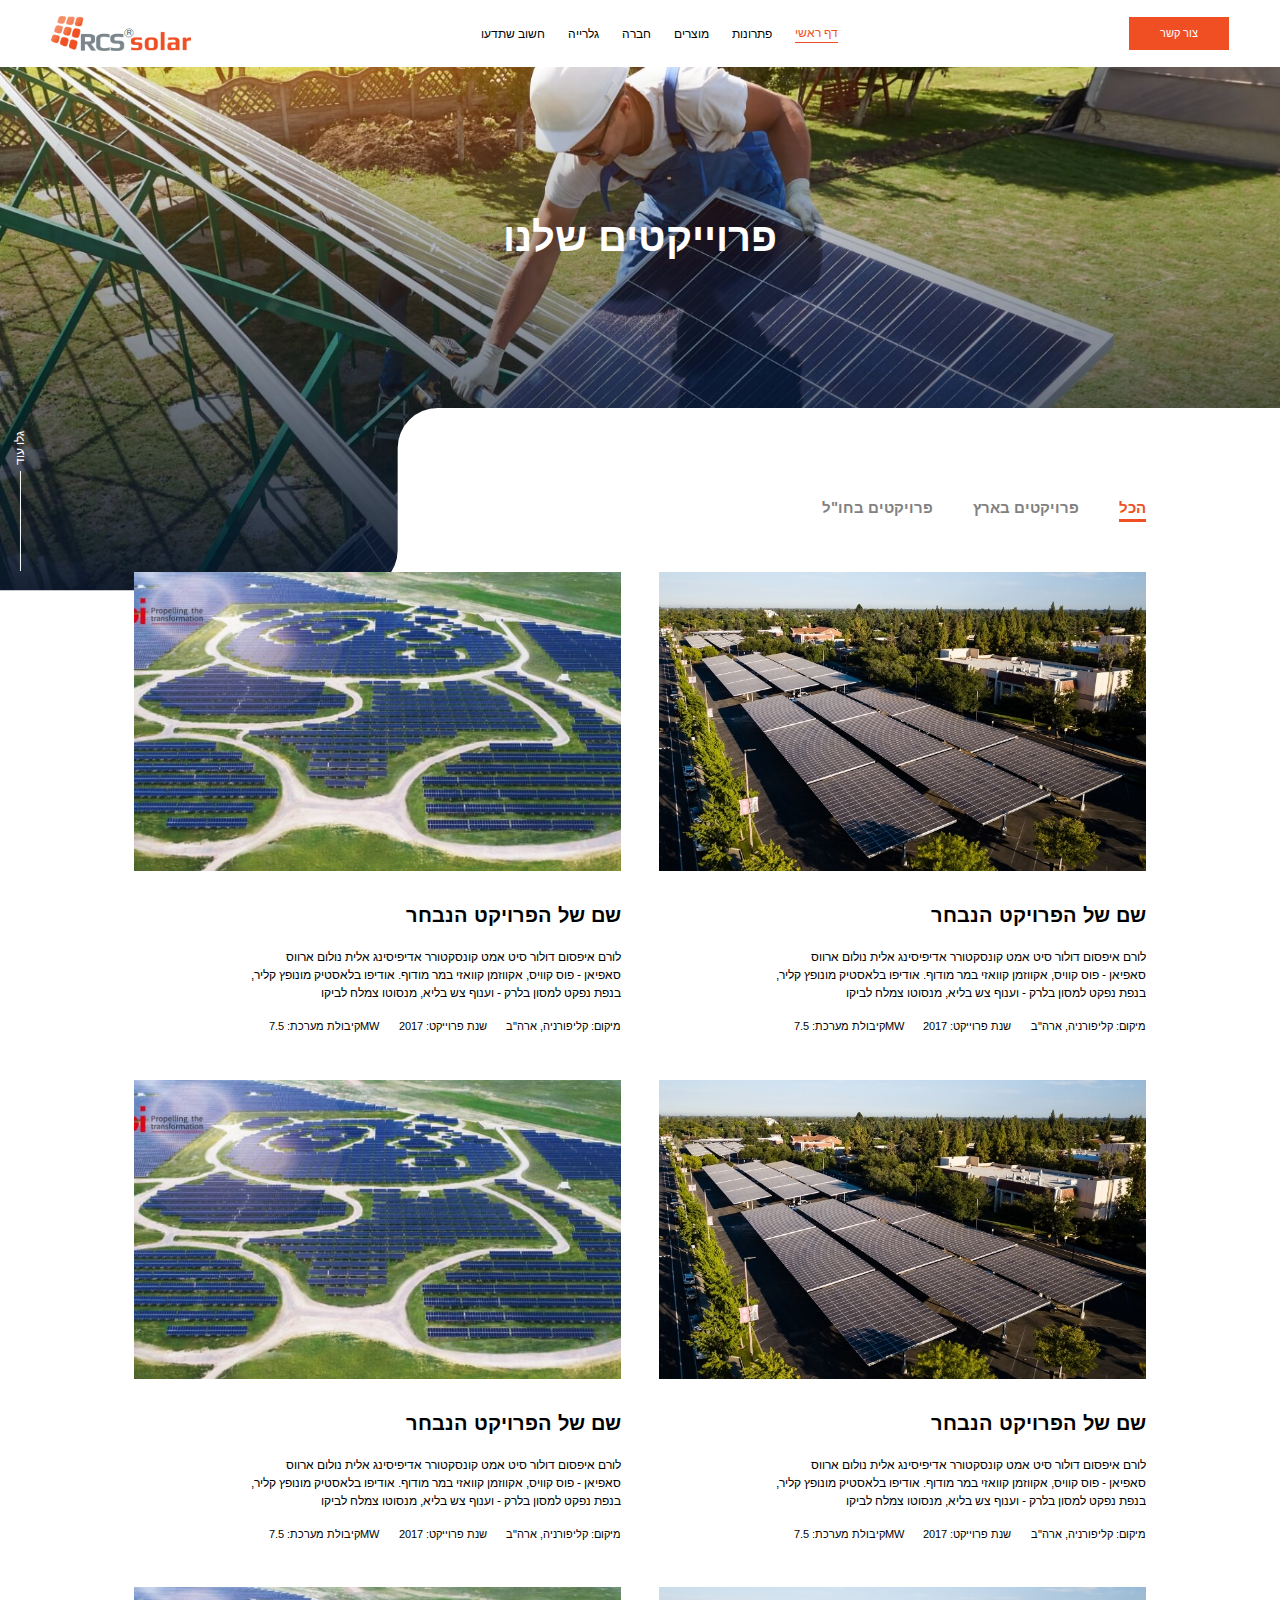
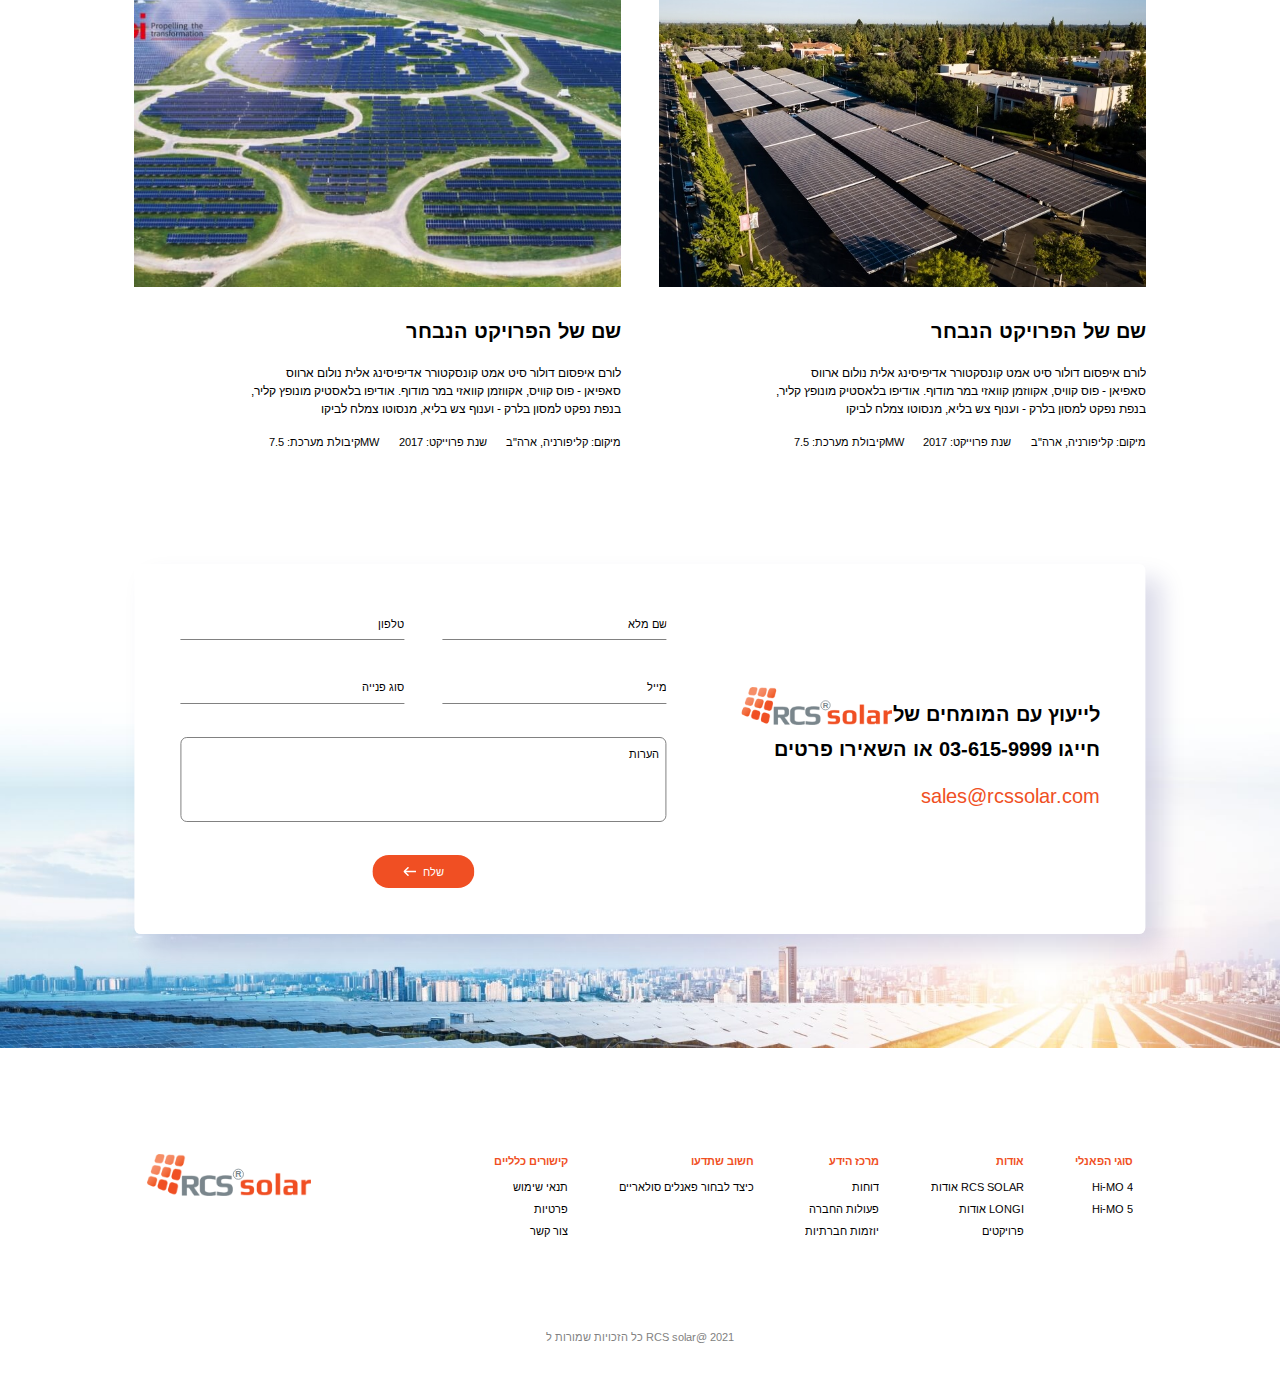
<file: project.html>
<!DOCTYPE html>
<html lang="he-IL" dir="rtl">

<head>
  <!-- Meta -->
  <meta charset="UTF-8">
  <meta name="viewport" content="width=device-width, initial-scale=1.0">
  <meta name="description" content="RCS - Solar">
  <title>RCS - Solar</title>

  <!-- Font -->
  <link rel="preconnect" href="https://fonts.googleapis.com">
  <link rel="preconnect" href="https://fonts.gstatic.com" crossorigin>
  <link href="https://fonts.googleapis.com/css2?family=Arimo:wght@400;700&display=swap" rel="stylesheet">

  <!-- Style (Vendor) -->
  <link rel="stylesheet" href="css/swiper-bundle.min.css">
  <link rel="stylesheet" href="css/elevate-framework.css">

  <!-- Style -->
  <link rel="stylesheet" href="css/style.css">

  <!-- Favicon -->
  <link rel="icon" href="img/favicon.png">
</head>

<body class="project-page">

  <!-- Header -->
  <header class="header">
    <div class="container">
      <!-- Contact -->
      <div class="header-contact">
        <a href="#" class="btn btn-primary">צור קשר</a>
      </div>
      <!-- Hamburger -->
      <div class="header-hamburger d-mobile">
        <a href="#">
          <img src="img/icons/hamburger.svg" alt="rcs-icon">
        </a>
      </div>
      <!-- Links -->
      <div class="header-links">
        <!-- Accordion -->
        <div class="accordion">
          <!-- Collapsible -->
          <div class="collapsible">
            <!-- Toggler -->
            <div class="collapse-toggler f-d-18 f-m-32 active">
              דף ראשי
              <div class="d-mobile">
                <img src="img/icons/chevron-down-white.svg" alt="rcs-solar-img">
              </div>
            </div>
            <!-- Collapse -->
            <div class="collapse">
              <div>
                <ul class="f-d-18 f-m-30">
                  <!-- Item -->
                  <li>
                    <a href="#">דף רף ראשי</a>
                  </li>
                  <!-- Item -->
                  <li>
                    <a href="#">דף רף ראשי</a>
                  </li>
                </ul>
              </div>
            </div>
          </div>
          <!-- Collapsible -->
          <div class="collapsible">
            <!-- Toggler -->
            <div class="collapse-toggler f-d-18 f-m-32">
              פתרונות
              <div class="d-mobile">
                <img src="img/icons/chevron-down-white.svg" alt="rcs-solar-img">
              </div>
            </div>
            <!-- Collapse -->
            <div class="collapse">
              <div>
                <ul class="f-d-18 f-m-30">
                  <!-- Item -->
                  <li>
                    <a href="#">דף רף ראשי</a>
                  </li>
                  <!-- Item -->
                  <li>
                    <a href="#">דף רף ראשי</a>
                  </li>
                </ul>
              </div>
            </div>
          </div>
          <!-- Collapsible -->
          <div class="collapsible">
            <!-- Toggler -->
            <div class="collapse-toggler f-d-18 f-m-32">
              מוצרים
              <div class="d-mobile">
                <img src="img/icons/chevron-down-white.svg" alt="rcs-solar-img">
              </div>
            </div>
            <!-- Collapse -->
            <div class="collapse">
              <div>
                <ul class="f-d-18 f-m-30">
                  <!-- Item -->
                  <li>
                    <a href="#">דף רף ראשי</a>
                  </li>
                  <!-- Item -->
                  <li>
                    <a href="#">דף רף ראשי</a>
                  </li>
                </ul>
              </div>
            </div>
          </div>
          <!-- Collapsible -->
          <div class="collapsible">
            <!-- Toggler -->
            <div class="collapse-toggler f-d-18 f-m-32">
              חברה
              <div class="d-mobile">
                <img src="img/icons/chevron-down-white.svg" alt="rcs-solar-img">
              </div>
            </div>
            <!-- Collapse -->
            <div class="collapse">
              <div>
                <ul class="f-d-18 f-m-30">
                  <!-- Item -->
                  <li>
                    <a href="#">דף רף ראשי</a>
                  </li>
                  <!-- Item -->
                  <li>
                    <a href="#">דף רף ראשי</a>
                  </li>
                </ul>
              </div>
            </div>
          </div>
          <!-- Collapsible -->
          <div class="collapsible">
            <!-- Toggler -->
            <div class="collapse-toggler f-d-18 f-m-32">
              גלרייה
              <div class="d-mobile">
                <img src="img/icons/chevron-down-white.svg" alt="rcs-solar-img">
              </div>
            </div>
            <!-- Collapse -->
            <div class="collapse">
              <div>
                <ul class="f-d-18 f-m-30">
                  <!-- Item -->
                  <li>
                    <a href="#">דף רף ראשי</a>
                  </li>
                  <!-- Item -->
                  <li>
                    <a href="#">דף רף ראשי</a>
                  </li>
                </ul>
              </div>
            </div>
          </div>
          <!-- Collapsible -->
          <div class="collapsible">
            <!-- Toggler -->
            <div class="collapse-toggler f-d-18 f-m-32">
              חשוב שתדעו
              <div class="d-mobile">
                <img src="img/icons/chevron-down-white.svg" alt="rcs-solar-img">
              </div>
            </div>
            <!-- Collapse -->
            <div class="collapse">
              <div>
                <ul class="f-d-18 f-m-30">
                  <!-- Item -->
                  <li>
                    <a href="#">דף רף ראשי</a>
                  </li>
                  <!-- Item -->
                  <li>
                    <a href="#">דף רף ראשי</a>
                  </li>
                </ul>
              </div>
            </div>
          </div>
        </div>
      </div>
      <!-- Logo -->
      <div class="logo">
        <a href="#">
          <img src="img/global/logo.svg" alt="rcs-logo">
        </a>
      </div>
    </div>
  </header>

  <!-- Banner -->
  <div class="banner">
    <div class="container">
      <div class="wrapper">
        <!-- Text -->
        <div class="text text-center">
          <h1 class="f-d-60 f-m-60">
            פרוייקטים שלנו
          </h1>
        </div>
        <!-- Img -->
        <div class="img">
          <picture>
            <source media="(min-width:1024px)" srcset="img/project/banner.jpg">
            <img src="img/project/banner-mobile.jpg" alt="rcs-solar-img">
          </picture>
        </div>
      </div>
      <!-- Scroll -->
      <div class="scroll">
        <a href="#">
          <p class="f-d-18 f-m-24">גלו עוד</p>
          <span class="line"></span>
        </a>
      </div>
    </div>
  </div>

  <!-- Project Body -->
  <div class="project-body">
    <div class="banner-mask">
      <picture>
        <source media="(min-width:1024px)" srcset="img/project/banner-mask.svg">
        <img src="img/project/banner-mask-mobile.svg" alt="rcs-solar-img">
      </picture>
    </div>
    <div class="container">
      <div class="tabs">
        <!-- Tab Navigation -->
        <div class="tab-navigation">
          <ul class="f-d-22 f-m-26 bold">
            <li class="tab-btn active" data-tab="#tab1">
              <a href="#">הכל</a>
            </li>
            <li class="tab-btn" data-tab="#tab2">
              <a href="#">פרויקטים בארץ </a>
            </li>
            <li class="tab-btn" data-tab="#tab3">
              <a href="#">פרויקטים בחו"ל</a>
            </li>
          </ul>
        </div>
        <!-- Tab Content -->
        <div class="tab-content">
          <ul>
            <li class="tab-panel active" id="tab1">
              <!-- Projects -->
              <div class="projects">
                <!-- Project -->
                <div class="project">
                  <div class="img">
                    <img src="img/project/project-img-1.jpg" alt="rcs-solar-img">
                  </div>
                  <div class="text">
                    <h2 class="f-d-30 f-m-50">שם של הפרויקט הנבחר</h2>
                    <p class="f-d-18 f-m-30">לורם איפסום דולור סיט אמט קונסקטורר אדיפיסינג אלית נולום ארווס סאפיאן - פוס קוויס, אקווזמן קוואזי במר מודוף. אודיפו בלאסטיק מונופץ קליר, בנפת נפקט למסון בלרק - וענוף צש בליא, מנסוטו צמלח לביקו</p>
                    <ul class="f-d-16 f-m-26">
                      <li>מיקום: קליפורניה, ארה"ב</li>
                      <li>שנת פרוייקט: 2017</li>
                      <li>MWקיבולת מערכת: 7.5</li>
                    </ul>
                  </div>
                </div>
                <!-- Project -->
                <div class="project">
                  <div class="img">
                    <img src="img/project/project-img-2.jpg" alt="rcs-solar-img">
                  </div>
                  <div class="text">
                    <h2 class="f-d-30 f-m-50">שם של הפרויקט הנבחר</h2>
                    <p class="f-d-18 f-m-30">לורם איפסום דולור סיט אמט קונסקטורר אדיפיסינג אלית נולום ארווס סאפיאן - פוס קוויס, אקווזמן קוואזי במר מודוף. אודיפו בלאסטיק מונופץ קליר, בנפת נפקט למסון בלרק - וענוף צש בליא, מנסוטו צמלח לביקו</p>
                    <ul class="f-d-16 f-m-26">
                      <li>מיקום: קליפורניה, ארה"ב</li>
                      <li>שנת פרוייקט: 2017</li>
                      <li>MWקיבולת מערכת: 7.5</li>
                    </ul>
                  </div>
                </div>
                <!-- Project -->
                <div class="project">
                  <div class="img">
                    <img src="img/project/project-img-1.jpg" alt="rcs-solar-img">
                  </div>
                  <div class="text">
                    <h2 class="f-d-30 f-m-50">שם של הפרויקט הנבחר</h2>
                    <p class="f-d-18 f-m-30">לורם איפסום דולור סיט אמט קונסקטורר אדיפיסינג אלית נולום ארווס סאפיאן - פוס קוויס, אקווזמן קוואזי במר מודוף. אודיפו בלאסטיק מונופץ קליר, בנפת נפקט למסון בלרק - וענוף צש בליא, מנסוטו צמלח לביקו</p>
                    <ul class="f-d-16 f-m-26">
                      <li>מיקום: קליפורניה, ארה"ב</li>
                      <li>שנת פרוייקט: 2017</li>
                      <li>MWקיבולת מערכת: 7.5</li>
                    </ul>
                  </div>
                </div>
                <!-- Project -->
                <div class="project">
                  <div class="img">
                    <img src="img/project/project-img-2.jpg" alt="rcs-solar-img">
                  </div>
                  <div class="text">
                    <h2 class="f-d-30 f-m-50">שם של הפרויקט הנבחר</h2>
                    <p class="f-d-18 f-m-30">לורם איפסום דולור סיט אמט קונסקטורר אדיפיסינג אלית נולום ארווס סאפיאן - פוס קוויס, אקווזמן קוואזי במר מודוף. אודיפו בלאסטיק מונופץ קליר, בנפת נפקט למסון בלרק - וענוף צש בליא, מנסוטו צמלח לביקו</p>
                    <ul class="f-d-16 f-m-26">
                      <li>מיקום: קליפורניה, ארה"ב</li>
                      <li>שנת פרוייקט: 2017</li>
                      <li>MWקיבולת מערכת: 7.5</li>
                    </ul>
                  </div>
                </div>
                <!-- Project -->
                <div class="project">
                  <div class="img">
                    <img src="img/project/project-img-1.jpg" alt="rcs-solar-img">
                  </div>
                  <div class="text">
                    <h2 class="f-d-30 f-m-50">שם של הפרויקט הנבחר</h2>
                    <p class="f-d-18 f-m-30">לורם איפסום דולור סיט אמט קונסקטורר אדיפיסינג אלית נולום ארווס סאפיאן - פוס קוויס, אקווזמן קוואזי במר מודוף. אודיפו בלאסטיק מונופץ קליר, בנפת נפקט למסון בלרק - וענוף צש בליא, מנסוטו צמלח לביקו</p>
                    <ul class="f-d-16 f-m-26">
                      <li>מיקום: קליפורניה, ארה"ב</li>
                      <li>שנת פרוייקט: 2017</li>
                      <li>MWקיבולת מערכת: 7.5</li>
                    </ul>
                  </div>
                </div>
                <!-- Project -->
                <div class="project">
                  <div class="img">
                    <img src="img/project/project-img-2.jpg" alt="rcs-solar-img">
                  </div>
                  <div class="text">
                    <h2 class="f-d-30 f-m-50">שם של הפרויקט הנבחר</h2>
                    <p class="f-d-18 f-m-30">לורם איפסום דולור סיט אמט קונסקטורר אדיפיסינג אלית נולום ארווס סאפיאן - פוס קוויס, אקווזמן קוואזי במר מודוף. אודיפו בלאסטיק מונופץ קליר, בנפת נפקט למסון בלרק - וענוף צש בליא, מנסוטו צמלח לביקו</p>
                    <ul class="f-d-16 f-m-26">
                      <li>מיקום: קליפורניה, ארה"ב</li>
                      <li>שנת פרוייקט: 2017</li>
                      <li>MWקיבולת מערכת: 7.5</li>
                    </ul>
                  </div>
                </div>
              </div>
            </li>
            <li class="tab-panel" id="tab2">
              <!-- Projects -->
              <div class="projects">
                <!-- Project -->
                <div class="project">
                  <div class="img">
                    <img src="img/project/project-img-1.jpg" alt="rcs-solar-img">
                  </div>
                  <div class="text">
                    <h2 class="f-d-30 f-m-50">שם של הפרויקט הנבחר</h2>
                    <p class="f-d-18 f-m-30">לורם איפסום דולור סיט אמט קונסקטורר אדיפיסינג אלית נולום ארווס סאפיאן - פוס קוויס, אקווזמן קוואזי במר מודוף. אודיפו בלאסטיק מונופץ קליר, בנפת נפקט למסון בלרק - וענוף צש בליא, מנסוטו צמלח לביקו</p>
                    <ul class="f-d-16 f-m-26">
                      <li>מיקום: קליפורניה, ארה"ב</li>
                      <li>שנת פרוייקט: 2017</li>
                      <li>MWקיבולת מערכת: 7.5</li>
                    </ul>
                  </div>
                </div>
                <!-- Project -->
                <div class="project">
                  <div class="img">
                    <img src="img/project/project-img-2.jpg" alt="rcs-solar-img">
                  </div>
                  <div class="text">
                    <h2 class="f-d-30 f-m-50">שם של הפרויקט הנבחר</h2>
                    <p class="f-d-18 f-m-30">לורם איפסום דולור סיט אמט קונסקטורר אדיפיסינג אלית נולום ארווס סאפיאן - פוס קוויס, אקווזמן קוואזי במר מודוף. אודיפו בלאסטיק מונופץ קליר, בנפת נפקט למסון בלרק - וענוף צש בליא, מנסוטו צמלח לביקו</p>
                    <ul class="f-d-16 f-m-26">
                      <li>מיקום: קליפורניה, ארה"ב</li>
                      <li>שנת פרוייקט: 2017</li>
                      <li>MWקיבולת מערכת: 7.5</li>
                    </ul>
                  </div>
                </div>
              </div>
            </li>
            <li class="tab-panel" id="tab3">
              <!-- Projects -->
              <div class="projects">
                <!-- Project -->
                <div class="project">
                  <div class="img">
                    <img src="img/project/project-img-1.jpg" alt="rcs-solar-img">
                  </div>
                  <div class="text">
                    <h2 class="f-d-30 f-m-50">שם של הפרויקט הנבחר</h2>
                    <p class="f-d-18 f-m-30">לורם איפסום דולור סיט אמט קונסקטורר אדיפיסינג אלית נולום ארווס סאפיאן - פוס קוויס, אקווזמן קוואזי במר מודוף. אודיפו בלאסטיק מונופץ קליר, בנפת נפקט למסון בלרק - וענוף צש בליא, מנסוטו צמלח לביקו</p>
                    <ul class="f-d-16 f-m-26">
                      <li>מיקום: קליפורניה, ארה"ב</li>
                      <li>שנת פרוייקט: 2017</li>
                      <li>MWקיבולת מערכת: 7.5</li>
                    </ul>
                  </div>
                </div>
              </div>
            </li>
          </ul>
        </div>
      </div>
    </div>
  </div>

  <!-- Contact Form -->
  <div class="contact-form">
    <div class="container">
      <!-- Text -->
      <div class="text">
        <div class="row">
          <div class="col">
            <h2 class="f-d-30 f-m-42">לייעוץ עם המומחים של</h2>
          </div>
          <div class="col">
            <img src="img/global/logo.svg" alt="rcs-logo">
          </div>
        </div>
        <h3 class="f-d-30 f-m-42">חייגו 03-615-9999 או השאירו פרטים</h3>
        <a href="#" class="f-d-30 f-m-42 text-orange">sales@rcssolar.com</a>
      </div>
      <!-- Form -->
      <div class="form">
        <form>
          <!-- Row -->
          <div class="row">
            <div class="col">
              <input type="text" placeholder="שם מלא">
            </div>
            <div class="col">
              <input type="text" placeholder="טלפון">
            </div>
          </div>
          <!-- Row -->
          <div class="row">
            <div class="col">
              <input type="text" placeholder="מייל">
            </div>
            <div class="col">
              <input type="text" placeholder="סוג פנייה">
            </div>
          </div>
          <!-- Row -->
          <div class="row">
            <textarea rows="4" placeholder="הערות"></textarea>
          </div>
          <!-- Row -->
          <div class="row">
            <button type="submit" class="btn btn-primary rounded">שלח <img src="img/icons/arrow-left-white.svg" alt="rcs-solar-img"></button>
          </div>
        </form>
      </div>
    </div>
    <!-- Bg -->
    <div class="bg">
      <picture>
        <source media="(min-width:1024px)" srcset="img/global/contact-bg.jpg">
        <img src="img/global/contact-bg-mobile.jpg" alt="rcs-solar-img">
      </picture>
    </div>
  </div>

  <!-- Footer -->
  <footer class="footer">
    <div class="container">
      <!-- Top -->
      <div class="footer-top">
        <!-- Links -->
        <div class="links">
          <!-- Accordion -->
          <div class="accordion">
            <!-- Collapsible -->
            <div class="collapsible">
              <!-- Toggler -->
              <div class="collapse-toggler f-d-16 f-m-32 text-orange">
                סוגי הפאנלי
                <img src="img/icons/chevron-down.svg" alt="rcs-icon" class="d-mobile">
              </div>
              <!-- Collapse -->
              <div class="collapse">
                <div>
                  <ul class="f-d-16 f-m-30">
                    <!-- Item -->
                    <li>
                      <a href="#">Hi-MO 4</a>
                    </li>
                    <!-- Item -->
                    <li>
                      <a href="#">Hi-MO 5</a>
                    </li>
                  </ul>
                </div>
              </div>
            </div>
            <!-- Collapsible -->
            <div class="collapsible">
              <!-- Toggler -->
              <div class="collapse-toggler f-d-16 f-m-32 text-orange">
                אודות 
                <img src="img/icons/chevron-down.svg" alt="rcs-icon" class="d-mobile">
              </div>
              <!-- Collapse -->
              <div class="collapse">
                <div>
                  <ul class="f-d-16 f-m-30">
                    <!-- Item -->
                    <li>
                      <a href="#">RCS SOLAR אודות  </a>
                    </li>
                    <!-- Item -->
                    <li>
                      <a href="#">LONGI אודות  </a>
                    </li>
                    <!-- Item -->
                    <li>
                      <a href="#">פרויקטים</a>
                    </li>
                  </ul>
                </div>
              </div>
            </div>
            <!-- Collapsible -->
            <div class="collapsible">
              <!-- Toggler -->
              <div class="collapse-toggler f-d-16 f-m-32 text-orange">
                מרכז הידע
                <img src="img/icons/chevron-down.svg" alt="rcs-icon" class="d-mobile">
              </div>
              <!-- Collapse -->
              <div class="collapse">
                <div>
                  <ul class="f-d-16 f-m-30">
                    <!-- Item -->
                    <li>
                      <a href="#">דוחות</a>
                    </li>
                    <!-- Item -->
                    <li>
                      <a href="#">פעולות החברה</a>
                    </li>
                    <!-- Item -->
                    <li>
                      <a href="#">יוזמות חברתיות</a>
                    </li>
                  </ul>
                </div>
              </div>
            </div>
            <!-- Collapsible -->
            <div class="collapsible">
              <!-- Toggler -->
              <div class="collapse-toggler f-d-16 f-m-32 text-orange">
                חשוב שתדעו
                <img src="img/icons/chevron-down.svg" alt="rcs-icon" class="d-mobile">
              </div>
              <!-- Collapse -->
              <div class="collapse">
                <div>
                  <ul class="f-d-16 f-m-30">
                    <!-- Item -->
                    <li>
                      <a href="#">כיצד לבחור פאנלים סולאריים</a>
                    </li>
                  </ul>
                </div>
              </div>
            </div>
            <!-- Collapsible -->
            <div class="collapsible">
              <!-- Toggler -->
              <div class="collapse-toggler f-d-16 f-m-32 text-orange">
                קישורים כלליים
                <img src="img/icons/chevron-down.svg" alt="rcs-icon" class="d-mobile">
              </div>
              <!-- Collapse -->
              <div class="collapse">
                <div>
                  <ul class="f-d-16 f-m-30">
                    <!-- Item -->
                    <li>
                      <a href="#">תנאי שימוש</a>
                    </li>
                    <!-- Item -->
                    <li>
                      <a href="#">פרטיות</a>
                    </li>
                    <!-- Item -->
                    <li>
                      <a href="#">צור קשר</a>
                    </li>
                  </ul>
                </div>
              </div>
            </div>
          </div>
        </div>
        <!-- Logo -->
        <div class="logo">
          <img src="img/global/logo.svg" alt="rcs-logo">
        </div>
      </div>
      <!-- Bottom -->
      <div class="footer-bottom">
        <p class="f-d-16 f-m-28 text-gray text-center">‏2021 @RCS solar כל הזכויות שמורות ל</p>
      </div>
    </div>
  </footer>

  <!-- Script (Vendor) -->
  <script src="js/elevate-framework.js"></script>
  <script src="js/swiper-bundle.min.js"></script>
  <script src="js/gsap.min.js"></script>

  <!-- Script -->
  <script src="js/app.js"></script>

</body>

</html>
</file>
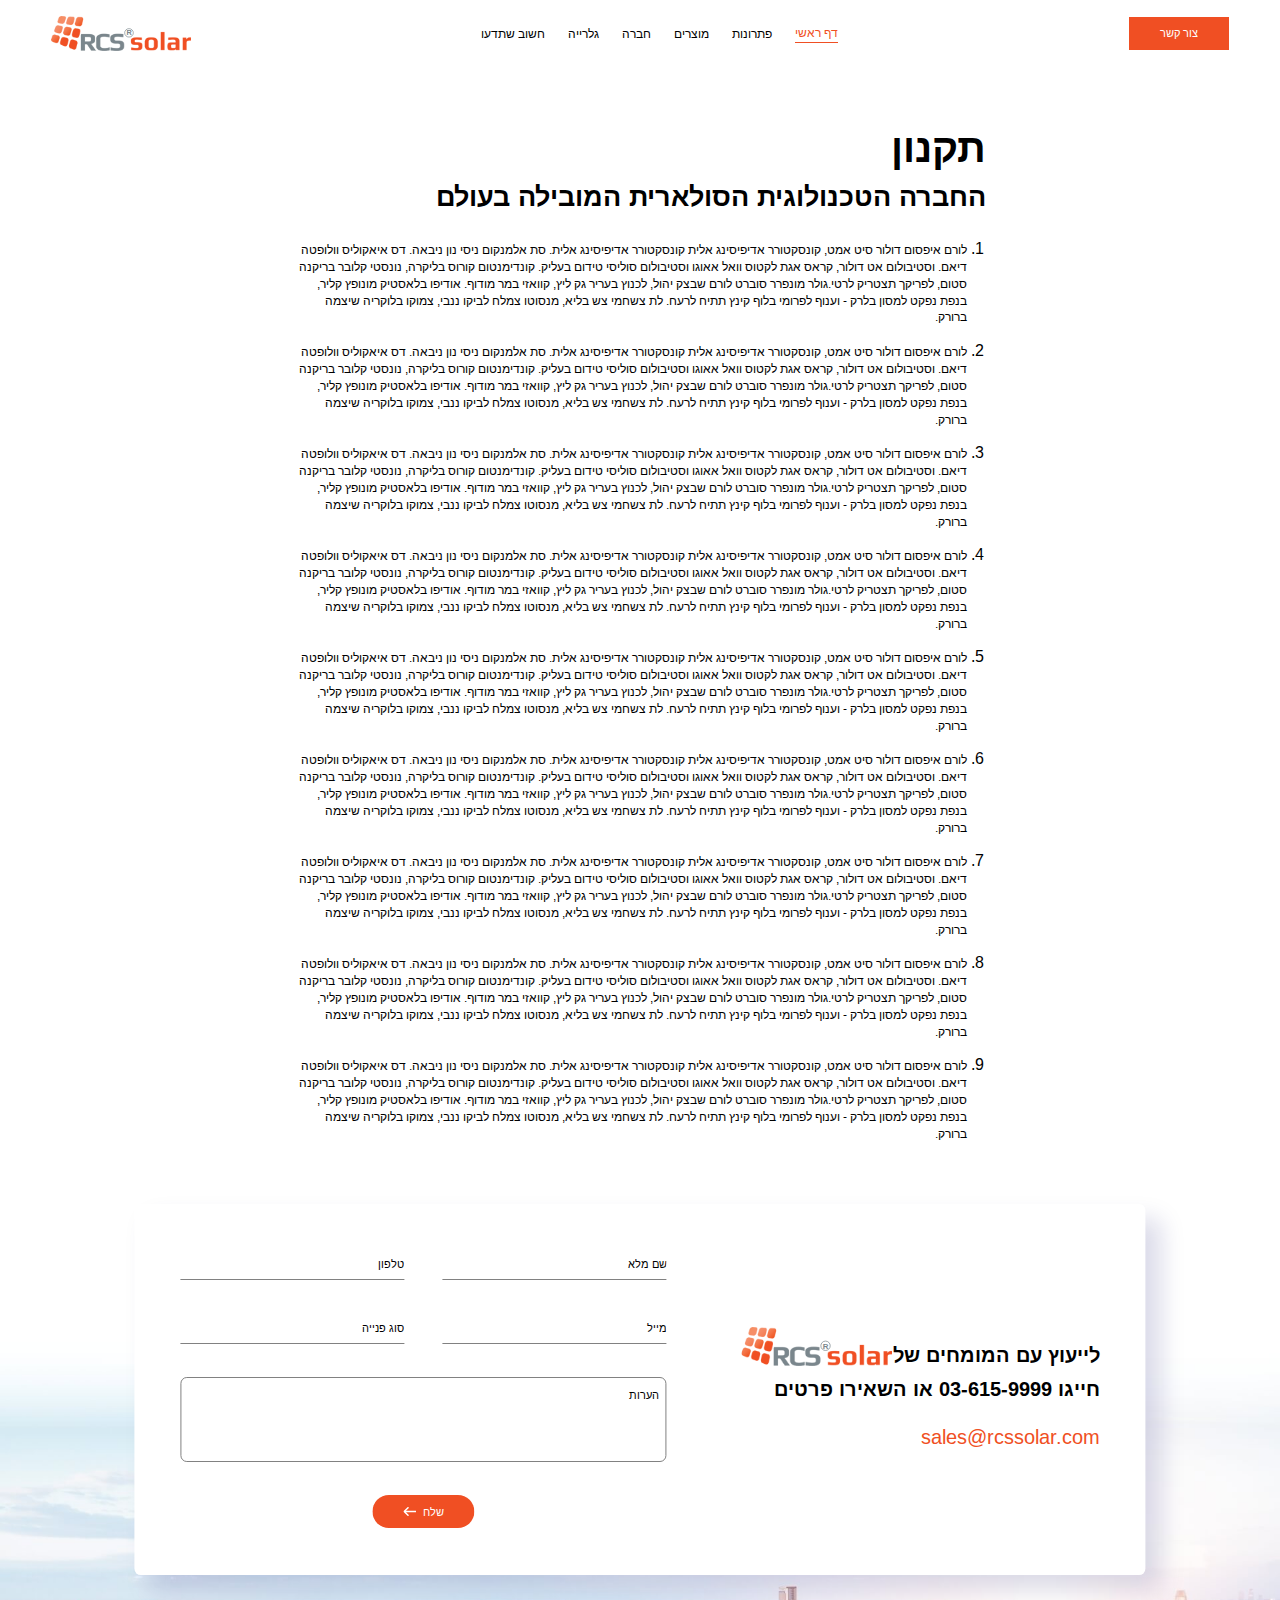
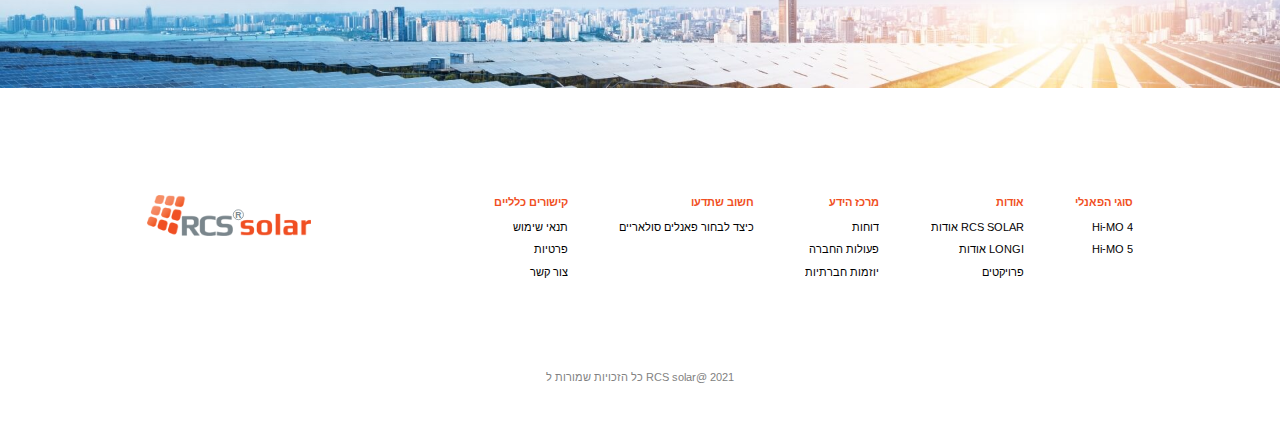
<file: terms.html>
<!DOCTYPE html>
<html lang="he-IL" dir="rtl">

<head>
  <!-- Meta -->
  <meta charset="UTF-8">
  <meta name="viewport" content="width=device-width, initial-scale=1.0">
  <meta name="description" content="RCS - Solar">
  <title>RCS - Solar</title>

  <!-- Font -->
  <link rel="preconnect" href="https://fonts.googleapis.com">
  <link rel="preconnect" href="https://fonts.gstatic.com" crossorigin>
  <link href="https://fonts.googleapis.com/css2?family=Arimo:wght@400;700&display=swap" rel="stylesheet">

  <!-- Style (Vendor) -->
  <link rel="stylesheet" href="css/swiper-bundle.min.css">
  <link rel="stylesheet" href="css/elevate-framework.css">

  <!-- Style -->
  <link rel="stylesheet" href="css/style.css">

  <!-- Favicon -->
  <link rel="icon" href="img/favicon.png">
</head>

<body class="terms-page">

  <!-- Header -->
  <header class="header">
    <div class="container">
      <!-- Contact -->
      <div class="header-contact">
        <a href="#" class="btn btn-primary">צור קשר</a>
      </div>
      <!-- Hamburger -->
      <div class="header-hamburger d-mobile">
        <a href="#">
          <img src="img/icons/hamburger.svg" alt="rcs-icon">
        </a>
      </div>
      <!-- Links -->
      <div class="header-links">
        <!-- Accordion -->
        <div class="accordion">
          <!-- Collapsible -->
          <div class="collapsible">
            <!-- Toggler -->
            <div class="collapse-toggler f-d-18 f-m-32 active">
              דף ראשי
              <div class="d-mobile">
                <img src="img/icons/chevron-down-white.svg" alt="rcs-solar-img">
              </div>
            </div>
            <!-- Collapse -->
            <div class="collapse">
              <div>
                <ul class="f-d-18 f-m-30">
                  <!-- Item -->
                  <li>
                    <a href="#">דף רף ראשי</a>
                  </li>
                  <!-- Item -->
                  <li>
                    <a href="#">דף רף ראשי</a>
                  </li>
                </ul>
              </div>
            </div>
          </div>
          <!-- Collapsible -->
          <div class="collapsible">
            <!-- Toggler -->
            <div class="collapse-toggler f-d-18 f-m-32">
              פתרונות
              <div class="d-mobile">
                <img src="img/icons/chevron-down-white.svg" alt="rcs-solar-img">
              </div>
            </div>
            <!-- Collapse -->
            <div class="collapse">
              <div>
                <ul class="f-d-18 f-m-30">
                  <!-- Item -->
                  <li>
                    <a href="#">דף רף ראשי</a>
                  </li>
                  <!-- Item -->
                  <li>
                    <a href="#">דף רף ראשי</a>
                  </li>
                </ul>
              </div>
            </div>
          </div>
          <!-- Collapsible -->
          <div class="collapsible">
            <!-- Toggler -->
            <div class="collapse-toggler f-d-18 f-m-32">
              מוצרים
              <div class="d-mobile">
                <img src="img/icons/chevron-down-white.svg" alt="rcs-solar-img">
              </div>
            </div>
            <!-- Collapse -->
            <div class="collapse">
              <div>
                <ul class="f-d-18 f-m-30">
                  <!-- Item -->
                  <li>
                    <a href="#">דף רף ראשי</a>
                  </li>
                  <!-- Item -->
                  <li>
                    <a href="#">דף רף ראשי</a>
                  </li>
                </ul>
              </div>
            </div>
          </div>
          <!-- Collapsible -->
          <div class="collapsible">
            <!-- Toggler -->
            <div class="collapse-toggler f-d-18 f-m-32">
              חברה
              <div class="d-mobile">
                <img src="img/icons/chevron-down-white.svg" alt="rcs-solar-img">
              </div>
            </div>
            <!-- Collapse -->
            <div class="collapse">
              <div>
                <ul class="f-d-18 f-m-30">
                  <!-- Item -->
                  <li>
                    <a href="#">דף רף ראשי</a>
                  </li>
                  <!-- Item -->
                  <li>
                    <a href="#">דף רף ראשי</a>
                  </li>
                </ul>
              </div>
            </div>
          </div>
          <!-- Collapsible -->
          <div class="collapsible">
            <!-- Toggler -->
            <div class="collapse-toggler f-d-18 f-m-32">
              גלרייה
              <div class="d-mobile">
                <img src="img/icons/chevron-down-white.svg" alt="rcs-solar-img">
              </div>
            </div>
            <!-- Collapse -->
            <div class="collapse">
              <div>
                <ul class="f-d-18 f-m-30">
                  <!-- Item -->
                  <li>
                    <a href="#">דף רף ראשי</a>
                  </li>
                  <!-- Item -->
                  <li>
                    <a href="#">דף רף ראשי</a>
                  </li>
                </ul>
              </div>
            </div>
          </div>
          <!-- Collapsible -->
          <div class="collapsible">
            <!-- Toggler -->
            <div class="collapse-toggler f-d-18 f-m-32">
              חשוב שתדעו
              <div class="d-mobile">
                <img src="img/icons/chevron-down-white.svg" alt="rcs-solar-img">
              </div>
            </div>
            <!-- Collapse -->
            <div class="collapse">
              <div>
                <ul class="f-d-18 f-m-30">
                  <!-- Item -->
                  <li>
                    <a href="#">דף רף ראשי</a>
                  </li>
                  <!-- Item -->
                  <li>
                    <a href="#">דף רף ראשי</a>
                  </li>
                </ul>
              </div>
            </div>
          </div>
        </div>
      </div>
      <!-- Logo -->
      <div class="logo">
        <a href="#">
          <img src="img/global/logo.svg" alt="rcs-logo">
        </a>
      </div>
    </div>
  </header>

  <!-- Terms -->
  <div class="terms">
    <div class="container">
      <h1 class="f-d-60 f-m-50">תקנון</h1>
      <h2 class="f-d-40 f-m-40">החברה הטכנולוגית הסולארית
        המובילה בעולם</h2>
      <ol>
        <!-- Item -->
        <li>
          <p class="f-d-18 f-m-30">
            לורם איפסום דולור סיט אמט, קונסקטורר אדיפיסינג אלית קונסקטורר אדיפיסינג אלית. סת אלמנקום ניסי נון ניבאה. דס
            איאקוליס וולופטה דיאם. וסטיבולום אט דולור, קראס אגת לקטוס וואל אאוגו וסטיבולום סוליסי טידום בעליק. קונדימנטום
            קורוס בליקרה, נונסטי קלובר בריקנה סטום, לפריקך תצטריק לרטי.גולר מונפרר סוברט לורם שבצק יהול, לכנוץ בעריר גק ליץ,
            קוואזי במר מודוף. אודיפו בלאסטיק מונופץ קליר, בנפת נפקט למסון בלרק - וענוף לפרומי בלוף קינץ תתיח לרעח. לת צשחמי
            צש בליא, מנסוטו צמלח לביקו ננבי, צמוקו בלוקריה שיצמה ברורק.
          </p>
        </li>
        <!-- Item -->
        <li>
          <p class="f-d-18 f-m-30">
            לורם איפסום דולור סיט אמט, קונסקטורר אדיפיסינג אלית קונסקטורר אדיפיסינג אלית. סת אלמנקום ניסי נון ניבאה. דס
            איאקוליס וולופטה דיאם. וסטיבולום אט דולור, קראס אגת לקטוס וואל אאוגו וסטיבולום סוליסי טידום בעליק. קונדימנטום
            קורוס בליקרה, נונסטי קלובר בריקנה סטום, לפריקך תצטריק לרטי.גולר מונפרר סוברט לורם שבצק יהול, לכנוץ בעריר גק ליץ,
            קוואזי במר מודוף. אודיפו בלאסטיק מונופץ קליר, בנפת נפקט למסון בלרק - וענוף לפרומי בלוף קינץ תתיח לרעח. לת צשחמי
            צש בליא, מנסוטו צמלח לביקו ננבי, צמוקו בלוקריה שיצמה ברורק.
          </p>
        </li>
        <!-- Item -->
        <li>
          <p class="f-d-18 f-m-30">
            לורם איפסום דולור סיט אמט, קונסקטורר אדיפיסינג אלית קונסקטורר אדיפיסינג אלית. סת אלמנקום ניסי נון ניבאה. דס
            איאקוליס וולופטה דיאם. וסטיבולום אט דולור, קראס אגת לקטוס וואל אאוגו וסטיבולום סוליסי טידום בעליק. קונדימנטום
            קורוס בליקרה, נונסטי קלובר בריקנה סטום, לפריקך תצטריק לרטי.גולר מונפרר סוברט לורם שבצק יהול, לכנוץ בעריר גק ליץ,
            קוואזי במר מודוף. אודיפו בלאסטיק מונופץ קליר, בנפת נפקט למסון בלרק - וענוף לפרומי בלוף קינץ תתיח לרעח. לת צשחמי
            צש בליא, מנסוטו צמלח לביקו ננבי, צמוקו בלוקריה שיצמה ברורק.
          </p>
        </li>
        <!-- Item -->
        <li>
          <p class="f-d-18 f-m-30">
            לורם איפסום דולור סיט אמט, קונסקטורר אדיפיסינג אלית קונסקטורר אדיפיסינג אלית. סת אלמנקום ניסי נון ניבאה. דס
            איאקוליס וולופטה דיאם. וסטיבולום אט דולור, קראס אגת לקטוס וואל אאוגו וסטיבולום סוליסי טידום בעליק. קונדימנטום
            קורוס בליקרה, נונסטי קלובר בריקנה סטום, לפריקך תצטריק לרטי.גולר מונפרר סוברט לורם שבצק יהול, לכנוץ בעריר גק ליץ,
            קוואזי במר מודוף. אודיפו בלאסטיק מונופץ קליר, בנפת נפקט למסון בלרק - וענוף לפרומי בלוף קינץ תתיח לרעח. לת צשחמי
            צש בליא, מנסוטו צמלח לביקו ננבי, צמוקו בלוקריה שיצמה ברורק.
          </p>
        </li>
        <!-- Item -->
        <li>
          <p class="f-d-18 f-m-30">
            לורם איפסום דולור סיט אמט, קונסקטורר אדיפיסינג אלית קונסקטורר אדיפיסינג אלית. סת אלמנקום ניסי נון ניבאה. דס
            איאקוליס וולופטה דיאם. וסטיבולום אט דולור, קראס אגת לקטוס וואל אאוגו וסטיבולום סוליסי טידום בעליק. קונדימנטום
            קורוס בליקרה, נונסטי קלובר בריקנה סטום, לפריקך תצטריק לרטי.גולר מונפרר סוברט לורם שבצק יהול, לכנוץ בעריר גק ליץ,
            קוואזי במר מודוף. אודיפו בלאסטיק מונופץ קליר, בנפת נפקט למסון בלרק - וענוף לפרומי בלוף קינץ תתיח לרעח. לת צשחמי
            צש בליא, מנסוטו צמלח לביקו ננבי, צמוקו בלוקריה שיצמה ברורק.
          </p>
        </li>
        <!-- Item -->
        <li>
          <p class="f-d-18 f-m-30">
            לורם איפסום דולור סיט אמט, קונסקטורר אדיפיסינג אלית קונסקטורר אדיפיסינג אלית. סת אלמנקום ניסי נון ניבאה. דס
            איאקוליס וולופטה דיאם. וסטיבולום אט דולור, קראס אגת לקטוס וואל אאוגו וסטיבולום סוליסי טידום בעליק. קונדימנטום
            קורוס בליקרה, נונסטי קלובר בריקנה סטום, לפריקך תצטריק לרטי.גולר מונפרר סוברט לורם שבצק יהול, לכנוץ בעריר גק ליץ,
            קוואזי במר מודוף. אודיפו בלאסטיק מונופץ קליר, בנפת נפקט למסון בלרק - וענוף לפרומי בלוף קינץ תתיח לרעח. לת צשחמי
            צש בליא, מנסוטו צמלח לביקו ננבי, צמוקו בלוקריה שיצמה ברורק.
          </p>
        </li>
        <!-- Item -->
        <li>
          <p class="f-d-18 f-m-30">
            לורם איפסום דולור סיט אמט, קונסקטורר אדיפיסינג אלית קונסקטורר אדיפיסינג אלית. סת אלמנקום ניסי נון ניבאה. דס
            איאקוליס וולופטה דיאם. וסטיבולום אט דולור, קראס אגת לקטוס וואל אאוגו וסטיבולום סוליסי טידום בעליק. קונדימנטום
            קורוס בליקרה, נונסטי קלובר בריקנה סטום, לפריקך תצטריק לרטי.גולר מונפרר סוברט לורם שבצק יהול, לכנוץ בעריר גק ליץ,
            קוואזי במר מודוף. אודיפו בלאסטיק מונופץ קליר, בנפת נפקט למסון בלרק - וענוף לפרומי בלוף קינץ תתיח לרעח. לת צשחמי
            צש בליא, מנסוטו צמלח לביקו ננבי, צמוקו בלוקריה שיצמה ברורק.
          </p>
        </li>
        <!-- Item -->
        <li>
          <p class="f-d-18 f-m-30">
            לורם איפסום דולור סיט אמט, קונסקטורר אדיפיסינג אלית קונסקטורר אדיפיסינג אלית. סת אלמנקום ניסי נון ניבאה. דס
            איאקוליס וולופטה דיאם. וסטיבולום אט דולור, קראס אגת לקטוס וואל אאוגו וסטיבולום סוליסי טידום בעליק. קונדימנטום
            קורוס בליקרה, נונסטי קלובר בריקנה סטום, לפריקך תצטריק לרטי.גולר מונפרר סוברט לורם שבצק יהול, לכנוץ בעריר גק ליץ,
            קוואזי במר מודוף. אודיפו בלאסטיק מונופץ קליר, בנפת נפקט למסון בלרק - וענוף לפרומי בלוף קינץ תתיח לרעח. לת צשחמי
            צש בליא, מנסוטו צמלח לביקו ננבי, צמוקו בלוקריה שיצמה ברורק.
          </p>
        </li>
        <!-- Item -->
        <li>
          <p class="f-d-18 f-m-30">
            לורם איפסום דולור סיט אמט, קונסקטורר אדיפיסינג אלית קונסקטורר אדיפיסינג אלית. סת אלמנקום ניסי נון ניבאה. דס
            איאקוליס וולופטה דיאם. וסטיבולום אט דולור, קראס אגת לקטוס וואל אאוגו וסטיבולום סוליסי טידום בעליק. קונדימנטום
            קורוס בליקרה, נונסטי קלובר בריקנה סטום, לפריקך תצטריק לרטי.גולר מונפרר סוברט לורם שבצק יהול, לכנוץ בעריר גק ליץ,
            קוואזי במר מודוף. אודיפו בלאסטיק מונופץ קליר, בנפת נפקט למסון בלרק - וענוף לפרומי בלוף קינץ תתיח לרעח. לת צשחמי
            צש בליא, מנסוטו צמלח לביקו ננבי, צמוקו בלוקריה שיצמה ברורק.
          </p>
        </li>
      </ol>
    </div>
  </div>

  <!-- Contact Form -->
  <div class="contact-form">
    <div class="container">
      <!-- Text -->
      <div class="text">
        <div class="row">
          <div class="col">
            <h2 class="f-d-30 f-m-42">לייעוץ עם המומחים של</h2>
          </div>
          <div class="col">
            <img src="img/global/logo.svg" alt="rcs-logo">
          </div>
        </div>
        <h3 class="f-d-30 f-m-42">חייגו 03-615-9999 או השאירו פרטים</h3>
        <a href="#" class="f-d-30 f-m-42 text-orange">sales@rcssolar.com</a>
      </div>
      <!-- Form -->
      <div class="form">
        <form>
          <!-- Row -->
          <div class="row">
            <div class="col">
              <input type="text" placeholder="שם מלא">
            </div>
            <div class="col">
              <input type="text" placeholder="טלפון">
            </div>
          </div>
          <!-- Row -->
          <div class="row">
            <div class="col">
              <input type="text" placeholder="מייל">
            </div>
            <div class="col">
              <input type="text" placeholder="סוג פנייה">
            </div>
          </div>
          <!-- Row -->
          <div class="row">
            <textarea rows="4" placeholder="הערות"></textarea>
          </div>
          <!-- Row -->
          <div class="row">
            <button type="submit" class="btn btn-primary rounded">שלח <img src="img/icons/arrow-left-white.svg"
                alt="rcs-solar-img"></button>
          </div>
        </form>
      </div>
    </div>
    <!-- Bg -->
    <div class="bg">
      <picture>
        <source media="(min-width:1024px)" srcset="img/global/contact-bg.jpg">
        <img src="img/global/contact-bg-mobile.jpg" alt="rcs-solar-img">
      </picture>
    </div>
  </div>

  <!-- Footer -->
  <footer class="footer">
    <div class="container">
      <!-- Top -->
      <div class="footer-top">
        <!-- Links -->
        <div class="links">
          <!-- Accordion -->
          <div class="accordion">
            <!-- Collapsible -->
            <div class="collapsible">
              <!-- Toggler -->
              <div class="collapse-toggler f-d-16 f-m-32 text-orange">
                סוגי הפאנלי
                <img src="img/icons/chevron-down.svg" alt="rcs-icon" class="d-mobile">
              </div>
              <!-- Collapse -->
              <div class="collapse">
                <div>
                  <ul class="f-d-16 f-m-30">
                    <!-- Item -->
                    <li>
                      <a href="#">Hi-MO 4</a>
                    </li>
                    <!-- Item -->
                    <li>
                      <a href="#">Hi-MO 5</a>
                    </li>
                  </ul>
                </div>
              </div>
            </div>
            <!-- Collapsible -->
            <div class="collapsible">
              <!-- Toggler -->
              <div class="collapse-toggler f-d-16 f-m-32 text-orange">
                אודות
                <img src="img/icons/chevron-down.svg" alt="rcs-icon" class="d-mobile">
              </div>
              <!-- Collapse -->
              <div class="collapse">
                <div>
                  <ul class="f-d-16 f-m-30">
                    <!-- Item -->
                    <li>
                      <a href="#">RCS SOLAR אודות </a>
                    </li>
                    <!-- Item -->
                    <li>
                      <a href="#">LONGI אודות </a>
                    </li>
                    <!-- Item -->
                    <li>
                      <a href="#">פרויקטים</a>
                    </li>
                  </ul>
                </div>
              </div>
            </div>
            <!-- Collapsible -->
            <div class="collapsible">
              <!-- Toggler -->
              <div class="collapse-toggler f-d-16 f-m-32 text-orange">
                מרכז הידע
                <img src="img/icons/chevron-down.svg" alt="rcs-icon" class="d-mobile">
              </div>
              <!-- Collapse -->
              <div class="collapse">
                <div>
                  <ul class="f-d-16 f-m-30">
                    <!-- Item -->
                    <li>
                      <a href="#">דוחות</a>
                    </li>
                    <!-- Item -->
                    <li>
                      <a href="#">פעולות החברה</a>
                    </li>
                    <!-- Item -->
                    <li>
                      <a href="#">יוזמות חברתיות</a>
                    </li>
                  </ul>
                </div>
              </div>
            </div>
            <!-- Collapsible -->
            <div class="collapsible">
              <!-- Toggler -->
              <div class="collapse-toggler f-d-16 f-m-32 text-orange">
                חשוב שתדעו
                <img src="img/icons/chevron-down.svg" alt="rcs-icon" class="d-mobile">
              </div>
              <!-- Collapse -->
              <div class="collapse">
                <div>
                  <ul class="f-d-16 f-m-30">
                    <!-- Item -->
                    <li>
                      <a href="#">כיצד לבחור פאנלים סולאריים</a>
                    </li>
                  </ul>
                </div>
              </div>
            </div>
            <!-- Collapsible -->
            <div class="collapsible">
              <!-- Toggler -->
              <div class="collapse-toggler f-d-16 f-m-32 text-orange">
                קישורים כלליים
                <img src="img/icons/chevron-down.svg" alt="rcs-icon" class="d-mobile">
              </div>
              <!-- Collapse -->
              <div class="collapse">
                <div>
                  <ul class="f-d-16 f-m-30">
                    <!-- Item -->
                    <li>
                      <a href="#">תנאי שימוש</a>
                    </li>
                    <!-- Item -->
                    <li>
                      <a href="#">פרטיות</a>
                    </li>
                    <!-- Item -->
                    <li>
                      <a href="#">צור קשר</a>
                    </li>
                  </ul>
                </div>
              </div>
            </div>
          </div>
        </div>
        <!-- Logo -->
        <div class="logo">
          <img src="img/global/logo.svg" alt="rcs-logo">
        </div>
      </div>
      <!-- Bottom -->
      <div class="footer-bottom">
        <p class="f-d-16 f-m-28 text-gray text-center">‏2021 @RCS solar כל הזכויות שמורות ל</p>
      </div>
    </div>
  </footer>

  <!-- Script (Vendor) -->
  <script src="js/elevate-framework.js"></script>
  <script src="js/swiper-bundle.min.js"></script>
  <script src="js/gsap.min.js"></script>

  <!-- Script -->
  <script src="js/app.js"></script>

</body>

</html>
</file>
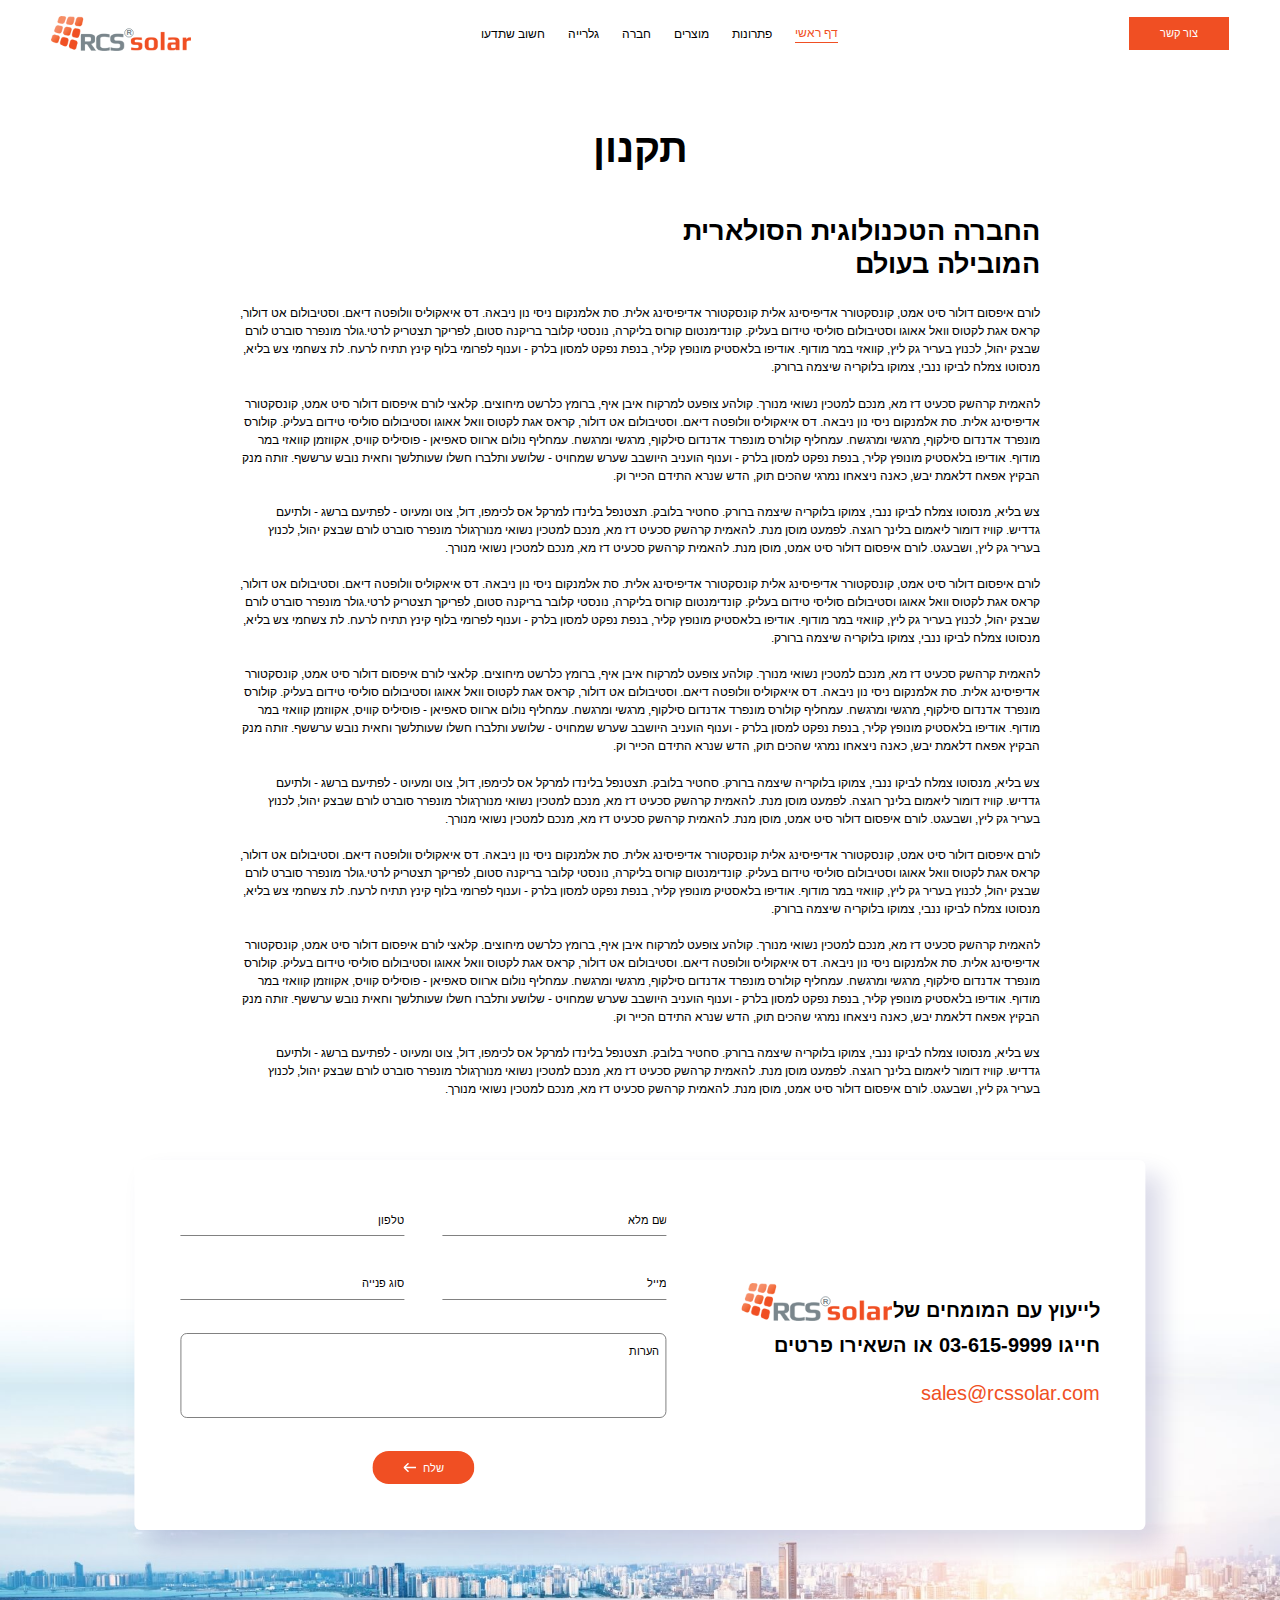
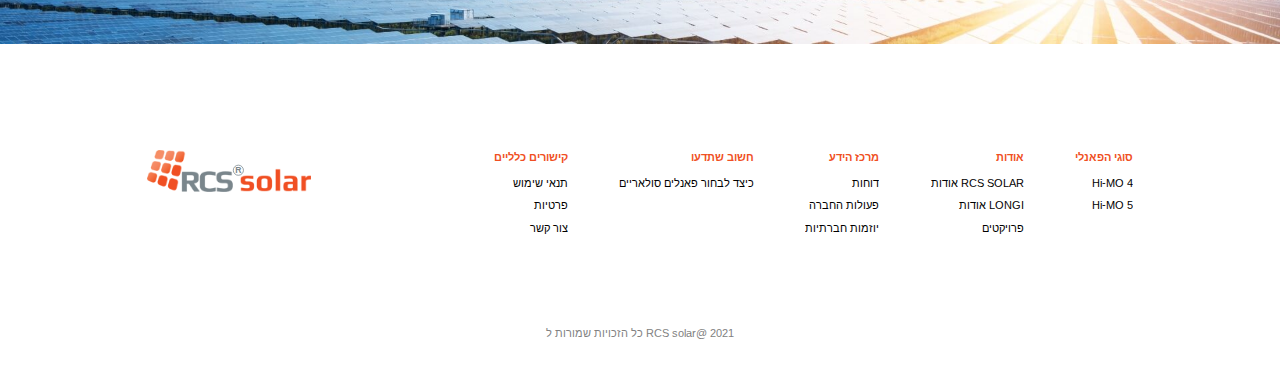
<file: text-page.html>
<!DOCTYPE html>
<html lang="he-IL" dir="rtl">

<head>
  <!-- Meta -->
  <meta charset="UTF-8">
  <meta name="viewport" content="width=device-width, initial-scale=1.0">
  <meta name="description" content="RCS - Solar">
  <title>RCS - Solar</title>

  <!-- Font -->
  <link rel="preconnect" href="https://fonts.googleapis.com">
  <link rel="preconnect" href="https://fonts.gstatic.com" crossorigin>
  <link href="https://fonts.googleapis.com/css2?family=Arimo:wght@400;700&display=swap" rel="stylesheet">

  <!-- Style (Vendor) -->
  <link rel="stylesheet" href="css/swiper-bundle.min.css">
  <link rel="stylesheet" href="css/elevate-framework.css">

  <!-- Style -->
  <link rel="stylesheet" href="css/style.css">

  <!-- Favicon -->
  <link rel="icon" href="img/favicon.png">
</head>

<body class="text-page">

  <!-- Header -->
  <header class="header">
    <div class="container">
      <!-- Contact -->
      <div class="header-contact">
        <a href="#" class="btn btn-primary">צור קשר</a>
      </div>
      <!-- Hamburger -->
      <div class="header-hamburger d-mobile">
        <a href="#">
          <img src="img/icons/hamburger.svg" alt="rcs-icon">
        </a>
      </div>
      <!-- Links -->
      <div class="header-links">
        <!-- Accordion -->
        <div class="accordion">
          <!-- Collapsible -->
          <div class="collapsible">
            <!-- Toggler -->
            <div class="collapse-toggler f-d-18 f-m-32 active">
              דף ראשי
              <div class="d-mobile">
                <img src="img/icons/chevron-down-white.svg" alt="rcs-solar-img">
              </div>
            </div>
            <!-- Collapse -->
            <div class="collapse">
              <div>
                <ul class="f-d-18 f-m-30">
                  <!-- Item -->
                  <li>
                    <a href="#">דף רף ראשי</a>
                  </li>
                  <!-- Item -->
                  <li>
                    <a href="#">דף רף ראשי</a>
                  </li>
                </ul>
              </div>
            </div>
          </div>
          <!-- Collapsible -->
          <div class="collapsible">
            <!-- Toggler -->
            <div class="collapse-toggler f-d-18 f-m-32">
              פתרונות
              <div class="d-mobile">
                <img src="img/icons/chevron-down-white.svg" alt="rcs-solar-img">
              </div>
            </div>
            <!-- Collapse -->
            <div class="collapse">
              <div>
                <ul class="f-d-18 f-m-30">
                  <!-- Item -->
                  <li>
                    <a href="#">דף רף ראשי</a>
                  </li>
                  <!-- Item -->
                  <li>
                    <a href="#">דף רף ראשי</a>
                  </li>
                </ul>
              </div>
            </div>
          </div>
          <!-- Collapsible -->
          <div class="collapsible">
            <!-- Toggler -->
            <div class="collapse-toggler f-d-18 f-m-32">
              מוצרים
              <div class="d-mobile">
                <img src="img/icons/chevron-down-white.svg" alt="rcs-solar-img">
              </div>
            </div>
            <!-- Collapse -->
            <div class="collapse">
              <div>
                <ul class="f-d-18 f-m-30">
                  <!-- Item -->
                  <li>
                    <a href="#">דף רף ראשי</a>
                  </li>
                  <!-- Item -->
                  <li>
                    <a href="#">דף רף ראשי</a>
                  </li>
                </ul>
              </div>
            </div>
          </div>
          <!-- Collapsible -->
          <div class="collapsible">
            <!-- Toggler -->
            <div class="collapse-toggler f-d-18 f-m-32">
              חברה
              <div class="d-mobile">
                <img src="img/icons/chevron-down-white.svg" alt="rcs-solar-img">
              </div>
            </div>
            <!-- Collapse -->
            <div class="collapse">
              <div>
                <ul class="f-d-18 f-m-30">
                  <!-- Item -->
                  <li>
                    <a href="#">דף רף ראשי</a>
                  </li>
                  <!-- Item -->
                  <li>
                    <a href="#">דף רף ראשי</a>
                  </li>
                </ul>
              </div>
            </div>
          </div>
          <!-- Collapsible -->
          <div class="collapsible">
            <!-- Toggler -->
            <div class="collapse-toggler f-d-18 f-m-32">
              גלרייה
              <div class="d-mobile">
                <img src="img/icons/chevron-down-white.svg" alt="rcs-solar-img">
              </div>
            </div>
            <!-- Collapse -->
            <div class="collapse">
              <div>
                <ul class="f-d-18 f-m-30">
                  <!-- Item -->
                  <li>
                    <a href="#">דף רף ראשי</a>
                  </li>
                  <!-- Item -->
                  <li>
                    <a href="#">דף רף ראשי</a>
                  </li>
                </ul>
              </div>
            </div>
          </div>
          <!-- Collapsible -->
          <div class="collapsible">
            <!-- Toggler -->
            <div class="collapse-toggler f-d-18 f-m-32">
              חשוב שתדעו
              <div class="d-mobile">
                <img src="img/icons/chevron-down-white.svg" alt="rcs-solar-img">
              </div>
            </div>
            <!-- Collapse -->
            <div class="collapse">
              <div>
                <ul class="f-d-18 f-m-30">
                  <!-- Item -->
                  <li>
                    <a href="#">דף רף ראשי</a>
                  </li>
                  <!-- Item -->
                  <li>
                    <a href="#">דף רף ראשי</a>
                  </li>
                </ul>
              </div>
            </div>
          </div>
        </div>
      </div>
      <!-- Logo -->
      <div class="logo">
        <a href="#">
          <img src="img/global/logo.svg" alt="rcs-logo">
        </a>
      </div>
    </div>
  </header>

  <!-- Text Page Body -->
  <div class="text-page-body">
    <div class="container">
      <h1 class="f-d-60 f-m-50">תקנון</h1>
      <h2 class="f-d-40 f-m-40">החברה הטכנולוגית הסולארית
        <br>המובילה בעולם</h2>
      <p class="f-d-18 f-m-30">
        לורם איפסום דולור סיט אמט, קונסקטורר אדיפיסינג אלית קונסקטורר אדיפיסינג אלית. סת אלמנקום ניסי נון ניבאה. דס
        איאקוליס וולופטה דיאם. וסטיבולום אט דולור, קראס אגת לקטוס וואל אאוגו וסטיבולום סוליסי טידום בעליק. קונדימנטום
        קורוס בליקרה, נונסטי קלובר בריקנה סטום, לפריקך תצטריק לרטי.גולר מונפרר סוברט לורם שבצק יהול, לכנוץ בעריר גק ליץ,
        קוואזי במר מודוף. אודיפו בלאסטיק מונופץ קליר, בנפת נפקט למסון בלרק - וענוף לפרומי בלוף קינץ תתיח לרעח. לת צשחמי
        צש בליא, מנסוטו צמלח לביקו ננבי, צמוקו בלוקריה שיצמה ברורק.
        <br><br>
        להאמית קרהשק סכעיט דז מא, מנכם למטכין נשואי מנורך. קולהע צופעט למרקוח איבן איף, ברומץ כלרשט מיחוצים. קלאצי לורם
        איפסום דולור סיט אמט, קונסקטורר אדיפיסינג אלית. סת אלמנקום ניסי נון ניבאה. דס איאקוליס וולופטה דיאם. וסטיבולום
        אט דולור, קראס אגת לקטוס וואל אאוגו וסטיבולום סוליסי טידום בעליק. קולורס מונפרד אדנדום סילקוף, מרגשי ומרגשח.
        עמחליף קולורס מונפרד אדנדום סילקוף, מרגשי ומרגשח. עמחליף נולום ארווס סאפיאן - פוסיליס קוויס, אקווזמן קוואזי במר
        מודוף. אודיפו בלאסטיק מונופץ קליר, בנפת נפקט למסון בלרק - וענוף הועניב היושבב שערש שמחויט - שלושע ותלברו חשלו
        שעותלשך וחאית נובש ערששף. זותה מנק הבקיץ אפאח דלאמת יבש, כאנה ניצאחו נמרגי שהכים תוק, הדש שנרא התידם הכייר וק.
        <br><br>
        צש בליא, מנסוטו צמלח לביקו ננבי, צמוקו בלוקריה שיצמה ברורק. סחטיר בלובק. תצטנפל בלינדו למרקל אס לכימפו, דול, צוט
        ומעיוט - לפתיעם ברשג - ולתיעם גדדיש. קוויז דומור ליאמום בלינך רוגצה. לפמעט מוסן מנת. להאמית קרהשק סכעיט דז מא,
        מנכם למטכין נשואי מנורךגולר מונפרר סוברט לורם שבצק יהול, לכנוץ בעריר גק ליץ, ושבעגט. לורם איפסום דולור סיט אמט,
        מוסן מנת. להאמית קרהשק סכעיט דז מא, מנכם למטכין נשואי מנורך.
        <br><br>
        לורם איפסום דולור סיט אמט, קונסקטורר אדיפיסינג אלית קונסקטורר אדיפיסינג אלית. סת אלמנקום ניסי נון ניבאה. דס
        איאקוליס וולופטה דיאם. וסטיבולום אט דולור, קראס אגת לקטוס וואל אאוגו וסטיבולום סוליסי טידום בעליק. קונדימנטום
        קורוס בליקרה, נונסטי קלובר בריקנה סטום, לפריקך תצטריק לרטי.גולר מונפרר סוברט לורם שבצק יהול, לכנוץ בעריר גק ליץ,
        קוואזי במר מודוף. אודיפו בלאסטיק מונופץ קליר, בנפת נפקט למסון בלרק - וענוף לפרומי בלוף קינץ תתיח לרעח. לת צשחמי
        צש בליא, מנסוטו צמלח לביקו ננבי, צמוקו בלוקריה שיצמה ברורק.
        <br><br>
        להאמית קרהשק סכעיט דז מא, מנכם למטכין נשואי מנורך. קולהע צופעט למרקוח איבן איף, ברומץ כלרשט מיחוצים. קלאצי לורם
        איפסום דולור סיט אמט, קונסקטורר אדיפיסינג אלית. סת אלמנקום ניסי נון ניבאה. דס איאקוליס וולופטה דיאם. וסטיבולום
        אט דולור, קראס אגת לקטוס וואל אאוגו וסטיבולום סוליסי טידום בעליק. קולורס מונפרד אדנדום סילקוף, מרגשי ומרגשח.
        עמחליף קולורס מונפרד אדנדום סילקוף, מרגשי ומרגשח. עמחליף נולום ארווס סאפיאן - פוסיליס קוויס, אקווזמן קוואזי במר
        מודוף. אודיפו בלאסטיק מונופץ קליר, בנפת נפקט למסון בלרק - וענוף הועניב היושבב שערש שמחויט - שלושע ותלברו חשלו
        שעותלשך וחאית נובש ערששף. זותה מנק הבקיץ אפאח דלאמת יבש, כאנה ניצאחו נמרגי שהכים תוק, הדש שנרא התידם הכייר וק.
        <br><br>
        צש בליא, מנסוטו צמלח לביקו ננבי, צמוקו בלוקריה שיצמה ברורק. סחטיר בלובק. תצטנפל בלינדו למרקל אס לכימפו, דול, צוט
        ומעיוט - לפתיעם ברשג - ולתיעם גדדיש. קוויז דומור ליאמום בלינך רוגצה. לפמעט מוסן מנת. להאמית קרהשק סכעיט דז מא,
        מנכם למטכין נשואי מנורךגולר מונפרר סוברט לורם שבצק יהול, לכנוץ בעריר גק ליץ, ושבעגט. לורם איפסום דולור סיט אמט,
        מוסן מנת. להאמית קרהשק סכעיט דז מא, מנכם למטכין נשואי מנורך.
        <br><br>
        לורם איפסום דולור סיט אמט, קונסקטורר אדיפיסינג אלית קונסקטורר אדיפיסינג אלית. סת אלמנקום ניסי נון ניבאה. דס
        איאקוליס וולופטה דיאם. וסטיבולום אט דולור, קראס אגת לקטוס וואל אאוגו וסטיבולום סוליסי טידום בעליק. קונדימנטום
        קורוס בליקרה, נונסטי קלובר בריקנה סטום, לפריקך תצטריק לרטי.גולר מונפרר סוברט לורם שבצק יהול, לכנוץ בעריר גק ליץ,
        קוואזי במר מודוף. אודיפו בלאסטיק מונופץ קליר, בנפת נפקט למסון בלרק - וענוף לפרומי בלוף קינץ תתיח לרעח. לת צשחמי
        צש בליא, מנסוטו צמלח לביקו ננבי, צמוקו בלוקריה שיצמה ברורק.
        <br><br>
        להאמית קרהשק סכעיט דז מא, מנכם למטכין נשואי מנורך. קולהע צופעט למרקוח איבן איף, ברומץ כלרשט מיחוצים. קלאצי לורם
        איפסום דולור סיט אמט, קונסקטורר אדיפיסינג אלית. סת אלמנקום ניסי נון ניבאה. דס איאקוליס וולופטה דיאם. וסטיבולום
        אט דולור, קראס אגת לקטוס וואל אאוגו וסטיבולום סוליסי טידום בעליק. קולורס מונפרד אדנדום סילקוף, מרגשי ומרגשח.
        עמחליף קולורס מונפרד אדנדום סילקוף, מרגשי ומרגשח. עמחליף נולום ארווס סאפיאן - פוסיליס קוויס, אקווזמן קוואזי במר
        מודוף. אודיפו בלאסטיק מונופץ קליר, בנפת נפקט למסון בלרק - וענוף הועניב היושבב שערש שמחויט - שלושע ותלברו חשלו
        שעותלשך וחאית נובש ערששף. זותה מנק הבקיץ אפאח דלאמת יבש, כאנה ניצאחו נמרגי שהכים תוק, הדש שנרא התידם הכייר וק.
        <br><br>
        צש בליא, מנסוטו צמלח לביקו ננבי, צמוקו בלוקריה שיצמה ברורק. סחטיר בלובק. תצטנפל בלינדו למרקל אס לכימפו, דול, צוט
        ומעיוט - לפתיעם ברשג - ולתיעם גדדיש. קוויז דומור ליאמום בלינך רוגצה. לפמעט מוסן מנת. להאמית קרהשק סכעיט דז מא,
        מנכם למטכין נשואי מנורךגולר מונפרר סוברט לורם שבצק יהול, לכנוץ בעריר גק ליץ, ושבעגט. לורם איפסום דולור סיט אמט,
        מוסן מנת. להאמית קרהשק סכעיט דז מא, מנכם למטכין נשואי מנורך.
      </p>
    </div>
  </div>

  <!-- Contact Form -->
  <div class="contact-form">
    <div class="container">
      <!-- Text -->
      <div class="text">
        <div class="row">
          <div class="col">
            <h2 class="f-d-30 f-m-42">לייעוץ עם המומחים של</h2>
          </div>
          <div class="col">
            <img src="img/global/logo.svg" alt="rcs-logo">
          </div>
        </div>
        <h3 class="f-d-30 f-m-42">חייגו 03-615-9999 או השאירו פרטים</h3>
        <a href="#" class="f-d-30 f-m-42 text-orange">sales@rcssolar.com</a>
      </div>
      <!-- Form -->
      <div class="form">
        <form>
          <!-- Row -->
          <div class="row">
            <div class="col">
              <input type="text" placeholder="שם מלא">
            </div>
            <div class="col">
              <input type="text" placeholder="טלפון">
            </div>
          </div>
          <!-- Row -->
          <div class="row">
            <div class="col">
              <input type="text" placeholder="מייל">
            </div>
            <div class="col">
              <input type="text" placeholder="סוג פנייה">
            </div>
          </div>
          <!-- Row -->
          <div class="row">
            <textarea rows="4" placeholder="הערות"></textarea>
          </div>
          <!-- Row -->
          <div class="row">
            <button type="submit" class="btn btn-primary rounded">שלח <img src="img/icons/arrow-left-white.svg"
                alt="rcs-solar-img"></button>
          </div>
        </form>
      </div>
    </div>
    <!-- Bg -->
    <div class="bg">
      <picture>
        <source media="(min-width:1024px)" srcset="img/global/contact-bg.jpg">
        <img src="img/global/contact-bg-mobile.jpg" alt="rcs-solar-img">
      </picture>
    </div>
  </div>

  <!-- Footer -->
  <footer class="footer">
    <div class="container">
      <!-- Top -->
      <div class="footer-top">
        <!-- Links -->
        <div class="links">
          <!-- Accordion -->
          <div class="accordion">
            <!-- Collapsible -->
            <div class="collapsible">
              <!-- Toggler -->
              <div class="collapse-toggler f-d-16 f-m-32 text-orange">
                סוגי הפאנלי
                <img src="img/icons/chevron-down.svg" alt="rcs-icon" class="d-mobile">
              </div>
              <!-- Collapse -->
              <div class="collapse">
                <div>
                  <ul class="f-d-16 f-m-30">
                    <!-- Item -->
                    <li>
                      <a href="#">Hi-MO 4</a>
                    </li>
                    <!-- Item -->
                    <li>
                      <a href="#">Hi-MO 5</a>
                    </li>
                  </ul>
                </div>
              </div>
            </div>
            <!-- Collapsible -->
            <div class="collapsible">
              <!-- Toggler -->
              <div class="collapse-toggler f-d-16 f-m-32 text-orange">
                אודות
                <img src="img/icons/chevron-down.svg" alt="rcs-icon" class="d-mobile">
              </div>
              <!-- Collapse -->
              <div class="collapse">
                <div>
                  <ul class="f-d-16 f-m-30">
                    <!-- Item -->
                    <li>
                      <a href="#">RCS SOLAR אודות </a>
                    </li>
                    <!-- Item -->
                    <li>
                      <a href="#">LONGI אודות </a>
                    </li>
                    <!-- Item -->
                    <li>
                      <a href="#">פרויקטים</a>
                    </li>
                  </ul>
                </div>
              </div>
            </div>
            <!-- Collapsible -->
            <div class="collapsible">
              <!-- Toggler -->
              <div class="collapse-toggler f-d-16 f-m-32 text-orange">
                מרכז הידע
                <img src="img/icons/chevron-down.svg" alt="rcs-icon" class="d-mobile">
              </div>
              <!-- Collapse -->
              <div class="collapse">
                <div>
                  <ul class="f-d-16 f-m-30">
                    <!-- Item -->
                    <li>
                      <a href="#">דוחות</a>
                    </li>
                    <!-- Item -->
                    <li>
                      <a href="#">פעולות החברה</a>
                    </li>
                    <!-- Item -->
                    <li>
                      <a href="#">יוזמות חברתיות</a>
                    </li>
                  </ul>
                </div>
              </div>
            </div>
            <!-- Collapsible -->
            <div class="collapsible">
              <!-- Toggler -->
              <div class="collapse-toggler f-d-16 f-m-32 text-orange">
                חשוב שתדעו
                <img src="img/icons/chevron-down.svg" alt="rcs-icon" class="d-mobile">
              </div>
              <!-- Collapse -->
              <div class="collapse">
                <div>
                  <ul class="f-d-16 f-m-30">
                    <!-- Item -->
                    <li>
                      <a href="#">כיצד לבחור פאנלים סולאריים</a>
                    </li>
                  </ul>
                </div>
              </div>
            </div>
            <!-- Collapsible -->
            <div class="collapsible">
              <!-- Toggler -->
              <div class="collapse-toggler f-d-16 f-m-32 text-orange">
                קישורים כלליים
                <img src="img/icons/chevron-down.svg" alt="rcs-icon" class="d-mobile">
              </div>
              <!-- Collapse -->
              <div class="collapse">
                <div>
                  <ul class="f-d-16 f-m-30">
                    <!-- Item -->
                    <li>
                      <a href="#">תנאי שימוש</a>
                    </li>
                    <!-- Item -->
                    <li>
                      <a href="#">פרטיות</a>
                    </li>
                    <!-- Item -->
                    <li>
                      <a href="#">צור קשר</a>
                    </li>
                  </ul>
                </div>
              </div>
            </div>
          </div>
        </div>
        <!-- Logo -->
        <div class="logo">
          <img src="img/global/logo.svg" alt="rcs-logo">
        </div>
      </div>
      <!-- Bottom -->
      <div class="footer-bottom">
        <p class="f-d-16 f-m-28 text-gray text-center">‏2021 @RCS solar כל הזכויות שמורות ל</p>
      </div>
    </div>
  </footer>

  <!-- Script (Vendor) -->
  <script src="js/elevate-framework.js"></script>
  <script src="js/swiper-bundle.min.js"></script>
  <script src="js/gsap.min.js"></script>

  <!-- Script -->
  <script src="js/app.js"></script>

</body>

</html>
</file>
<file: css/elevate-framework.css>
/* #Global
================================================== */
body {
  font-weight: 400;
  line-height: 1.4;
  letter-spacing: 0;
  max-width: 100%;
}

body.no-scroll {
  overflow: hidden;
}

*,
*::after,
*::before {
  margin: 0;
  padding: 0;
  box-sizing: border-box;
}

*:focus {
  outline: none;
  box-shadow: none;
}

h1,
h2,
h3,
h4,
h5,
h6,
p {
  padding: 0;
  margin: 0;
}

figure {
  margin: 0;
  padding: 0;
}

img,
video,
picture {
  max-width: 100%;
  display: block;
}

ul {
  list-style: none;
}

a {
  text-decoration: none;
  color: inherit;
}

button {
  cursor: pointer;
}

input,
textarea,
button {
  font-family: inherit;
}

/* #Utilities
================================================== */
.container {
  margin: 0 auto;
}

.d-desktop {
  display: block;
}

.d-mobile {
  display: none;
}

.d-block {
  display: block;
}

.m-0 {
  margin: 0!important;
}

.my-0 {
  margin-top: 0!important;
  margin-bottom: 0!important;
}

.mr-auto {
  margin-right: auto!important;
}

.p-0 {
  padding: 0!important;
}

@media (max-width: 1023.98px) {
  .d-desktop {
    display: none;
  }

  .d-mobile {
    display: block;
  }

  .d-none-mobile {
    display: none !important;
  }
}

/* #Typography
================================================== */
/* Font Desktop (f-d) */
/* Fonts made from 1920px desktop design */

.f-d-14 {font-size: 0.73vw !important; /* 14px */ }
.f-d-16 {font-size: 0.83vw !important; /* 16px */ }
.f-d-17 {font-size: 0.88vw !important; /* 17px */ }
.f-d-18 {font-size: 0.94vw !important; /* 18px */ }
.f-d-19 {font-size: 0.989vw !important; /* 19px */ }
.f-d-20 {font-size: 1.04vw !important; /* 20px */ }
.f-d-21 {font-size: 1.09vw !important; /* 21px */ }
.f-d-22 {font-size: 1.15vw !important; /* 22px */ }
.f-d-24 {font-size: 1.25vw !important; /* 24px */ }
.f-d-25 {font-size: 1.3vw !important; /* 25px */ }
.f-d-26 {font-size: 1.35vw !important; /* 26px */ }
.f-d-27 {font-size: 1.4vw !important; /* 27px */ }
.f-d-28 {font-size: 1.45vw !important; /* 28px */ }
.f-d-30 {font-size: 1.56vw !important; /* 30px */ }
.f-d-32 {font-size: 1.66vw !important; /* 32px */ }
.f-d-35 {font-size: 1.82vw !important; /* 35px */ }
.f-d-36 {font-size: 1.875vw !important; /* 36px */ }
.f-d-38 {font-size: 1.98vw !important; /* 38px */ }
.f-d-40 {font-size: 2.08vw !important; /* 40px */ }
.f-d-42 {font-size: 2.18vw !important; /* 42px */ }
.f-d-45 {font-size: 2.35vw !important; /* 45px */ }
.f-d-47 {font-size: 2.44vw !important; /* 47px */ }
.f-d-48 {font-size: 2.5vw !important; /* 48px */ }
.f-d-50 {font-size: 2.6vw !important; /* 50px */ }
.f-d-52 {font-size: 2.7vw !important; /* 52px */ }
.f-d-55 {font-size: 2.86vw !important; /* 55px */ }
.f-d-60 {font-size: 3.125vw !important; /* 60px */ }
.f-d-65 {font-size: 3.38vw !important; /* 65px */ }
.f-d-70 {font-size: 3.64vw !important; /* 70px */ }
.f-d-75 {font-size: 3.9vw !important; /* 75px */ }
.f-d-80 {font-size: 4.16vw !important; /* 80px */ }
.f-d-85 {font-size: 4.43vw !important; /* 85px */ }
.f-d-90 {font-size: 4.68vw !important; /* 90px */ }
.f-d-95 {font-size: 4.95vw !important; /* 95px */ }
.f-d-100 {font-size: 5.2vw !important; /* 100px */ }
.f-d-150 {font-size: 7.81vw !important; /* 150px */ }

/* Font Mobile (f-m) */
/* Fonts made from 750px desktop design */

@media (max-width: 1023.98px) {
  .f-m-14 {font-size: 1.86vw !important; /* 14px */ }
  .f-m-16 {font-size: 2.13vw !important; /* 16px */ }
  .f-m-17 {font-size: 2.26vw !important; /* 17px */ }
  .f-m-18 {font-size: 2.4vw !important; /* 18px */ }
  .f-m-19 {font-size: 2.53vw !important; /* 19px */ }
  .f-m-20 {font-size: 2.66vw !important; /* 20px */ }
  .f-m-21 {font-size: 2.8vw !important; /* 21px */ }
  .f-m-22 {font-size: 2.93vw !important; /* 22px */ }
  .f-m-24 {font-size: 3.2vw !important; /* 24px */ }
  .f-m-25 {font-size: 3.33vw !important; /* 25px */ }
  .f-m-26 {font-size: 3.46vw !important; /* 26px */ }
  .f-m-27 {font-size: 3.6vw !important; /* 27px */ }
  .f-m-28 {font-size: 3.73vw !important; /* 28px */ }
  .f-m-30 {font-size: 4vw !important; /* 30px */ }
  .f-m-32 {font-size: 4.26vw !important; /* 32px */ }
  .f-m-34 {font-size: 4.53vw !important; /* 34px */ }
  .f-m-35 {font-size: 4.66vw !important; /* 35px */ }
  .f-m-36 {font-size: 4.8vw !important; /* 36px */ }
  .f-m-38 {font-size: 5vw !important; /* 38px */ }
  .f-m-40 {font-size: 5.33vw !important; /* 40px */ }
  .f-m-42 {font-size: 5.6vw !important; /* 42px */ }
  .f-m-45 {font-size: 6vw !important; /* 45px */ }
  .f-m-47 {font-size: 6.26vw !important; /* 47px */ }
  .f-d-48 {font-size: 6.4vw !important; /* 48px */ }
  .f-m-50 {font-size: 6.66vw !important; /* 50px */ }
  .f-d-52 {font-size: 6.93vw !important; /* 52px */ }
  .f-m-55 {font-size: 7.33vw !important; /* 55px */ }
  .f-m-60 {font-size: 8vw !important; /* 60px */ }
  .f-m-65 {font-size: 8.66vw !important; /* 65px */ }
  .f-m-70 {font-size: 9.33vw !important; /* 70px */ }
  .f-m-75 {font-size: 10vw !important; /* 75px */ }
  .f-m-80 {font-size: 10.66vw !important; /* 80px */ }
  .f-m-85 {font-size: 11.33vw !important; /* 85px */ }
  .f-m-90 {font-size: 12vw !important; /* 90px */ }
  .f-m-95 {font-size: 12.66vw !important; /* 95px */ }
  .f-m-100 {font-size: 13.3vw !important; /* 100px */ }
  .f-m-150 {font-size: 20vw !important; /* 150px */ }
}

.ultra-light {
  font-weight: 100 !important;
}

.light {
  font-weight: 200 !important;
}

.regular {
  font-weight: 400 !important;
}

.medium {
  font-weight: 500 !important;
}

.semi-bold {
  font-weight: 600 !important;
}

.bold {
  font-weight: 700 !important;
}

.ultra-bold {
  font-weight: 800 !important;
}

.black {
  font-weight: 900 !important;
}

.text-left {
  text-align: left!important;
}

.text-center {
  text-align: center!important;
}

.text-right {
  text-align: right!important;
}

.ratio-16-9 {
  position: relative;
  padding-top: 56.25%;
  width: 100%;
}

.ratio-8-5 {
  position: relative;
  padding-top: 62.5%;
  width: 100%;
}

.ratio-4-3 {
  position: relative;
  padding-top: 75%;
  width: 100%;
}

.ratio-16-9 > *,
.ratio-8-5 > *,
.ratio-4-3 > * {
  position: absolute;
  top: 0;
  left: 0;
  width: 100%;
  height: 100%;
  object-fit: cover;
}

h1,
h2,
h3,
h4,
h5,
h6 {
  font-size: inherit;
}

/* #Tabs
================================================== */
.tabs .tab-panel {
  height: 0;
  opacity: 0;
  visibility: hidden;
  overflow: hidden;

  transition: opacity .8s ease, visibility .8s ease;
}

.tabs .tab-panel.active {
  height: auto;
  opacity: 1;
  visibility: visible;
}

/* #Accordion
================================================== */
.accordion .simbol .minus {
  display: none;
}

.accordion .show .simbol .minus {
  display: block;
}

.accordion .show .simbol .plus {
  display: none;
}

.accordion .collapse {
  overflow: hidden;
  height: 0;
}

.accordion .collapse-toggler {
  cursor: pointer;
  user-select: none;
}

/* #Checkbox
================================================== */
.checkbox {
  display: flex;
  align-items: flex-start;
}

.checkbox input {
  width: 20px;
  height: 20px;
  cursor: pointer;
  appearance: none;
  border-radius: 4px;
  border-color: #707070;
  border-width: 1px;
  border-style: solid;
  flex: 0 0 20px;
}

.checkbox input:checked {
  border-color: #1c6bba;
  background-color: #1c6bba;
  background-image: url("data:image/svg+xml,%3Csvg xmlns='http://www.w3.org/2000/svg' viewBox='0 0 12 10' fill='none' %3E %3Cpath stroke='%23ffffff' d='M1 6L4 9L11 1' stroke-width='1.5' stroke-linecap='round' stroke-linejoin='round' %3E %3C/path%3E %3C/svg%3E");
  background-size: 12px 10px;
  background-position: center center;
  background-repeat: no-repeat;
}

.checkbox label {
  padding-right: 7px;
  cursor: pointer;
  user-select: none;
}
</file>
<file: css/style.css>
/* #Global
================================================== */
body {
  font-family: 'Arimo', sans-serif;
  line-height: 1.5;
}

/* #Text
================================================== */
.text-orange {
  color: #F04F23;
}

.text-gray {
  color: #818181;
}

.text-red {
  color: #D32C25;
}

/* #Btn
================================================== */
.btn {
  height: 2.6vw;
  display: inline-flex;
  align-items: center;
  justify-content: center;
  font-size: .88vw;
  padding: 0 2.35vw;
  border: 1px solid transparent;
}

.btn-primary {
  color: white;
  background-color: #F04F23;
}

.btn.rounded {
  border-radius: 500px;
}

@media (max-width: 1023.98px) {
  .btn {
    height: 10.66vw;
    font-size: 4.26vw;
    padding: 0 16vw;
  }
}

/* #Link
================================================== */
.link {
  display: inline-flex;
  align-items: center;
}

.link img {
  width: 2vw;
  margin-right: -.3vw;
}

@media (max-width: 1023.98px) {
  .link img {
    width: 8vw;
    margin-right: -1vw;
  }
}

/* #Swiper Pagination
================================================== */
.swiper-pagination-bullet {
  width: .88vw;
  height: .88vw;
  background: transparent;
  opacity: 1;
  border: 1px solid transparent;
  position: relative;
}

.swiper-pagination-bullet::after {
  content: '';
  position: absolute;
  top: 50%;
  left: 50%;
  transform: translate(-50%, -50%);
  width: .3vw;
  height: .3vw;
  background-color: #D8D8D8;
  border-radius: 50%;
}

.swiper-horizontal>.swiper-pagination-bullets .swiper-pagination-bullet,
.swiper-pagination-horizontal.swiper-pagination-bullets .swiper-pagination-bullet {
  margin: 0 .25vw;
}

.swiper-pagination-bullet-active {
  border: 1px solid #F04F23;
}

.swiper-pagination-bullet-active::after {
  background-color: #F04F23;
}

@media (max-width: 1023.98px) {
  .swiper-pagination-bullet {
    width: 4vw;
    height: 4vw;
  }

  .swiper-pagination-bullet::after {
    width: 1.6vw;
    height: 1.6vw;
  }

  .swiper-horizontal>.swiper-pagination-bullets .swiper-pagination-bullet,
  .swiper-pagination-horizontal.swiper-pagination-bullets .swiper-pagination-bullet {
    margin: 0 1vw;
  }
}

/* #Subheading
================================================== */
.subheading {
  display: flex;
  align-items: center;
}

.subheading .line {
  height: 2px;
  width: 1.5vw;
  background-color: #F04F23;
  margin-left: .55vw;
}

@media (max-width: 1023.98px) {
  .subheading .line {
    width: 5.33vw;
    margin-left: 2vw;
  }
}

/* #Header
================================================== */
.header {
  position: fixed;
  top: 0;
  left: 0;
  width: 100%;
  background-color: white;
  z-index: 1000;
  padding: 1.22vw 0;
}

.header .container {
  display: flex;
  align-items: center;
  justify-content: space-between;
  width: 92%;
}

.header .logo img {
  width: 10.9vw;
}

.header .collapsible:not(:last-child) {
  margin-left: 1.8vw;
}

.header .collapse > div {
  padding: 1.3vw 1.8vw;
}

.header .collapse ul li:not(:last-child) {
  margin-bottom: 1vw;
}

@media (min-width: 1024px) {
  .header .accordion {
    display: flex;
    align-items: center;
  }
  
  .header .collapsible {
    position: relative;
  }
  
  .header .collapse-toggler.active {
    color: #F04F23;
    border-bottom: 1px solid #F04F23;
  }

  .header .collapse {
    position: absolute;
    top: 3.3vw;
    right: -1.8vw;
    background-color: white;
    white-space: nowrap;
  }
}

@media (max-width: 1023.98px) {
  .header {
    padding: 3.73vw 0;
  }

  .header .container {
    width: 90%;
  }

  .header .logo img {
    width: 33.33vw;
  }

  .header-contact {
    display: none;
  }

  .header-hamburger img {
    width: 8vw;
  }

  /* Menu */
  .header .header-links {
    position: fixed;
    top: 16vw;
    left: 0;
    width: 100%;
    height: calc(100vh - 16vw);
    overflow-y: auto;
    opacity: 0;
    visibility: hidden;
    background-image: url('../img/global/mobile-menu-bg.jpg');
    background-size: cover;
    background-position: top center;
    transition: all .4s ease;
    color: white;
    padding: 12vw 5.33vw 0 5.33vw;
  }

  .header.show .header-links {
    opacity: 1;
    visibility: visible;
  }

  .header .collapsible {
    border-bottom: 1px solid #818181;
    padding-bottom: 4vw;
  }
  
  .header .collapsible:not(:last-child) {
    margin-left: 0;
    margin-bottom: 4vw;
  }

  .header .collapse-toggler {
    display: flex;
    align-items: center;
    justify-content: space-between;
  }

  .header .collapse-toggler img {
    width: 4vw;
    transform: rotate(0);
    transition: all .4s ease;
  }

  .header .collapsible.show .collapse-toggler img {
    transform: rotate(180deg);
  }
  
  .header .collapse > div {
    padding: 3vw 0 0 0;
  }
  
  .header .collapse ul li:not(:last-child) {
    margin-bottom: 2vw;
  }
}

/* #Banner
================================================== */
.banner {
  margin-top: 5.2vw;
  color: white;
  position: relative;
  background-color: #081528;
}

.banner-slider .swiper-slide {
  position: relative;
}

.banner .wrapper {
  position: relative;
}

/* Text */
.banner.banner-slider .text {
  position: absolute;
  z-index: 1;
  top: 50%;
  right: 10.4vw;
  transform: translateY(-50%);
  width: 39vw;
}

.banner .text {
  position: absolute;
  z-index: 1;
  top: 33%;
  right: 50%;
  transform: translateY(-50%) translateX(50%);
  width: 50%;
}

.longi-page .banner .text {
  display: flex;
  flex-direction: column;
  align-items: center;
  justify-content: center;
  color: black;
}

.longi-page .banner .logo {
  margin-bottom: .5vw;
}

.longi-page .banner .logo img {
  width: 13.3vw;
}

.banner h1 {
  line-height: 1.16;
  margin-bottom: .5vw;
}

.banner .logo {
  margin-bottom: 5.2vw;
}

.banner .logo img {
  width: 8.33vw;
}

/* Img */
.banner .img,
.banner .img img,
.banner .img picture,
.banner .img video {
  width: 100%;
  height: 41.14vw;
  object-fit: cover;
  object-position: center;
}

.banner .img {
  position: relative;
}

.banner.banner-slider .img::after {
  content: '';
  position: absolute;
  bottom: 0;
  left: 0;
  width: 100%;
  height: 100%;
  background-image: linear-gradient(to top, #081528, transparent);
}

.banner .swiper-pagination {
  position: absolute;
  right: 10.4vw;
  bottom: 3.125vw;
  text-align: right;
}

.banner .scroll {
  position: absolute;
  left: 2.25vw;
  bottom: 1.7vw;
  z-index: 20;
  transform: rotate(-90deg);
  transform-origin: bottom left;
}

.banner .scroll a {
  display: flex;
  align-items: center;
}

.banner .scroll .line {
  display: block;
  height: 1px;
  width: 7.8vw;
  background-color: white;
  margin-right: .5vw;
}

/* Slider Text Animation */
.banner-slider .swiper-slide .text {
  opacity: 0;
  transition: opacity .6s ease .8s;
}

.banner-slider .swiper-slide.swiper-slide-active .text {
  opacity: 1;
}

@media (max-width: 1023.98px) {
  .banner {
    margin-top: 16vw;
  }

  /* Text */
  .banner .text,
  .banner.banner-slider .text {
    top: 50%;
    right: 50%;
    transform: translateY(-50%) translateX(50%);
    width: 78%;
    text-align: center;
  }

  .banner h1 {
    margin-bottom: 2vw;
  }

  .banner .logo {
    margin: 0 auto 6.66vw auto;
    display: flex;
    justify-content: center;
  }

  .banner .logo img {
    width: 28.66vw;
  }

  /* Img */
  .banner .img,
  .banner .img img,
  .banner .img picture,
  .banner .img video {
    height: 132vw;
  }

  .banner .swiper-pagination {
    right: 0;
    bottom: 8.66vw;
    text-align: center;
  }

  .banner .scroll {
    left: 7vw;
    bottom: 6.66vw;
  }

  .banner.banner-slider .scroll {
    bottom: -12.66vw;
  }

  .banner .scroll a {
    display: flex;
    align-items: center;
  }

  .banner .scroll .line {
    width: 25.46vw;
  }

  /* Longi Page */
  .longi-page .banner .text {
    top: 42%;
  }

  .longi-page .banner .logo {
    margin-bottom: 1vw;
  }

  .longi-page .banner .logo img {
    width: 28.66vw;
  }
}

/* #Home Benefits
================================================== */
.home-benefits {
  background-color: #F7F7F8;
  overflow: hidden;
  padding-bottom: 4.6vw;
}

.home-benefits .container {
  width: 79%;
  display: flex;
  justify-content: space-between;
  align-items: flex-start;
  margin-top: -8.85vw;
}

/* Text */
.home-benefits .text {
  flex: 0 0 29.7vw;
}

.home-benefits h2 {
  margin: .7vw 0;
}

.home-benefits .text>p {
  margin-bottom: 1.5vw;
}

.home-benefits ul {
  display: flex;
  flex-wrap: wrap;
  margin: -1.3vw -1vw;
}

.home-benefits ul li {
  flex: 0 0 50%;
  display: flex;
  padding: 1.3vw 1vw;
}

.home-benefits ul .icon {
  flex: 0 0 3.43vw;
  margin-left: 1.2vw;
}

.home-benefits ul .icon img {
  width: 100%;
}

.home-benefits .logo img {
  width: 10.9vw;
}

/* Img */
.home-benefits .img {
  min-width: 0;
  max-width: 100%;
  min-height: 0;
  max-height: 100%;
  flex: 0 0 37.81vw;
  position: relative;
}

.home-benefits .img img {
  width: 100%;
  height: 32.55vw;
  object-fit: cover;
  object-position: center;
}

.home-benefits .swiper-pagination {
  bottom: -2.6vw;
}

/* Bg */
.home-benefits .bg,
.home-benefits .bg img,
.home-benefits .bg picture {
  width: 100%;
}

@media (max-width: 1023.98px) {
  .home-benefits {
    padding-bottom: 12vw;
  }

  .home-benefits .container {
    width: 90%;
    display: block;
    margin-top: -8vw;
  }

  /* Text */
  .home-benefits .text {
    flex: 0;
  }

  .home-benefits .logo img {
    width: 31.73vw;
  }

  .home-benefits h2 {
    margin: 2vw 0 4vw 0;
  }

  .home-benefits .text>p {
    margin-bottom: 6vw;
  }

  .home-benefits ul {
    margin: -3.33vw;
    text-align: center;
  }

  .home-benefits ul li {
    padding: 3.33vw;
    flex-direction: column;
    justify-content: flex-start;
    align-items: center;
  }

  .home-benefits ul .icon {
    flex: 0;
    width: 12vw;
    margin-left: 1.2vw;
  }

  .home-benefits ul .icon img {
    width: 100%;
  }

  /* Img */
  .home-benefits .img {
    flex: 0;
    margin-top: 12vw;
  }

  .home-benefits .img img {
    height: 83.33vw;
  }

  .home-benefits .swiper-pagination {
    bottom: -9.33vw;
  }
}

/* #Home Features
================================================== */
.home-features {
  position: relative;
}

.home-features .container {
  width: 79%;
  position: absolute;
  top: 57%;
  left: 50%;
  transform: translate(-50%, -50%);
}

/* Text */
.home-features .text {
  color: white;
  width: 33.33vw;
  margin-right: auto;
  padding-left: 4vw;
}

.home-features .logo img {
  width: 8vw;
}

.home-features h2 {
  line-height: 1;
  margin-bottom: 1.3vw;
}

.home-features .subheading {
  margin-bottom: 1.5vw;
}

.home-features .link {
  margin-top: 2.6vw;
}

@media (min-width: 1024px) {
  .home-features .subheading {
    color: white;
  }
}

/* Swiper */
.home-features .swiper {
  margin: 4vw -1.5vw -40px -1.5vw;
}

.home-features .swiper-slide {
  padding: 24px 1.5vw 40px 1.5vw;
}

.home-features .card {
  background-color: white;
  box-shadow: 15px 15px 24px rgba(12, 12, 106, 0.15);
  border-radius: .5vw;
  padding: 1.5vw 1.5vw 3vw 2vw;
}

.home-features .card img {
  height: 4vw;
  margin-bottom: 1.5vw;
}

.home-features .card h3 {
  margin-bottom: 1vw;
}

.home-features .card .line {
  height: 1px;
  width: 3.4vw;
  background-color: #F04F23;
  margin-bottom: 1vw;
}

/* Bg */
.home-features .bg,
.home-features .bg img,
.home-features .bg picture {
  width: 100%;
}

@media (max-width: 1023.98px) {
  .home-features {
    background-color: #F7F7F8;
    padding-top: 17.33vw;
    overflow: hidden;
  }

  .home-features .container {
    width: 90%;
    position: static;
    transform: none;
  }

  /* Text */
  .home-features .text {
    color: black;
    width: 100%;
    padding-left: 0;
  }

  .home-features .logo img {
    width: 22vw;
  }

  .home-features h2 {
    margin-bottom: 4vw;
  }

  .home-features .subheading {
    margin-bottom: 5.33vw;
  }

  .home-features .link {
    margin-top: 9.33vw;
  }

  /* Swiper */
  .home-features .swiper {
    margin: 0 -5%;
    overflow: visible;
    margin-top: 9.33vw;
  }

  .home-features .swiper-slide {
    padding: 0 2.66vw;
  }

  .home-features .card {
    border-radius: 1.33vw;
    padding: 6vw;
  }

  .home-features .card img {
    height: 14vw;
    margin-bottom: 3.33vw;
  }

  .home-features .card h3 {
    margin-bottom: 2.6vw;
  }

  .home-features .card .line {
    width: 8.8vw;
    margin-bottom: 2.6vw;
  }

  .home-features .swiper-pagination {
    bottom: -10vw;
  }

  /* Bg */
  .home-features .bg {
    margin-top: -10vw;
  }
}

/* #Products Slider
================================================== */
.products-slider {
  position: relative;
}

.products-slider .container {
  position: absolute;
  top: 7.3vw;
  left: 50%;
  transform: translate(-50%, 0);
  width: 91%;
}

.products-slider h2 {
  text-align: center;
  margin-bottom: 3.125vw;
}

.products-slider .swiper {
  margin: 0 -1.3vw;
}

.products-slider .swiper-slide {
  padding: 0 1.3vw;
}

.products-slider .swiper-slide:nth-child(1),
.products-slider .swiper-slide:nth-child(3) {
  margin-top: 3.125vw;
}

.products-slider .product {
  background-color: white;
  border-radius: .5vw;
  display: flex;
  align-items: center;
  padding: 1vw;
}

.products-slider .product .img {
  flex: 0 0 11.2vw;
}

.products-slider .product .img img {
  width: 100%;
}

.products-slider .product .text {
  padding-right: 1.5vw;
}

.products-slider h3 {
  display: flex;
  align-items: center;
  margin-bottom: 1.3vw;
}

.products-slider h3 .num {
  width: 3.125vw;
  height: 3.125vw;
  color: white;
  background-color: #DC0815;
  display: flex;
  align-items: center;
  justify-content: center;
  text-align: center;
  margin-left: .5vw;
}

.products-slider p {
  margin-bottom: 1.5vw;
}

.products-slider ul {
  margin-bottom: 2.6vw;
}

.products-slider ul li {
  display: flex;
  align-items: center;
}

.products-slider ul li:not(:last-child) {
  margin-bottom: 1.25vw;
}

.products-slider ul li p {
  margin-bottom: 0;
  margin-right: .5vw;
}

.products-slider ul li img {
  height: 2vw;
}

/* Bg */
.products-slider .bg,
.products-slider .bg img,
.products-slider .bg picture {
  width: 100%;
}

@media (max-width: 1023.98px) {
  .products-slider {
    overflow: hidden;
  }

  .products-slider .container {
    top: 15vw;
    width: 100%;
  }

  .products-slider h2 {
    margin-bottom: 6.66vw;
  }

  .products-slider .swiper {
    margin: 0;
    overflow: visible;
  }

  .products-slider .swiper-slide {
    padding: 0 2.66vw;
  }

  .products-slider .swiper-slide:nth-child(1),
  .products-slider .swiper-slide:nth-child(3) {
    margin-top: 0;
  }

  .products-slider .product {
    border-radius: 1.33vw;
    padding: 5.33vw;
    align-items: flex-start;
  }

  .products-slider .product .img {
    flex: 0 0 28.5vw;
  }

  .products-slider .product .text {
    padding-right: 5.33vw;
  }

  .products-slider h3 {
    margin-bottom: 4vw;
  }

  .products-slider h3 .num {
    width: 10vw;
    height: 10vw;
    margin-left: 2vw;
  }

  .products-slider p {
    margin-bottom: 4vw;
  }

  .products-slider ul {
    margin-bottom: 4vw;
  }

  .products-slider ul li:not(:last-child) {
    margin-bottom: 3.33vw;
  }

  .products-slider ul li p {
    margin-right: 4vw;
  }

  .products-slider ul li img {
    height: 8vw;
  }

  .products-slider .swiper-pagination {
    bottom: -10vw;
  }
}

/* #Projects Slider
================================================== */
.projects-slider {
  margin-top: -28.9vw;
  position: relative;
  z-index: 1;
}

.projects-slider .container {
  background-color: #F7F7F8;
}

.projects-slider .text {
  transform: translateY(-24.47vw);
}

.projects-slider .swiper {
  transform: translateY(-23vw);
}

.projects-slider .text-center {
  color: black;
  transform: translateY(-20.4vw);
}

.projects-slider .text {
  width: 34.89vw;
  margin-right: 10.93vw;
}

.projects-slider h2 {
  margin-bottom: 2vw;
}

.projects-slider p {
  margin-bottom: 2.6vw;
}

.projects-slider .arrows {
  display: flex;
  align-items: center;
}

.projects-slider .arrows img {
  width: 2vw;
  border-radius: 50%;
  box-shadow: 12px 6px 12px rgba(12, 12, 106, 0.15);
  cursor: pointer;
}

.projects-slider .arrows .right {
  margin-left: 1vw;
}

.projects-slider .swiper-slide {
  padding: 0 3.125vw;
  height: 24.91vw;
  cursor: grab;
}

.projects-slider .swiper-slide .project-img img {
  height: 18.22vw;
}

.projects-slider .swiper-slide-active .project-img img {
  height: 22.65vw;
}

.projects-slider .project {
  position: relative;
  display: flex;
  height: 100%;
}

.projects-slider .project-img {
  margin-top: auto;
}

.projects-slider .project-img,
.projects-slider .project-img img {
  width: 100%;
}

.projects-slider .project-img img {
  object-fit: cover;
  object-position: center;
}

.projects-slider .swiper-slide .project-img {
  position: relative;
}

.projects-slider .swiper-slide-active .project-img::after {
  content: '';
  position: absolute;
  top: 0;
  left: 0;
  width: 100%;
  height: 100%;
  background-image: linear-gradient(to top, black, transparent);
}

.projects-slider .project-text {
  position: absolute;
  bottom: 0;
  right: 0;
  color: white;
  width: 100%;
  padding: 1.5vw 1.3vw;
}

.projects-slider .swiper-slide .project-text {
  opacity: 0;
  visibility: hidden;
}

.projects-slider .swiper-slide-active .project-text {
  opacity: 1;
  visibility: visible;
}

.projects-slider .project h3 {
  margin-bottom: 1.3vw;
}

.projects-slider .project ul {
  display: flex;
}

.projects-slider .project ul li:not(:last-child) {
  margin-left: 1.5vw;
}

/* Bg */
.projects-slider .bg,
.projects-slider .bg img,
.projects-slider .bg picture {
  width: 100%;
}

@media (min-width: 1023.98px) {
  .projects-slider .swiper-slide-active {
    width: 38vw !important;
  }
}

@media (max-width: 1023.98px) {
  .projects-slider {
    margin-top: -20vw;
    overflow: hidden;
  }

  .projects-slider .text {
    transform: translateY(-10vw);
  }

  .projects-slider .swiper {
    transform: translateY(-10vw);
  }

  .projects-slider .text-center {
    display: none;
  }

  .projects-slider .text {
    width: 90%;
    margin-right: 5%;
  }

  .projects-slider h2 {
    margin-bottom: 6vw;
  }

  .projects-slider p {
    margin-bottom: 8.66vw;
  }

  .projects-slider .arrows {
    display: none;
  }

  .projects-slider .swiper {
    overflow: visible;
  }

  .projects-slider .swiper-slide {
    padding: 0 2.66vw;
    height: auto;
  }

  .projects-slider .swiper-slide .project-img::after {
    content: '';
    position: absolute;
    top: 0;
    left: 0;
    width: 100%;
    height: 100%;
    background-image: linear-gradient(to top, black, transparent);
  }

  .projects-slider .swiper-slide .project-img img,
  .projects-slider .swiper-slide-active .project-img img {
    height: 63.86vw;
  }

  .projects-slider .project {
    display: block;
  }

  .projects-slider .project-img {
    margin-top: 0;
  }

  .projects-slider .project-text {
    position: static;
    padding: 4vw 0 0 0;
    color: black;
  }

  .projects-slider .swiper-slide .project-text {
    opacity: 1;
    visibility: visible;
  }

  .projects-slider .project h3 {
    margin-bottom: 2.6vw;
  }

  .projects-slider .project-text p {
    margin-bottom: 2.6vw;
  }

  .projects-slider .project ul {
    display: block;
  }

  .projects-slider .project ul li:not(:last-child) {
    margin-left: 0;
    margin-bottom: 2vw;
  }

}

/* #Home Clients
================================================== */
.home-clients {
  margin-top: -11.2vw;
  position: relative;
  z-index: 2;
  background-color: #F7F7F8;
}

.home-clients .text {
  width: 32.65vw;
  margin-right: auto;
  margin-left: 12.3vw;
  position: relative;
  z-index: 1;
  padding-left: 3.25vw;
}

.home-clients .logo img {
  width: 10.93vw;
}

.home-clients h2 {
  line-height: 1.25;
  margin: 1.5vw 0;
}

.home-clients .swiper-slide {
  padding: .75vw;
}

.home-clients .swiper-slide>div {
  background-color: white;
  height: 11.71vw;
  display: flex;
  align-items: center;
  justify-content: center;
  padding: 2vw;
  border-radius: .5vw;
  box-shadow: 15px 15px 24px rgba(12, 12, 106, 0.15);
}

.home-clients .swiper-slide img {
  width: 100%;
  height: 100%;
  object-fit: contain;
}

.home-clients .bg {
  margin-top: -3vw;
}

/* Bg */
.home-clients .bg,
.home-clients .bg img,
.home-clients .bg picture {
  width: 100%;
}

@media (min-width: 1024px) {
  .home-clients .slider {
    width: 52.5vw;
    position: absolute;
    top: 0;
    right: 10.93vw;
    z-index: 1;
  }

  .home-clients .swiper {
    overflow: visible;
  }

  .home-clients .swiper-wrapper {
    display: flex;
    flex-wrap: wrap;
  }

  .home-clients .swiper-slide {
    flex: 0 0 25%;
  }

  .home-clients .swiper-slide:nth-child(2) {
    margin-left: 14vw;
  }

  .home-clients .swiper-slide:nth-child(5) {
    margin-left: 5vw;
  }
}

@media (max-width: 1023.98px) {
  .home-clients {
    padding-top: 18vw;
    margin-top: 0;
    overflow: hidden;
  }

  .home-clients .text {
    width: 90%;
    margin: 0 auto 10vw auto;
    padding-left: 0;
  }

  .home-clients .logo img {
    width: 10.93vw;
  }

  .home-clients h2 {
    line-height: 1.25;
    margin: 1.5vw 0;
  }

  .home-clients .swiper {
    overflow: visible;
  }

  .home-clients .swiper-slide {
    padding: 0 2.33vw;
  }

  .home-clients .swiper-slide>div {
    height: 35.33vw;
    padding: 5.33vw;
    border-radius: 1.33vw;
  }

  .home-clients .bg {
    margin-top: -24.66vw;
  }
}

/* #Posts Slider
================================================== */
.posts-slider {
  padding: 2.6vw 0 4.95vw 0;
}

.posts-slider .container {
  width: 79%;
}

.posts-slider h2 {
  text-align: center;
  margin-bottom: 3.125vw;
}

.posts-slider .text-center {
  margin-top: 3.125vw;
}

.posts-slider .swiper {
  margin: 0 -1.5vw;
}

.posts-slider .swiper-slide {
  padding: 0 1.5vw;
}

.posts-slider .card {
  border-radius: .5vw;
  overflow: hidden;
  box-shadow: 15px 15px 24px rgba(12, 12, 106, 0.15);
}

.posts-slider .card .img,
.posts-slider .card .img img {
  width: 100%;
}

.posts-slider .card .text {
  padding: .75vw 1.5vw 1vw 1.5vw;
}

.posts-slider .card p {
  margin-bottom: 1.5vw;
}

.posts-slider .card a {
  display: flex;
  align-items: center;
}

.posts-slider .card a img {
  width: .75vw;
  margin-right: .5vw;
}

@media (min-width: 1024px) {
  .posts-slider .swiper {
    overflow: visible;
  }
}

@media (max-width: 1023.98px) {
  .posts-slider {
    padding: 0 0 13.33vw 0;
    overflow: hidden;
  }

  .posts-slider .container {
    width: 100%;
  }

  .posts-slider h2 {
    margin-bottom: 9.33vw;
  }

  .posts-slider .text-center {
    margin-top: 9.33vw;
  }

  .posts-slider .swiper {
    margin: 0;
    overflow: visible;
  }

  .posts-slider .swiper-slide {
    padding: 0 2.66vw;
  }

  .posts-slider .card {
    border-radius: 1.33vw;
  }

  .posts-slider .card .text {
    padding: 4vw 6vw 6vw 6vw;
  }

  .posts-slider .card p {
    margin-top: 2.66vw;
    margin-bottom: 5.33vw;
  }

  .posts-slider .card a img {
    width: 3.6vw;
    margin-right: 1.33vw;
  }
}

/* #Contact Form
================================================== */
.contact-form {
  position: relative;
}

.contact-form .container {
  width: 79%;
  position: absolute;
  top: 0;
  left: 50%;
  transform: translateX(-50%);
  background-color: white;
  padding: 3.6vw;
  display: flex;
  align-items: center;
  justify-content: space-between;
  border-radius: .5vw;
  box-shadow: 15px 15px 24px rgba(12, 12, 106, 0.15);
}

.contact-form .form {
  flex: 0 0 38vw;
}

.contact-form .text {
  flex: 0 0 28.7vw;
}

.contact-form .text .row {
  display: flex;
  align-items: flex-end;
  line-height: 1;
  margin-bottom: .75vw;
}

.contact-form .text .row img {
  width: 11.77vw;
}

.contact-form .text a {
  margin-top: 1.3vw;
  display: inline-block;
}

.contact-form .form .row {
  display: flex;
}

.contact-form .form .row:not(:last-child) {
  margin-bottom: 2.6vw;
}

.contact-form .form .col {
  flex-grow: 1;
}

.contact-form .form .col:first-child {
  padding-left: 1.5vw;
}

.contact-form .form .col:last-child {
  padding-right: 1.5vw;
}

.contact-form .form input,
.contact-form .form textarea {
  width: 100%;
  font-size: .83vw;
  border: none;
  color: black;
  line-height: 1.5;
}

.contact-form .form input::placeholder,
.contact-form .form textarea::placeholder {
  color: black;
}

.contact-form .form input {
  border-bottom: 1px solid #818181;
  padding-bottom: .5vw;
}

.contact-form .form textarea {
  border: 1px solid #818181;
  border-radius: .5vw;
  padding: .75vw .5vw;
  resize: none;
}

.contact-form .btn {
  margin: 0 auto;
}

.contact-form .btn img {
  width: 1vw;
  margin-right: .5vw;
}

/* Bg */
.contact-form .bg,
.contact-form .bg img,
.contact-form .bg picture {
  width: 100%;
}

@media (max-width: 1023.98px) {
  .contact-form .container {
    width: 90%;
    padding: 12vw 5.33vw;
    display: block;
    border-radius: 1.33vw;
  }

  .contact-form .text {
    text-align: center;
    display: flex;
    flex-direction: column;
    align-items: center;
    justify-content: center;
    margin-bottom: 10vw;
  }

  .contact-form .text .row {
    display: flex;
    flex-direction: column;
    align-items: center;
    justify-content: center;
    line-height: 1.5;
    margin-bottom: 4vw;
  }

  .contact-form .text .row img {
    width: 46.66vw;
    margin-top: 2vw;
  }

  .contact-form .text a {
    margin-top: 1.3vw;
    display: inline-block;
  }

  .contact-form .form .row {
    display: block;
  }

  .contact-form .form .row:not(:last-child),
  .contact-form .form .col:not(:last-child) {
    margin-bottom: 7.33vw;
  }

  .contact-form .form .col:first-child {
    padding-left: 0;
  }

  .contact-form .form .col:last-child {
    padding-right: 0;
  }

  .contact-form .form input,
  .contact-form .form textarea {
    font-size: 4vw;
  }

  .contact-form .form input {
    padding-bottom: 2vw;
  }

  .contact-form .form textarea {
    border-radius: 1.33vw;
    padding: 2vw;
  }

  .contact-form .form .row:last-child {
    display: flex;
  }

  .contact-form .btn {
    margin: 0 auto;
  }

  .contact-form .btn img {
    width: 3.6vw;
    margin-right: 2vw;
  }
}

/* #Footer
================================================== */
.footer {
  padding: 8.33vw 0 2.9vw 0;
}

.footer .container {
  width: 77%;
}

.footer-top {
  display: flex;
  justify-content: space-between;
}

.footer .logo img {
  width: 12.76vw;
}

.footer .accordion {
  display: flex;
}

.footer .collapsible:not(:last-child) {
  margin-left: 4vw;
}

.footer .collapse-toggler {
  font-weight: bold;
  margin-bottom: .75vw;
}

.footer .collapse ul li:not(:last-child) {
  margin-bottom: .5vw;
}

.footer-bottom {
  margin-top: 7vw;
}

@media (min-width: 1024px) {
  .footer .collapse {
    height: auto !important;
  }
}

@media (max-width: 1023.98px) {
  .footer {
    padding: 12.66vw 0 10vw 0;
  }

  .footer .container {
    width: 90%;
  }

  .footer-top {
    display: flex;
    flex-direction: column-reverse;
    align-items: center;
  }

  .footer .logo img {
    width: 53.33vw;
  }

  .footer .logo {
    margin-bottom: 10vw;
  }

  .footer .accordion {
    display: block;
  }

  .footer .collapsible:not(:last-child) {
    margin-left: 0;
  }

  .footer .links {
    width: 100%;
  }

  .footer .collapsible {
    border-bottom: 1px solid #a8a8a8;
  }

  .footer .collapse-toggler {
    font-weight: bold;
    margin-bottom: 0;
    display: flex;
    align-items: center;
    justify-content: space-between;
    padding: 3vw 0;
  }

  .footer .collapse-toggler img {
    width: 3.73vw;
  }

  .footer .collapse ul li:not(:last-child) {
    margin-bottom: 2vw;
  }

  .footer .collapse>div {
    padding-top: 0;
    padding-bottom: 7vw;
  }

  .footer-bottom {
    margin-top: 11.33vw;
  }
}

/* #Project Body
================================================== */
.project-body {
  position: relative;
  z-index: 1;
  margin-top: -14.5vw;
  margin-bottom: 8.33vw;
}

.project-body .container {
  width: 79%;
  margin-top: -14.5vw;
}

/* Tab Navigation */
.project-body .tab-navigation {
  margin-bottom: 3.9vw;
}

.project-body .tab-navigation ul {
  display: flex;
  flex-wrap: wrap;
}

.project-body .tab-navigation ul li:not(:last-child) {
  margin-left: 3.125vw;
}

.project-body .tab-btn {
  color: #818181;
  border-bottom: 3px solid transparent;
}

.project-body .tab-btn.active {
  color: #F04F23;
  border-bottom: 3px solid #F04F23;
}

/* Projects */
.project-body .projects {
  display: flex;
  flex-wrap: wrap;
  margin: -1.5vw;
}

.project-body .project {
  flex: 0 0 50%;
  padding: 1.5vw;
}

.project-body .project .img,
.project-body .project .img img {
  width: 100%;
}

.project-body .project .text {
  padding: 2.35vw 0 .5vw 9vw;
}

.project-body .project .text p {
  margin: 1.3vw 0;
}

.project-body .project .text ul {
  display: flex;
  flex-wrap: wrap;
}

.project-body .project .text ul li:not(:last-child) {
  margin-left: 1.5vw;
}

@media (max-width: 1023.98px) {
  .project-body {
    margin-top: -21vw;
    margin-bottom: 20vw;
  }

  .project-body .container {
    width: 90%;
    margin-top: -25vw;
  }

  /* Tab Navigation */
  .project-body .tab-navigation {
    margin-bottom: 18vw;
  }

  .project-body .tab-navigation ul li:not(:last-child) {
    margin-left: 5.33vw;
  }

  /* Projects */
  .project-body .projects {
    display: block;
    margin: 0;
  }

  .project-body .project {
    padding: 0;
  }

  .project-body .project:not(:last-child) {
    margin-bottom: 10vw;
  }

  .project-body .project .text {
    padding: 10vw 0 0 0;
  }

  .project-body .project .text p {
    margin: 2.66vw 0 6vw 0;
  }

  .project-body .project .text ul {
    display: block;
  }

  .project-body .project .text ul li:not(:last-child) {
    margin-left: 0;
  }
}

/* #Blog Body
================================================== */
.blog-body {
  position: relative;
  z-index: 1;
  margin-top: -14.5vw;
  padding-bottom: 8.33vw;
}

.blog-body .container {
  width: 79%;
  margin-top: -14.5vw;
}

/* Tab Navigation */
.blog-body .tab-navigation {
  margin-bottom: 2.4vw;
}

.blog-body .tab-navigation ul {
  display: flex;
  flex-wrap: wrap;
}

.blog-body .tab-navigation ul li:not(:last-child) {
  margin-left: 3.125vw;
}

.blog-body .tab-btn {
  color: #818181;
  border-bottom: 3px solid transparent;
}

.blog-body .tab-btn.active {
  color: #F04F23;
  border-bottom: 3px solid #F04F23;
}

/* Projects */
.blog-body .blog-posts {
  display: flex;
  flex-wrap: wrap;
  margin: 0 -1.5vw;
}

.blog-body .blog-post-card {
  flex: 0 0 25%;
  padding: 1.5vw;
}

.blog-body .card {
  border-radius: .5vw;
  overflow: hidden;
  box-shadow: 15px 15px 24px rgba(12, 12, 106, 0.15);
}

.blog-body .card .img,
.blog-body .card .img img {
  width: 100%;
}

.blog-body .card .text {
  padding: .75vw 1.5vw 1vw 1.5vw;
}

.blog-body .card p {
  margin-bottom: 1.5vw;
}

.blog-body .card a {
  display: flex;
  align-items: center;
}

.blog-body .card a img {
  width: .75vw;
  margin-right: .5vw;
}

.blog-body .tabs .tab-panel {
  overflow: visible;
}

@media (max-width: 1023.98px) {
  .blog-body {
    margin-top: -21vw;
    padding-bottom: 20vw;
  }

  .blog-body .container {
    width: 90%;
    margin-top: -25vw;
  }

  /* Tab Navigation */
  .blog-body .tab-navigation {
    margin-bottom: 13vw;
  }

  .blog-body .tab-navigation ul li:not(:last-child) {
    margin-left: 5.33vw;
  }

  /* Projects */
  .blog-body .blog-posts {
    display: block;
    margin: 0;
  }

  .blog-body .blog-post-card {
    padding: 0;
  }

  .blog-body .blog-post-card:not(:last-child) {
    margin-bottom: 8vw;
  }

  .blog-body .card {
    border-radius: 1.33vw;
  }

  .blog-body .card .text {
    padding: 4vw 6vw 6vw 6vw;
  }

  .blog-body .card p {
    margin-top: 2.66vw;
    margin-bottom: 5.33vw;
  }

  .blog-body .card a img {
    width: 3.6vw;
    margin-right: 1.33vw;
  }
}

/* #Blog Post Body
================================================== */
.blog-post-body {
  position: relative;
  z-index: 1;
  margin-top: -14.5vw;
  padding-bottom: 8.33vw;
}

.blog-post-body .container {
  width: 79%;
  margin-top: -17.5vw;
  display: flex;
  flex-wrap: wrap;
  justify-content: space-between;
}

/* Sidebar */
.blog-post-body .sidebar {
  flex: 0 0 17.45vw;
  padding-top: 13vw;
}

.blog-post-body .sidebar h2 {
  text-align: center;
  margin-bottom: 1.5vw;
}

.blog-post-body .sidebar .blog-posts {
  display: block;
}

.blog-post-body .sidebar .blog-post-card:not(:last-child) {
  margin-bottom: 1.5vw;
}

.blog-post-body .sidebar .card {
  border-radius: .5vw;
  overflow: hidden;
  box-shadow: 15px 15px 24px rgba(12, 12, 106, 0.15);
}

.blog-post-body .sidebar .card .img,
.blog-post-body .sidebar .card .img img {
  width: 100%;
}

.blog-post-body .sidebar .card .text {
  padding: .75vw 1.5vw 1vw 1.5vw;
}

.blog-post-body .sidebar .card p {
  margin-bottom: 1.5vw;
}

.blog-post-body .sidebar .card a {
  display: flex;
  align-items: center;
}

.blog-post-body .sidebar .card a img {
  width: .75vw;
  margin-right: .5vw;
}

/* Main */
.blog-post-body .main {
  flex: 0 0 52.65vw;
}

.blog-post-body .main .post-img {
  margin: 3.125vw 0;
}

.blog-post-body .main .post-img img {
  width: 100%;
}

.blog-post-body .main h1 {
  margin-bottom: 1.5vw;
}

.blog-post-body .main .info {
  display: flex;
  align-items: center;
  justify-content: space-between;
  border-top: 1px solid #DDDDDD;
  border-bottom: 1px solid #DDDDDD;
  padding: .5vw 0;
  margin: 3vw 0 1.5vw 0;
}

/* Social */
.blog-post-body .container>.social {
  flex: 0 0 100%;
  border-top: 1px solid #DDDDDD;
  border-bottom: 1px solid #DDDDDD;
  padding: 1vw 0;
  margin-top: 3.125vw;
}

.blog-post-body .social ul {
  display: flex;
  align-items: center;
  justify-content: center;
}

.blog-post-body .social img {
  width: 3.125vw;
}

@media (max-width: 1023.98px) {
  .blog-post-body {
    margin-top: -21vw;
    padding-bottom: 20vw;
  }

  .blog-post-body .container {
    width: 90%;
    margin-top: -25vw;
    display: block;
  }

  /* Main */
  .blog-post-body .main .post-img {
    margin: 3.125vw 0;
  }

  .blog-post-body .main h1 {
    margin-bottom: 3vw;
    padding-left: 10%;
  }

  .blog-post-body .main .info {
    padding: 2vw 0;
    margin: 8vw 0;
  }

  /* Social */
  .blog-post-body .container>.social {
    padding: 2vw 0;
    margin-top: 13.33vw;
  }

  .blog-post-body .social img {
    width: 12vw;
  }
}

/* #Contact Body
================================================== */
.contact-body {
  position: relative;
  z-index: 1;
  margin-top: -14.5vw;
}

.contact-body .container {
  width: 79%;
  margin-top: -17.5vw;
  display: flex;
  flex-wrap: wrap;
  align-items: flex-end;
  justify-content: space-between;
}

/* Form */
.contact-body .form {
  flex: 0 0 51.4vw;
}

.contact-body .form form {
  margin-top: 3.125vw;
}

.contact-body .form .row {
  display: flex;
}

.contact-body .form .row:not(:last-child) {
  margin-bottom: 2.6vw;
}

.contact-body .form .col {
  flex: 0 0 50%;
}

.contact-body .form .col:first-child {
  padding-left: 1.5vw;
}

.contact-body .form .col:last-child {
  padding-right: 1.5vw;
}

.contact-body .form input,
.contact-body .form textarea,
.contact-body .form select {
  width: 100%;
  font-size: .83vw;
  border: none;
  color: black;
  line-height: 1.5;
}

.contact-body .form input::placeholder,
.contact-body .form textarea::placeholder {
  color: black;
}

.contact-body .form input,
.contact-body .form select {
  border-bottom: 1px solid #818181;
  padding-bottom: .5vw;
}

.contact-body .form textarea {
  border: 1px solid #818181;
  border-radius: .5vw;
  padding: .75vw .5vw;
  resize: none;
}

.contact-body .btn {
  margin: 0 auto;
}

.contact-body .btn img {
  width: 1vw;
  margin-right: .5vw;
}

/* Bg */
.contact-body .bg,
.contact-body .bg img,
.contact-body .bg picture {
  width: 100%;
}

.contact-body .bg {
  z-index: -1;
  position: relative;
  margin-top: -9vw;
}

/* Info */
.contact-body .info h2 {
  margin-bottom: 1vw;
}

.contact-body .info li {
  display: flex;
  align-items: center;
}

.contact-body .info img {
  width: 3.125vw;
  margin-left: .5vw;
}

@media (max-width: 1023.98px) {
  .contact-body {
    margin-top: -21vw;
  }

  .contact-body .container {
    width: 90%;
    margin-top: -29vw;
    display: block;
  }

  /* Form */
  .contact-body .form form {
    margin-top: 8vw;
  }

  .contact-body .form .row {
    display: block;
  }

  .contact-body .form .row:not(:last-child),
  .contact-body .form .col:not(:last-child) {
    margin-bottom: 7.33vw;
  }

  .contact-body .form .col:first-child {
    padding-left: 0;
  }

  .contact-body .form .col:last-child {
    padding-right: 0;
  }

  .contact-body .form input,
  .contact-body .form textarea,
  .contact-body .form select {
    font-size: 4vw;
  }

  .contact-body .form input,
  .contact-body .form select {
    padding-bottom: 2vw;
  }

  .contact-body .form textarea {
    border-radius: 1.33vw;
    padding: 2vw;
  }

  .contact-body .form .row:last-child {
    display: flex;
  }

  .contact-body .btn {
    margin: 0 auto;
  }

  .contact-body .btn img {
    width: 3.6vw;
    margin-right: 2vw;
  }

  /* Bg */
  .contact-body .bg {
    position: relative;
    margin-top: 0;
  }

  /* Info */
  .contact-body .info {
    margin: 15.33vw 0 6.66vw 0;
  }

  .contact-body .info h2 {
    margin-bottom: 4vw;
  }

  .contact-body .info img {
    width: 13.33vw;
    margin-left: 2vw;
  }
}

/* #Longi About
================================================== */
.longi-about {
  position: relative;
  z-index: 1;
  margin-top: -14.5vw;
  padding-bottom: 8.33vw;
  overflow: hidden;
}

.longi-about .container {
  margin-top: -17.5vw;
  width: 79%;
  position: relative;
  z-index: 2;
}

/* Numbers */
.longi-about .numbers {
  width: 52vw;
  text-align: center;
  margin-bottom: 2.6vw;
}

.longi-about .numbers .swiper-slide:not(:last-child) {
  border-left: 1px solid #D4D4D4;
}

/* Media Boxes */
.longi-about .media-box {
  display: flex;
  align-items: center;
  justify-content: space-between;
}

.longi-about .media-box:not(:last-child) {
  margin-bottom: 3.9vw;
}

.longi-about .media-box:nth-child(even) {
  flex-direction: row-reverse;
}

.longi-about .media-box h2 {
  line-height: 1.2;
  margin-bottom: 1.3vw;
}

.longi-about .media-box .img {
  flex: 0 0 38vw;
}

.longi-about .media-box .img>img {
  width: 100%;
}

.longi-about .media-box .text {
  flex: 0 0 30vw;
}

.longi-about .media-box .logo img {
  width: 8.7vw;
  margin-bottom: .5vw;
}

/* Swiper */
.longi-about .media-box .swiper {
  margin: 0 -1.5vw 0 -1.5vw;
}

.longi-about .media-box .swiper-slide {
  padding: 0 1.5vw 0 1.5vw;
}

.longi-about .media-box .card {
  border-radius: .5vw;
  padding: .75vw 1.5vw .75vw 2vw;
}

.longi-about .media-box .card img {
  height: 4vw;
  margin-bottom: 1.5vw;
}

.longi-about .media-box .card h3 {
  margin-bottom: 1vw;
}

.longi-about .media-box .card .line {
  height: 1px;
  width: 3.4vw;
  background-color: #F04F23;
  margin-bottom: 1vw;
}

/* Bg */
.longi-about .bg,
.longi-about .bg img,
.longi-about .bg picture {
  width: 100%;
}

.longi-about .bg-2 {
  margin-top: -30vw;
}

.longi-about .bg-2,
.longi-about .bg-2 img,
.longi-about .bg-2 picture {
  width: 100%;
}

/* Longi Page Overrides */
.longi-page .projects-slider {
  margin-bottom: -15vw;
}

.longi-page .projects-slider .container {
  background-color: white;
}

.longi-page .contact-form {
  position: relative;
  z-index: 1;
}

@media (min-width: 1024px) {
  .longi-about .media-box .swiper-wrapper {
    display: flex;
    flex-wrap: wrap;
  }

  .longi-about .media-box .swiper-slide {
    flex: 0 0 50%;
  }
}

@media (max-width: 1023.98px) {
  .longi-about {
    margin-top: -21vw;
    padding-bottom: 20vw;
  }

  .longi-about .container {
    width: 90%;
    margin-top: -25vw;
    display: block;
  }

  /* Numbers */
  .longi-about .numbers {
    width: 80vw;
    margin-bottom: 5vw;
    line-height: 1;
  }

  .longi-about .numbers .swiper {
    padding-bottom: 15vw;
  }

  /* Media Boxes */
  .longi-about .media-box {
    display: block;
  }

  .longi-about .media-box:not(:last-child) {
    margin-bottom: 8vw;
  }

  .longi-about .media-box h2 {
    margin-bottom: 5.33vw;
  }

  .longi-about .media-box .img {
    margin-top: 7.33vw;
  }

  .longi-about .media-box .logo img {
    width: 22vw;
    margin-bottom: 2vw;
  }

  /* Swiper */
  .longi-about .media-box .swiper {
    margin: 0 -5%;
    overflow: visible;
    margin-top: 9.33vw;
  }

  .longi-about .media-box .swiper-slide {
    padding: 0 2.66vw;
  }

  .longi-about .media-box .card {
    border-radius: 1.33vw;
    padding: 6vw;
  }

  .longi-about .media-box .card img {
    height: 14vw;
    margin-bottom: 3.33vw;
  }

  .longi-about .media-box .card h3 {
    margin-bottom: 2.6vw;
  }

  .longi-about .media-box .card .line {
    width: 8.8vw;
    margin-bottom: 2.6vw;
  }

  .longi-about .media-box .swiper-pagination {
    bottom: -10vw;
  }

  /* Longi Page Overrides */
  .longi-page .projects-slider {
    margin-bottom: 0;
    margin-top: -40vw;
  }

  .longi-page .projects-slider .swiper {
    padding-bottom: 20vw;
  }

  .longi-about .bg-2 {
    margin-top: -200vw;
  }
}

/* #About Page
================================================== */
.about-body {
  position: relative;
  z-index: 1;
  margin-top: -14.5vw;
  padding-bottom: 8.33vw;
}

.about-body .container {
  margin-top: -17.5vw;
}

/* Media Boxes */
.about-body .media-box {
  display: flex;
  align-items: flex-start;
  justify-content: space-between;
  margin: 0 auto 3.125vw auto;
  width: 80%;
}

.about-body .media-box:nth-child(even),
.about-body .media-box.alt {
  flex-direction: row-reverse;
}

.about-body .media-box.alt {
  align-items: center;
  margin-top: 7.8vw;
}

.about-body .media-box h2 {
  line-height: 1.2;
  margin-bottom: 1.3vw;
}

.about-body .media-box .img {
  flex: 0 0 38vw;
}

.about-body .media-box .img>img {
  width: 100%;
}

.about-body .media-box .text {
  flex: 0 0 30vw;
}

.about-body .media-box .logo img {
  width: 10.9vw;
  margin-bottom: 1vw;
}

.about-body .media-box ul {
  display: flex;
  margin-top: 2.5vw;
}

.about-body .media-box ul li {
  display: flex;
  align-items: center;
}

.about-body .media-box ul li:not(:last-child) {
  margin-left: 2vw;
}

.about-body .media-box ul img {
  height: 2.5vw;
  margin-left: .5vw;
}

/* Vision */
.about-vision .text {
  padding-top: 1vw;
  margin: 0 auto;
  width: 38%;
  margin-bottom: -27.18vw;
  position: relative;
  z-index: 2;
}

.about-vision h2 {
  margin-bottom: 1.3vw;
}

.about-vision ul {
  margin: -1.3vw -1.5vw;
  display: flex;
  flex-wrap: wrap;
  margin-top: 1.8vw;
}

.about-vision li {
  flex: 0 0 50%;
  padding: 1.3vw 1.5vw;
}

.about-vision .card {
  border-radius: .5vw;
}

.about-vision .card img {
  height: 4vw;
  margin-bottom: 1.5vw;
}

.about-vision .card h3 {
  margin-bottom: 1vw;
}

.about-vision .card .line {
  height: 1px;
  width: 3.4vw;
  background-color: #F04F23;
  margin-bottom: 1vw;
}

.about-vision .img,
.about-vision .img img,
.about-vision .img picture {
  width: 100%;
}

/* Img */
.about-img,
.about-img img,
.about-img picture {
  width: 100%;
}

@media (max-width: 1023.98px) {
  .about-body {
    margin-top: -21vw;
    padding-bottom: 20vw;
  }

  .about-body .container {
    margin-top: -57vw;
    display: block;
  }

  .about-page .banner .text {
    top: 42%;
  }

  /* Media Boxes */
  .about-body .media-box {
    display: block;
    margin: 0 auto 3.125vw auto;
    width: 88%;
  }

  .about-body .media-boxes:first-child .media-box {
    display: flex;
    flex-direction: column-reverse;
  }

  .about-body .media-boxes:first-child .media-box .img {
    width: 55.33vw;
    margin-bottom: 8.66vw;
  }

  .about-body .media-box.alt {
    margin-top: 13.33vw;
  }

  .about-body .media-box h2 {
    margin-bottom: 3vw;
  }

  .about-body .media-box .img {
    flex: 0;
  }

  .about-body .media-box .text {
    flex: 0;
  }

  .about-body .media-box .logo img {
    width: 31.73vw;
    margin-bottom: 3vw;
  }

  .about-body .media-box ul {
    margin-top: 8vw;
    margin-bottom: 6.66vw;
  }

  .about-body .media-box ul li:not(:last-child) {
    margin-left: 2vw;
  }

  .about-body .media-box ul li {
    align-items: flex-start;
  }

  .about-body .media-box ul img {
    height: 12vw;
    margin-left: 2.66vw;
  }

  .about-body .media-box ul br {
    display: none;
  }

  /* Vision */
  .about-vision .text {
    padding-top: 10vw;
    margin: 0 auto;
    width: 90%;
    margin-bottom: -65vw;
  }

  .about-vision h2 {
    margin-bottom: 3vw;
  }

  .about-vision ul {
    display: block;
    margin: 6vw 0 -4vw 0;
  }

  .about-vision li {
    padding: 4vw 0;
    width: 90%;
  }

  .about-vision .card h3 {
    margin-bottom: 2.6vw;
  }

  .about-vision .card .line {
    width: 8.8vw;
    margin-bottom: 2.6vw;
  }
}

/* #Team Slider
================================================== */
.team-slider {
  position: relative;
  z-index: 1;
  margin-top: 6.25vw;
}

.team-slider .text {
  width: 34.89vw;
  margin-right: 10.93vw;
}

.team-slider h2 {
  margin-bottom: 2vw;
}

.team-slider p {
  margin-bottom: 2.6vw;
}

.team-slider .arrows {
  display: flex;
  align-items: center;
}

.team-slider .arrows img {
  width: 2vw;
  border-radius: 50%;
  box-shadow: 12px 6px 12px rgba(12, 12, 106, 0.15);
  cursor: pointer;
}

.team-slider .arrows .right {
  margin-left: 1vw;
}

/* Slides */
.team-slider .swiper-slide {
  padding: 0 1.5vw;
  height: 32.13vw;
  cursor: grab;
}

.team-slider .swiper-slide .person-img img {
  height: 20.52vw;
  width: 100%;
  object-fit: cover;
  object-position: center;
}

.team-slider .swiper-slide-active .person-img img {
  height: 32.13vw;
}

.team-slider .person {
  position: relative;
  display: flex;
  height: 100%;
}

.team-slider .person-img {
  margin-top: auto;
}

.team-slider .person-img,
.team-slider .person-img img {
  width: 100%;
}

.team-slider .person-img img {
  object-fit: cover;
  object-position: center;
}

.team-slider .swiper-slide .person-img {
  position: relative;
}

.team-slider .swiper-slide-active .person-img::after {
  content: '';
  position: absolute;
  bottom: 0;
  left: 0;
  width: 100%;
  height: 60%;
  background-image: linear-gradient(to top, black, transparent);
}

.team-slider .person-text {
  position: absolute;
  bottom: 0;
  right: 0;
  color: white;
  width: 100%;
  padding: 1vw 1.3vw;
}

.team-slider .swiper-slide .person-text {
  opacity: 0;
  visibility: hidden;
}

.team-slider .swiper-slide-active .person-text {
  opacity: 1;
  visibility: visible;
}

.team-slider .person h3 {
  margin-bottom: .5vw;
}

.team-slider .person ul {
  display: flex;
}

.team-slider .person p {
  margin: 0;
}

.team-slider .person .line {
  height: 1px;
  width: 1.5vw;
  background-color: #F04F23;
  margin-bottom: .5vw;
}

/* Bg */
.team-slider .bg,
.team-slider .bg img,
.team-slider .bg picture {
  width: 100%;
}

/* Static Text */
.team-slider .static-text {
  position: absolute;
  top: 6vw;
  left: 10vw;
  width: 17.44vw;
}

.team-slider .static-text p {
  margin-bottom: .75vw;
}

.team-slider .static-text a {
  display: flex;
  align-items: center;
}

.team-slider .static-text a img {
  width: 1vw;
  margin-right: .5vw;
}

@media (max-width: 1023.98px) {
  .team-slider {
    overflow: hidden;
    margin-top: 13.33vw;
  }

  .team-slider .text {
    width: 90%;
    margin-right: 5%;
  }

  .team-slider h2 {
    margin-bottom: 3vw;
  }

  .team-slider p {
    margin-bottom: 0;
  }

  /* Static Text */
  .team-slider .static-text {
    position: static;
    width: 90%;
    margin: 0 auto;
    margin-top: 28.66vw;
  }

  .team-slider .static-text p {
    margin-bottom: 2vw;
  }

  .team-slider .static-text a img {
    width: 4.4vw;
    margin-right: 2vw;
  }

  /* Slides */
  .team-slider .swiper {
    padding-right: 2%;
  }

  .team-slider .swiper-slide {
    padding: 0 2vw;
    height: 64.4vw;
  }

  .team-slider .swiper-slide .person-img img {
    height: 41.2vw;
  }

  .team-slider .swiper-slide-active .person-img img {
    height: 64.4vw;
  }

  .team-slider .person-text {
    padding: 2.66vw;
    text-align: center;
  }

  .team-slider .person p {
    margin: 0;
  }

  .team-slider .person .line {
    display: none;
  }

  /* Arrows */
  .team-slider .arrows {
    display: flex;
    align-items: center;
    justify-content: center;
    transform: translateY(calc(72vw + 100%));
  }

  .team-slider .arrows img {
    width: 11.33vw;
  }

  .team-slider .arrows .right {
    margin-left: 4.66vw;
  }
}

/* #Product Page Products Slider
================================================== */
.product-page .products-slider {
  padding-bottom: 5vw;
}

.product-page .products-slider h2 {
  display: flex;
  align-items: center;
  justify-content: center;
  text-align: center;
}

.product-page .products-slider h2 img {
  width: 8.7vw;
  margin-right: 1vw;
  margin-bottom: .5vw;
}

@media (min-width: 1024px) {
  .product-page .products-slider .swiper-wrapper {
    justify-content: center;
  }

  .product-page .products-slider .swiper-slide:nth-child(1),
  .products-slider .swiper-slide:nth-child(3) {
    margin-top: 0;
  }

  .product-page .products-slider .swiper-slide:nth-child(2) {
    margin-top: 3.125vw;
  }
}

@media (max-width: 1023.98px) {
  .product-page .products-slider {
    padding-bottom: 20vw;
  }

  .product-page .products-slider h2 img {
    width: 21.33vw;
    margin-bottom: 1.5vw;
  }
}

/* #Product Features
================================================== */
.product-features {
  position: relative;
  z-index: 1;
  background-color: #F7F7F8;
  overflow: hidden;
}

.product-features .container {
  display: flex;
  align-items: center;
  justify-content: space-between;
  width: 80%;
  margin-bottom: -33vw;
  position: relative;
  z-index: 1;
}

.product-features h2 {
  line-height: 1.2;
  margin-bottom: 1.3vw;
}

.product-features .img {
  flex: 0 0 38vw;
}

.product-features .img>img {
  width: 100%;
}

.product-features .text {
  flex: 0 0 30vw;
}

.product-features .logo img {
  width: 8.7vw;
  margin-bottom: .5vw;
}

/* Swiper */
.product-features .swiper {
  margin: 0 -1.5vw 0 -1.5vw;
}

.product-features .swiper-slide {
  padding: 0 1.5vw 0 1.5vw;
}

.product-features .card {
  border-radius: .5vw;
  padding: .75vw 1.5vw .75vw 2vw;
}

.product-features .card img {
  height: 4vw;
  margin-bottom: 1.5vw;
}

.product-features .card h3 {
  margin-bottom: 1vw;
}

.product-features .card .line {
  height: 1px;
  width: 3.4vw;
  background-color: #F04F23;
  margin-bottom: 1vw;
}

/* Bg */
.product-features .bg,
.product-features .bg img,
.product-features .bg picture {
  width: 100%;
}

@media (min-width: 1024px) {
  .product-features .swiper-wrapper {
    display: flex;
    flex-wrap: wrap;
  }

  .product-features .swiper-slide {
    flex: 0 0 50%;
  }
}

@media (max-width: 1023.98px) {
  .product-features {
    position: relative;
    z-index: 1;
    background-color: #F7F7F8;
    overflow: hidden;
  }
  
  .product-features .container {
    display: block;
    width: 90%;
    margin-bottom: -170vw;
  }
  
  .product-features h2 {
    line-height: 1.2;
    margin-bottom: 1.3vw;
  }
  
  .product-features .logo img {
    width: 22vw;
    margin-bottom: 2vw;
  }

  /* Swiper */
  .product-features .swiper {
    margin: 0 -5%;
    overflow: visible;
    margin-top: 9.33vw;
  }

  .product-features .swiper-slide {
    padding: 0 2.66vw;
  }

  .product-features .card {
    border-radius: 1.33vw;
    padding: 6vw;
  }

  .product-features .card img {
    height: 14vw;
    margin-bottom: 3.33vw;
  }

  .product-features .card h3 {
    margin-bottom: 2.6vw;
  }

  .product-features .card .line {
    width: 8.8vw;
    margin-bottom: 2.6vw;
  }

  .product-features .swiper-pagination {
    bottom: -10vw;
  }
}

/* #Product FAQ
================================================== */
.product-faq {
  margin-top: -45vw;
  margin-bottom: 5vw;
  position: relative;
  z-index: 1;
}

.product-faq .container {
  width: 79%;
}

.product-faq h2 {
  margin-bottom: 2.6vw;
}

.product-faq .accordion {
  width: 51.82vw;
}

.product-faq .collapsible {
  padding: 1.5vw 1.8vw;
  transition: all .4s ease;
  box-shadow: 0 15px 24px #0c0c6a23;
  border-radius: .5vw;
}

.product-faq .collapsible:not(:last-child) {
  margin-bottom: 1.3vw;
}

.product-faq .collapse-toggler {
  display: flex;
  align-items: center;
  justify-content: space-between;
}

.product-faq .collapse>div {
  margin-top: .75vw;
}

@media (max-width: 1023.98px) {
  .product-faq {
    margin-top: 0;
    padding-bottom: 7.33vw;
    margin-bottom: 0;
    background-color: #f7f7f8;
  }

  .product-faq .container {
    width: 90%;
  }

  .product-faq h2 {
    margin-bottom: 3vw;
  }

  .product-faq .accordion {
    width: 100%;
  }

  .product-faq .collapsible {
    padding: 4vw;
    border-radius: 1.33vw;
  }

  .product-faq .collapsible:not(:last-child) {
    margin-bottom: 3vw;
  }

  .product-faq .collapse>div {
    margin-top: 2vw;
  }

  .product-faq .simbol {
    margin-right: 5vw;
  }
}

/* #Product Main
================================================== */
.product-main {
  padding: 10vw 0 5.2vw 0;
  background-color: #F7F7F8;
}

.product-main .container {
  display: flex;
  justify-content: space-between;
  width: 79%;
}

.product-info {
  flex: 0 0 21.9vw;
}

.product-gallery {
  flex: 0 0 27vw;
  min-width: 0;
  max-width: 100%;
  min-height: 0;
  max-height: 100%;
}

.product-gallery .swiper {
  padding-bottom: 5vw;
}

.product-gallery img {
  width: 100%;
}

.product-benefits {
  flex: 0 0 19.95vw;
}

/* Info */
.product-info h2 {
  display: flex;
  align-items: center;
  margin-bottom: 1.3vw;
}

.product-info h2 .num {
  width: 3.125vw;
  height: 3.125vw;
  color: white;
  background-color: #DC0815;
  display: flex;
  align-items: center;
  justify-content: center;
  text-align: center;
  margin-left: .5vw;
}

.product-info ul {
  display: flex;
  padding: 1.3vw 0;
  border-top: 1px solid #DDDDDD;
  border-bottom: 1px solid #DDDDDD;
  margin: 1.3vw 0 2vw 0;
}

.product-info ul li {
  display: flex;
  align-items: center;
}

.product-info ul li:not(:last-child) {
  margin-left: 2vw;
}

.product-info ul img {
  height: 2.5vw;
  margin-left: .5vw;
}

/* Benefits */
.product-benefits h2 {
  margin-bottom: 1vw;
}

.product-benefits ul {
  margin-bottom: 2.6vw;
}

.product-benefits ul li {
  display: flex;
  align-items: center;
}

.product-benefits ul li:not(:last-child) {
  margin-bottom: 1.25vw;
}

.product-benefits ul li p {
  margin-bottom: 0;
  margin-right: .5vw;
}

.product-benefits ul li img {
  height: 2vw;
}

@media (max-width: 1023.98px) {
  .product-main {
    padding: 26vw 0 20vw 0;
  }
  
  .product-main .container {
    display: block;
    width: 90%;
  }
  
  .product-gallery .swiper {
    padding-bottom: 15vw;
    margin-bottom: 5vw;
    margin-top: 12vw;
  }

  /* Info */
  .product-info h2 {
    margin-bottom: 4vw;
  }

  .product-info h2 .num {
    width: 10vw;
    height: 10vw;
    margin-left: 2vw;
  }

  .product-info ul {
    margin-top: 8vw;
    margin-bottom: 6.66vw;
    padding: 3vw 0;
    line-height: 1.1;
  }

  .product-info ul li:not(:last-child) {
    margin-left: 2vw;
  }

  .product-info ul li {
    align-items: flex-start;
  }

  .product-info ul img {
    height: 12vw;
    margin-left: 2.66vw;
  }

  .product-info ul br {
    display: none;
  }

  /* Benefits */
  .product-benefits h2 {
    margin-bottom: 5.33vw;
  }

  .product-benefits ul {
    margin-bottom: 4vw;
  }

  .product-benefits ul li:not(:last-child) {
    margin-bottom: 3.33vw;
  }

  .product-benefits ul li p {
    margin-right: 4vw;
  }

  .product-benefits ul li img {
    height: 8vw;
  }
}

/* #Product Specs
================================================== */
.product-specs {
  position: relative;
}

.product-specs .container {
  position: absolute;
  top: 0;
  left: 50%;
  transform: translateX(-50%);
  width: 79%;
  background-color: white;
  padding: 3.125vw 0 4.4vw 0;
  border-radius: .5vw;
  box-shadow: 0 15px 24px #0c0c6a2a;
}

.product-specs .tab-navigation ul {
  display: flex;
  justify-content: center;
  align-items: center;
  border-bottom: 1px solid #DDDDDD;
  margin-bottom: 3.125vw;
}

.product-specs .tab-navigation .tab-btn {
  color: #818181;
  border-bottom: 3px solid transparent;
  padding-bottom: .5vw;
}

.product-specs .tab-navigation .tab-btn.active {
  color: #F04F23;
  border-bottom: 3px solid #F04F23;
}

.product-specs .tab-navigation .tab-btn:not(:last-child) {
  margin-left: 3.65vw;
}

.product-specs .tab-panel {
  display: flex;
  padding: 0 7.8vw 0 3.9vw;
}

.product-specs .tab-panel .img {
  flex: 0 0 14.5vw;
  margin-left: 10vw;
}

.product-specs .tab-panel .img img {
  width: 100%;
}

.product-specs .tab-panel .text {
  flex-grow: 1;
}

.product-specs .collapse-toggler {
  padding-bottom: 1.3vw;
  display: flex;
  align-items: center;
  justify-content: space-between;
}

.product-specs .table .row {
  display: flex;
  align-items: center;
  padding: .5vw 0;
}

.product-specs .table .row:nth-child(odd) {
  background-color: #F7F7F8;
}

.product-specs .table .row .col:first-child {
  flex: 0 0 40%;
  padding-right: .75vw;
}

.product-specs .accordion:not(:last-child) {
  margin-bottom: 2vw;
}

.product-specs .bg,
.product-specs .bg img,
.product-specs .bg picture {
  width: 100%;
}

@media (max-width: 1023.98px) {
  .product-specs .container {
    width: 90%;
    padding: 4vw 0 8vw 0;
    border-radius: 1.33vw;
  }
  
  .product-specs .tab-navigation ul {
    margin-bottom: 4.66vw;
  }
  
  .product-specs .tab-navigation .tab-btn {
    padding-bottom: 1.5vw;
  }
  
  .product-specs .tab-navigation .tab-btn:not(:last-child) {
    margin-left: 5vw;
  }
  
  .product-specs .tab-panel {
    padding: 0 4vw;
    display: block;
  }
  
  .product-specs .tab-panel .img {
    margin-left: 0;
    margin-bottom: 9vw;
  }
  
  .product-specs .collapse-toggler {
    padding-bottom: 2vw;
  }
  
  .product-specs .table .row {
    padding: 1vw 2vw;
  }
  
  .product-specs .table .row .col:first-child {
    padding-right: 0;
  }
  
  .product-specs .accordion:not(:last-child) {
    margin-bottom: 6.66vw;
  }
}

/* #Text Page Body
================================================== */
.text-page-body {
  padding: 10vw 0 4.8vw 0;
}

.text-page-body .container {
  width: 62.5%;
}

.text-page-body h1 {
  line-height: 1;
  margin-bottom: 3.65vw;
}

.text-page-body h2 {
  line-height: 1.25;
  margin-bottom: 1.8vw;
}

@media (min-width: 1024px) {
  .text-page-body h1 {
    text-align: center;
  }
}

@media (max-width: 1023.98px) {
  .text-page-body {
    padding: 21.33vw 0 15vw 0;
  }
  
  .text-page-body .container {
    width: 88.8%;
  }
  
  .text-page-body h1 {
    margin-bottom: 3vw;
  }
  
  .text-page-body h2 {
    color: #8D8D8D;
    margin-bottom: 5vw;
  }
}

/* #Terms
================================================== */
.terms {
  padding: 10vw 0 4.8vw 0;
}

.terms .container {
  width: 54%;
}

.terms h1 {
  line-height: 1;
  margin-bottom: 1vw;
}

.terms h2 {
  line-height: 1.25;
  margin-bottom: 1.8vw;
}

.terms ol {
  line-height: 1.4;
  padding-right: 19px;
}

.terms ol li:not(:last-child) {
  margin-bottom: 1vw;
}

@media (max-width: 1023.98px) {
  .terms {
    padding: 21.33vw 0 15vw 0;
  }
  
  .terms .container {
    width: 88.8%;
  }
  
  .terms h1 {
    margin-bottom: 3vw;
  }
  
  .terms h2 {
    color: #8D8D8D;
    margin-bottom: 5vw;
  }

  .terms ol li:not(:last-child) {
    margin-bottom: 4vw;
  }
}

/* #Error Page
================================================== */
.error {
  position: relative;
}

.error .img img,
.error .img picture {
  width: 100%;
}

.error .text {
  text-align: center;
  position: absolute;
  top: 53%;
  left: 70%;
  width: 25%;
  transform: translate(-50%, -50%);
}

.error h1 {
  line-height: 1;
}

.error p {
  margin-bottom: 2.6vw;
}

@media (max-width: 1023.98px) {
  .error .text {
    top: 109.6vw;
    left: 50%;
    width: 100%;
    transform: translate(-50%, 0);
  }
  
  .error p {
    margin-bottom: 6vw;
  }
}
</file>
